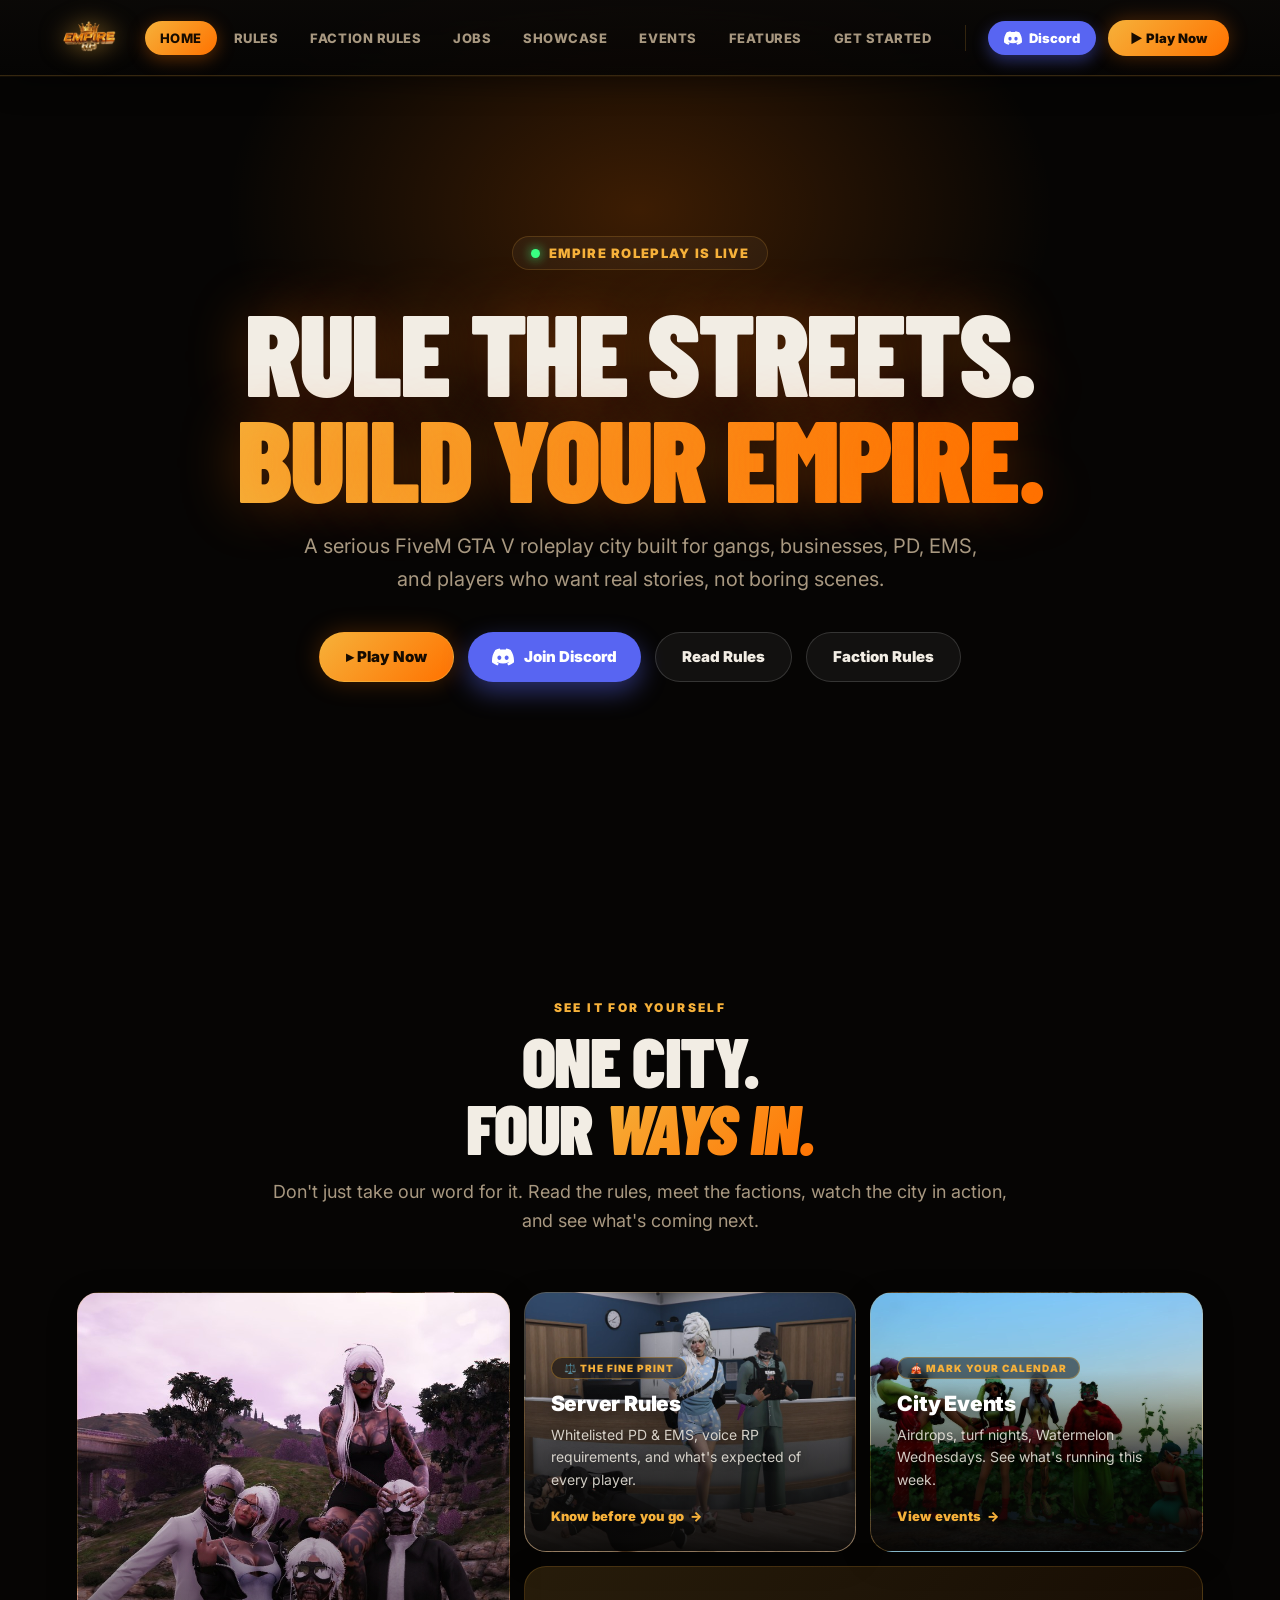
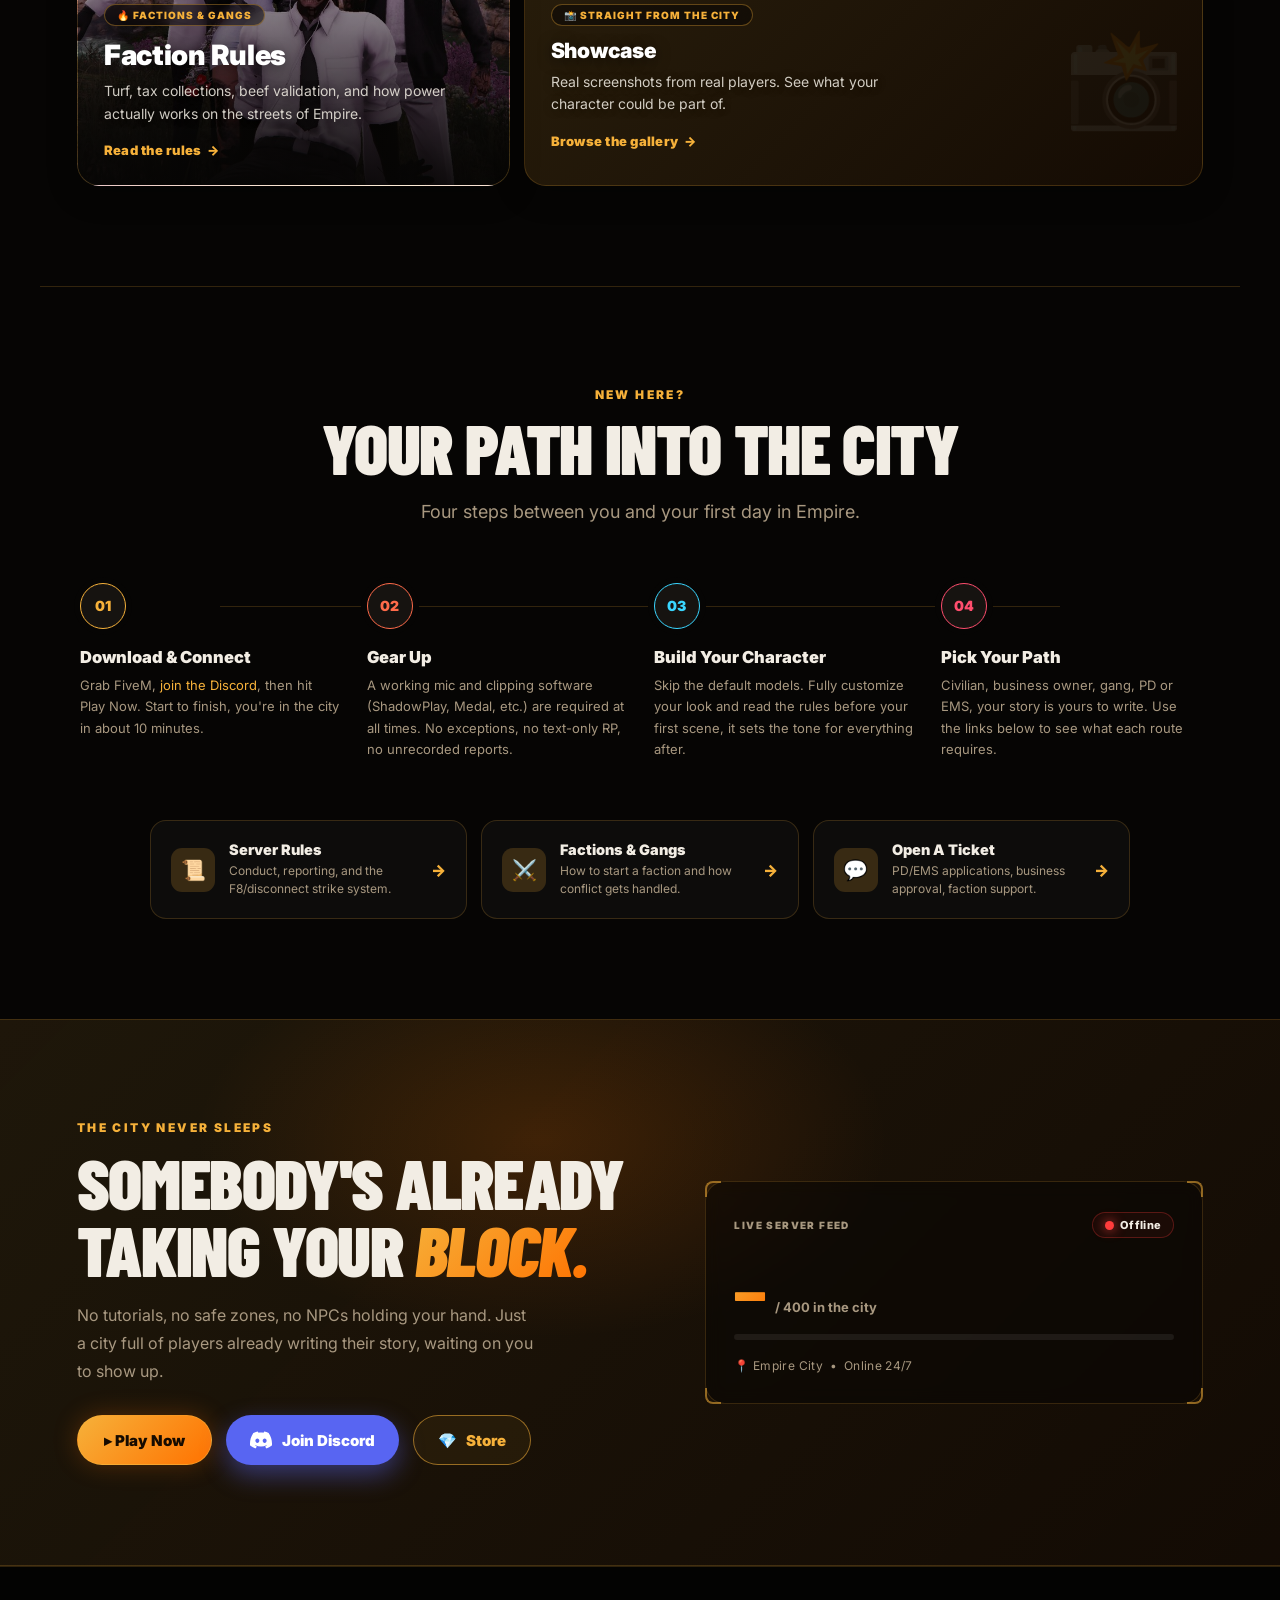
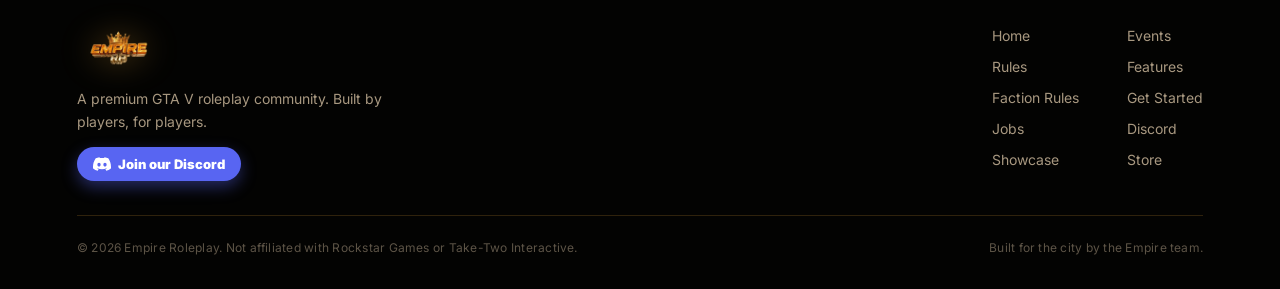
<file: index.html>
<!DOCTYPE html>
<html lang="en">
<head>
  <meta charset="UTF-8" />
  <meta name="viewport" content="width=device-width, initial-scale=1.0" />
  <title>Empire Roleplay</title>
  <link rel="icon" type="image/png" href="empire-logo.png" />
  <link rel="preconnect" href="https://fonts.googleapis.com">
  <link href="https://fonts.googleapis.com/css2?family=Barlow+Condensed:wght@400;700;900&family=Inter:wght@400;600;800;900&display=swap" rel="stylesheet">
  <link rel="stylesheet" href="site.css">
  <style>
    /* ── HERO ── */
    .hero {
      min-height: 100vh;
      display: grid; place-items: center;
      text-align: center;
      padding: 100px 6% 70px;
      position: relative; overflow: hidden;
    }
    .hero-bg {
      position: absolute; inset: 0; z-index: 0;
      background:
        url('https://images.unsplash.com/photo-1519501025264-65ba15a82390?auto=format&fit=crop&w=1800&q=80')
        center/cover no-repeat;
    }
    .hero-bg::after {
      content: ''; position: absolute; inset: 0;
      background: linear-gradient(180deg, rgba(6,5,4,.6) 0%, rgba(6,5,4,.92) 100%);
    }
    .hero-glow {
      position: absolute; top: -10%; left: 50%; transform: translateX(-50%);
      width: 900px; height: 600px;
      background: radial-gradient(ellipse, rgba(255,114,0,.22) 0%, transparent 65%);
      z-index: 1; pointer-events: none;
      animation: glowDrift 9s ease-in-out infinite;
    }
    .particles { position: absolute; inset: 0; z-index: 1; pointer-events: none; overflow: hidden; }
    .particle {
      position: absolute; border-radius: 50%;
      background: rgba(246,177,58,.55);
      animation: rise var(--dur,14s) var(--del,0s) ease-in infinite;
      opacity: 0;
    }
    @keyframes rise {
      0% { opacity: 0; transform: translateY(0) scale(1); }
      15% { opacity: .7; }
      85% { opacity: .3; }
      100% { opacity: 0; transform: translateY(-110vh) scale(.4); }
    }
    .hero-content { position: relative; z-index: 2; }
    .live-badge {
      display: inline-flex; align-items: center; gap: 9px;
      padding: 8px 18px;
      border: 1px solid var(--line);
      border-radius: 999px;
      background: rgba(255,255,255,.04);
      color: var(--gold); font-weight: 900; font-size: 13px;
      letter-spacing: .1em; text-transform: uppercase;
      margin-bottom: 28px;
    }
    .hero h1 {
      font-family: 'Barlow Condensed', sans-serif;
      font-size: clamp(56px, 9vw, 120px);
      font-weight: 900; line-height: .92;
      text-transform: uppercase; letter-spacing: -.02em;
      text-shadow: 0 0 60px rgba(255,114,0,.3);
      margin-bottom: 20px;
    }
    .hero h1 em {
      font-style: normal;
      background: linear-gradient(90deg, var(--gold), var(--gold2));
      -webkit-background-clip: text; -webkit-text-fill-color: transparent;
      background-clip: text;
    }
    .hero-sub {
      max-width: 680px; margin: 0 auto 36px;
      color: var(--muted); font-size: clamp(16px,2vw,20px); line-height: 1.65;
    }
    .hero-actions { display: flex; gap: 14px; justify-content: center; flex-wrap: wrap; margin-bottom: 12px; }

    /* ── SECTIONS ── */
    section { padding: 100px 6%; }
    .section-label { color: var(--gold); font-weight: 900; text-transform: uppercase; letter-spacing: .2em; font-size: 12px; margin-bottom: 12px; }
    h2 {
      font-family: 'Barlow Condensed', sans-serif;
      font-size: clamp(38px, 5.5vw, 72px);
      font-weight: 900; letter-spacing: -.02em;
      line-height: .95; text-transform: uppercase; margin-bottom: 16px;
    }
    .section-head { text-align: center; max-width: 760px; margin: 0 auto 56px; }
    .section-head p { color: var(--muted); font-size: 18px; line-height: 1.65; }

    /* ── EXPLORE GRID ── */
    .explore-grid {
      display: grid;
      grid-template-columns: 1.3fr 1fr 1fr;
      grid-template-rows: 260px 220px;
      gap: 14px;
      max-width: 1200px; margin: 0 auto;
    }
    .explore-tile {
      position: relative; display: flex; flex-direction: column; justify-content: flex-end;
      border-radius: var(--r); overflow: hidden;
      border: 1px solid var(--line);
      background-color: var(--panel2);
      background-size: cover; background-position: center;
      box-shadow: 0 8px 30px rgba(0,0,0,.3);
      transition: transform .3s cubic-bezier(.22,1,.36,1), border-color .25s, box-shadow .3s;
    }
    .explore-tile:hover {
      transform: translateY(-5px);
      border-color: rgba(255,255,255,.7);
      box-shadow: 0 0 6px rgba(255,255,255,.45), 0 0 22px rgba(246,177,58,.4), 0 18px 44px rgba(0,0,0,.45);
    }
    .explore-tile.big { grid-column: 1; grid-row: 1 / 3; }
    .explore-tile.accent {
      grid-column: 2 / 4; grid-row: 2;
      justify-content: center;
      background: linear-gradient(135deg, rgba(246,177,58,.14), rgba(255,114,0,.06));
    }
    .explore-tile.accent::before {
      content: '📸'; position: absolute; right: 18px; top: 50%; transform: translateY(-50%);
      font-size: 96px; opacity: .08; pointer-events: none;
    }
    .explore-overlay {
      position: absolute; inset: 0;
      background: linear-gradient(180deg, rgba(6,5,4,0) 30%, rgba(6,5,4,.92) 100%);
      transition: background .3s;
    }
    .explore-tile:hover .explore-overlay { background: linear-gradient(180deg, rgba(6,5,4,.08) 15%, rgba(6,5,4,.95) 100%); }
    .explore-body { position: relative; z-index: 1; padding: 26px; width: 100%; }
    .explore-tag {
      display: inline-flex; align-items: center; gap: 5px;
      background: rgba(6,5,4,.5); border: 1px solid rgba(246,177,58,.35);
      color: var(--gold); border-radius: 999px; padding: 4px 12px;
      font-size: 10px; font-weight: 900; letter-spacing: .1em;
      text-transform: uppercase; margin-bottom: 12px; width: fit-content;
      backdrop-filter: blur(6px);
    }
    .explore-tile h3 {
      color: #fff; font-size: 21px; font-weight: 900; margin-bottom: 8px;
      letter-spacing: -.01em; text-shadow: 0 2px 14px rgba(0,0,0,.5);
    }
    .explore-tile.big h3 { font-size: 28px; }
    .explore-tile p {
      color: rgba(242,237,228,.85); line-height: 1.6; font-size: 14px;
      max-width: 380px; margin-bottom: 14px; text-shadow: 0 1px 10px rgba(0,0,0,.45);
    }
    .explore-link {
      display: inline-flex; align-items: center; gap: 6px;
      color: var(--gold); font-weight: 900; font-size: 13px; letter-spacing: .02em;
    }
    .explore-link i { font-style: normal; display: inline-block; transition: transform .25s; }
    .explore-tile:hover .explore-link i { transform: translateX(4px); }

    .divider { border: none; border-top: 1px solid var(--line); max-width: 1200px; margin: 0 auto; }

    /* ── GET STARTED (path + quick links) ── */
    .path-track {
      max-width: 1120px; margin: 0 auto 60px;
      display: grid; grid-template-columns: repeat(4, 1fr); gap: 28px;
      position: relative;
    }
    .path-track::before {
      content: ''; position: absolute; top: 23px; left: 12.5%; right: 12.5%;
      height: 1px; background: var(--line); z-index: 0;
    }
    .path-step { position: relative; z-index: 1; }
    .path-num {
      width: 46px; height: 46px; border-radius: 50%;
      background: var(--panel2); border: 1px solid var(--cat); color: var(--cat);
      font-weight: 900; font-size: 14px; letter-spacing: .02em;
      display: flex; align-items: center; justify-content: center;
      margin-bottom: 18px; box-shadow: 0 0 0 6px var(--bg);
    }
    .path-step h3 { font-size: 16.5px; font-weight: 900; margin-bottom: 8px; }
    .path-step p { color: var(--muted); font-size: 13px; line-height: 1.65; }

    .quicklinks { max-width: 980px; margin: 0 auto; display: grid; grid-template-columns: repeat(3, 1fr); gap: 14px; }
    .quicklink-card {
      display: flex; align-items: center; gap: 14px;
      background: rgba(255,255,255,.032); border: 1px solid var(--line);
      border-radius: 16px; padding: 20px;
      transition: border-color .25s, background .25s, transform .25s;
    }
    .quicklink-card:hover { transform: translateY(-3px); background: rgba(255,255,255,.05); border-color: rgba(246,177,58,.4); }
    .quicklink-icon {
      font-size: 20px; width: 44px; height: 44px; flex-shrink: 0; border-radius: 11px;
      background: var(--gold-dim); display: flex; align-items: center; justify-content: center;
    }
    .quicklink-card h4 { font-size: 14.5px; font-weight: 900; margin-bottom: 4px; }
    .quicklink-card p { color: var(--muted); font-size: 12px; line-height: 1.5; }
    .quicklink-arrow { margin-left: auto; color: var(--gold); font-weight: 900; flex-shrink: 0; transition: transform .25s; }
    .quicklink-card:hover .quicklink-arrow { transform: translateX(4px); }

    /* ── CTA ── */
    .cta-section {
      background: linear-gradient(135deg, rgba(246,177,58,.1), rgba(255,114,0,.05));
      border-top: 1px solid var(--line); border-bottom: 1px solid var(--line);
      position: relative; overflow: hidden;
    }
    .cta-section::before {
      content: ''; position: absolute; top: -80px; left: 15%;
      width: 700px; height: 400px;
      background: radial-gradient(ellipse, rgba(255,114,0,.16) 0%, transparent 70%);
      pointer-events: none;
    }
    .cta-grid {
      position: relative; z-index: 1;
      max-width: 1180px; margin: 0 auto;
      display: grid; grid-template-columns: 1.15fr 1fr; gap: 56px; align-items: center;
    }
    .cta-copy .section-label { margin-bottom: 14px; }
    .cta-copy h2 { text-align: left; margin-bottom: 18px; }
    .cta-copy p { color: var(--muted); font-size: 16px; line-height: 1.75; max-width: 460px; margin-bottom: 30px; }
    .cta-actions { display: flex; gap: 14px; flex-wrap: wrap; }

    .cta-panel {
      position: relative;
      background: rgba(8,6,4,.55);
      border: 1px solid var(--line);
      border-radius: 20px;
      padding: 30px 28px;
      backdrop-filter: blur(8px);
      transition: border-color .35s, box-shadow .35s;
    }
    .cta-panel:hover {
      border-color: rgba(246,177,58,.55);
      box-shadow: 0 0 0 1px rgba(246,177,58,.15), 0 0 50px rgba(246,177,58,.3), 0 24px 60px rgba(0,0,0,.45);
    }
    .cta-corner {
      position: absolute; width: 16px; height: 16px;
      border: 2px solid var(--gold); opacity: .55;
      transition: opacity .35s, width .35s, height .35s;
    }
    .cta-corner.tl { top: -1px; left: -1px; border-right: none; border-bottom: none; border-radius: 8px 0 0 0; }
    .cta-corner.tr { top: -1px; right: -1px; border-left: none; border-bottom: none; border-radius: 0 8px 0 0; }
    .cta-corner.bl { bottom: -1px; left: -1px; border-right: none; border-top: none; border-radius: 0 0 0 8px; }
    .cta-corner.br { bottom: -1px; right: -1px; border-left: none; border-top: none; border-radius: 0 0 8px 0; }
    .cta-panel:hover .cta-corner { opacity: 1; width: 24px; height: 24px; }
    .cta-panel-top { display: flex; align-items: center; justify-content: space-between; gap: 12px; margin-bottom: 26px; flex-wrap: wrap; }
    .cta-panel-top .server-status { padding: 5px 12px; font-size: 11px; gap: 6px; }
    .cta-panel-tag { font-size: 10px; font-weight: 900; letter-spacing: .14em; text-transform: uppercase; color: var(--muted); }
    .cta-panel-readout { display: flex; align-items: baseline; gap: 9px; margin-bottom: 16px; }
    .cta-panel-num {
      font-family: 'Barlow Condensed', sans-serif; font-size: 54px; font-weight: 900; line-height: 1;
      background: linear-gradient(135deg, var(--gold), var(--gold2));
      -webkit-background-clip: text; -webkit-text-fill-color: transparent; background-clip: text;
    }
    .cta-panel-of { color: var(--muted); font-weight: 700; font-size: 13px; }
    .cta-panel-bar { height: 6px; border-radius: 999px; background: rgba(255,255,255,.07); overflow: hidden; margin-bottom: 18px; }
    .cta-panel-fill {
      height: 100%; width: 0%; border-radius: 999px;
      background: linear-gradient(90deg, var(--gold), var(--gold2));
      box-shadow: 0 0 14px rgba(246,177,58,.6);
      transition: width 1s cubic-bezier(.22,1,.36,1);
    }
    .cta-panel-foot { color: var(--muted); font-size: 12px; letter-spacing: .03em; }

    /* ── HERO ENTRANCES ── */
    .hero-content > .live-badge   { animation: heroRise .7s .15s both cubic-bezier(.22,1,.36,1); }
    .hero-content > h1            { animation: heroRise .8s .28s both cubic-bezier(.22,1,.36,1); }
    .hero-content > .hero-sub     { animation: heroRise .8s .42s both cubic-bezier(.22,1,.36,1); }
    .hero-content > .hero-actions { animation: heroRise .8s .56s both cubic-bezier(.22,1,.36,1); }

    /* ── PAGE RESPONSIVE ── */
    @media (max-width: 900px) and (min-width: 601px) {
      .explore-grid { grid-template-columns: 1fr 1fr; grid-template-rows: 220px 180px 180px; }
      .explore-tile.big { grid-column: 1 / 3; grid-row: 1; }
      .explore-tile.accent { grid-column: 1 / 3; grid-row: 3; }
      .explore-grid > a:nth-of-type(2) { grid-column: 1; grid-row: 2; }
      .explore-grid > a:nth-of-type(3) { grid-column: 2; grid-row: 2; }
      .cta-grid { grid-template-columns: 1fr; gap: 36px; }
      .cta-copy p { max-width: 100%; }
      .path-track { grid-template-columns: 1fr 1fr; row-gap: 32px; }
      .path-track::before { display: none; }
      .quicklinks { grid-template-columns: 1fr; }
    }
    @media (max-width: 600px) {
      .explore-grid { grid-template-columns: 1fr; grid-template-rows: none; }
      .explore-tile, .explore-tile.big, .explore-tile.accent { grid-column: 1; grid-row: auto; height: 240px; }
      .explore-tile.accent::before { font-size: 70px; }
      .path-track { grid-template-columns: 1fr; gap: 26px; }
      .path-track::before { display: none; }
      .quicklinks { grid-template-columns: 1fr; }
      .cta-grid { grid-template-columns: 1fr; gap: 30px; }
      .cta-copy p { max-width: 100%; }
      .cta-actions { gap: 10px; }
      section { padding: 70px 5%; }
      .hero { padding: 90px 5% 60px; }
    }
  </style>
</head>
<body>

  <!-- Discord logo (reused via <use>) -->
  <svg width="0" height="0" style="position:absolute" aria-hidden="true" focusable="false">
    <symbol id="discord-logo" viewBox="0 0 24 24">
      <path fill="currentColor" d="M20.317 4.3698a19.7913 19.7913 0 0 0-4.8851-1.5152.0741.0741 0 0 0-.0785.0371c-.211.3753-.4447.8648-.6083 1.2495-1.8447-.2762-3.68-.2762-5.4868 0-.1636-.3933-.4058-.8742-.6177-1.2495a.077.077 0 0 0-.0785-.037 19.7363 19.7363 0 0 0-4.8852 1.515.0699.0699 0 0 0-.0321.0277C.5334 9.0458-.319 13.5799.0992 18.0578a.0824.0824 0 0 0 .0312.0561c2.0528 1.5076 4.0413 2.4228 5.9929 3.0294a.0777.0777 0 0 0 .0842-.0276c.4616-.6304.8731-1.2952 1.226-1.9942a.076.076 0 0 0-.0416-.1057c-.6528-.2476-1.2743-.5495-1.8722-.8923a.077.077 0 0 1-.0076-.1277c.1258-.0943.2517-.1923.3718-.2914a.0743.0743 0 0 1 .0776-.0105c3.9278 1.7933 8.18 1.7933 12.0614 0a.0739.0739 0 0 1 .0785.0095c.1202.099.246.1981.3728.2924a.077.077 0 0 1-.0066.1276 12.2986 12.2986 0 0 1-1.873.8914.0766.0766 0 0 0-.0407.1067c.3604.698.7719 1.3628 1.225 1.9932a.076.076 0 0 0 .0842.0286c1.961-.6067 3.9495-1.5219 6.0023-3.0294a.077.077 0 0 0 .0313-.0552c.5004-5.177-.8382-9.6739-3.5485-13.6604a.061.061 0 0 0-.0312-.0286ZM8.02 15.3312c-1.1825 0-2.1569-1.0857-2.1569-2.419 0-1.3332.9555-2.4189 2.157-2.4189 1.2108 0 2.1757 1.0952 2.1568 2.419 0 1.3332-.9555 2.4189-2.1569 2.4189Zm7.9748 0c-1.1825 0-2.1569-1.0857-2.1569-2.419 0-1.3332.9554-2.4189 2.1569-2.4189 1.2108 0 2.1757 1.0952 2.1568 2.419 0 1.3332-.946 2.4189-2.1568 2.4189Z"/>
    </symbol>
  </svg>

    <!-- NAV -->
  <nav class="nav" id="mainNav">
    <a class="brand" href="https://empireroleplay.net/">
      <img src="empire-logo.png" alt="Empire RP Logo">
    </a>
    <div class="nav-links">
      <a href="https://empireroleplay.net/" class="active">Home</a>
      <a href="https://empireroleplay.net/rules">Rules</a>
      <a href="https://empireroleplay.net/faction-rules">Faction Rules</a>
      <a href="https://empireroleplay.net/jobboard">Jobs</a>
      <a href="https://empireroleplay.net/showcase">Showcase</a>
      <a href="https://empireroleplay.net/events">Events</a>
      <a href="https://empireroleplay.net/#features">Features</a>
      <a href="https://empireroleplay.net/#start">Get Started</a>
    </div>
    <div class="nav-divider"></div>
    <div class="nav-actions">
      <a class="btn-discord sm" href="https://discord.gg/empirerp" target="_blank" rel="noopener"><svg aria-hidden="true"><use href="#discord-logo"/></svg> Discord</a>
      <a href="fivem://connect/zjva9ey" class="btn-nav">&#9658; Play Now</a>
    </div>
    <div class="hamburger" id="hamburger" aria-label="Menu">
      <span></span><span></span><span></span>
    </div>
  </nav>
  <div class="mobile-menu" id="mobileMenu">
    <a href="https://empireroleplay.net/" class="active">Home</a>
    <a href="https://empireroleplay.net/rules">Rules</a>
    <a href="https://empireroleplay.net/faction-rules">Faction Rules</a>
      <a href="https://empireroleplay.net/jobboard">Jobs</a>
    <a href="https://empireroleplay.net/showcase">Showcase</a>
    <a href="https://empireroleplay.net/events">Events</a>
    <a href="https://empireroleplay.net/#features">Features</a>
    <a href="https://empireroleplay.net/#start">Get Started</a>
    <a class="btn-discord" href="https://discord.gg/empirerp" target="_blank" rel="noopener" style="justify-content:center;border-bottom:none"><svg aria-hidden="true"><use href="#discord-logo"/></svg> Join Discord</a>
    <a href="fivem://connect/zjva9ey" class="btn" style="text-align:center">&#9658; Play Now</a>
  </div>

  <!-- HERO -->
  <header id="home" class="hero">
    <div class="hero-bg"></div>
    <div class="hero-glow"></div>
    <div class="particles" id="particles"></div>
    <div class="hero-content">
      <div class="live-badge"><span class="dot"></span> <span id="liveBadgeText">Empire Roleplay is Live</span></div>
      <h1>Rule the Streets.<br><em>Build Your Empire.</em></h1>
      <p class="hero-sub">A serious FiveM GTA V roleplay city built for gangs, businesses, PD, EMS, and players who want real stories, not boring scenes.</p>
      <div class="hero-actions">
        <a class="btn" href="fivem://connect/zjva9ey">▸ Play Now</a>
        <a class="btn-discord" href="https://discord.gg/empirerp" target="_blank" rel="noopener"><svg aria-hidden="true"><use href="#discord-logo"/></svg> Join Discord</a>
        <a class="btn ghost" href="https://empireroleplay.net/rules">Read Rules</a>
        <a class="btn ghost" href="https://empireroleplay.net/faction-rules">Faction Rules</a>
      </div>
    </div>
  </header>

  <!-- EXPLORE -->
  <section id="features">
    <div class="section-head reveal">
      <div class="section-label">See It For Yourself</div>
      <h2>One city.<br>Four <em style="font-style:italic;background:linear-gradient(135deg,var(--gold),var(--gold2));-webkit-background-clip:text;-webkit-text-fill-color:transparent;background-clip:text;">ways in.</em></h2>
      <p>Don't just take our word for it. Read the rules, meet the factions, watch the city in action, and see what's coming next.</p>
    </div>
    <div class="explore-grid">

      <a href="https://empireroleplay.net/faction-rules" class="explore-tile big reveal" style="background-image:url('gallery-1.jpg')">
        <div class="explore-overlay"></div>
        <div class="explore-body">
          <div class="explore-tag">🔥 Factions & Gangs</div>
          <h3>Faction Rules</h3>
          <p>Turf, tax collections, beef validation, and how power actually works on the streets of Empire.</p>
          <span class="explore-link">Read the rules <i>&rarr;</i></span>
        </div>
      </a>

      <a href="https://empireroleplay.net/rules" class="explore-tile reveal" style="background-image:url('gallery-ems.jpg')">
        <div class="explore-overlay"></div>
        <div class="explore-body">
          <div class="explore-tag">⚖️ The Fine Print</div>
          <h3>Server Rules</h3>
          <p>Whitelisted PD &amp; EMS, voice RP requirements, and what's expected of every player.</p>
          <span class="explore-link">Know before you go <i>&rarr;</i></span>
        </div>
      </a>

      <a href="https://empireroleplay.net/events" class="explore-tile reveal" style="background-image:url('gallery-watermelon.jpg')">
        <div class="explore-overlay"></div>
        <div class="explore-body">
          <div class="explore-tag">🎪 Mark Your Calendar</div>
          <h3>City Events</h3>
          <p>Airdrops, turf nights, Watermelon Wednesdays. See what's running this week.</p>
          <span class="explore-link">View events <i>&rarr;</i></span>
        </div>
      </a>

      <a href="https://empireroleplay.net/showcase" class="explore-tile accent reveal">
        <div class="explore-body">
          <div class="explore-tag">📸 Straight From The City</div>
          <h3>Showcase</h3>
          <p>Real screenshots from real players. See what your character could be part of.</p>
          <span class="explore-link">Browse the gallery <i>&rarr;</i></span>
        </div>
      </a>

    </div>
  </section>

  <hr class="divider">

  <!-- GET STARTED -->
  <section id="start">
    <div class="section-head reveal">
      <div class="section-label">New Here?</div>
      <h2>Your Path Into The City</h2>
      <p>Four steps between you and your first day in Empire.</p>
    </div>

    <div class="path-track">
      <div class="path-step reveal" style="--cat:#f6b13a">
        <div class="path-num">01</div>
        <h3>Download &amp; Connect</h3>
        <p>Grab FiveM, <a href="https://discord.gg/empirerp" target="_blank" style="color:var(--gold)">join the Discord</a>, then hit Play Now. Start to finish, you're in the city in about 10 minutes.</p>
      </div>
      <div class="path-step reveal" style="--cat:#ff6b4a">
        <div class="path-num">02</div>
        <h3>Gear Up</h3>
        <p>A working mic and clipping software (ShadowPlay, Medal, etc.) are required at all times. No exceptions, no text-only RP, no unrecorded reports.</p>
      </div>
      <div class="path-step reveal" style="--cat:#3ad6ff">
        <div class="path-num">03</div>
        <h3>Build Your Character</h3>
        <p>Skip the default models. Fully customize your look and read the rules before your first scene, it sets the tone for everything after.</p>
      </div>
      <div class="path-step reveal" style="--cat:#ff4d6d">
        <div class="path-num">04</div>
        <h3>Pick Your Path</h3>
        <p>Civilian, business owner, gang, PD or EMS, your story is yours to write. Use the links below to see what each route requires.</p>
      </div>
    </div>

    <div class="quicklinks">
      <a href="https://empireroleplay.net/rules" class="quicklink-card reveal">
        <span class="quicklink-icon">📜</span>
        <div>
          <h4>Server Rules</h4>
          <p>Conduct, reporting, and the F8/disconnect strike system.</p>
        </div>
        <span class="quicklink-arrow">&rarr;</span>
      </a>
      <a href="https://empireroleplay.net/faction-rules" class="quicklink-card reveal">
        <span class="quicklink-icon">⚔️</span>
        <div>
          <h4>Factions &amp; Gangs</h4>
          <p>How to start a faction and how conflict gets handled.</p>
        </div>
        <span class="quicklink-arrow">&rarr;</span>
      </a>
      <a href="https://discord.gg/empirerp" target="_blank" class="quicklink-card reveal">
        <span class="quicklink-icon">💬</span>
        <div>
          <h4>Open A Ticket</h4>
          <p>PD/EMS applications, business approval, faction support.</p>
        </div>
        <span class="quicklink-arrow">&rarr;</span>
      </a>
    </div>

  </section>


  <!-- CTA -->
  <section id="discord" class="cta-section">
    <div class="cta-grid">

      <div class="cta-copy reveal">
        <div class="section-label">The City Never Sleeps</div>
        <h2>Somebody's already<br>taking your <em style="font-style:italic;background:linear-gradient(135deg,var(--gold),var(--gold2));-webkit-background-clip:text;-webkit-text-fill-color:transparent;background-clip:text;">block.</em></h2>
        <p>No tutorials, no safe zones, no NPCs holding your hand. Just a city full of players already writing their story, waiting on you to show up.</p>
        <div class="cta-actions">
          <a class="btn" href="fivem://connect/zjva9ey">▸ Play Now</a>
          <a class="btn-discord" href="https://discord.gg/empirerp" target="_blank" rel="noopener"><svg aria-hidden="true"><use href="#discord-logo"/></svg> Join Discord</a>
          <a id="store" class="btn-store" href="https://empireroleplay.tebex.io" target="_blank" rel="noopener"><span class="gem">💎</span> Store</a>
        </div>
      </div>

      <div class="cta-panel reveal">
        <span class="cta-corner tl"></span><span class="cta-corner tr"></span><span class="cta-corner bl"></span><span class="cta-corner br"></span>
        <div class="cta-panel-top">
          <span class="cta-panel-tag">Live Server Feed</span>
          <span class="server-status" id="ctaStatus"><span class="dot"></span><span id="ctaStatusText">Checking</span></span>
        </div>
        <div class="cta-panel-readout">
          <span class="cta-panel-num" id="ctaPlayerNum">--</span>
          <span class="cta-panel-of">/ <span id="ctaPlayerMax">400</span> in the city</span>
        </div>
        <div class="cta-panel-bar"><div class="cta-panel-fill" id="ctaFill"></div></div>
        <div class="cta-panel-foot">📍 Empire City &nbsp;•&nbsp; Online 24/7</div>
      </div>

    </div>
  </section>

  <!-- FOOTER -->
  <footer>
    <div class="footer-inner">
      <div class="footer-brand reveal">
        <img src="empire-logo.png" alt="Empire RP">
        <p>A premium GTA V roleplay community. Built by players, for players.</p>
        <a class="btn-discord sm" href="https://discord.gg/empirerp" target="_blank" rel="noopener"><svg aria-hidden="true"><use href="#discord-logo"/></svg> Join our Discord</a>
      </div>
      <div class="footer-links reveal">
        <a href="https://empireroleplay.net/#home">Home</a>
        <a href="https://empireroleplay.net/rules">Rules</a>
        <a href="https://empireroleplay.net/faction-rules">Faction Rules</a>
      <a href="https://empireroleplay.net/jobboard">Jobs</a>
        <a href="https://empireroleplay.net/showcase">Showcase</a>
        <a href="https://empireroleplay.net/events">Events</a>
        <a href="https://empireroleplay.net/#features">Features</a>
        <a href="https://empireroleplay.net/#start">Get Started</a>
        <a href="https://discord.gg/empirerp" target="_blank" rel="noopener">Discord</a>
        <a href="https://empireroleplay.tebex.io" target="_blank" rel="noopener">Store</a>
      </div>
    </div>
    <div class="footer-bottom">
      <p class="footer-copy">© 2026 Empire Roleplay. Not affiliated with Rockstar Games or Take-Two Interactive.</p>
      <p class="footer-copy">Built for the city by the Empire team.</p>
    </div>
  </footer>

  <script src="site.js"></script>
</body>
</html>
</file>
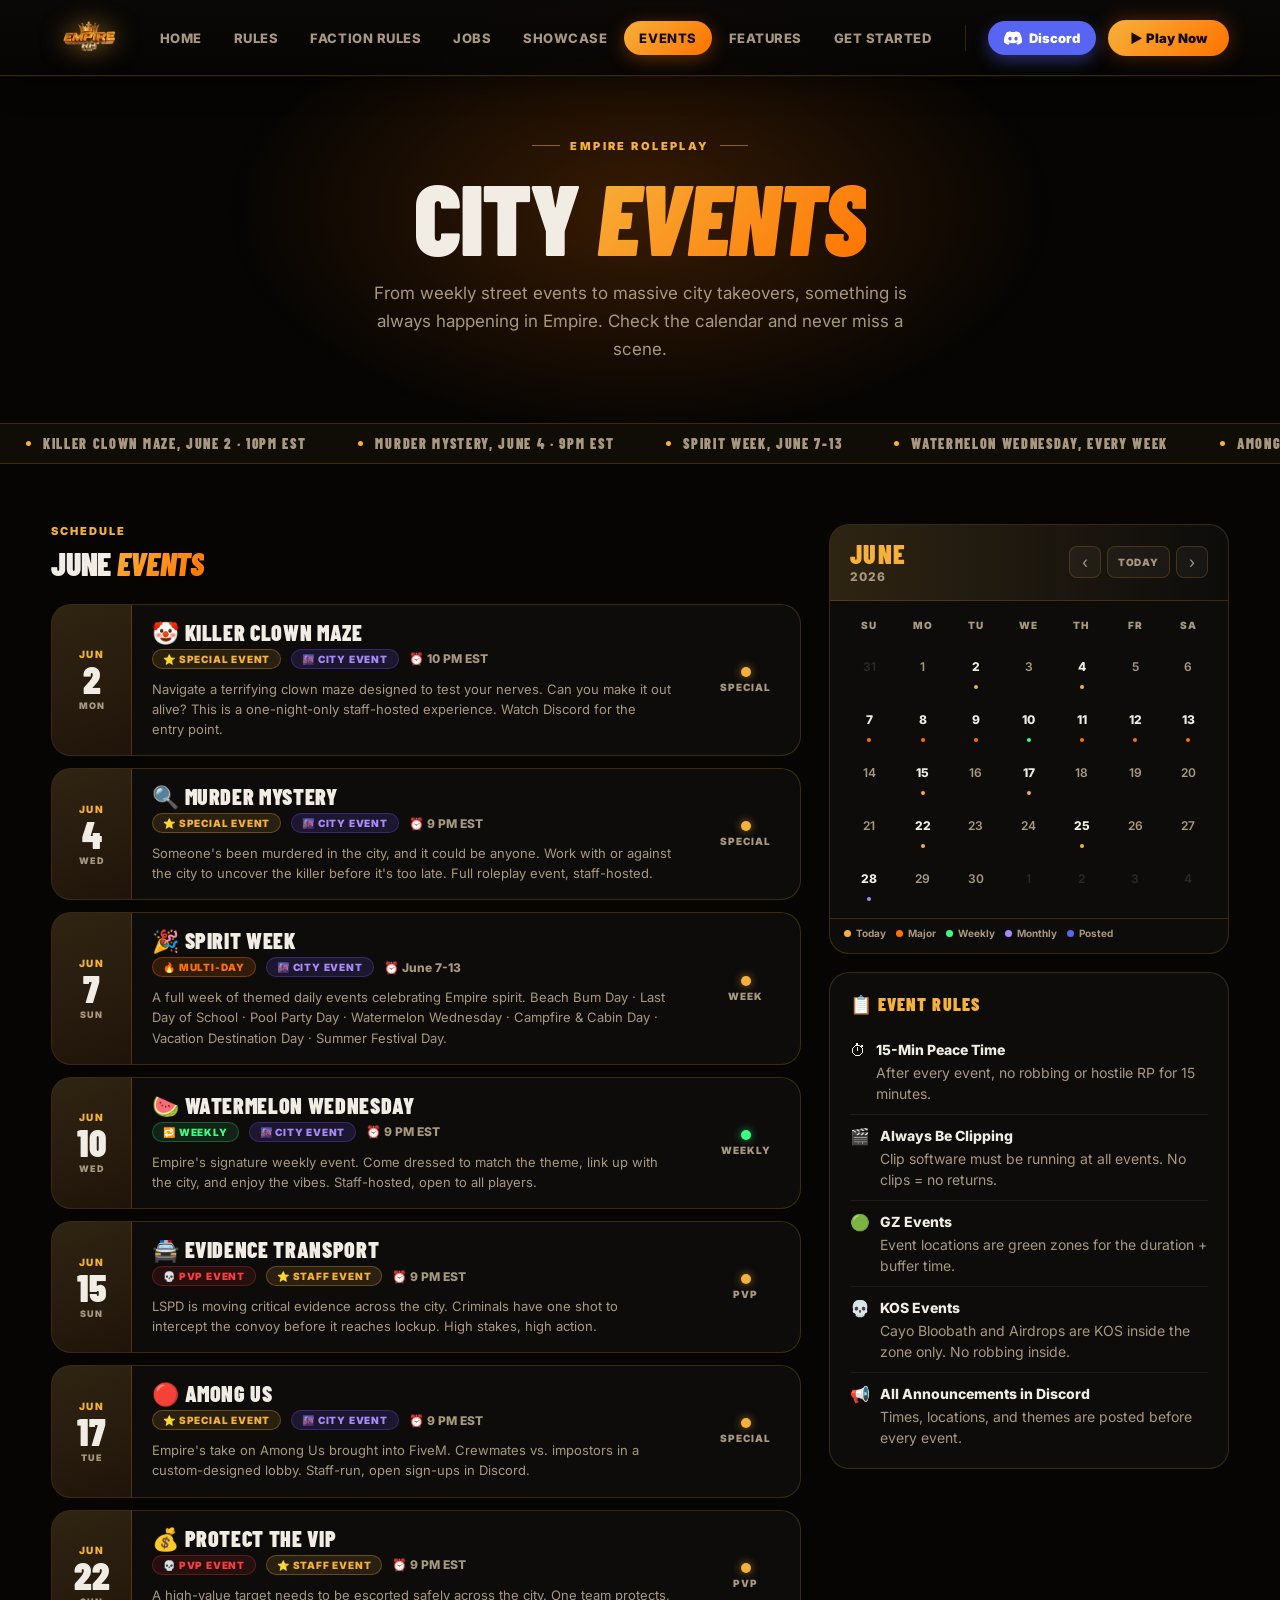
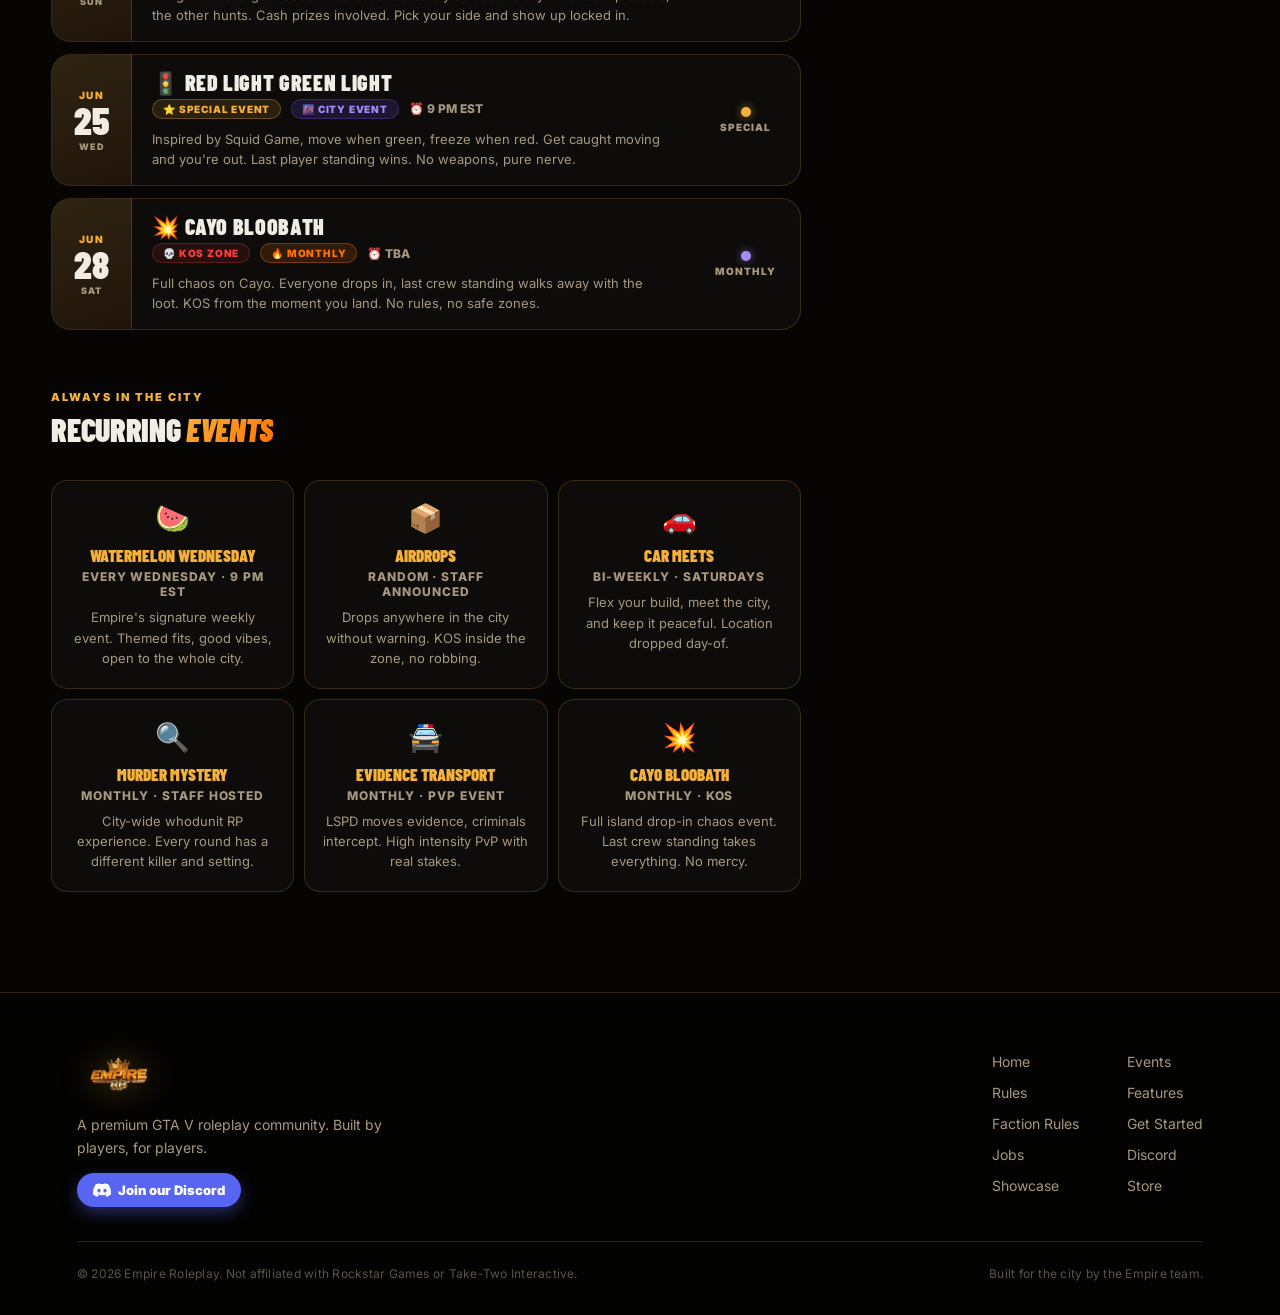
<file: events.html>
<!DOCTYPE html>
<html lang="en">
<head>
  <meta charset="UTF-8" />
  <meta name="viewport" content="width=device-width, initial-scale=1.0" />
  <title>Empire Roleplay, Events</title>
  <link rel="icon" type="image/png" href="empire-logo.png" />
  <link rel="preconnect" href="https://fonts.googleapis.com">
  <link href="https://fonts.googleapis.com/css2?family=Barlow+Condensed:ital,wght@0,400;0,700;0,900;1,900&family=Inter:wght@400;600;800;900&display=swap" rel="stylesheet">
  <link rel="stylesheet" href="site.css">
  <style>
    :root { --r: 20px; }

    /* ── HERO ── */
    .hero {
      min-height: 44vh; display: flex; align-items: center; justify-content: center;
      text-align: center; padding: 130px 6% 60px;
      position: relative; overflow: hidden;
    }
    .hero::before {
      content: ''; position: absolute; inset: 0;
      background:
        linear-gradient(rgba(6,5,4,.45), rgba(6,5,4,.9)),
        url('https://images.unsplash.com/photo-1470229722913-7c0e2dbbafd3?auto=format&fit=crop&w=1800&q=80') center/cover;
    }
    .hero-glow { position: absolute; top: -40px; left: 50%; transform: translateX(-50%); width: 900px; height: 500px; background: radial-gradient(ellipse, rgba(255,114,0,.2) 0%, transparent 65%); z-index: 1; pointer-events: none; }
    .hero-content { position: relative; z-index: 2; max-width: 800px; }
    .eyebrow { display: inline-flex; align-items: center; gap: 10px; color: var(--gold); font-weight: 900; text-transform: uppercase; letter-spacing: .22em; font-size: 11px; margin-bottom: 18px; }
    .eyebrow::before, .eyebrow::after { content: ''; display: block; width: 28px; height: 1px; background: var(--gold); opacity: .5; }
    h1 { font-family: 'Barlow Condensed', sans-serif; font-size: clamp(52px, 8vw, 100px); font-weight: 900; letter-spacing: -.02em; text-transform: uppercase; line-height: .9; margin-bottom: 18px; }
    h1 em { font-style: italic; background: linear-gradient(135deg, var(--gold), var(--gold2)); -webkit-background-clip: text; -webkit-text-fill-color: transparent; background-clip: text; }
    .hero-sub { color: var(--muted); font-size: 17px; line-height: 1.65; max-width: 560px; margin: 0 auto; }

    /* ── TICKER ── */
    .ticker-wrap { overflow: hidden; border-top: 1px solid var(--line); border-bottom: 1px solid var(--line); background: rgba(246,177,58,.04); padding: 11px 0; }
    .ticker { display: flex; animation: ticker 30s linear infinite; white-space: nowrap; }
    .ticker-item { display: inline-flex; align-items: center; gap: 12px; padding: 0 26px; font-family: 'Barlow Condensed', sans-serif; font-weight: 900; font-size: 14px; letter-spacing: .12em; text-transform: uppercase; color: var(--muted); }
    .ticker-dot { width: 5px; height: 5px; border-radius: 50%; background: var(--gold); flex-shrink: 0; }
    @keyframes ticker { 0%{transform:translateX(0)} 100%{transform:translateX(-50%)} }

    /* ── PAGE LAYOUT ── */
    .page-shell { max-width: 1300px; margin: 0 auto; padding: 60px 4% 100px; display: grid; grid-template-columns: 1fr 400px; gap: 28px; align-items: start; }

    /* ── SECTION LABELS ── */
    .sec-label { color: var(--gold); font-weight: 900; text-transform: uppercase; letter-spacing: .18em; font-size: 11px; margin-bottom: 6px; }
    .sec-title { font-family: 'Barlow Condensed', sans-serif; font-size: 32px; font-weight: 900; text-transform: uppercase; letter-spacing: -.01em; margin-bottom: 22px; }
    .sec-title em { font-style: italic; background: linear-gradient(135deg, var(--gold), var(--gold2)); -webkit-background-clip: text; -webkit-text-fill-color: transparent; background-clip: text; }

    /* ── EVENT CARDS ── */
    .events-list { display: flex; flex-direction: column; gap: 12px; }
    .event-card {
      background: rgba(255,255,255,.032);
      border: 1px solid var(--line);
      border-radius: var(--r);
      display: grid; grid-template-columns: 80px 1fr auto;
      gap: 0; overflow: hidden;
      transition: border-color .25s, box-shadow .25s, transform .25s;
    }
    .event-card:hover {
      transform: translateY(-3px);
      border-color: rgba(255,255,255,.75);
      box-shadow: 0 0 6px rgba(255,255,255,.5), 0 0 20px rgba(246,177,58,.45), 0 0 50px rgba(255,114,0,.2);
    }
    .event-card.live-posted { border-color: rgba(88,101,242,.4); }
    .event-card.live-posted:hover {
      border-color: rgba(88,101,242,.8);
      box-shadow: 0 0 6px rgba(88,101,242,.5), 0 0 20px rgba(88,101,242,.45), 0 0 50px rgba(88,101,242,.2);
    }
    .event-date {
      background: linear-gradient(160deg, rgba(246,177,58,.15), rgba(255,114,0,.08));
      border-right: 1px solid var(--line);
      display: flex; flex-direction: column; align-items: center; justify-content: center;
      padding: 16px 10px; text-align: center; flex-shrink: 0;
    }
    .event-date .month { font-size: 10px; font-weight: 900; text-transform: uppercase; letter-spacing: .14em; color: var(--gold); }
    .event-date .day { font-family: 'Barlow Condensed', sans-serif; font-size: 38px; font-weight: 900; line-height: 1; color: var(--text); }
    .event-date .dow { font-size: 9px; font-weight: 900; text-transform: uppercase; letter-spacing: .1em; color: var(--muted); margin-top: 2px; }
    .event-body { padding: 16px 20px; display: flex; flex-direction: column; justify-content: center; gap: 6px; }
    .event-name { font-family: 'Barlow Condensed', sans-serif; font-size: 22px; font-weight: 900; text-transform: uppercase; letter-spacing: .03em; line-height: 1; }
    .event-meta { display: flex; gap: 10px; flex-wrap: wrap; align-items: center; }
    .event-time { font-size: 12px; color: var(--muted); font-weight: 800; display: flex; align-items: center; gap: 5px; }
    .event-desc { font-size: 13px; color: var(--muted); line-height: 1.55; margin-top: 4px; }
    .event-posted-by { display: flex; align-items: center; gap: 8px; margin-top: 8px; padding-top: 8px; border-top: 1px solid rgba(255,255,255,.06); }
    .posted-pfp { width: 22px; height: 22px; border-radius: 50%; object-fit: cover; flex-shrink: 0; }
    .posted-pfp-placeholder { width: 22px; height: 22px; border-radius: 50%; background: linear-gradient(135deg,#5865F2,#4752c4); display: flex; align-items: center; justify-content: center; font-size: 11px; font-weight: 900; color: #fff; flex-shrink: 0; }
    .posted-info { font-size: 11px; color: var(--muted); }
    .posted-info strong { color: #a5b4fc; font-weight: 800; }
    .epill { display: inline-flex; align-items: center; gap: 4px; border-radius: 999px; padding: 3px 10px; font-size: 10px; font-weight: 900; letter-spacing: .08em; text-transform: uppercase; }
    .epill.recurring  { background: rgba(57,255,130,.1); border: 1px solid rgba(57,255,130,.25); color: #39ff82; }
    .epill.special    { background: rgba(246,177,58,.12); border: 1px solid rgba(246,177,58,.3); color: var(--gold); }
    .epill.community  { background: rgba(120,80,255,.15); border: 1px solid rgba(120,80,255,.3); color: #a78bfa; }
    .epill.pvp        { background: rgba(255,60,60,.1); border: 1px solid rgba(255,60,60,.25); color: var(--danger); }
    .epill.new        { background: rgba(255,114,0,.15); border: 1px solid rgba(255,114,0,.35); color: var(--gold2); }
    .epill.management { background: rgba(246,177,58,.15); border: 1px solid rgba(246,177,58,.35); color: var(--gold); }
    .event-status { padding: 16px 18px; display: flex; align-items: center; justify-content: center; }
    .status-badge { display: flex; flex-direction: column; align-items: center; gap: 4px; text-align: center; min-width: 72px; }
    .status-dot { width: 10px; height: 10px; border-radius: 50%; }
    .status-dot.upcoming { background: var(--gold); box-shadow: 0 0 8px rgba(246,177,58,.6); animation: blink 2s ease-in-out infinite; }
    .status-dot.weekly   { background: #39ff82; box-shadow: 0 0 8px rgba(57,255,130,.6); animation: blink 2s ease-in-out infinite; }
    .status-dot.monthly  { background: #a78bfa; box-shadow: 0 0 8px rgba(167,139,250,.6); }
    .status-dot.live     { background: #5865F2; box-shadow: 0 0 8px rgba(88,101,242,.6); animation: blink 2s ease-in-out infinite; }
    .status-text { font-size: 10px; font-weight: 900; letter-spacing: .1em; text-transform: uppercase; color: var(--muted); }
    @keyframes blink { 0%,100%{opacity:1} 50%{opacity:.4} }

    /* ── SIDEBAR ── */
    .sidebar { display: flex; flex-direction: column; gap: 18px; position: sticky; top: 90px; }

    /* ── MONTHLY CALENDAR ── */
    .cal-card { background: rgba(255,255,255,.032); border: 1px solid var(--line); border-radius: var(--r); overflow: hidden; }
    .cal-header {
      background: linear-gradient(90deg, rgba(246,177,58,.14), transparent);
      padding: 16px 20px; border-bottom: 1px solid var(--line);
      display: flex; align-items: center; justify-content: space-between;
    }
    .cal-header-left { display: flex; flex-direction: column; }
    .cal-month-name { font-family: 'Barlow Condensed', sans-serif; font-size: 26px; font-weight: 900; text-transform: uppercase; letter-spacing: .06em; color: var(--gold); line-height: 1; }
    .cal-year { font-size: 12px; color: var(--muted); font-weight: 800; letter-spacing: .1em; margin-top: 2px; }
    .cal-nav { display: flex; gap: 6px; align-items: center; }
    .cal-btn { width: 32px; height: 32px; border-radius: 8px; border: 1px solid var(--line); background: rgba(255,255,255,.04); color: var(--muted); font-size: 16px; cursor: pointer; transition: .2s; display: flex; align-items: center; justify-content: center; font-family: inherit; }
    .cal-btn:hover { border-color: var(--gold); color: var(--gold); background: rgba(246,177,58,.08); }
    .cal-today-btn { font-size: 10px; font-weight: 900; letter-spacing: .08em; text-transform: uppercase; padding: 0 10px; width: auto; }
    .cal-grid-wrap { padding: 14px 14px 10px; }
    .cal-dow-row { display: grid; grid-template-columns: repeat(7,1fr); gap: 2px; margin-bottom: 6px; }
    .cal-dow { text-align: center; font-size: 10px; font-weight: 900; text-transform: uppercase; letter-spacing: .1em; color: var(--muted); padding: 4px 0; }
    .cal-weeks { display: flex; flex-direction: column; gap: 2px; }
    .cal-week { display: grid; grid-template-columns: repeat(7,1fr); gap: 2px; }
    .cal-day {
      aspect-ratio: 1; display: flex; flex-direction: column; align-items: center; justify-content: center;
      border-radius: 8px; font-size: 12px; font-weight: 600;
      cursor: default; transition: background .15s; position: relative;
      color: var(--muted); gap: 1px;
    }
    .cal-day.other-month { opacity: .2; }
    .cal-day.today { background: rgba(246,177,58,.18); color: var(--gold); font-weight: 900; border: 1px solid rgba(246,177,58,.4); }
    .cal-day.has-event { color: var(--text); font-weight: 800; }
    .cal-day.selected:not(.today) { background: rgba(255,255,255,.1); outline: 1px solid rgba(255,255,255,.3); }
    .cal-day:hover:not(.other-month) { background: rgba(255,255,255,.07); }
    .cal-dots { display: flex; gap: 2px; align-items: center; justify-content: center; position: absolute; bottom: 3px; left: 0; right: 0; }
    .cal-dot { width: 4px; height: 4px; border-radius: 50%; flex-shrink: 0; }
    .cal-legend { padding: 8px 14px 14px; display: flex; gap: 10px; flex-wrap: wrap; border-top: 1px solid var(--line); margin-top: 4px; }
    .leg-item { display: flex; align-items: center; gap: 5px; font-size: 10px; color: var(--muted); font-weight: 700; }
    .leg-dot { width: 7px; height: 7px; border-radius: 50%; }
    .cal-selected-info { margin: 0 14px 14px; background: rgba(246,177,58,.07); border: 1px solid rgba(246,177,58,.18); border-radius: 12px; padding: 10px 14px; display: none; }
    .cal-selected-info.visible { display: block; }
    .cal-selected-date { font-family: 'Barlow Condensed', sans-serif; font-size: 15px; font-weight: 900; color: var(--gold); text-transform: uppercase; margin-bottom: 6px; }
    .cal-event-list { display: flex; flex-direction: column; gap: 4px; }
    .cal-event-item { font-size: 12px; color: var(--text); display: flex; align-items: center; gap: 6px; }
    .cal-event-item .cdot { width: 6px; height: 6px; border-radius: 50%; flex-shrink: 0; }

    /* Info card */
    .info-card { background: rgba(255,255,255,.032); border: 1px solid var(--line); border-radius: var(--r); padding: 20px; }
    .info-card h4 { font-family: 'Barlow Condensed', sans-serif; font-size: 18px; font-weight: 900; text-transform: uppercase; color: var(--gold); letter-spacing: .06em; margin-bottom: 14px; }
    .info-row { display: flex; align-items: flex-start; gap: 10px; padding: 10px 0; border-bottom: 1px solid rgba(255,255,255,.06); font-size: 14px; }
    .info-row:last-child { border-bottom: none; padding-bottom: 0; }
    .info-row-icon { font-size: 16px; flex-shrink: 0; margin-top: 1px; }
    .info-row-text { color: var(--muted); line-height: 1.5; }
    .info-row-text strong { color: var(--text); font-weight: 800; display: block; margin-bottom: 2px; }

    /* Discord CTA card */
    .discord-card { background: linear-gradient(135deg, rgba(246,177,58,.12), rgba(255,114,0,.06)); border: 1px solid rgba(246,177,58,.25); border-radius: var(--r); padding: 24px 20px; text-align: center; }
    .discord-card h4 { font-family: 'Barlow Condensed', sans-serif; font-size: 22px; font-weight: 900; text-transform: uppercase; margin-bottom: 8px; }
    .discord-card p { color: var(--muted); font-size: 13px; line-height: 1.6; margin-bottom: 16px; }

    /* ── RECURRING ── */
    .recurring-grid { display: grid; grid-template-columns: repeat(3, 1fr); gap: 10px; margin-top: 32px; }
    .rec-card { background: rgba(255,255,255,.03); border: 1px solid var(--line); border-radius: 16px; padding: 20px 18px; text-align: center; transition: border-color .25s, box-shadow .25s, transform .25s; }
    .rec-card:hover { transform: translateY(-3px); border-color: rgba(255,255,255,.6); box-shadow: 0 0 6px rgba(255,255,255,.4), 0 0 18px rgba(246,177,58,.35), 0 0 40px rgba(255,114,0,.18); }
    .rec-icon { font-size: 28px; margin-bottom: 10px; }
    .rec-name { font-family: 'Barlow Condensed', sans-serif; font-size: 17px; font-weight: 900; text-transform: uppercase; color: var(--gold); margin-bottom: 4px; }
    .rec-when { font-size: 12px; color: var(--muted); font-weight: 800; text-transform: uppercase; letter-spacing: .08em; margin-bottom: 8px; }
    .rec-desc { font-size: 13px; color: var(--muted); line-height: 1.55; }

    /* Toast */
    .toast { position: fixed; bottom: 28px; right: 28px; z-index: 9999; background: rgba(15,13,11,.95); border: 1px solid rgba(57,255,130,.3); border-radius: 14px; padding: 14px 20px; display: flex; align-items: center; gap: 12px; font-size: 14px; font-weight: 700; color: #39ff82; backdrop-filter: blur(20px); transform: translateY(100px); opacity: 0; transition: transform .4s cubic-bezier(.34,1.56,.64,1), opacity .3s; max-width: 320px; }
    .toast.show { transform: translateY(0); opacity: 1; }

    @media (max-width: 1000px) {
      .page-shell { grid-template-columns: 1fr; }
      .sidebar { order: -1; position: static; }
      .recurring-grid { grid-template-columns: 1fr 1fr; }
    }
    @media (max-width: 600px) {
      .event-card { grid-template-columns: 70px 1fr; }
      .event-status { display: none; }
      .recurring-grid { grid-template-columns: 1fr; }
    }
  </style>
</head>
<body>

  <!-- Discord logo (reused via <use>) -->
  <svg width="0" height="0" style="position:absolute" aria-hidden="true" focusable="false">
    <symbol id="discord-logo" viewBox="0 0 24 24">
      <path fill="currentColor" d="M20.317 4.3698a19.7913 19.7913 0 0 0-4.8851-1.5152.0741.0741 0 0 0-.0785.0371c-.211.3753-.4447.8648-.6083 1.2495-1.8447-.2762-3.68-.2762-5.4868 0-.1636-.3933-.4058-.8742-.6177-1.2495a.077.077 0 0 0-.0785-.037 19.7363 19.7363 0 0 0-4.8852 1.515.0699.0699 0 0 0-.0321.0277C.5334 9.0458-.319 13.5799.0992 18.0578a.0824.0824 0 0 0 .0312.0561c2.0528 1.5076 4.0413 2.4228 5.9929 3.0294a.0777.0777 0 0 0 .0842-.0276c.4616-.6304.8731-1.2952 1.226-1.9942a.076.076 0 0 0-.0416-.1057c-.6528-.2476-1.2743-.5495-1.8722-.8923a.077.077 0 0 1-.0076-.1277c.1258-.0943.2517-.1923.3718-.2914a.0743.0743 0 0 1 .0776-.0105c3.9278 1.7933 8.18 1.7933 12.0614 0a.0739.0739 0 0 1 .0785.0095c.1202.099.246.1981.3728.2924a.077.077 0 0 1-.0066.1276 12.2986 12.2986 0 0 1-1.873.8914.0766.0766 0 0 0-.0407.1067c.3604.698.7719 1.3628 1.225 1.9932a.076.076 0 0 0 .0842.0286c1.961-.6067 3.9495-1.5219 6.0023-3.0294a.077.077 0 0 0 .0313-.0552c.5004-5.177-.8382-9.6739-3.5485-13.6604a.061.061 0 0 0-.0312-.0286ZM8.02 15.3312c-1.1825 0-2.1569-1.0857-2.1569-2.419 0-1.3332.9555-2.4189 2.157-2.4189 1.2108 0 2.1757 1.0952 2.1568 2.419 0 1.3332-.9555 2.4189-2.1569 2.4189Zm7.9748 0c-1.1825 0-2.1569-1.0857-2.1569-2.419 0-1.3332.9554-2.4189 2.1569-2.4189 1.2108 0 2.1757 1.0952 2.1568 2.419 0 1.3332-.946 2.4189-2.1568 2.4189Z"/>
    </symbol>
  </svg>

  <!-- TOAST -->
  <div class="toast" id="toast"></div>

  <!-- NAV -->
  <nav class="nav" id="mainNav">
    <a class="brand" href="https://empireroleplay.net/">
      <img src="empire-logo.png" alt="Empire RP Logo">
    </a>
    <div class="nav-links">
      <a href="https://empireroleplay.net/">Home</a>
      <a href="https://empireroleplay.net/rules">Rules</a>
      <a href="https://empireroleplay.net/faction-rules">Faction Rules</a>
      <a href="https://empireroleplay.net/jobboard">Jobs</a>
      <a href="https://empireroleplay.net/showcase">Showcase</a>
      <a href="https://empireroleplay.net/events" class="active">Events</a>
      <a href="https://empireroleplay.net/#features">Features</a>
      <a href="https://empireroleplay.net/#start">Get Started</a>
    </div>
    <div class="nav-divider"></div>
    <div class="nav-actions">
      <a class="btn-discord sm" href="https://discord.gg/empirerp" target="_blank" rel="noopener"><svg aria-hidden="true"><use href="#discord-logo"/></svg> Discord</a>
      <a href="fivem://connect/zjva9ey" class="btn-nav">&#9658; Play Now</a>
    </div>
    <div class="hamburger" id="hamburger" aria-label="Menu">
      <span></span><span></span><span></span>
    </div>
  </nav>
  <div class="mobile-menu" id="mobileMenu">
    <a href="https://empireroleplay.net/">Home</a>
    <a href="https://empireroleplay.net/rules">Rules</a>
    <a href="https://empireroleplay.net/faction-rules">Faction Rules</a>
      <a href="https://empireroleplay.net/jobboard">Jobs</a>
    <a href="https://empireroleplay.net/showcase">Showcase</a>
    <a href="https://empireroleplay.net/events" class="active">Events</a>
    <a href="https://empireroleplay.net/#features">Features</a>
    <a href="https://empireroleplay.net/#start">Get Started</a>
    <a class="btn-discord" href="https://discord.gg/empirerp" target="_blank" rel="noopener" style="justify-content:center;border-bottom:none"><svg aria-hidden="true"><use href="#discord-logo"/></svg> Join Discord</a>
    <a href="fivem://connect/zjva9ey" class="btn" style="text-align:center">&#9658; Play Now</a>
  </div>

  <!-- HERO -->
  <section class="hero">
    <div class="hero-glow"></div>
    <div class="hero-content">
      <div class="eyebrow">Empire Roleplay</div>
      <h1>City <em>Events</em></h1>
      <p class="hero-sub">From weekly street events to massive city takeovers, something is always happening in Empire. Check the calendar and never miss a scene.</p>
    </div>
  </section>

  <!-- TICKER -->
  <div class="ticker-wrap">
    <div class="ticker" id="tickerInner">
      <span class="ticker-item"><span class="ticker-dot"></span> Killer Clown Maze, June 2 · 10PM EST</span>
      <span class="ticker-item"><span class="ticker-dot"></span> Murder Mystery, June 4 · 9PM EST</span>
      <span class="ticker-item"><span class="ticker-dot"></span> Spirit Week, June 7-13</span>
      <span class="ticker-item"><span class="ticker-dot"></span> Watermelon Wednesday, Every Week</span>
      <span class="ticker-item"><span class="ticker-dot"></span> Among Us, June 17 · 9PM EST</span>
      <span class="ticker-item"><span class="ticker-dot"></span> Evidence Transport, June 15 · 9PM EST</span>
      <span class="ticker-item"><span class="ticker-dot"></span> Red Light Green Light, June 25 · 9PM EST</span>
      <span class="ticker-item"><span class="ticker-dot"></span> Cayo Bloobath, June 28</span>
      <span class="ticker-item"><span class="ticker-dot"></span> Killer Clown Maze, June 2 · 10PM EST</span>
      <span class="ticker-item"><span class="ticker-dot"></span> Murder Mystery, June 4 · 9PM EST</span>
      <span class="ticker-item"><span class="ticker-dot"></span> Spirit Week, June 7-13</span>
      <span class="ticker-item"><span class="ticker-dot"></span> Watermelon Wednesday, Every Week</span>
      <span class="ticker-item"><span class="ticker-dot"></span> Among Us, June 17 · 9PM EST</span>
      <span class="ticker-item"><span class="ticker-dot"></span> Evidence Transport, June 15 · 9PM EST</span>
      <span class="ticker-item"><span class="ticker-dot"></span> Red Light Green Light, June 25 · 9PM EST</span>
      <span class="ticker-item"><span class="ticker-dot"></span> Cayo Bloobath, June 28</span>
    </div>
  </div>

  <!-- MAIN LAYOUT -->
  <div class="page-shell">

    <!-- LEFT: Event List -->
    <div>
      <div class="sec-label">Schedule</div>
      <div class="sec-title">June <em>Events</em></div>
      <div class="events-list" id="eventsList">

        <div class="event-card">
          <div class="event-date"><div class="month">JUN</div><div class="day">2</div><div class="dow">Mon</div></div>
          <div class="event-body">
            <div class="event-name">🤡 Killer Clown Maze</div>
            <div class="event-meta"><span class="epill special">⭐ Special Event</span><span class="epill community">🌆 City Event</span><span class="event-time">⏰ 10 PM EST</span></div>
            <div class="event-desc">Navigate a terrifying clown maze designed to test your nerves. Can you make it out alive? This is a one-night-only staff-hosted experience. Watch Discord for the entry point.</div>
          </div>
          <div class="event-status"><div class="status-badge"><div class="status-dot upcoming"></div><div class="status-text">Special</div></div></div>
        </div>

        <div class="event-card">
          <div class="event-date"><div class="month">JUN</div><div class="day">4</div><div class="dow">Wed</div></div>
          <div class="event-body">
            <div class="event-name">🔍 Murder Mystery</div>
            <div class="event-meta"><span class="epill special">⭐ Special Event</span><span class="epill community">🌆 City Event</span><span class="event-time">⏰ 9 PM EST</span></div>
            <div class="event-desc">Someone's been murdered in the city, and it could be anyone. Work with or against the city to uncover the killer before it's too late. Full roleplay event, staff-hosted.</div>
          </div>
          <div class="event-status"><div class="status-badge"><div class="status-dot upcoming"></div><div class="status-text">Special</div></div></div>
        </div>

        <div class="event-card">
          <div class="event-date"><div class="month">JUN</div><div class="day">7</div><div class="dow">Sun</div></div>
          <div class="event-body">
            <div class="event-name">🎉 Spirit Week</div>
            <div class="event-meta"><span class="epill new">🔥 Multi-Day</span><span class="epill community">🌆 City Event</span><span class="event-time">⏰ June 7-13</span></div>
            <div class="event-desc">A full week of themed daily events celebrating Empire spirit. Beach Bum Day · Last Day of School · Pool Party Day · Watermelon Wednesday · Campfire & Cabin Day · Vacation Destination Day · Summer Festival Day.</div>
          </div>
          <div class="event-status"><div class="status-badge"><div class="status-dot upcoming"></div><div class="status-text">Week</div></div></div>
        </div>

        <div class="event-card">
          <div class="event-date"><div class="month">JUN</div><div class="day">10</div><div class="dow">Wed</div></div>
          <div class="event-body">
            <div class="event-name">🍉 Watermelon Wednesday</div>
            <div class="event-meta"><span class="epill recurring">🔁 Weekly</span><span class="epill community">🌆 City Event</span><span class="event-time">⏰ 9 PM EST</span></div>
            <div class="event-desc">Empire's signature weekly event. Come dressed to match the theme, link up with the city, and enjoy the vibes. Staff-hosted, open to all players.</div>
          </div>
          <div class="event-status"><div class="status-badge"><div class="status-dot weekly"></div><div class="status-text">Weekly</div></div></div>
        </div>

        <div class="event-card">
          <div class="event-date"><div class="month">JUN</div><div class="day">15</div><div class="dow">Sun</div></div>
          <div class="event-body">
            <div class="event-name">🚔 Evidence Transport</div>
            <div class="event-meta"><span class="epill pvp">💀 PvP Event</span><span class="epill special">⭐ Staff Event</span><span class="event-time">⏰ 9 PM EST</span></div>
            <div class="event-desc">LSPD is moving critical evidence across the city. Criminals have one shot to intercept the convoy before it reaches lockup. High stakes, high action.</div>
          </div>
          <div class="event-status"><div class="status-badge"><div class="status-dot upcoming"></div><div class="status-text">PvP</div></div></div>
        </div>

        <div class="event-card">
          <div class="event-date"><div class="month">JUN</div><div class="day">17</div><div class="dow">Tue</div></div>
          <div class="event-body">
            <div class="event-name">🔴 Among Us</div>
            <div class="event-meta"><span class="epill special">⭐ Special Event</span><span class="epill community">🌆 City Event</span><span class="event-time">⏰ 9 PM EST</span></div>
            <div class="event-desc">Empire's take on Among Us brought into FiveM. Crewmates vs. impostors in a custom-designed lobby. Staff-run, open sign-ups in Discord.</div>
          </div>
          <div class="event-status"><div class="status-badge"><div class="status-dot upcoming"></div><div class="status-text">Special</div></div></div>
        </div>

        <div class="event-card">
          <div class="event-date"><div class="month">JUN</div><div class="day">22</div><div class="dow">Sun</div></div>
          <div class="event-body">
            <div class="event-name">💰 Protect the VIP</div>
            <div class="event-meta"><span class="epill pvp">💀 PvP Event</span><span class="epill special">⭐ Staff Event</span><span class="event-time">⏰ 9 PM EST</span></div>
            <div class="event-desc">A high-value target needs to be escorted safely across the city. One team protects, the other hunts. Cash prizes involved. Pick your side and show up locked in.</div>
          </div>
          <div class="event-status"><div class="status-badge"><div class="status-dot upcoming"></div><div class="status-text">PvP</div></div></div>
        </div>

        <div class="event-card">
          <div class="event-date"><div class="month">JUN</div><div class="day">25</div><div class="dow">Wed</div></div>
          <div class="event-body">
            <div class="event-name">🚦 Red Light Green Light</div>
            <div class="event-meta"><span class="epill special">⭐ Special Event</span><span class="epill community">🌆 City Event</span><span class="event-time">⏰ 9 PM EST</span></div>
            <div class="event-desc">Inspired by Squid Game, move when green, freeze when red. Get caught moving and you're out. Last player standing wins. No weapons, pure nerve.</div>
          </div>
          <div class="event-status"><div class="status-badge"><div class="status-dot upcoming"></div><div class="status-text">Special</div></div></div>
        </div>

        <div class="event-card">
          <div class="event-date"><div class="month">JUN</div><div class="day">28</div><div class="dow">Sat</div></div>
          <div class="event-body">
            <div class="event-name">💥 Cayo Bloobath</div>
            <div class="event-meta"><span class="epill pvp">💀 KOS Zone</span><span class="epill new">🔥 Monthly</span><span class="event-time">⏰ TBA</span></div>
            <div class="event-desc">Full chaos on Cayo. Everyone drops in, last crew standing walks away with the loot. KOS from the moment you land. No rules, no safe zones.</div>
          </div>
          <div class="event-status"><div class="status-badge"><div class="status-dot monthly"></div><div class="status-text">Monthly</div></div></div>
        </div>

      </div>

      <!-- Live-posted events appear here -->
      <div id="liveEventsList" style="margin-top: 12px; display: flex; flex-direction: column; gap: 12px;"></div>

      <!-- RECURRING -->
      <div style="margin-top: 48px;">
        <div class="sec-label">Always in the City</div>
        <div class="sec-title">Recurring <em>Events</em></div>
        <div class="recurring-grid">
          <div class="rec-card"><div class="rec-icon">🍉</div><div class="rec-name">Watermelon Wednesday</div><div class="rec-when">Every Wednesday · 9 PM EST</div><div class="rec-desc">Empire's signature weekly event. Themed fits, good vibes, open to the whole city.</div></div>
          <div class="rec-card"><div class="rec-icon">📦</div><div class="rec-name">Airdrops</div><div class="rec-when">Random · Staff Announced</div><div class="rec-desc">Drops anywhere in the city without warning. KOS inside the zone, no robbing.</div></div>
          <div class="rec-card"><div class="rec-icon">🚗</div><div class="rec-name">Car Meets</div><div class="rec-when">Bi-Weekly · Saturdays</div><div class="rec-desc">Flex your build, meet the city, and keep it peaceful. Location dropped day-of.</div></div>
          <div class="rec-card"><div class="rec-icon">🔍</div><div class="rec-name">Murder Mystery</div><div class="rec-when">Monthly · Staff Hosted</div><div class="rec-desc">City-wide whodunit RP experience. Every round has a different killer and setting.</div></div>
          <div class="rec-card"><div class="rec-icon">🚔</div><div class="rec-name">Evidence Transport</div><div class="rec-when">Monthly · PvP Event</div><div class="rec-desc">LSPD moves evidence, criminals intercept. High intensity PvP with real stakes.</div></div>
          <div class="rec-card"><div class="rec-icon">💥</div><div class="rec-name">Cayo Bloobath</div><div class="rec-when">Monthly · KOS</div><div class="rec-desc">Full island drop-in chaos event. Last crew standing takes everything. No mercy.</div></div>
        </div>
      </div>
    </div>

    <!-- RIGHT: Sidebar -->
    <div class="sidebar">

      <!-- ── MONTHLY CALENDAR ── -->
      <div class="cal-card">
        <div class="cal-header">
          <div class="cal-header-left">
            <div class="cal-month-name" id="calMonthName">June</div>
            <div class="cal-year" id="calYear">2026</div>
          </div>
          <div class="cal-nav">
            <button class="cal-btn" id="calPrev" title="Previous month">‹</button>
            <button class="cal-btn cal-today-btn" id="calTodayBtn" title="Go to today">Today</button>
            <button class="cal-btn" id="calNext" title="Next month">›</button>
          </div>
        </div>
        <div class="cal-grid-wrap">
          <div class="cal-dow-row">
            <div class="cal-dow">Su</div><div class="cal-dow">Mo</div><div class="cal-dow">Tu</div>
            <div class="cal-dow">We</div><div class="cal-dow">Th</div><div class="cal-dow">Fr</div><div class="cal-dow">Sa</div>
          </div>
          <div class="cal-weeks" id="calWeeks"></div>
        </div>
        <div class="cal-selected-info" id="calSelectedInfo">
          <div class="cal-selected-date" id="calSelectedDate"></div>
          <div class="cal-event-list" id="calSelectedEvents"></div>
        </div>
        <div class="cal-legend">
          <div class="leg-item"><div class="leg-dot" style="background:var(--gold)"></div> Today</div>
          <div class="leg-item"><div class="leg-dot" style="background:var(--gold2)"></div> Major</div>
          <div class="leg-item"><div class="leg-dot" style="background:#39ff82"></div> Weekly</div>
          <div class="leg-item"><div class="leg-dot" style="background:#a78bfa"></div> Monthly</div>
          <div class="leg-item"><div class="leg-dot" style="background:#5865F2"></div> Posted</div>
        </div>
      </div>

      <!-- Event Rules -->
      <div class="info-card">
        <h4>📋 Event Rules</h4>
        <div class="info-row"><div class="info-row-icon">⏱</div><div class="info-row-text"><strong>15-Min Peace Time</strong>After every event, no robbing or hostile RP for 15 minutes.</div></div>
        <div class="info-row"><div class="info-row-icon">🎬</div><div class="info-row-text"><strong>Always Be Clipping</strong>Clip software must be running at all events. No clips = no returns.</div></div>
        <div class="info-row"><div class="info-row-icon">🟢</div><div class="info-row-text"><strong>GZ Events</strong>Event locations are green zones for the duration + buffer time.</div></div>
        <div class="info-row"><div class="info-row-icon">💀</div><div class="info-row-text"><strong>KOS Events</strong>Cayo Bloobath and Airdrops are KOS inside the zone only. No robbing inside.</div></div>
        <div class="info-row"><div class="info-row-icon">📢</div><div class="info-row-text"><strong>All Announcements in Discord</strong>Times, locations, and themes are posted before every event.</div></div>
      </div>

    </div>
  </div>

  <!-- FOOTER -->
  <footer>
    <div class="footer-inner">
      <div class="footer-brand reveal">
        <img src="empire-logo.png" alt="Empire RP">
        <p>A premium GTA V roleplay community. Built by players, for players.</p>
        <a class="btn-discord sm" href="https://discord.gg/empirerp" target="_blank" rel="noopener"><svg aria-hidden="true"><use href="#discord-logo"/></svg> Join our Discord</a>
      </div>
      <div class="footer-links reveal">
        <a href="https://empireroleplay.net/#home">Home</a>
        <a href="https://empireroleplay.net/rules">Rules</a>
        <a href="https://empireroleplay.net/faction-rules">Faction Rules</a>
      <a href="https://empireroleplay.net/jobboard">Jobs</a>
        <a href="https://empireroleplay.net/showcase">Showcase</a>
        <a href="https://empireroleplay.net/events">Events</a>
        <a href="https://empireroleplay.net/#features">Features</a>
        <a href="https://empireroleplay.net/#start">Get Started</a>
        <a href="https://discord.gg/empirerp" target="_blank" rel="noopener">Discord</a>
        <a href="https://empireroleplay.tebex.io" target="_blank" rel="noopener">Store</a>
      </div>
    </div>
    <div class="footer-bottom">
      <p class="footer-copy">© 2026 Empire Roleplay. Not affiliated with Rockstar Games or Take-Two Interactive.</p>
      <p class="footer-copy">Built for the city by the Empire team.</p>
    </div>
  </footer>

<script src="site.js"></script>
<script>
// ── CALENDAR ──
const STATIC_EVENTS = {
  '2026-5': {
    2:  [{ label: 'Killer Clown Maze',    color: '#f6b13a' }],
    4:  [{ label: 'Murder Mystery',       color: '#f6b13a' }],
    7:  [{ label: 'Spirit Week Start',    color: '#ff7200' }],
    8:  [{ label: 'Spirit Week',          color: '#ff7200' }],
    9:  [{ label: 'Spirit Week',          color: '#ff7200' }],
    10: [{ label: 'Watermelon Wednesday', color: '#39ff82' }],
    11: [{ label: 'Spirit Week',          color: '#ff7200' }],
    12: [{ label: 'Spirit Week',          color: '#ff7200' }],
    13: [{ label: 'Spirit Week End',      color: '#ff7200' }],
    15: [{ label: 'Evidence Transport',   color: '#f6b13a' }],
    17: [{ label: 'Among Us',             color: '#f6b13a' }],
    22: [{ label: 'Protect the VIP',      color: '#f6b13a' }],
    25: [{ label: 'Red Light Green Light',color: '#f6b13a' }],
    28: [{ label: 'Cayo Bloobath',        color: '#a78bfa' }],
  }
};

const MONTH_NAMES = ['January','February','March','April','May','June','July','August','September','October','November','December'];
let calDate = new Date(2026, 5, 1);
let selectedDay = null;

function esc(s) {
  return String(s||'').replace(/&/g,'&amp;').replace(/</g,'&lt;').replace(/>/g,'&gt;').replace(/"/g,'&quot;');
}

function getEventsForDay(year, month, day) {
  const key = `${year}-${month}`;
  const results = [];
  const dayMap = STATIC_EVENTS[key];
  if (dayMap && dayMap[day]) results.push(...dayMap[day]);
  return results;
}

function buildCalendar(d) {
  const year  = d.getFullYear();
  const month = d.getMonth();
  const today = new Date();

  document.getElementById('calMonthName').textContent = MONTH_NAMES[month];
  document.getElementById('calYear').textContent = year;

  const firstDow    = new Date(year, month, 1).getDay();
  const daysInMonth = new Date(year, month+1, 0).getDate();
  const daysInPrev  = new Date(year, month, 0).getDate();

  const weeksEl = document.getElementById('calWeeks');
  weeksEl.innerHTML = '';

  let dayNum = 1, nextNum = 1;
  let prevNum = daysInPrev - firstDow + 1;
  const totalCells = Math.ceil((firstDow + daysInMonth) / 7) * 7;

  for (let cell = 0; cell < totalCells; cell++) {
    if (cell % 7 === 0) {
      const week = document.createElement('div');
      week.className = 'cal-week';
      weeksEl.appendChild(week);
    }
    const week = weeksEl.lastChild;
    const el = document.createElement('div');
    el.className = 'cal-day';

    let cellDay, inMonth;
    if (cell < firstDow) {
      cellDay = prevNum++; inMonth = false; el.className += ' other-month';
    } else if (dayNum > daysInMonth) {
      cellDay = nextNum++; inMonth = false; el.className += ' other-month';
    } else {
      cellDay = dayNum++; inMonth = true;
    }

    const numSpan = document.createElement('span');
    numSpan.textContent = cellDay;
    el.appendChild(numSpan);

    if (inMonth) {
      const evs = getEventsForDay(year, month, cellDay);
      const isToday = year===today.getFullYear() && month===today.getMonth() && cellDay===today.getDate();
      const isSel = selectedDay && selectedDay.y===year && selectedDay.m===month && selectedDay.day===cellDay;
      if (isToday) el.classList.add('today');
      if (isSel && !isToday) el.classList.add('selected');
      if (evs.length > 0) {
        el.classList.add('has-event');
        const dotsRow = document.createElement('div');
        dotsRow.className = 'cal-dots';
        evs.slice(0,3).forEach(ev => {
          const dot = document.createElement('div');
          dot.className = 'cal-dot';
          dot.style.background = ev.color;
          dotsRow.appendChild(dot);
        });
        el.appendChild(dotsRow);
      }
      el.style.cursor = 'pointer';
      el.addEventListener('click', () => {
        selectedDay = { y: year, m: month, day: cellDay };
        buildCalendar(calDate);
        showDayInfo(year, month, cellDay, getEventsForDay(year, month, cellDay));
      });
    }

    week.appendChild(el);
  }
}

function showDayInfo(year, month, day, evs) {
  const infoEl   = document.getElementById('calSelectedInfo');
  const dateEl   = document.getElementById('calSelectedDate');
  const listEl   = document.getElementById('calSelectedEvents');
  const dayNames = ['Sunday','Monday','Tuesday','Wednesday','Thursday','Friday','Saturday'];
  const dow      = new Date(year, month, day).getDay();
  dateEl.textContent = `${dayNames[dow]}, ${MONTH_NAMES[month]} ${day}`;
  listEl.innerHTML = '';
  if (evs.length === 0) {
    listEl.innerHTML = '<div style="font-size:12px;color:var(--muted);">No events scheduled.</div>';
  } else {
    evs.forEach(ev => {
      const item = document.createElement('div');
      item.className = 'cal-event-item';
      item.innerHTML = `<div class="cdot" style="background:${ev.color}"></div><span>${esc(ev.label)}</span>`;
      listEl.appendChild(item);
    });
  }
  infoEl.classList.add('visible');
}

document.getElementById('calPrev').addEventListener('click', () => {
  calDate.setMonth(calDate.getMonth()-1); selectedDay=null;
  document.getElementById('calSelectedInfo').classList.remove('visible');
  buildCalendar(calDate);
});
document.getElementById('calNext').addEventListener('click', () => {
  calDate.setMonth(calDate.getMonth()+1); selectedDay=null;
  document.getElementById('calSelectedInfo').classList.remove('visible');
  buildCalendar(calDate);
});
document.getElementById('calTodayBtn').addEventListener('click', () => {
  const t = new Date();
  calDate = new Date(t.getFullYear(), t.getMonth(), 1);
  selectedDay = null;
  document.getElementById('calSelectedInfo').classList.remove('visible');
  buildCalendar(calDate);
});

// ── INIT ──
buildCalendar(calDate);
  </script>

</body>
</html>
</file>
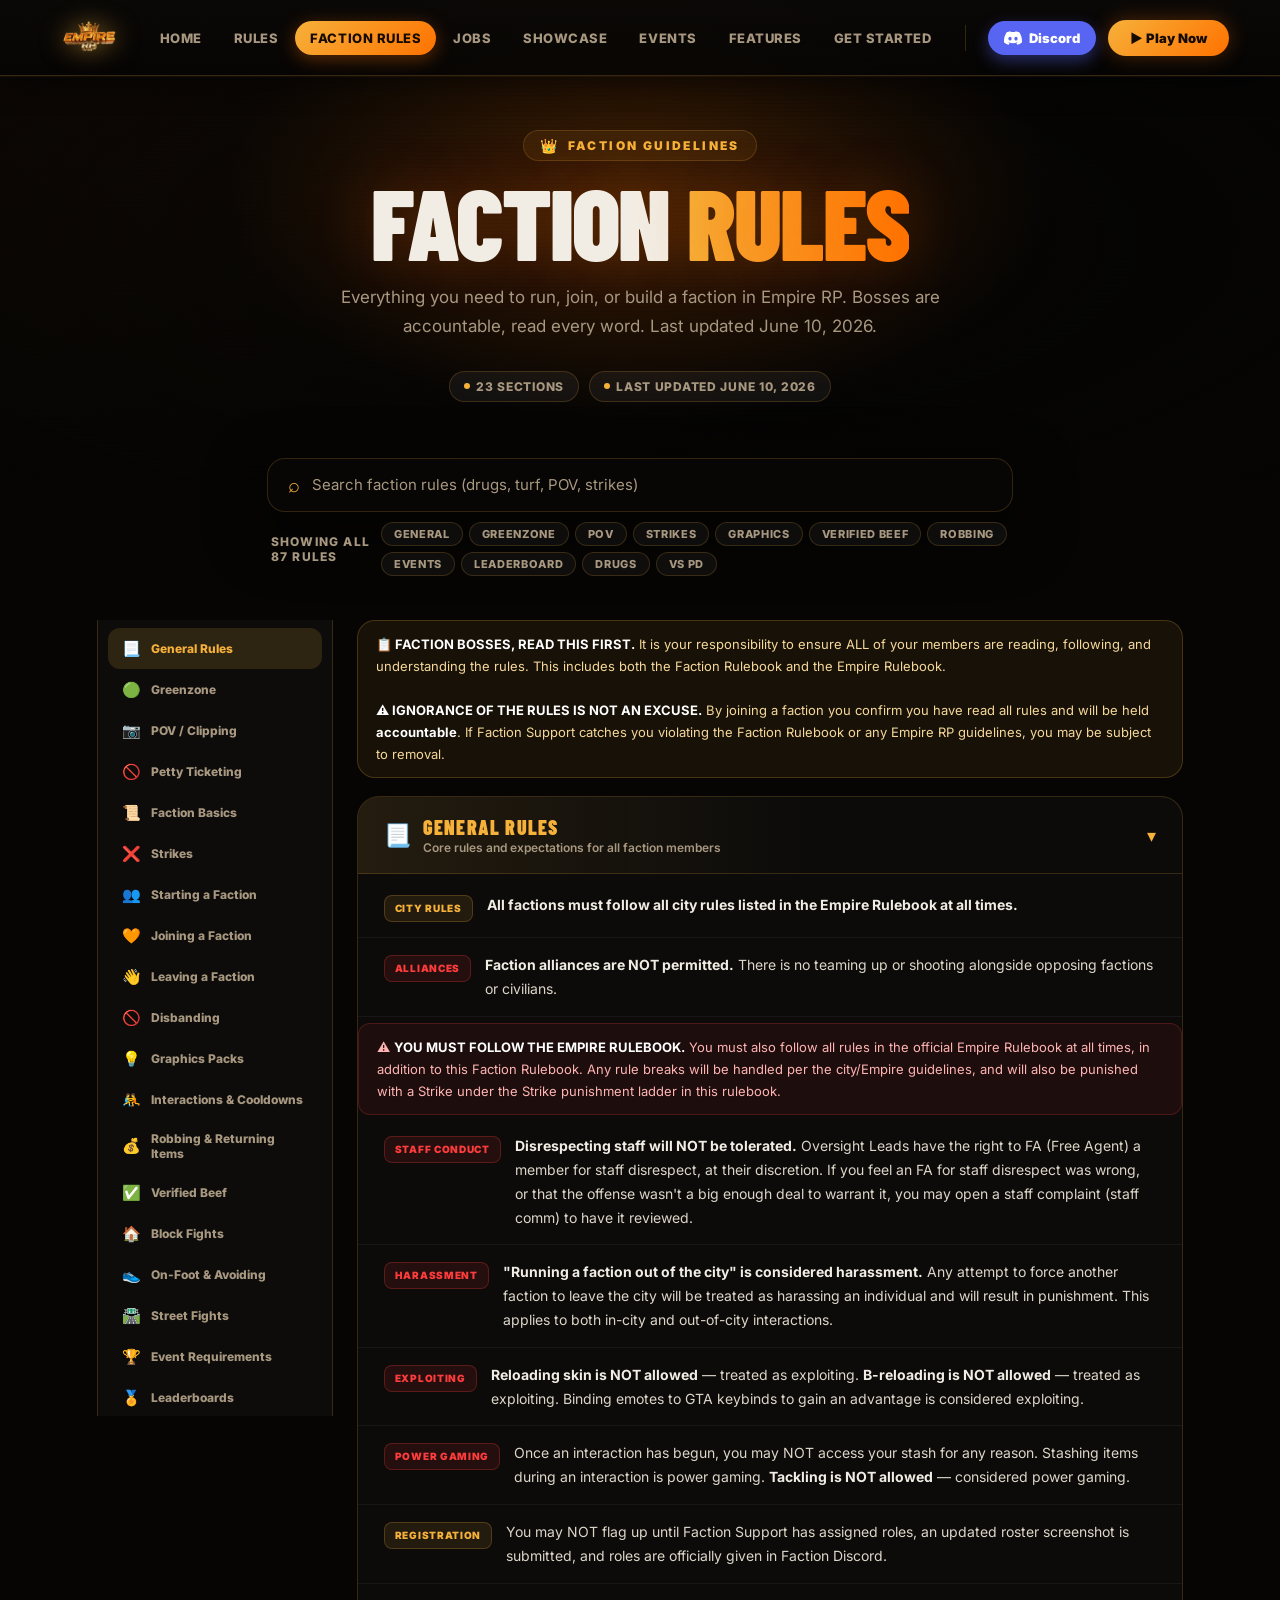
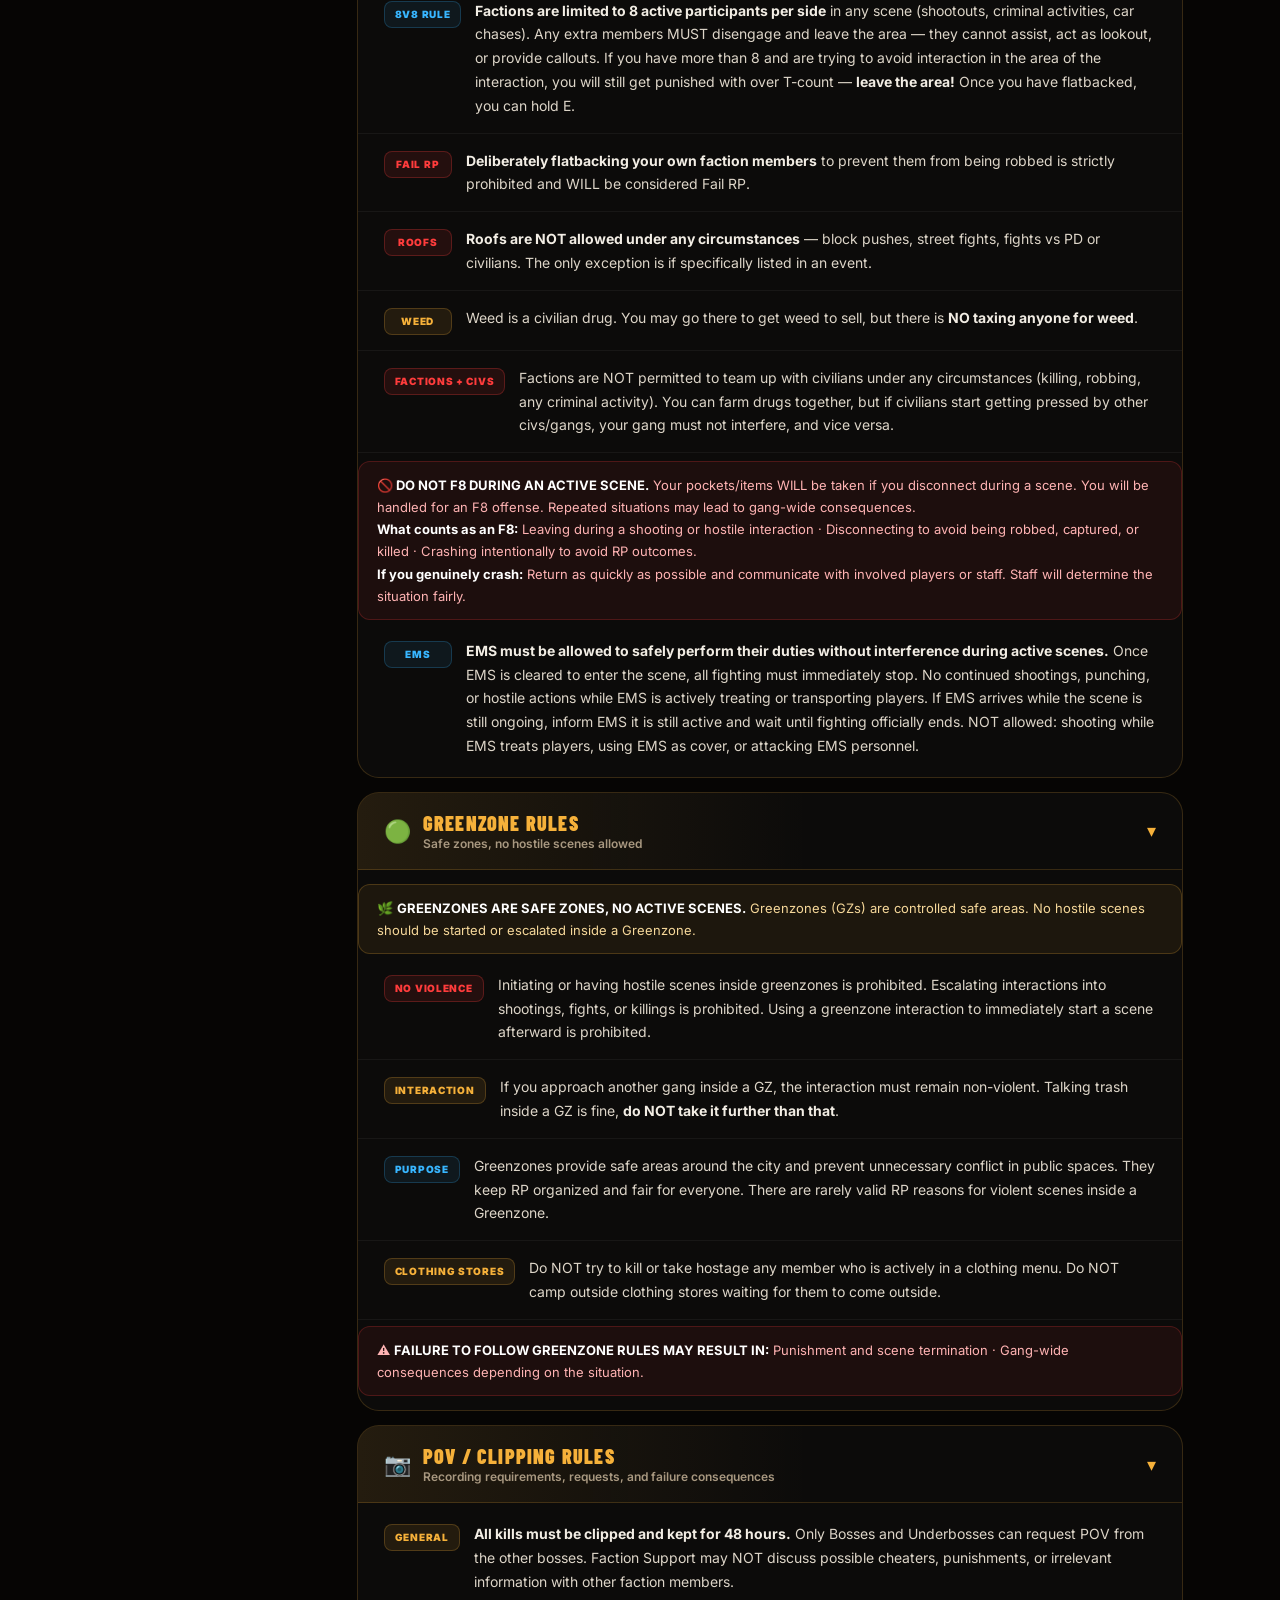
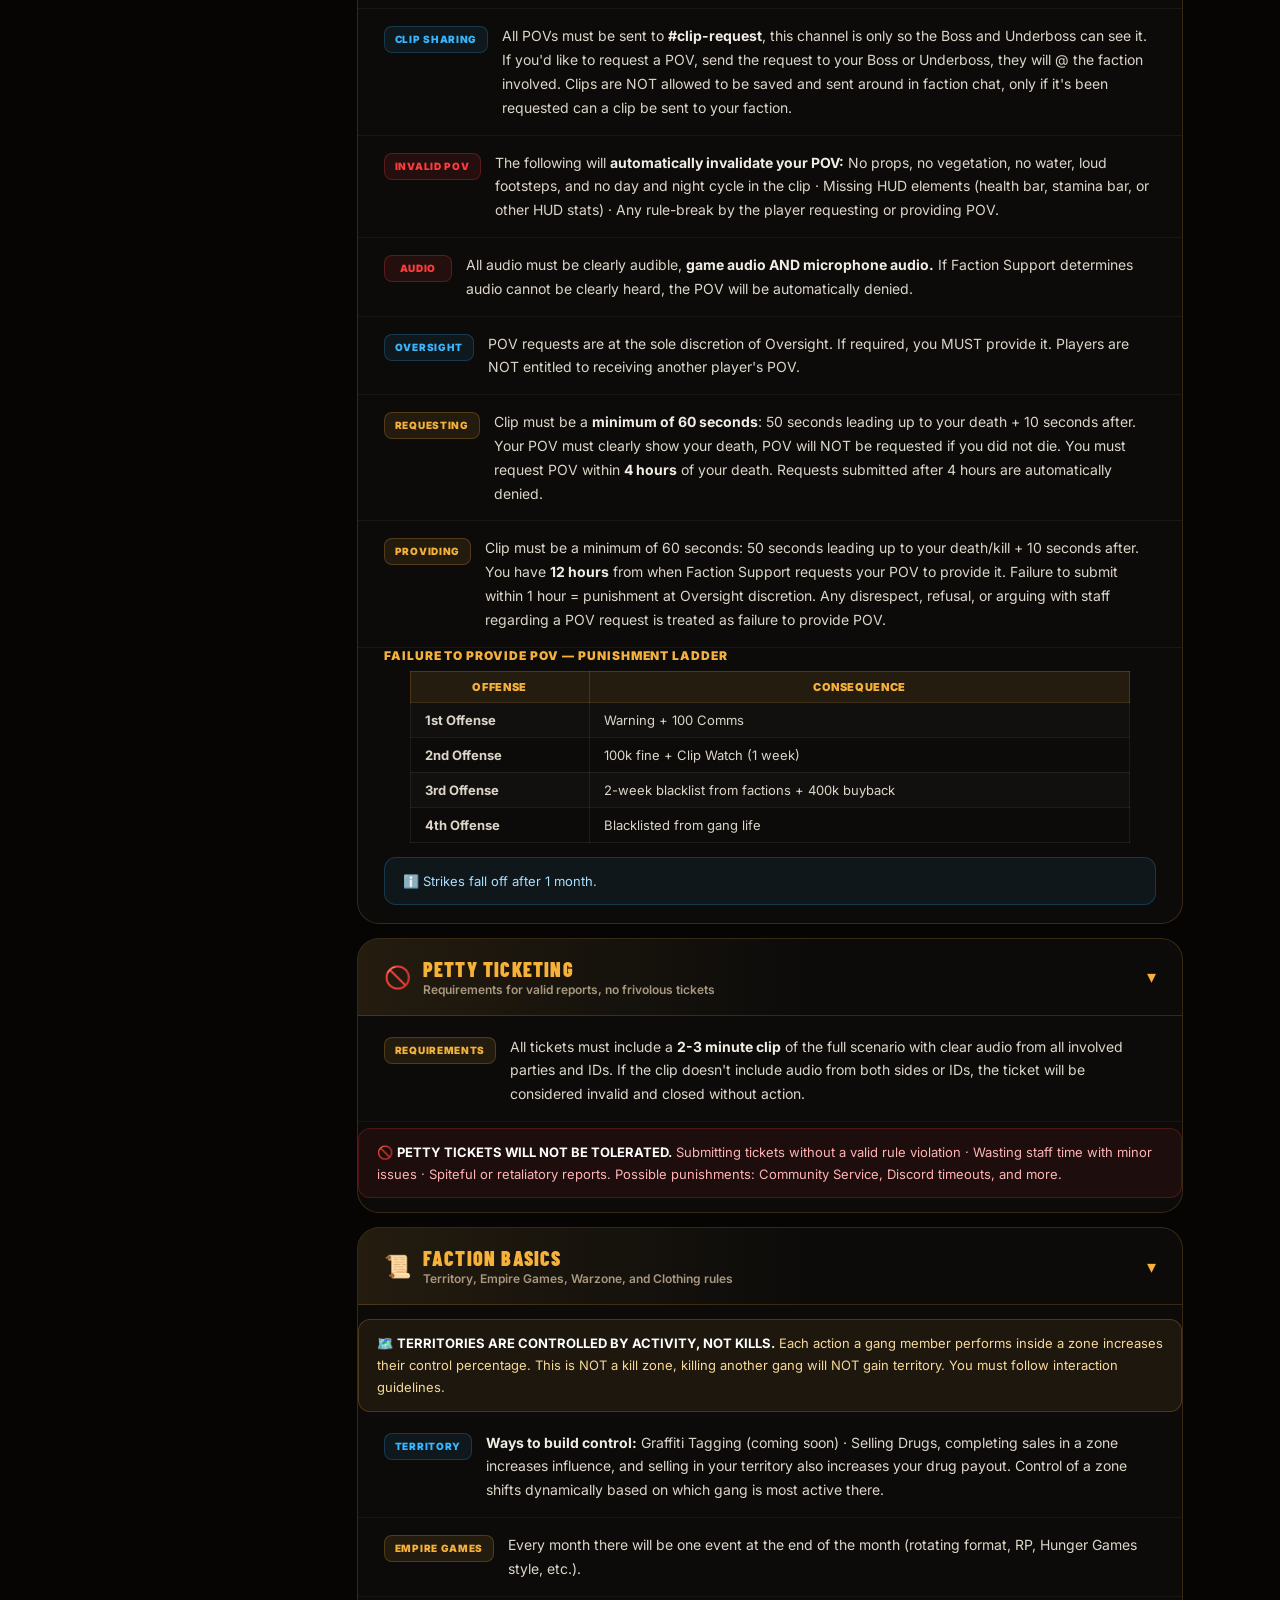
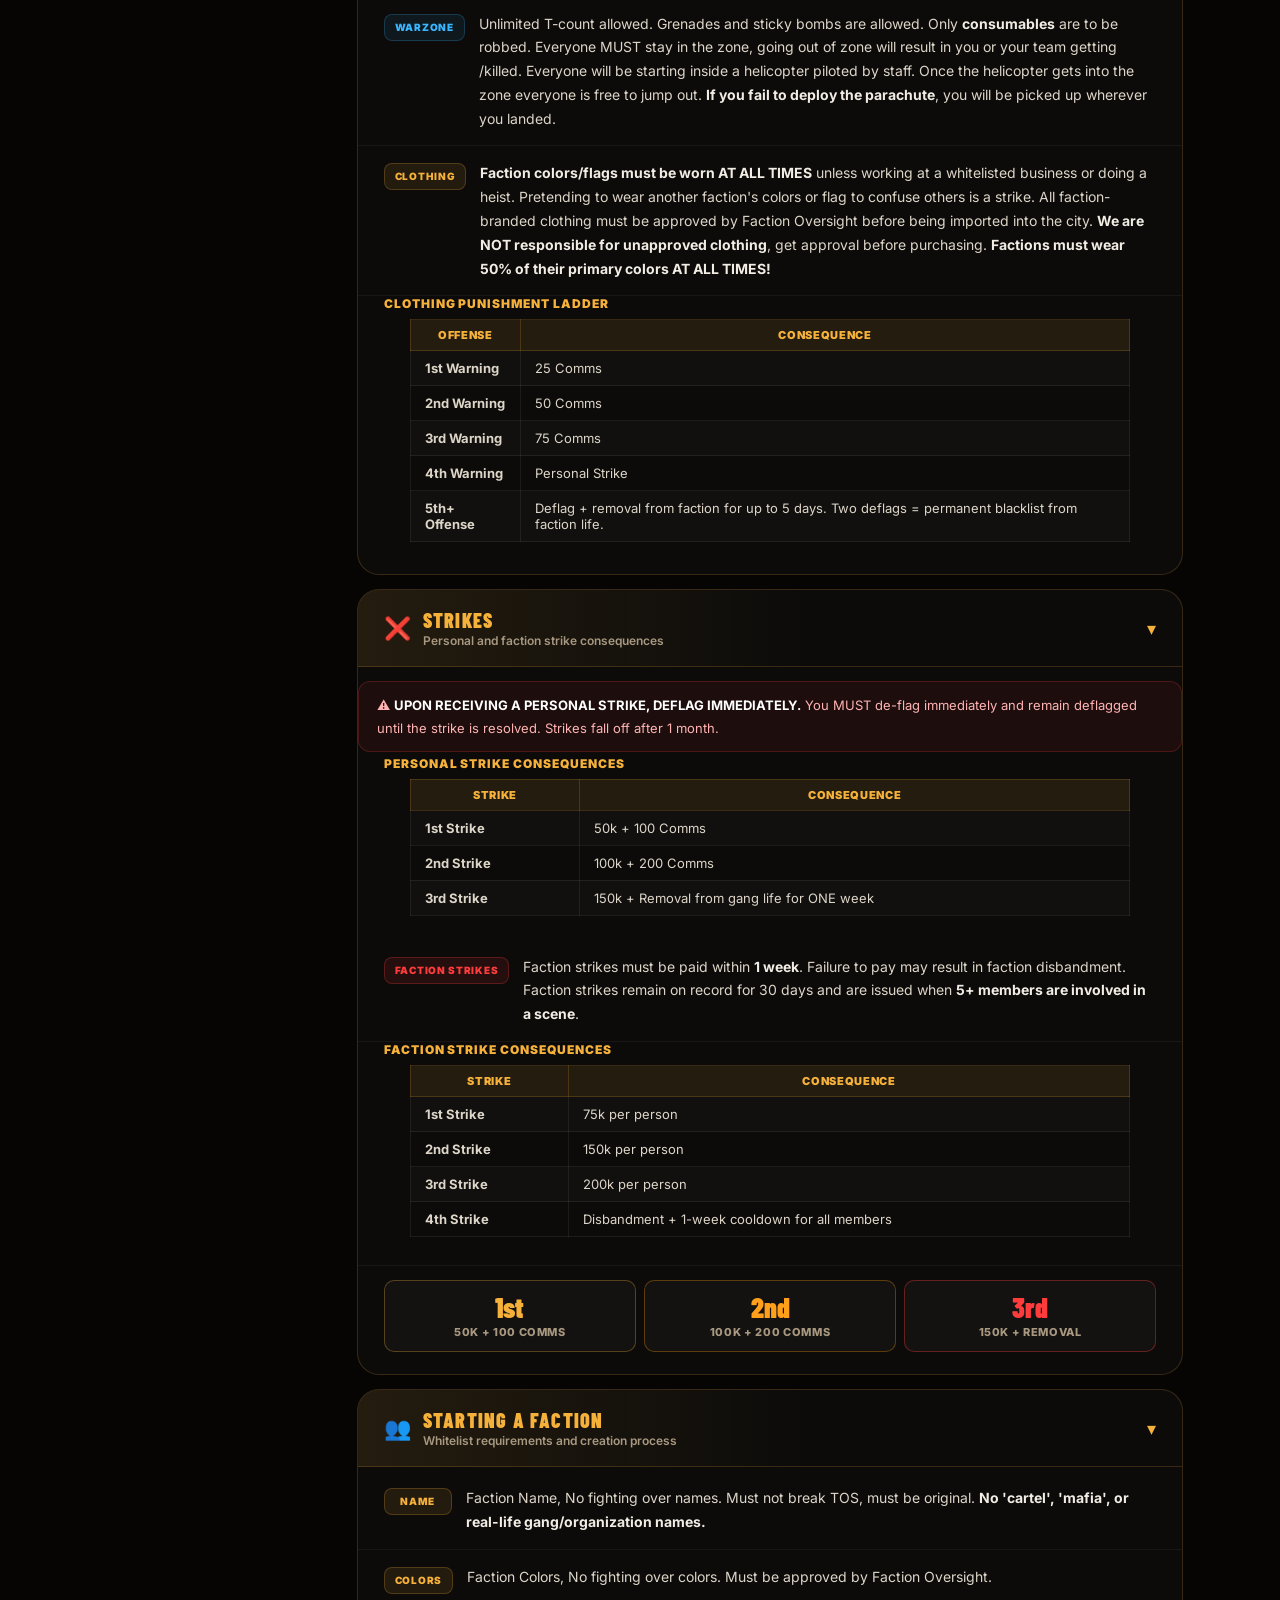
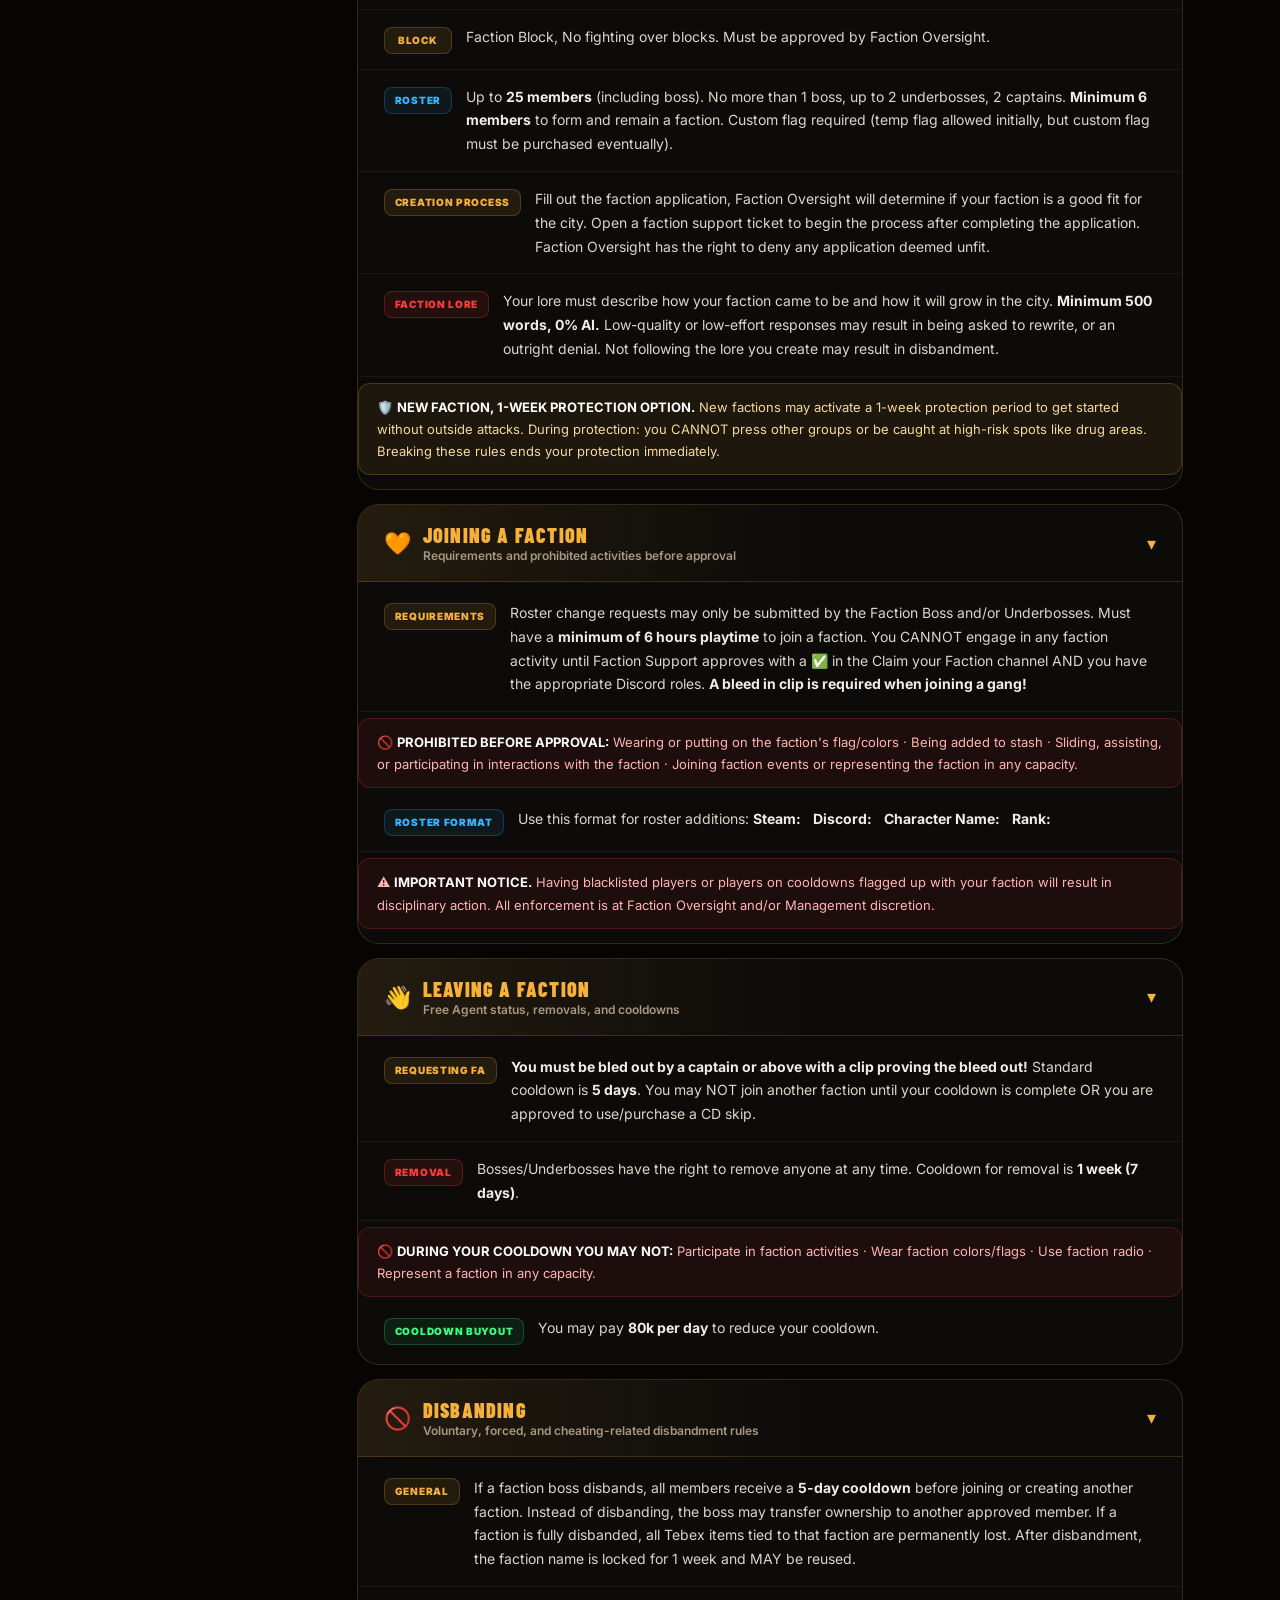
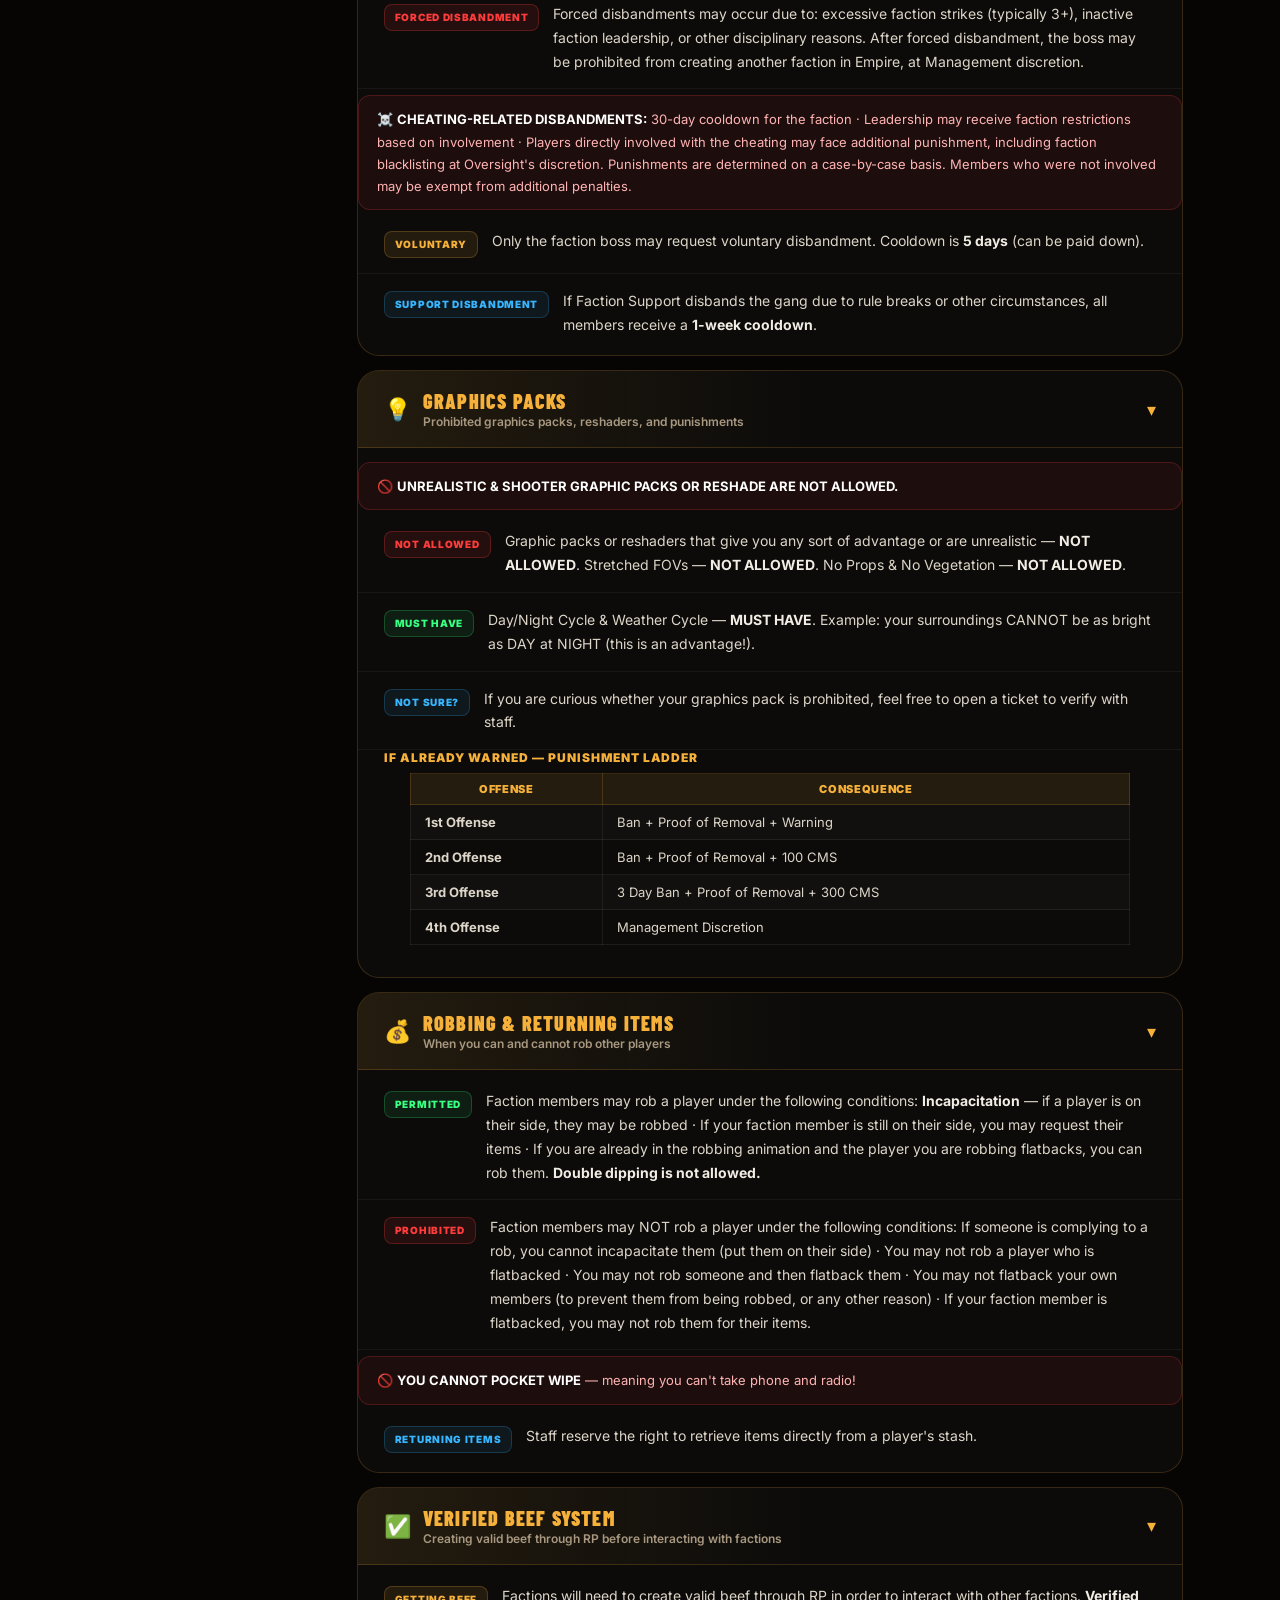
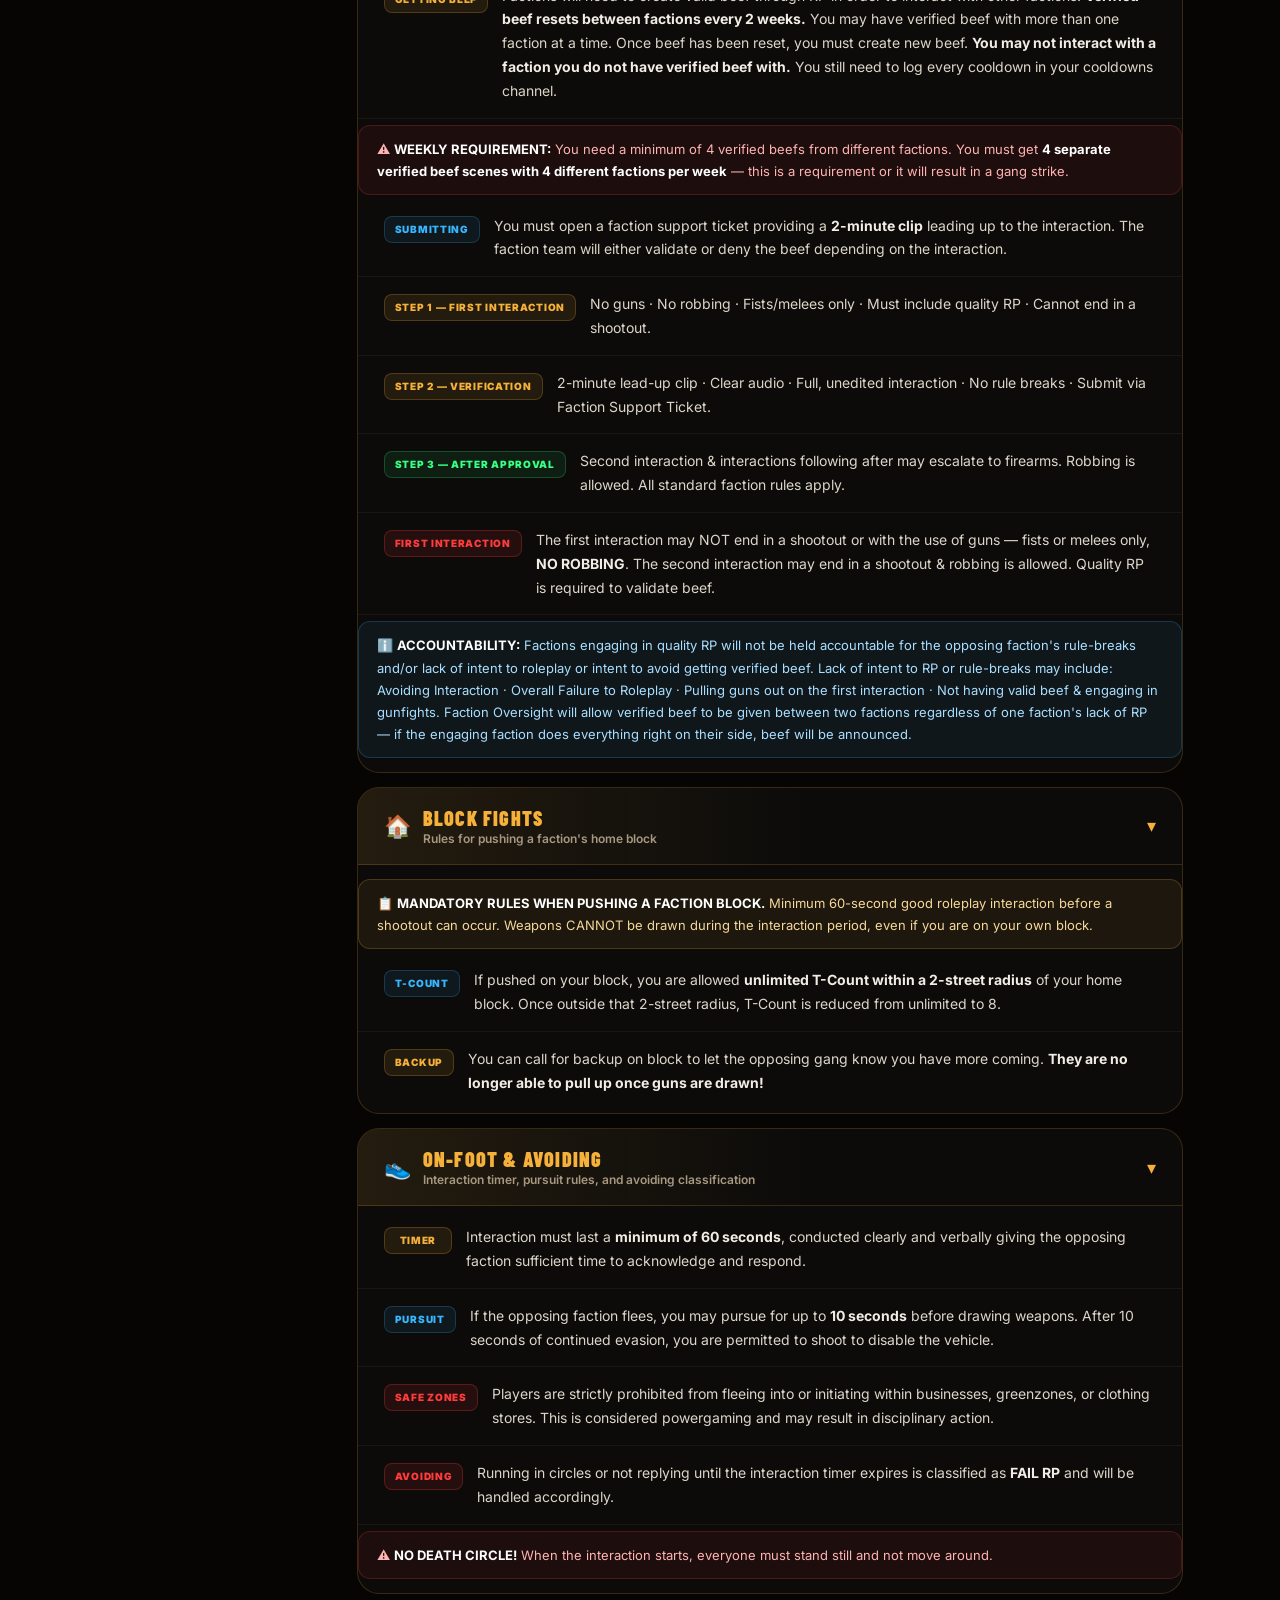
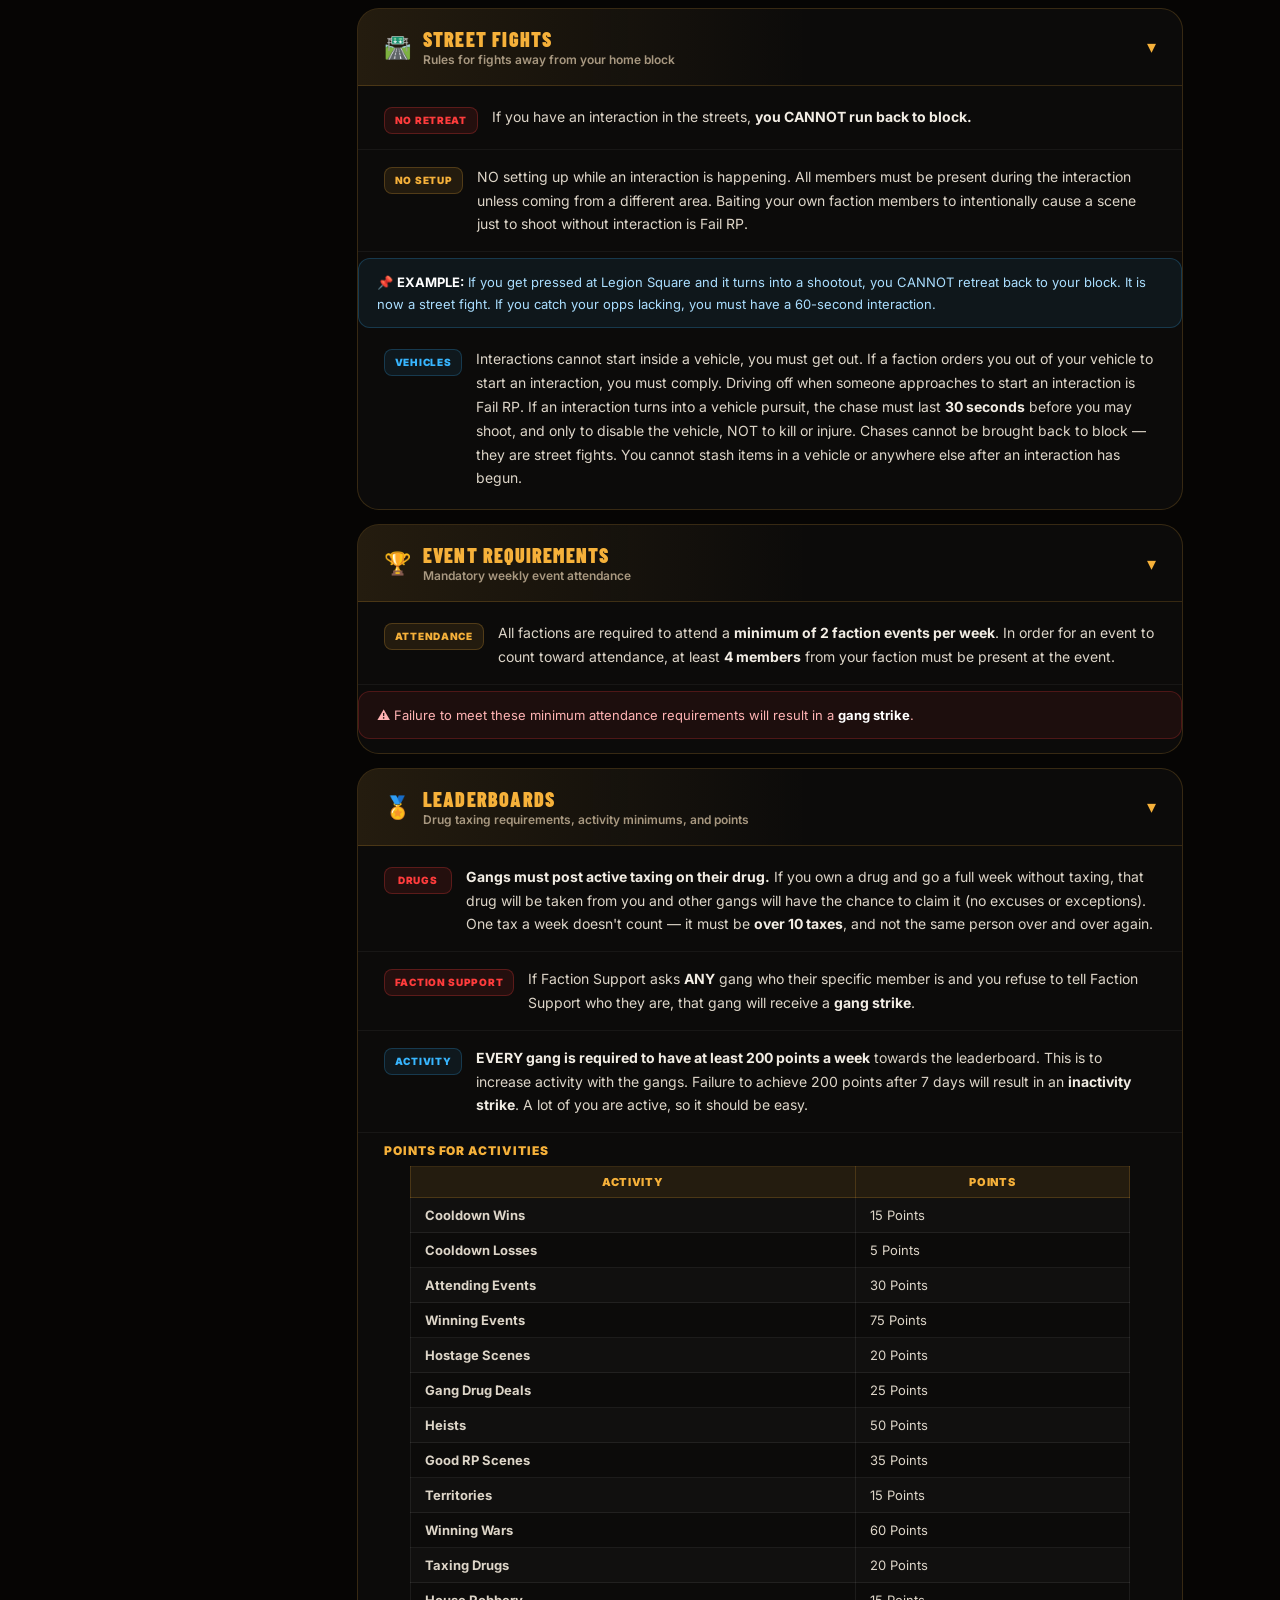
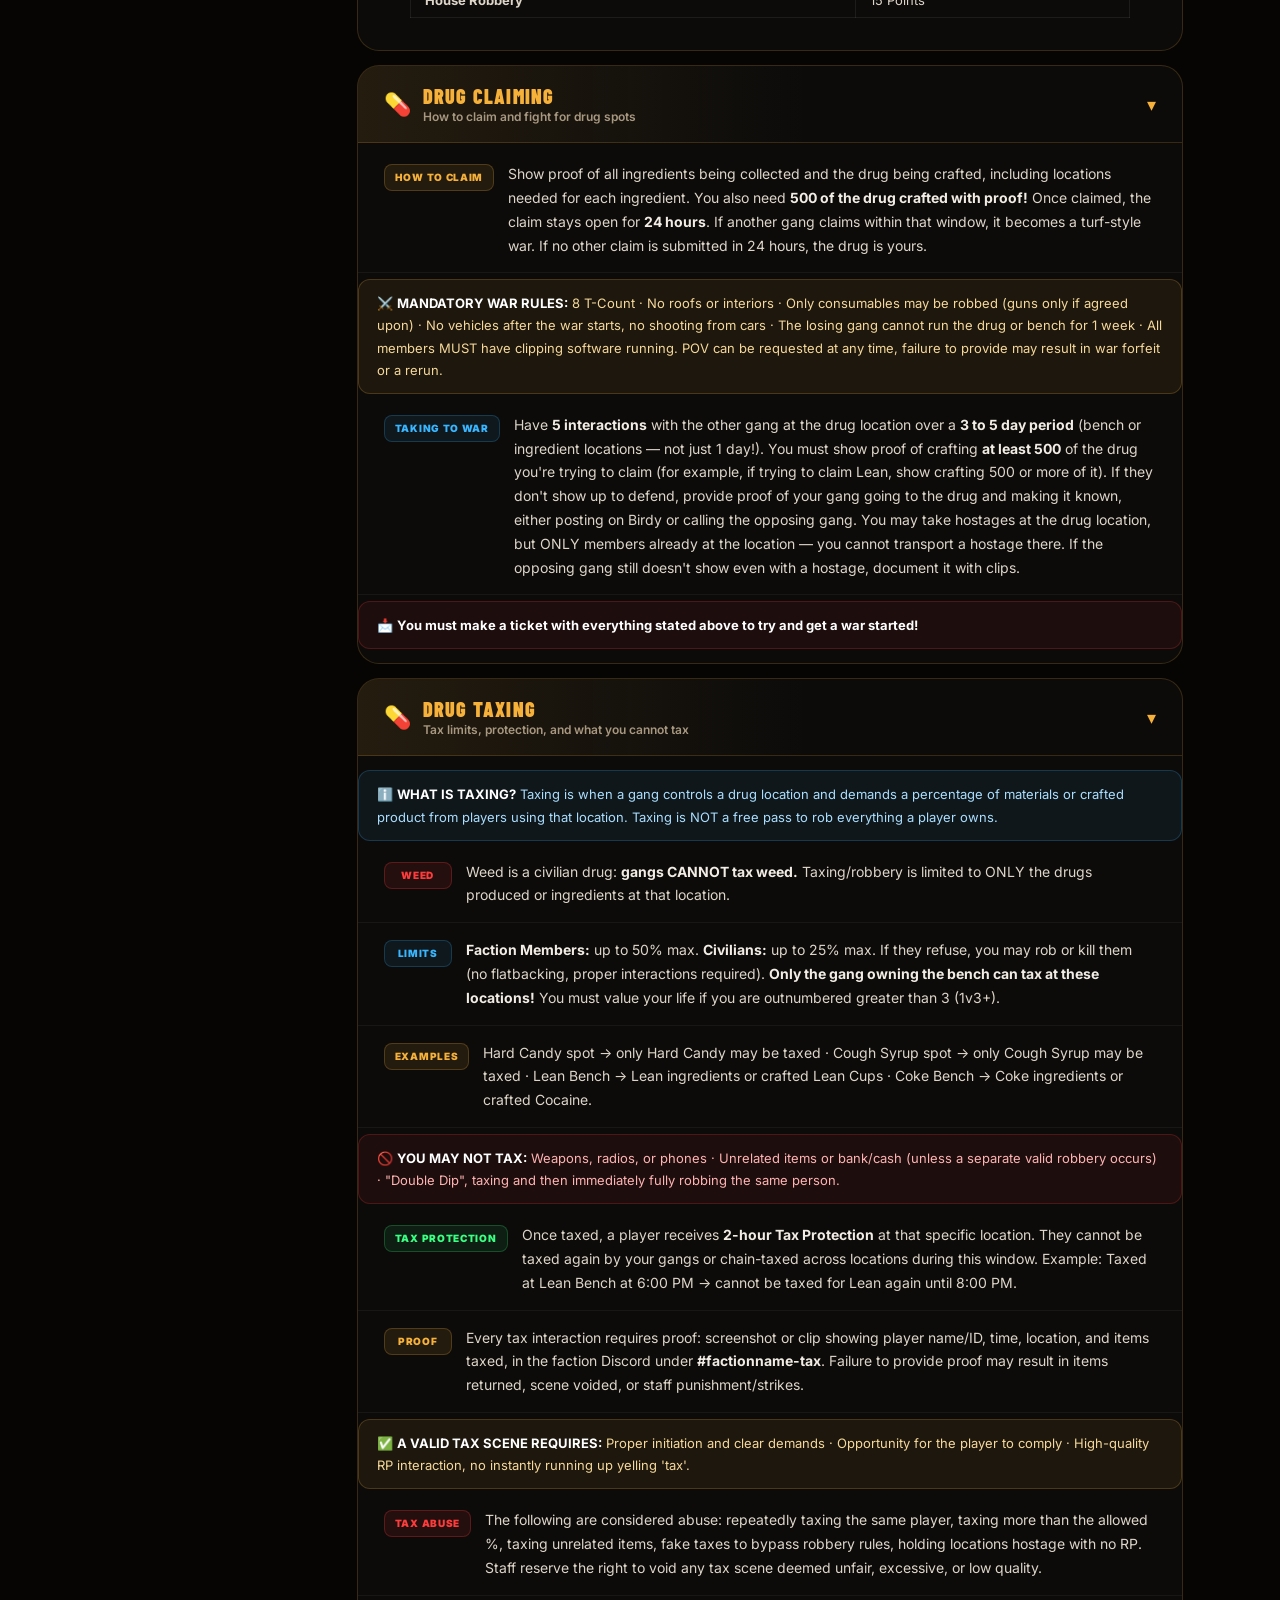
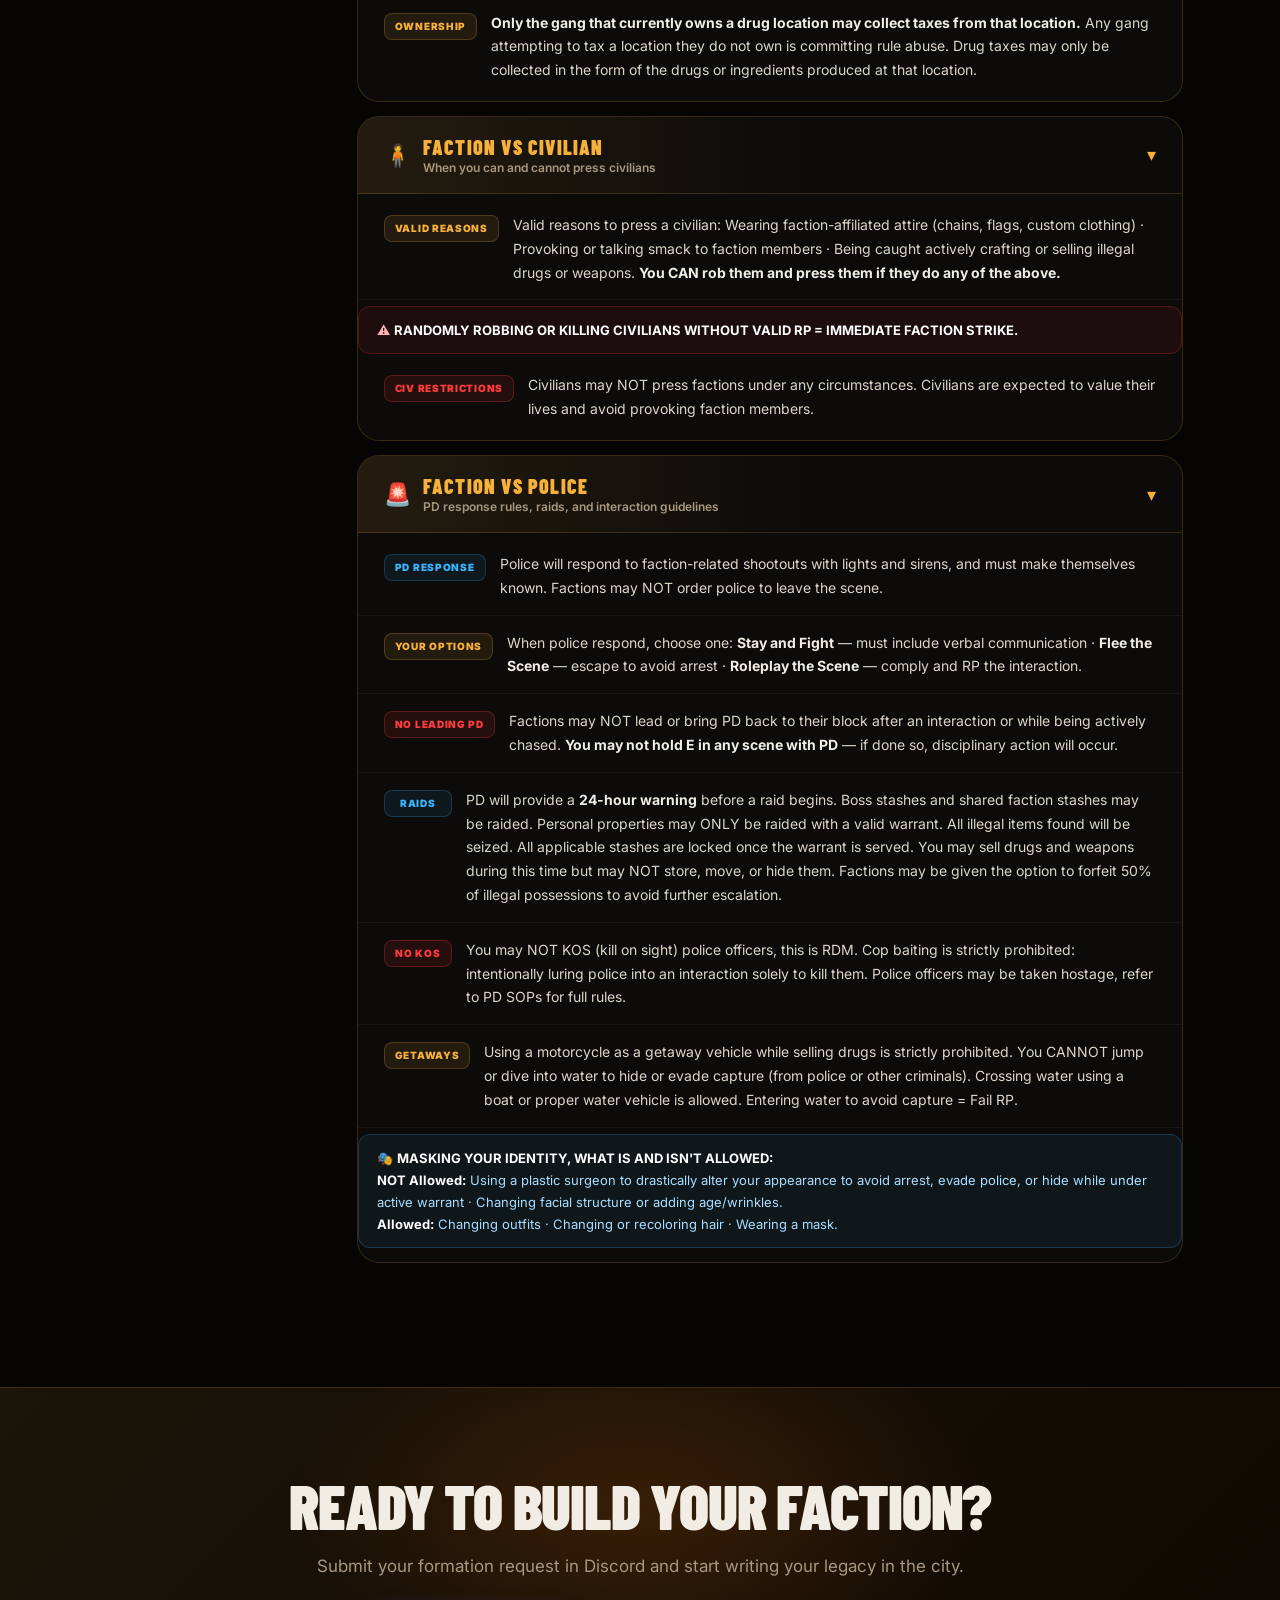
<file: faction-rules.html>
<!DOCTYPE html>
<html lang="en">
<head>
  <meta charset="UTF-8" />
  <meta name="viewport" content="width=device-width, initial-scale=1.0" />
  <title>Empire Roleplay</title>
  <link rel="icon" type="image/png" href="empire-logo.png" />
  <link rel="preconnect" href="https://fonts.googleapis.com">
  <link href="https://fonts.googleapis.com/css2?family=Barlow+Condensed:wght@400;700;900&family=Inter:wght@400;600;800;900&display=swap" rel="stylesheet">
  <link rel="stylesheet" href="site.css">
  <style>
    :root { --blue: #38b6ff; }

    /* ── SMOOTH / EASY SCROLLING ── */
    html { scroll-behavior: smooth; scroll-padding-top: 100px; }
    .rule-section[id] { scroll-margin-top: 100px; }

    /* Back-to-top button */
    .back-to-top {
      position: fixed; right: 22px; bottom: 22px; z-index: 60;
      width: 46px; height: 46px; border-radius: 50%;
      display: grid; place-items: center;
      background: linear-gradient(135deg, var(--gold), var(--gold2));
      color: #160b00; font-size: 20px; font-weight: 900;
      box-shadow: 0 10px 30px rgba(0,0,0,.5), 0 0 20px rgba(255,114,0,.3);
      opacity: 0; pointer-events: none; transform: translateY(12px);
      transition: opacity .25s, transform .25s; cursor: pointer; border: none;
    }
    .back-to-top.show { opacity: 1; pointer-events: auto; transform: translateY(0); }
    .back-to-top:hover { transform: translateY(-3px); }

    /* ── HERO ── */
    .hero {
      min-height: 52vh; display: grid; place-items: center;
      text-align: center; padding: 130px 6% 70px;
      position: relative; overflow: hidden;
    }
    .hero-bg { position: absolute; inset: 0; z-index: 0; overflow: hidden; }
    .hero-bg video {
      position: absolute; inset: 0;
      width: 100%; height: 100%;
      object-fit: cover; object-position: center 30%;
      opacity: .68; pointer-events: none;
    }
    .hero-bg video.loaded { animation: vidFadeIn .6s ease forwards; }
    @keyframes vidFadeIn { from { opacity: 0; } to { opacity: .68; } }
    .hero-bg::after {
      content: ''; position: absolute; inset: 0; z-index: 1;
      background:
        linear-gradient(180deg, rgba(6,5,4,.3) 0%, rgba(6,5,4,.6) 55%, rgba(6,5,4,.97) 100%),
        linear-gradient(90deg, rgba(255,114,0,.07) 0%, transparent 60%);
    }
    .hero-glow { position: absolute; top: -60px; left: 50%; transform: translateX(-50%); width: 900px; height: 500px; background: radial-gradient(ellipse, rgba(255,114,0,.22) 0%, transparent 65%); z-index: 1; pointer-events: none; }
    .hero-scan {
      position: absolute; inset: 0; z-index: 2; pointer-events: none;
      background: repeating-linear-gradient(to bottom, transparent 0px, transparent 3px, rgba(0,0,0,.06) 3px, rgba(0,0,0,.06) 4px);
    }
    @keyframes vignette-pulse { 0%, 100% { opacity: .55; } 50% { opacity: .75; } }
    .hero-vignette {
      position: absolute; inset: 0; z-index: 2; pointer-events: none;
      background: radial-gradient(ellipse at center, transparent 35%, rgba(6,5,4,.65) 100%);
      animation: vignette-pulse 4s ease-in-out infinite;
    }
    .hero-content { position: relative; z-index: 2; }
    .hero-logo { width: min(280px, 65vw); margin-bottom: 20px; filter: drop-shadow(0 16px 32px rgba(255,114,0,.35)); animation: float 3.2s ease-in-out infinite; }
    .eyebrow { display: inline-flex; align-items: center; gap: 8px; color: var(--gold); font-weight: 900; text-transform: uppercase; letter-spacing: .2em; font-size: 12px; margin-bottom: 14px; background: rgba(246,177,58,.08); border: 1px solid var(--line); border-radius: 999px; padding: 6px 16px; }
    .eyebrow-icon { font-size: 14px; }
    h1 { font-family: 'Barlow Condensed', sans-serif; font-size: clamp(52px, 8vw, 100px); font-weight: 900; letter-spacing: -.02em; text-transform: uppercase; line-height: .92; margin-bottom: 16px; text-shadow: 0 0 60px rgba(255,114,0,.25); }
    h1 em { font-style: normal; background: linear-gradient(90deg, var(--gold), var(--gold2)); -webkit-background-clip: text; -webkit-text-fill-color: transparent; background-clip: text; }
    .hero-sub { color: var(--muted); font-size: 17px; line-height: 1.7; max-width: 600px; margin: 0 auto 30px; }
    .hero-pills { display: flex; gap: 10px; justify-content: center; flex-wrap: wrap; margin-bottom: 10px; }
    .pill { display: inline-flex; align-items: center; gap: 6px; background: rgba(255,255,255,.05); border: 1px solid var(--line); border-radius: 999px; padding: 7px 14px; font-size: 12px; font-weight: 800; color: var(--muted); text-transform: uppercase; letter-spacing: .06em; }
    .pill-dot { width: 6px; height: 6px; border-radius: 50%; background: var(--gold); }

    /* ── SEARCH ── */
    .search-shell { max-width: 900px; margin: -24px auto 44px; padding: 0 6%; position: relative; z-index: 10; }
    .search-box { background: rgba(8,7,5,.96); border: 1px solid var(--line); border-radius: 18px; padding: 14px 20px; display: flex; align-items: center; gap: 12px; box-shadow: 0 20px 60px rgba(0,0,0,.6); transition: border-color .2s; }
    .search-box:focus-within { border-color: var(--gold); box-shadow: 0 20px 60px rgba(0,0,0,.6), 0 0 0 3px rgba(246,177,58,.1); }
    .search-icon { font-size: 20px; color: var(--gold); flex-shrink: 0; }
    .search-box input { flex: 1; background: none; border: none; outline: none; color: var(--text); font-size: 15px; font-family: inherit; }
    .search-box input::placeholder { color: var(--muted); }
    .search-clear { display: none; cursor: pointer; color: var(--muted); font-size: 18px; padding: 0 4px; transition: color .2s; }
    .search-clear:hover { color: var(--gold); }
    .result-bar { display: flex; align-items: center; justify-content: space-between; margin-top: 10px; padding: 0 4px; }
    .result-count { color: var(--muted); font-weight: 800; font-size: 12px; text-transform: uppercase; letter-spacing: .1em; }
    .section-pills { display: flex; gap: 6px; flex-wrap: wrap; }
    .spill { background: rgba(255,255,255,.04); border: 1px solid var(--line); border-radius: 999px; padding: 4px 12px; font-size: 11px; font-weight: 800; color: var(--muted); text-transform: uppercase; letter-spacing: .06em; cursor: pointer; transition: .2s; text-decoration: none; }
    .spill:hover { border-color: var(--gold); color: var(--gold); background: rgba(246,177,58,.08); }

    /* ── LAYOUT ── */
    .page-shell { max-width: 1240px; margin: 0 auto; padding: 0 6% 110px; }
    .page-wrap { display: grid; grid-template-columns: 240px 1fr; gap: 20px; align-items: start; }

    /* ── SIDEBAR ── */
    .sidebar { position: sticky; top: 88px; max-height: calc(100vh - 104px); overflow-y: auto; scrollbar-width: thin; scrollbar-color: rgba(246,177,58,.35) transparent; padding-right: 4px; }
    .sidebar::-webkit-scrollbar { width: 5px; }
    .sidebar::-webkit-scrollbar-thumb { background: rgba(246,177,58,.3); border-radius: 99px; }
    .sidebar::-webkit-scrollbar-track { background: transparent; }
    .sidebar-card { background: rgba(255,255,255,.032); border: 1px solid var(--line); border-radius: 20px; padding: 10px; margin-bottom: 14px; overflow: hidden; }
    .sidebar-label { color: var(--muted); font-size: 10px; font-weight: 900; text-transform: uppercase; letter-spacing: .16em; padding: 8px 12px 10px; }
    .sidebar-link { display: flex; align-items: center; gap: 10px; padding: 11px 14px; border-radius: 12px; color: var(--muted); font-weight: 800; font-size: 12px; transition: .2s; cursor: pointer; }
    .sidebar-link:hover { background: rgba(246,177,58,.1); color: var(--gold); }
    .sidebar-link.active { background: rgba(246,177,58,.14); color: var(--gold); }
    .sidebar-link .s-icon { font-size: 15px; flex-shrink: 0; }
    .sidebar-link .s-count { margin-left: auto; background: rgba(246,177,58,.12); border-radius: 999px; padding: 2px 8px; font-size: 10px; font-weight: 900; color: var(--gold); }
    .sidebar-cta { text-align: center; }
    .sidebar-cta a { display: block; background: linear-gradient(135deg, var(--gold), var(--gold2)); color: #160b00; font-weight: 900; font-size: 13px; border-radius: 14px; padding: 13px 16px; margin-bottom: 8px; transition: .2s; }
    .sidebar-cta a:hover { transform: translateY(-2px); box-shadow: 0 8px 28px rgba(255,114,0,.35); }
    .sidebar-cta a.ghost { background: rgba(255,255,255,.05); color: var(--muted); border: 1px solid var(--line); }
    .sidebar-cta a.ghost:hover { border-color: var(--gold); color: var(--gold); }

    /* ── SECTIONS ── */
    .rule-section { background: rgba(255,255,255,.028); border: 1px solid var(--line); border-radius: 22px; margin-bottom: 14px; overflow: hidden; transition: border-color .25s, box-shadow .25s; }
    .rule-section:hover { border-color: rgba(255,255,255,.9); box-shadow: 0 0 6px rgba(255,255,255,.7), 0 0 18px rgba(246,177,58,.55), 0 0 40px rgba(255,114,0,.3), 0 0 80px rgba(246,177,58,.15), inset 0 0 40px rgba(246,177,58,.06); }
    .rule-section.highlighted { border-color: rgba(246,177,58,.5); box-shadow: 0 0 0 1px rgba(246,177,58,.1); }
    .section-header { padding: 18px 26px; background: linear-gradient(90deg, rgba(246,177,58,.1) 0%, transparent 55%); display: flex; align-items: center; gap: 12px; border-bottom: 1px solid var(--line); cursor: pointer; }
    .sh-icon { font-size: 22px; flex-shrink: 0; }
    .sh-title { font-family: 'Barlow Condensed', sans-serif; font-size: 20px; font-weight: 900; color: var(--gold); text-transform: uppercase; letter-spacing: .06em; }
    .sh-desc { color: var(--muted); font-size: 12px; margin-top: 1px; font-weight: 600; }
    .sh-right { margin-left: auto; display: flex; align-items: center; gap: 10px; }
    .sh-count { background: rgba(246,177,58,.12); border: 1px solid var(--line); border-radius: 999px; padding: 3px 10px; font-size: 11px; font-weight: 900; color: var(--gold); letter-spacing: .06em; white-space: nowrap; }
    .sh-toggle { color: var(--gold); font-size: 18px; transition: transform .3s; flex-shrink: 0; }
    .rule-section.collapsed .sh-toggle { transform: rotate(-90deg); }
    .rule-list { padding: 4px 0; }
    .rule-section.collapsed .rule-list { display: none; }

    /* ── RULES ── */
    .rule { display: flex; align-items: flex-start; gap: 14px; padding: 15px 26px; border-bottom: 1px solid rgba(255,255,255,.05); line-height: 1.7; color: #ddd5c8; font-size: 14px; transition: background .2s, box-shadow .2s; position: relative; }
    .rule:last-child { border-bottom: none; }
    .rule:hover { background: rgba(246,177,58,.09); box-shadow: inset 4px 0 0 rgba(246,177,58,.9), inset 0 0 30px rgba(246,177,58,.06); }
    .rule.no-match { display: none; }
    .rule b { color: var(--text); }
    .rule-text { flex: 1; }
    .tag { display: inline-flex; align-items: center; flex-shrink: 0; border-radius: 8px; padding: 4px 10px; font-size: 10px; font-weight: 900; letter-spacing: .07em; text-transform: uppercase; min-width: 68px; justify-content: center; margin-top: 2px; }
    .tag.default { background: rgba(246,177,58,.1); border: 1px solid rgba(246,177,58,.22); color: var(--gold); }
    .tag.danger  { background: rgba(255,60,60,.1);  border: 1px solid rgba(255,60,60,.25);  color: var(--danger); }
    .tag.green   { background: rgba(57,255,130,.08); border: 1px solid rgba(57,255,130,.22); color: var(--green); }
    .tag.blue    { background: rgba(56,182,255,.08); border: 1px solid rgba(56,182,255,.22); color: var(--blue); }

    /* notice blocks */
    .notice { margin: 10px 26px 6px; border-radius: 12px; padding: 12px 18px; font-size: 13px; line-height: 1.7; }
    .notice.warn { background: rgba(255,60,60,.07); border: 1px solid rgba(255,60,60,.22); color: #ffb3b3; }
    .notice.info { background: rgba(56,182,255,.07); border: 1px solid rgba(56,182,255,.22); color: #aadeff; }
    .notice.gold { background: rgba(246,177,58,.07); border: 1px solid rgba(246,177,58,.22); color: #f6d89a; }
    .notice b { color: #fff; }

    /* table inside rule-list */
    .rule-table { width: calc(100% - 52px); margin: 6px 26px 14px; border-collapse: collapse; font-size: 13px; }
    .rule-table th { background: rgba(246,177,58,.1); color: var(--gold); font-weight: 900; text-transform: uppercase; letter-spacing: .06em; padding: 8px 14px; border: 1px solid var(--line); font-size: 11px; }
    .rule-table td { padding: 9px 14px; border: 1px solid rgba(255,255,255,.07); color: #ddd5c8; vertical-align: top; }
    .rule-table tr:nth-child(even) td { background: rgba(255,255,255,.018); }

    /* search highlight */
    mark { background: rgba(246,177,58,.3); color: #fff; border-radius: 3px; padding: 0 2px; }
    .rule-section.no-match { display: none; }
    .no-results { display: none; text-align: center; padding: 70px 20px; color: var(--muted); }
    .no-results.show { display: block; }
    .no-results h3 { color: var(--text); font-size: 24px; margin-bottom: 10px; }

    /* ── STRIKE METER ── */
    .strike-visual { display: flex; gap: 8px; padding: 14px 26px 18px; border-top: 1px solid rgba(255,255,255,.05); }
    .strike-step { flex: 1; border-radius: 10px; padding: 12px 10px; text-align: center; border: 1px solid var(--line); background: rgba(255,255,255,.03); }
    .strike-step .s-num { font-family: 'Barlow Condensed', sans-serif; font-size: 28px; font-weight: 900; line-height: 1; margin-bottom: 4px; }
    .strike-step .s-label { font-size: 11px; font-weight: 800; text-transform: uppercase; letter-spacing: .06em; color: var(--muted); }
    .strike-step.s1 { border-color: rgba(246,177,58,.3); } .strike-step.s1 .s-num { color: var(--gold); }
    .strike-step.s2 { border-color: rgba(255,160,0,.3); } .strike-step.s2 .s-num { color: #ff9f1a; }
    .strike-step.s3 { border-color: rgba(255,60,60,.35); } .strike-step.s3 .s-num { color: var(--danger); }

    /* ── CTA SECTION ── */
    .page-cta { text-align: center; padding: 80px 6%; background: linear-gradient(135deg, rgba(246,177,58,.09), rgba(255,114,0,.04)); border-top: 1px solid var(--line); position: relative; overflow: hidden; }
    .page-cta::before { content: ''; position: absolute; top: -80px; left: 50%; transform: translateX(-50%); width: 700px; height: 400px; background: radial-gradient(ellipse, rgba(255,114,0,.15) 0%, transparent 70%); pointer-events: none; }
    .page-cta h2 { font-family: 'Barlow Condensed', sans-serif; font-size: clamp(34px, 5vw, 62px); font-weight: 900; text-transform: uppercase; margin-bottom: 14px; letter-spacing: -.02em; position: relative; }
    .page-cta p { color: var(--muted); font-size: 17px; margin-bottom: 30px; position: relative; }
    .cta-btns { display: flex; gap: 12px; justify-content: center; flex-wrap: wrap; position: relative; }

    @media (max-width: 960px) {
      .page-wrap { grid-template-columns: 1fr; }
      .sidebar { position: relative; top: 0; }
      .section-pills { display: none; }
    }
    @media (max-width: 600px) {
      .page-shell { padding: 0 5% 80px; }
      .hero { padding: 110px 5% 55px; }
      .strike-visual { flex-direction: column; }
      .rule-table { width: 100%; margin: 6px 0 14px; }
    }
  </style>
</head>
<body>

  <!-- Discord logo (reused via <use>) -->
  <svg width="0" height="0" style="position:absolute" aria-hidden="true" focusable="false">
    <symbol id="discord-logo" viewBox="0 0 24 24">
      <path fill="currentColor" d="M20.317 4.3698a19.7913 19.7913 0 0 0-4.8851-1.5152.0741.0741 0 0 0-.0785.0371c-.211.3753-.4447.8648-.6083 1.2495-1.8447-.2762-3.68-.2762-5.4868 0-.1636-.3933-.4058-.8742-.6177-1.2495a.077.077 0 0 0-.0785-.037 19.7363 19.7363 0 0 0-4.8852 1.515.0699.0699 0 0 0-.0321.0277C.5334 9.0458-.319 13.5799.0992 18.0578a.0824.0824 0 0 0 .0312.0561c2.0528 1.5076 4.0413 2.4228 5.9929 3.0294a.0777.0777 0 0 0 .0842-.0276c.4616-.6304.8731-1.2952 1.226-1.9942a.076.076 0 0 0-.0416-.1057c-.6528-.2476-1.2743-.5495-1.8722-.8923a.077.077 0 0 1-.0076-.1277c.1258-.0943.2517-.1923.3718-.2914a.0743.0743 0 0 1 .0776-.0105c3.9278 1.7933 8.18 1.7933 12.0614 0a.0739.0739 0 0 1 .0785.0095c.1202.099.246.1981.3728.2924a.077.077 0 0 1-.0066.1276 12.2986 12.2986 0 0 1-1.873.8914.0766.0766 0 0 0-.0407.1067c.3604.698.7719 1.3628 1.225 1.9932a.076.076 0 0 0 .0842.0286c1.961-.6067 3.9495-1.5219 6.0023-3.0294a.077.077 0 0 0 .0313-.0552c.5004-5.177-.8382-9.6739-3.5485-13.6604a.061.061 0 0 0-.0312-.0286ZM8.02 15.3312c-1.1825 0-2.1569-1.0857-2.1569-2.419 0-1.3332.9555-2.4189 2.157-2.4189 1.2108 0 2.1757 1.0952 2.1568 2.419 0 1.3332-.9555 2.4189-2.1569 2.4189Zm7.9748 0c-1.1825 0-2.1569-1.0857-2.1569-2.419 0-1.3332.9554-2.4189 2.1569-2.4189 1.2108 0 2.1757 1.0952 2.1568 2.419 0 1.3332-.946 2.4189-2.1568 2.4189Z"/>
    </symbol>
  </svg>

    <!-- NAV -->
  <nav class="nav" id="mainNav">
    <a class="brand" href="https://empireroleplay.net/">
      <img src="empire-logo.png" alt="Empire RP Logo">
    </a>
    <div class="nav-links">
      <a href="https://empireroleplay.net/">Home</a>
      <a href="https://empireroleplay.net/rules">Rules</a>
      <a href="https://empireroleplay.net/faction-rules" class="active">Faction Rules</a>
      <a href="https://empireroleplay.net/jobboard">Jobs</a>
      <a href="https://empireroleplay.net/showcase">Showcase</a>
      <a href="https://empireroleplay.net/events">Events</a>
      <a href="https://empireroleplay.net/#features">Features</a>
      <a href="https://empireroleplay.net/#start">Get Started</a>
    </div>
    <div class="nav-divider"></div>
    <div class="nav-actions">
      <a class="btn-discord sm" href="https://discord.gg/empirerp" target="_blank" rel="noopener"><svg aria-hidden="true"><use href="#discord-logo"/></svg> Discord</a>
      <a href="fivem://connect/zjva9ey" class="btn-nav">&#9658; Play Now</a>
    </div>
    <div class="hamburger" id="hamburger" aria-label="Menu">
      <span></span><span></span><span></span>
    </div>
  </nav>
  <div class="mobile-menu" id="mobileMenu">
    <a href="https://empireroleplay.net/">Home</a>
    <a href="https://empireroleplay.net/rules">Rules</a>
    <a href="https://empireroleplay.net/faction-rules" class="active">Faction Rules</a>
      <a href="https://empireroleplay.net/jobboard">Jobs</a>
    <a href="https://empireroleplay.net/showcase">Showcase</a>
    <a href="https://empireroleplay.net/events">Events</a>
    <a href="https://empireroleplay.net/#features">Features</a>
    <a href="https://empireroleplay.net/#start">Get Started</a>
    <a class="btn-discord" href="https://discord.gg/empirerp" target="_blank" rel="noopener" style="justify-content:center;border-bottom:none"><svg aria-hidden="true"><use href="#discord-logo"/></svg> Join Discord</a>
    <a href="fivem://connect/zjva9ey" class="btn" style="text-align:center">&#9658; Play Now</a>
  </div>

  <!-- HERO -->
  <header class="hero">
    <div class="hero-bg">
      <!--
        Multiple free-use night city / GTA-vibe MP4 sources.
        The browser picks the first one it can load.
        All are royalty-free and direct-serve, no buffering delay.
      -->
      <video
        id="heroBgVideo"
        autoplay muted loop playsinline
        preload="auto"
        poster="https://images.unsplash.com/photo-1519501025264-65ba15a82390?auto=format&fit=crop&w=1800&q=80">
        <!-- Pixabay: Night city aerial timelapse, instant load, GTA vibe -->
        <source src="https://cdn.pixabay.com/video/2020/07/30/46269-448587562_large.mp4" type="video/mp4">
        <!-- Pixabay: Car driving through lit city streets at night -->
        <source src="https://cdn.pixabay.com/video/2022/10/20/135517-763921684_large.mp4" type="video/mp4">
        <!-- Fallback: Mixkit night city loop -->
        <source src="https://assets.mixkit.co/videos/preview/mixkit-aerial-view-of-a-city-at-night-11-large.mp4" type="video/mp4">
      </video>
    </div>
    <div class="hero-scan"></div>
    <div class="hero-vignette"></div>
    <div class="hero-glow"></div>
    <div class="hero-content">

      <div class="eyebrow"><span class="eyebrow-icon">👑</span> Faction Guidelines</div>
      <h1>Faction <em>Rules</em></h1>
      <p class="hero-sub">Everything you need to run, join, or build a faction in Empire RP. Bosses are accountable, read every word. Last updated June 10, 2026.</p>
      <div class="hero-pills">
        <span class="pill"><span class="pill-dot"></span> 23 Sections</span>
        <span class="pill"><span class="pill-dot"></span> Last Updated June 10, 2026</span>
      </div>
    </div>
  </header>

  <!-- SEARCH -->
  <div class="search-shell">
    <div class="search-box">
      <span class="search-icon">⌕</span>
      <input id="ruleSearch" type="search" placeholder="Search faction rules (drugs, turf, POV, strikes)" autocomplete="off">
      <span class="search-clear" id="searchClear">✕</span>
    </div>
    <div class="result-bar">
      <span id="ruleCount" class="result-count">Showing all rules</span>
      <div class="section-pills">
        <a class="spill" href="#general">General</a>
        <a class="spill" href="#greenzone">Greenzone</a>
        <a class="spill" href="#pov">POV</a>
        <a class="spill" href="#strikes">Strikes</a>
        <a class="spill" href="#graphics">Graphics</a>
        <a class="spill" href="#verifiedbeef">Verified Beef</a>
        <a class="spill" href="#robbing">Robbing</a>
        <a class="spill" href="#events">Events</a>
        <a class="spill" href="#leaderboard">Leaderboard</a>
        <a class="spill" href="#drugtaxing">Drugs</a>
        <a class="spill" href="#pd">vs PD</a>
      </div>
    </div>
  </div>

  <!-- BODY -->
  <div class="page-shell">
    <div class="page-wrap">

      <!-- SIDEBAR -->
      <aside class="sidebar">
        <div class="sidebar-card">
          <div class="sidebar-label">Jump to Section</div>
          <a class="sidebar-link" href="#general"><span class="s-icon">📃</span> General Rules</a>
          <a class="sidebar-link" href="#greenzone"><span class="s-icon">🟢</span> Greenzone</a>
          <a class="sidebar-link" href="#pov"><span class="s-icon">📷</span> POV / Clipping</a>
          <a class="sidebar-link" href="#ticketing"><span class="s-icon">🚫</span> Petty Ticketing</a>
          <a class="sidebar-link" href="#basics"><span class="s-icon">📜</span> Faction Basics</a>
          <a class="sidebar-link" href="#strikes"><span class="s-icon">❌</span> Strikes</a>
          <a class="sidebar-link" href="#starting"><span class="s-icon">👥</span> Starting a Faction</a>
          <a class="sidebar-link" href="#joining"><span class="s-icon">🧡</span> Joining a Faction</a>
          <a class="sidebar-link" href="#leaving"><span class="s-icon">👋</span> Leaving a Faction</a>
          <a class="sidebar-link" href="#disbanding"><span class="s-icon">🚫</span> Disbanding</a>
          <a class="sidebar-link" href="#graphics"><span class="s-icon">💡</span> Graphics Packs</a>
          <a class="sidebar-link" href="#interactions"><span class="s-icon">🤼</span> Interactions &amp; Cooldowns</a>
          <a class="sidebar-link" href="#robbing"><span class="s-icon">💰</span> Robbing &amp; Returning Items</a>
          <a class="sidebar-link" href="#verifiedbeef"><span class="s-icon">✅</span> Verified Beef</a>
          <a class="sidebar-link" href="#blockfights"><span class="s-icon">🏠</span> Block Fights</a>
          <a class="sidebar-link" href="#onfoot"><span class="s-icon">👟</span> On-Foot &amp; Avoiding</a>
          <a class="sidebar-link" href="#streetfights"><span class="s-icon">🛣️</span> Street Fights</a>
          <a class="sidebar-link" href="#events"><span class="s-icon">🏆</span> Event Requirements</a>
          <a class="sidebar-link" href="#leaderboard"><span class="s-icon">🏅</span> Leaderboards</a>
          <a class="sidebar-link" href="#drugclaiming"><span class="s-icon">💊</span> Drug Claiming</a>
          <a class="sidebar-link" href="#drugtaxing"><span class="s-icon">💊</span> Drug Taxing</a>
          <a class="sidebar-link" href="#factionvciv"><span class="s-icon">🧍</span> Faction vs Civ</a>
          <a class="sidebar-link" href="#pd"><span class="s-icon">🚨</span> Faction vs PD</a>
        </div>
        <div class="sidebar-card sidebar-cta">
          <div class="sidebar-label">Quick Actions</div>
          <a href="https://discord.gg/empirerp" target="_blank" rel="noopener">▸ Apply for Faction</a>
          <a href="https://empireroleplay.net/rules" class="ghost">📋 General Rules</a>
          <a href="https://discord.gg/empirerp" target="_blank" rel="noopener" class="ghost">💬 Discord</a>
        </div>
      </aside>

      <!-- MAIN -->
      <main id="rulesList">
        <div id="noResults" class="no-results">
          <h3>No rules found</h3>
          <p>Try a different keyword or <a href="#" id="clearSearch" style="color:var(--gold)">clear the search</a>.</p>
        </div>

        <!-- NOTICES -->
        <div class="notice gold" style="margin:0 0 18px;border-radius:18px;">
          <b>📋 FACTION BOSSES, READ THIS FIRST.</b> It is your responsibility to ensure ALL of your members are reading, following, and understanding the rules. This includes both the Faction Rulebook and the Empire Rulebook.<br><br>
          <b>⚠️ IGNORANCE OF THE RULES IS NOT AN EXCUSE.</b> By joining a faction you confirm you have read all rules and will be held <b>accountable</b>. If Faction Support catches you violating the Faction Rulebook or any Empire RP guidelines, you may be subject to removal.
        </div>

        <!-- GENERAL RULES -->
        <div id="general" class="rule-section">
          <div class="section-header">
            <span class="sh-icon">📃</span>
            <div>
              <div class="sh-title">General Rules</div>
              <div class="sh-desc">Core rules and expectations for all faction members</div>
            </div>
            <div class="sh-right"><span class="sh-toggle">▾</span></div>
          </div>
          <div class="rule-list">
            <div class="rule"><span class="tag default">City Rules</span><span class="rule-text"><b>All factions must follow all city rules listed in the Empire Rulebook at all times.</b></span></div>
            <div class="rule"><span class="tag danger">Alliances</span><span class="rule-text"><b>Faction alliances are NOT permitted.</b> There is no teaming up or shooting alongside opposing factions or civilians.</span></div>
            <div class="notice warn" style="margin:6px 0 4px;">⚠️ <b>YOU MUST FOLLOW THE EMPIRE RULEBOOK.</b> You must also follow all rules in the official Empire Rulebook at all times, in addition to this Faction Rulebook. Any rule breaks will be handled per the city/Empire guidelines, and will also be punished with a Strike under the Strike punishment ladder in this rulebook.</div>
            <div class="rule"><span class="tag danger">Staff Conduct</span><span class="rule-text"><b>Disrespecting staff will NOT be tolerated.</b> Oversight Leads have the right to FA (Free Agent) a member for staff disrespect, at their discretion. If you feel an FA for staff disrespect was wrong, or that the offense wasn't a big enough deal to warrant it, you may open a staff complaint (staff comm) to have it reviewed.</span></div>
            <div class="rule"><span class="tag danger">Harassment</span><span class="rule-text"><b>"Running a faction out of the city" is considered harassment.</b> Any attempt to force another faction to leave the city will be treated as harassing an individual and will result in punishment. This applies to both in-city and out-of-city interactions.</span></div>
            <div class="rule"><span class="tag danger">Exploiting</span><span class="rule-text"><b>Reloading skin is NOT allowed</b> — treated as exploiting. <b>B-reloading is NOT allowed</b> — treated as exploiting. Binding emotes to GTA keybinds to gain an advantage is considered exploiting.</span></div>
            <div class="rule"><span class="tag danger">Power Gaming</span><span class="rule-text">Once an interaction has begun, you may NOT access your stash for any reason. Stashing items during an interaction is power gaming. <b>Tackling is NOT allowed</b> — considered power gaming.</span></div>
            <div class="rule"><span class="tag default">Registration</span><span class="rule-text">You may NOT flag up until Faction Support has assigned roles, an updated roster screenshot is submitted, and roles are officially given in Faction Discord.</span></div>
            <div class="rule"><span class="tag blue">8v8 Rule</span><span class="rule-text"><b>Factions are limited to 8 active participants per side</b> in any scene (shootouts, criminal activities, car chases). Any extra members MUST disengage and leave the area — they cannot assist, act as lookout, or provide callouts. If you have more than 8 and are trying to avoid interaction in the area of the interaction, you will still get punished with over T-count — <b>leave the area!</b> Once you have flatbacked, you can hold E.</span></div>
            <div class="rule"><span class="tag danger">Fail RP</span><span class="rule-text"><b>Deliberately flatbacking your own faction members</b> to prevent them from being robbed is strictly prohibited and WILL be considered Fail RP.</span></div>
            <div class="rule"><span class="tag danger">Roofs</span><span class="rule-text"><b>Roofs are NOT allowed under any circumstances</b> — block pushes, street fights, fights vs PD or civilians. The only exception is if specifically listed in an event.</span></div>
            <div class="rule"><span class="tag default">Weed</span><span class="rule-text">Weed is a civilian drug. You may go there to get weed to sell, but there is <b>NO taxing anyone for weed</b>.</span></div>
            <div class="rule"><span class="tag danger">Factions + Civs</span><span class="rule-text">Factions are NOT permitted to team up with civilians under any circumstances (killing, robbing, any criminal activity). You can farm drugs together, but if civilians start getting pressed by other civs/gangs, your gang must not interfere, and vice versa.</span></div>
            <div class="notice warn" style="margin:8px 0 4px;">
              <b>🚫 DO NOT F8 DURING AN ACTIVE SCENE.</b> Your pockets/items WILL be taken if you disconnect during a scene. You will be handled for an F8 offense. Repeated situations may lead to gang-wide consequences.<br>
              <b>What counts as an F8:</b> Leaving during a shooting or hostile interaction · Disconnecting to avoid being robbed, captured, or killed · Crashing intentionally to avoid RP outcomes.<br>
              <b>If you genuinely crash:</b> Return as quickly as possible and communicate with involved players or staff. Staff will determine the situation fairly.
            </div>
            <div class="rule"><span class="tag blue">EMS</span><span class="rule-text"><b>EMS must be allowed to safely perform their duties without interference during active scenes.</b> Once EMS is cleared to enter the scene, all fighting must immediately stop. No continued shootings, punching, or hostile actions while EMS is actively treating or transporting players. If EMS arrives while the scene is still ongoing, inform EMS it is still active and wait until fighting officially ends. NOT allowed: shooting while EMS treats players, using EMS as cover, or attacking EMS personnel.</span></div>
          </div>
        </div>

        <!-- GREENZONE -->
        <div id="greenzone" class="rule-section">
          <div class="section-header">
            <span class="sh-icon">🟢</span>
            <div>
              <div class="sh-title">Greenzone Rules</div>
              <div class="sh-desc">Safe zones, no hostile scenes allowed</div>
            </div>
            <div class="sh-right"><span class="sh-toggle">▾</span></div>
          </div>
          <div class="rule-list">
            <div class="notice gold" style="margin:10px 0 4px;">🌿 <b>GREENZONES ARE SAFE ZONES, NO ACTIVE SCENES.</b> Greenzones (GZs) are controlled safe areas. No hostile scenes should be started or escalated inside a Greenzone.</div>
            <div class="rule"><span class="tag danger">No Violence</span><span class="rule-text">Initiating or having hostile scenes inside greenzones is prohibited. Escalating interactions into shootings, fights, or killings is prohibited. Using a greenzone interaction to immediately start a scene afterward is prohibited.</span></div>
            <div class="rule"><span class="tag default">Interaction</span><span class="rule-text">If you approach another gang inside a GZ, the interaction must remain non-violent. Talking trash inside a GZ is fine, <b>do NOT take it further than that</b>.</span></div>
            <div class="rule"><span class="tag blue">Purpose</span><span class="rule-text">Greenzones provide safe areas around the city and prevent unnecessary conflict in public spaces. They keep RP organized and fair for everyone. There are rarely valid RP reasons for violent scenes inside a Greenzone.</span></div>
            <div class="rule"><span class="tag default">Clothing Stores</span><span class="rule-text">Do NOT try to kill or take hostage any member who is actively in a clothing menu. Do NOT camp outside clothing stores waiting for them to come outside.</span></div>
            <div class="notice warn" style="margin:6px 0 10px;">⚠️ <b>FAILURE TO FOLLOW GREENZONE RULES MAY RESULT IN:</b> Punishment and scene termination · Gang-wide consequences depending on the situation.</div>
          </div>
        </div>

        <!-- POV -->
        <div id="pov" class="rule-section">
          <div class="section-header">
            <span class="sh-icon">📷</span>
            <div>
              <div class="sh-title">POV / Clipping Rules</div>
              <div class="sh-desc">Recording requirements, requests, and failure consequences</div>
            </div>
            <div class="sh-right"><span class="sh-toggle">▾</span></div>
          </div>
          <div class="rule-list">
            <div class="rule"><span class="tag default">General</span><span class="rule-text"><b>All kills must be clipped and kept for 48 hours.</b> Only Bosses and Underbosses can request POV from the other bosses. Faction Support may NOT discuss possible cheaters, punishments, or irrelevant information with other faction members.</span></div>
            <div class="rule"><span class="tag blue">Clip Sharing</span><span class="rule-text">All POVs must be sent to <b>#clip-request</b>, this channel is only so the Boss and Underboss can see it. If you'd like to request a POV, send the request to your Boss or Underboss, they will @ the faction involved. Clips are NOT allowed to be saved and sent around in faction chat, only if it's been requested can a clip be sent to your faction.</span></div>
            <div class="rule"><span class="tag danger">Invalid POV</span><span class="rule-text">The following will <b>automatically invalidate your POV:</b> No props, no vegetation, no water, loud footsteps, and no day and night cycle in the clip · Missing HUD elements (health bar, stamina bar, or other HUD stats) · Any rule-break by the player requesting or providing POV.</span></div>
            <div class="rule"><span class="tag danger">Audio</span><span class="rule-text">All audio must be clearly audible, <b>game audio AND microphone audio.</b> If Faction Support determines audio cannot be clearly heard, the POV will be automatically denied.</span></div>
            <div class="rule"><span class="tag blue">Oversight</span><span class="rule-text">POV requests are at the sole discretion of Oversight. If required, you MUST provide it. Players are NOT entitled to receiving another player's POV.</span></div>
            <div class="rule"><span class="tag default">Requesting</span><span class="rule-text">Clip must be a <b>minimum of 60 seconds</b>: 50 seconds leading up to your death + 10 seconds after. Your POV must clearly show your death, POV will NOT be requested if you did not die. You must request POV within <b>4 hours</b> of your death. Requests submitted after 4 hours are automatically denied.</span></div>
            <div class="rule"><span class="tag default">Providing</span><span class="rule-text">Clip must be a minimum of 60 seconds: 50 seconds leading up to your death/kill + 10 seconds after. You have <b>12 hours</b> from when Faction Support requests your POV to provide it. Failure to submit within 1 hour = punishment at Oversight discretion. Any disrespect, refusal, or arguing with staff regarding a POV request is treated as failure to provide POV.</span></div>
            <div style="padding: 0 26px 14px;">
              <div style="color:var(--gold);font-weight:900;font-size:12px;text-transform:uppercase;letter-spacing:.08em;margin-bottom:8px;">Failure to Provide POV — Punishment Ladder</div>
              <table class="rule-table">
                <tr><th>Offense</th><th>Consequence</th></tr>
                <tr><td><b>1st Offense</b></td><td>Warning + 100 Comms</td></tr>
                <tr><td><b>2nd Offense</b></td><td>100k fine + Clip Watch (1 week)</td></tr>
                <tr><td><b>3rd Offense</b></td><td>2-week blacklist from factions + 400k buyback</td></tr>
                <tr><td><b>4th Offense</b></td><td>Blacklisted from gang life</td></tr>
              </table>
              <div class="notice info" style="margin:4px 0 0;">ℹ️ Strikes fall off after 1 month.</div>
            </div>
          </div>
        </div>

        <!-- PETTY TICKETING -->
        <div id="ticketing" class="rule-section">
          <div class="section-header">
            <span class="sh-icon">🚫</span>
            <div>
              <div class="sh-title">Petty Ticketing</div>
              <div class="sh-desc">Requirements for valid reports, no frivolous tickets</div>
            </div>
            <div class="sh-right"><span class="sh-toggle">▾</span></div>
          </div>
          <div class="rule-list">
            <div class="rule"><span class="tag default">Requirements</span><span class="rule-text">All tickets must include a <b>2-3 minute clip</b> of the full scenario with clear audio from all involved parties and IDs. If the clip doesn't include audio from both sides or IDs, the ticket will be considered invalid and closed without action.</span></div>
            <div class="notice warn" style="margin:6px 0 10px;">🚫 <b>PETTY TICKETS WILL NOT BE TOLERATED.</b> Submitting tickets without a valid rule violation · Wasting staff time with minor issues · Spiteful or retaliatory reports. Possible punishments: Community Service, Discord timeouts, and more.</div>
          </div>
        </div>

        <!-- FACTION BASICS -->
        <div id="basics" class="rule-section">
          <div class="section-header">
            <span class="sh-icon">📜</span>
            <div>
              <div class="sh-title">Faction Basics</div>
              <div class="sh-desc">Territory, Empire Games, Warzone, and Clothing rules</div>
            </div>
            <div class="sh-right"><span class="sh-toggle">▾</span></div>
          </div>
          <div class="rule-list">
            <div class="notice gold" style="margin:10px 0 4px;">🗺️ <b>TERRITORIES ARE CONTROLLED BY ACTIVITY, NOT KILLS.</b> Each action a gang member performs inside a zone increases their control percentage. This is NOT a kill zone, killing another gang will NOT gain territory. You must follow interaction guidelines.</div>
            <div class="rule"><span class="tag blue">Territory</span><span class="rule-text"><b>Ways to build control:</b> Graffiti Tagging (coming soon) · Selling Drugs, completing sales in a zone increases influence, and selling in your territory also increases your drug payout. Control of a zone shifts dynamically based on which gang is most active there.</span></div>
            <div class="rule"><span class="tag default">Empire Games</span><span class="rule-text">Every month there will be one event at the end of the month (rotating format, RP, Hunger Games style, etc.).</span></div>
            <div class="rule"><span class="tag blue">Warzone</span><span class="rule-text">Unlimited T-count allowed. Grenades and sticky bombs are allowed. Only <b>consumables</b> are to be robbed. Everyone MUST stay in the zone, going out of zone will result in you or your team getting /killed. Everyone will be starting inside a helicopter piloted by staff. Once the helicopter gets into the zone everyone is free to jump out. <b>If you fail to deploy the parachute</b>, you will be picked up wherever you landed.</span></div>
            <div class="rule"><span class="tag default">Clothing</span><span class="rule-text"><b>Faction colors/flags must be worn AT ALL TIMES</b> unless working at a whitelisted business or doing a heist. Pretending to wear another faction's colors or flag to confuse others is a strike. All faction-branded clothing must be approved by Faction Oversight before being imported into the city. <b>We are NOT responsible for unapproved clothing</b>, get approval before purchasing. <b>Factions must wear 50% of their primary colors AT ALL TIMES!</b></span></div>
            <div style="padding: 0 26px 14px;">
              <div style="color:var(--gold);font-weight:900;font-size:12px;text-transform:uppercase;letter-spacing:.08em;margin-bottom:8px;">Clothing Punishment Ladder</div>
              <table class="rule-table">
                <tr><th>Offense</th><th>Consequence</th></tr>
                <tr><td><b>1st Warning</b></td><td>25 Comms</td></tr>
                <tr><td><b>2nd Warning</b></td><td>50 Comms</td></tr>
                <tr><td><b>3rd Warning</b></td><td>75 Comms</td></tr>
                <tr><td><b>4th Warning</b></td><td>Personal Strike</td></tr>
                <tr><td><b>5th+ Offense</b></td><td>Deflag + removal from faction for up to 5 days. Two deflags = permanent blacklist from faction life.</td></tr>
              </table>
            </div>
          </div>
        </div>

        <!-- STRIKES -->
        <div id="strikes" class="rule-section">
          <div class="section-header">
            <span class="sh-icon">❌</span>
            <div>
              <div class="sh-title">Strikes</div>
              <div class="sh-desc">Personal and faction strike consequences</div>
            </div>
            <div class="sh-right"><span class="sh-toggle">▾</span></div>
          </div>
          <div class="rule-list">
            <div class="notice warn" style="margin:10px 0 4px;">⚠️ <b>UPON RECEIVING A PERSONAL STRIKE, DEFLAG IMMEDIATELY.</b> You MUST de-flag immediately and remain deflagged until the strike is resolved. Strikes fall off after 1 month.</div>
            <div style="padding: 0 26px 10px;">
              <div style="color:var(--gold);font-weight:900;font-size:12px;text-transform:uppercase;letter-spacing:.08em;margin-bottom:8px;">Personal Strike Consequences</div>
              <table class="rule-table">
                <tr><th>Strike</th><th>Consequence</th></tr>
                <tr><td><b>1st Strike</b></td><td>50k + 100 Comms</td></tr>
                <tr><td><b>2nd Strike</b></td><td>100k + 200 Comms</td></tr>
                <tr><td><b>3rd Strike</b></td><td>150k + Removal from gang life for ONE week</td></tr>
              </table>
            </div>
            <div class="rule"><span class="tag danger">Faction Strikes</span><span class="rule-text">Faction strikes must be paid within <b>1 week</b>. Failure to pay may result in faction disbandment. Faction strikes remain on record for 30 days and are issued when <b>5+ members are involved in a scene</b>.</span></div>
            <div style="padding: 0 26px 14px;">
              <div style="color:var(--gold);font-weight:900;font-size:12px;text-transform:uppercase;letter-spacing:.08em;margin-bottom:8px;">Faction Strike Consequences</div>
              <table class="rule-table">
                <tr><th>Strike</th><th>Consequence</th></tr>
                <tr><td><b>1st Strike</b></td><td>75k per person</td></tr>
                <tr><td><b>2nd Strike</b></td><td>150k per person</td></tr>
                <tr><td><b>3rd Strike</b></td><td>200k per person</td></tr>
                <tr><td><b>4th Strike</b></td><td>Disbandment + 1-week cooldown for all members</td></tr>
              </table>
            </div>
            <div class="strike-visual">
              <div class="strike-step s1"><div class="s-num">1st</div><div class="s-label">50k + 100 Comms</div></div>
              <div class="strike-step s2"><div class="s-num">2nd</div><div class="s-label">100k + 200 Comms</div></div>
              <div class="strike-step s3"><div class="s-num">3rd</div><div class="s-label">150k + Removal</div></div>
            </div>
          </div>
        </div>

        <!-- STARTING A FACTION -->
        <div id="starting" class="rule-section">
          <div class="section-header">
            <span class="sh-icon">👥</span>
            <div>
              <div class="sh-title">Starting a Faction</div>
              <div class="sh-desc">Whitelist requirements and creation process</div>
            </div>
            <div class="sh-right"><span class="sh-toggle">▾</span></div>
          </div>
          <div class="rule-list">
            <div class="rule"><span class="tag default">Name</span><span class="rule-text">Faction Name, No fighting over names. Must not break TOS, must be original. <b>No 'cartel', 'mafia', or real-life gang/organization names.</b></span></div>
            <div class="rule"><span class="tag default">Colors</span><span class="rule-text">Faction Colors, No fighting over colors. Must be approved by Faction Oversight.</span></div>
            <div class="rule"><span class="tag default">Block</span><span class="rule-text">Faction Block, No fighting over blocks. Must be approved by Faction Oversight.</span></div>
            <div class="rule"><span class="tag blue">Roster</span><span class="rule-text">Up to <b>25 members</b> (including boss). No more than 1 boss, up to 2 underbosses, 2 captains. <b>Minimum 6 members</b> to form and remain a faction. Custom flag required (temp flag allowed initially, but custom flag must be purchased eventually).</span></div>
            <div class="rule"><span class="tag default">Creation Process</span><span class="rule-text">Fill out the faction application, Faction Oversight will determine if your faction is a good fit for the city. Open a faction support ticket to begin the process after completing the application. Faction Oversight has the right to deny any application deemed unfit.</span></div>
            <div class="rule"><span class="tag danger">Faction Lore</span><span class="rule-text">Your lore must describe how your faction came to be and how it will grow in the city. <b>Minimum 500 words, 0% AI.</b> Low-quality or low-effort responses may result in being asked to rewrite, or an outright denial. Not following the lore you create may result in disbandment.</span></div>
            <div class="notice gold" style="margin:6px 0 10px;">🛡️ <b>NEW FACTION, 1-WEEK PROTECTION OPTION.</b> New factions may activate a 1-week protection period to get started without outside attacks. During protection: you CANNOT press other groups or be caught at high-risk spots like drug areas. Breaking these rules ends your protection immediately.</div>
          </div>
        </div>

        <!-- JOINING A FACTION -->
        <div id="joining" class="rule-section">
          <div class="section-header">
            <span class="sh-icon">🧡</span>
            <div>
              <div class="sh-title">Joining a Faction</div>
              <div class="sh-desc">Requirements and prohibited activities before approval</div>
            </div>
            <div class="sh-right"><span class="sh-toggle">▾</span></div>
          </div>
          <div class="rule-list">
            <div class="rule"><span class="tag default">Requirements</span><span class="rule-text">Roster change requests may only be submitted by the Faction Boss and/or Underbosses. Must have a <b>minimum of 6 hours playtime</b> to join a faction. You CANNOT engage in any faction activity until Faction Support approves with a ✅ in the Claim your Faction channel AND you have the appropriate Discord roles. <b>A bleed in clip is required when joining a gang!</b></span></div>
            <div class="notice warn" style="margin:6px 0 4px;">🚫 <b>PROHIBITED BEFORE APPROVAL:</b> Wearing or putting on the faction's flag/colors · Being added to stash · Sliding, assisting, or participating in interactions with the faction · Joining faction events or representing the faction in any capacity.</div>
            <div class="rule"><span class="tag blue">Roster Format</span><span class="rule-text">Use this format for roster additions: <b>Steam:</b> &nbsp; <b>Discord:</b> &nbsp; <b>Character Name:</b> &nbsp; <b>Rank:</b></span></div>
            <div class="notice warn" style="margin:6px 0 10px;">⚠️ <b>IMPORTANT NOTICE.</b> Having blacklisted players or players on cooldowns flagged up with your faction will result in disciplinary action. All enforcement is at Faction Oversight and/or Management discretion.</div>
          </div>
        </div>

        <!-- LEAVING A FACTION -->
        <div id="leaving" class="rule-section">
          <div class="section-header">
            <span class="sh-icon">👋</span>
            <div>
              <div class="sh-title">Leaving a Faction</div>
              <div class="sh-desc">Free Agent status, removals, and cooldowns</div>
            </div>
            <div class="sh-right"><span class="sh-toggle">▾</span></div>
          </div>
          <div class="rule-list">
            <div class="rule"><span class="tag default">Requesting FA</span><span class="rule-text"><b>You must be bled out by a captain or above with a clip proving the bleed out!</b> Standard cooldown is <b>5 days</b>. You may NOT join another faction until your cooldown is complete OR you are approved to use/purchase a CD skip.</span></div>
            <div class="rule"><span class="tag danger">Removal</span><span class="rule-text">Bosses/Underbosses have the right to remove anyone at any time. Cooldown for removal is <b>1 week (7 days)</b>.</span></div>
            <div class="notice warn" style="margin:6px 0 4px;">🚫 <b>DURING YOUR COOLDOWN YOU MAY NOT:</b> Participate in faction activities · Wear faction colors/flags · Use faction radio · Represent a faction in any capacity.</div>
            <div class="rule"><span class="tag green">Cooldown Buyout</span><span class="rule-text">You may pay <b>80k per day</b> to reduce your cooldown.</span></div>
          </div>
        </div>

        <!-- DISBANDING -->
        <div id="disbanding" class="rule-section">
          <div class="section-header">
            <span class="sh-icon">🚫</span>
            <div>
              <div class="sh-title">Disbanding</div>
              <div class="sh-desc">Voluntary, forced, and cheating-related disbandment rules</div>
            </div>
            <div class="sh-right"><span class="sh-toggle">▾</span></div>
          </div>
          <div class="rule-list">
            <div class="rule"><span class="tag default">General</span><span class="rule-text">If a faction boss disbands, all members receive a <b>5-day cooldown</b> before joining or creating another faction. Instead of disbanding, the boss may transfer ownership to another approved member. If a faction is fully disbanded, all Tebex items tied to that faction are permanently lost. After disbandment, the faction name is locked for 1 week and MAY be reused.</span></div>
            <div class="rule"><span class="tag danger">Forced Disbandment</span><span class="rule-text">Forced disbandments may occur due to: excessive faction strikes (typically 3+), inactive faction leadership, or other disciplinary reasons. After forced disbandment, the boss may be prohibited from creating another faction in Empire, at Management discretion.</span></div>
            <div class="notice warn" style="margin:6px 0 4px;">☠️ <b>CHEATING-RELATED DISBANDMENTS:</b> 30-day cooldown for the faction · Leadership may receive faction restrictions based on involvement · Players directly involved with the cheating may face additional punishment, including faction blacklisting at Oversight's discretion. Punishments are determined on a case-by-case basis. Members who were not involved may be exempt from additional penalties.</div>
            <div class="rule"><span class="tag default">Voluntary</span><span class="rule-text">Only the faction boss may request voluntary disbandment. Cooldown is <b>5 days</b> (can be paid down).</span></div>
            <div class="rule"><span class="tag blue">Support Disbandment</span><span class="rule-text">If Faction Support disbands the gang due to rule breaks or other circumstances, all members receive a <b>1-week cooldown</b>.</span></div>
          </div>
        </div>

        <!-- GRAPHICS PACKS -->
        <div id="graphics" class="rule-section">
          <div class="section-header">
            <span class="sh-icon">💡</span>
            <div>
              <div class="sh-title">Graphics Packs</div>
              <div class="sh-desc">Prohibited graphics packs, reshaders, and punishments</div>
            </div>
            <div class="sh-right"><span class="sh-toggle">▾</span></div>
          </div>
          <div class="rule-list">
            <div class="notice warn" style="margin:10px 0 4px;">🚫 <b>UNREALISTIC &amp; SHOOTER GRAPHIC PACKS OR RESHADE ARE NOT ALLOWED.</b></div>
            <div class="rule"><span class="tag danger">Not Allowed</span><span class="rule-text">Graphic packs or reshaders that give you any sort of advantage or are unrealistic — <b>NOT ALLOWED</b>. Stretched FOVs — <b>NOT ALLOWED</b>. No Props &amp; No Vegetation — <b>NOT ALLOWED</b>.</span></div>
            <div class="rule"><span class="tag green">Must Have</span><span class="rule-text">Day/Night Cycle &amp; Weather Cycle — <b>MUST HAVE</b>. Example: your surroundings CANNOT be as bright as DAY at NIGHT (this is an advantage!).</span></div>
            <div class="rule"><span class="tag blue">Not Sure?</span><span class="rule-text">If you are curious whether your graphics pack is prohibited, feel free to open a ticket to verify with staff.</span></div>
            <div style="padding: 0 26px 14px;">
              <div style="color:var(--gold);font-weight:900;font-size:12px;text-transform:uppercase;letter-spacing:.08em;margin-bottom:8px;">If Already Warned — Punishment Ladder</div>
              <table class="rule-table">
                <tr><th>Offense</th><th>Consequence</th></tr>
                <tr><td><b>1st Offense</b></td><td>Ban + Proof of Removal + Warning</td></tr>
                <tr><td><b>2nd Offense</b></td><td>Ban + Proof of Removal + 100 CMS</td></tr>
                <tr><td><b>3rd Offense</b></td><td>3 Day Ban + Proof of Removal + 300 CMS</td></tr>
                <tr><td><b>4th Offense</b></td><td>Management Discretion</td></tr>
              </table>
            </div>
          </div>
        </div>

        <!-- INTERACTIONS & COOLDOWNS -->
        <div id="interactions" class="rule-section">
          <div class="section-header">
            <span class="sh-icon">🤼</span>
            <div>
              <div class="sh-title">Interactions &amp; Cooldowns</div>
              <div class="sh-desc">Interaction timers and the post-fight cooldown</div>
            </div>
            <div class="sh-right"><span class="sh-toggle">▾</span></div>
          </div>
          <div class="rule-list">
            <div style="padding: 14px 26px 4px;">
              <table class="rule-table">
                <tr><th>Scenario</th><th>Timer &amp; Rules</th></tr>
                <tr><td><b>Gang vs Gang</b></td><td>60 seconds before any weapons can be drawn. No guns during interaction.</td></tr>
                <tr><td><b>Gang vs Civilian</b></td><td>60 seconds before any weapons can be drawn.</td></tr>
                <tr><td><b>Gang vs Police</b></td><td>60 seconds before any weapons can be drawn.</td></tr>
                <tr><td><b>Hot Spots</b></td><td>30 seconds before any weapons can be drawn.</td></tr>
              </table>
            </div>
            <div class="notice warn" style="margin:6px 0 10px;">⏱️ <b>AFTER ANY FIGHT, A 48-MINUTE COOLDOWN IS REQUIRED.</b> Post any interaction into your designated cooldown channel. After fighting another gang, wait 48 minutes before sliding on them again or engaging in another hostile scene.</div>
          </div>
        </div>

        <!-- ROBBING & RETURNING ITEMS -->
        <div id="robbing" class="rule-section">
          <div class="section-header">
            <span class="sh-icon">💰</span>
            <div>
              <div class="sh-title">Robbing &amp; Returning Items</div>
              <div class="sh-desc">When you can and cannot rob other players</div>
            </div>
            <div class="sh-right"><span class="sh-toggle">▾</span></div>
          </div>
          <div class="rule-list">
            <div class="rule"><span class="tag green">Permitted</span><span class="rule-text">Faction members may rob a player under the following conditions: <b>Incapacitation</b> — if a player is on their side, they may be robbed · If your faction member is still on their side, you may request their items · If you are already in the robbing animation and the player you are robbing flatbacks, you can rob them. <b>Double dipping is not allowed.</b></span></div>
            <div class="rule"><span class="tag danger">Prohibited</span><span class="rule-text">Faction members may NOT rob a player under the following conditions: If someone is complying to a rob, you cannot incapacitate them (put them on their side) · You may not rob a player who is flatbacked · You may not rob someone and then flatback them · You may not flatback your own members (to prevent them from being robbed, or any other reason) · If your faction member is flatbacked, you may not rob them for their items.</span></div>
            <div class="notice warn" style="margin:6px 0 4px;">🚫 <b>YOU CANNOT POCKET WIPE</b> — meaning you can't take phone and radio!</div>
            <div class="rule"><span class="tag blue">Returning Items</span><span class="rule-text">Staff reserve the right to retrieve items directly from a player's stash.</span></div>
          </div>
        </div>

        <!-- VERIFIED BEEF -->
        <div id="verifiedbeef" class="rule-section">
          <div class="section-header">
            <span class="sh-icon">✅</span>
            <div>
              <div class="sh-title">Verified Beef System</div>
              <div class="sh-desc">Creating valid beef through RP before interacting with factions</div>
            </div>
            <div class="sh-right"><span class="sh-toggle">▾</span></div>
          </div>
          <div class="rule-list">
            <div class="rule"><span class="tag default">Getting Beef</span><span class="rule-text">Factions will need to create valid beef through RP in order to interact with other factions. <b>Verified beef resets between factions every 2 weeks.</b> You may have verified beef with more than one faction at a time. Once beef has been reset, you must create new beef. <b>You may not interact with a faction you do not have verified beef with.</b> You still need to log every cooldown in your cooldowns channel.</span></div>
            <div class="notice warn" style="margin:6px 0 4px;">⚠️ <b>WEEKLY REQUIREMENT:</b> You need a minimum of 4 verified beefs from different factions. You must get <b>4 separate verified beef scenes with 4 different factions per week</b> — this is a requirement or it will result in a gang strike.</div>
            <div class="rule"><span class="tag blue">Submitting</span><span class="rule-text">You must open a faction support ticket providing a <b>2-minute clip</b> leading up to the interaction. The faction team will either validate or deny the beef depending on the interaction.</span></div>
            <div class="rule"><span class="tag default">Step 1 — First Interaction</span><span class="rule-text">No guns · No robbing · Fists/melees only · Must include quality RP · Cannot end in a shootout.</span></div>
            <div class="rule"><span class="tag default">Step 2 — Verification</span><span class="rule-text">2-minute lead-up clip · Clear audio · Full, unedited interaction · No rule breaks · Submit via Faction Support Ticket.</span></div>
            <div class="rule"><span class="tag green">Step 3 — After Approval</span><span class="rule-text">Second interaction &amp; interactions following after may escalate to firearms. Robbing is allowed. All standard faction rules apply.</span></div>
            <div class="rule"><span class="tag danger">First Interaction</span><span class="rule-text">The first interaction may NOT end in a shootout or with the use of guns — fists or melees only, <b>NO ROBBING</b>. The second interaction may end in a shootout &amp; robbing is allowed. Quality RP is required to validate beef.</span></div>
            <div class="notice info" style="margin:6px 0 10px;">ℹ️ <b>ACCOUNTABILITY:</b> Factions engaging in quality RP will not be held accountable for the opposing faction's rule-breaks and/or lack of intent to roleplay or intent to avoid getting verified beef. Lack of intent to RP or rule-breaks may include: Avoiding Interaction · Overall Failure to Roleplay · Pulling guns out on the first interaction · Not having valid beef &amp; engaging in gunfights. Faction Oversight will allow verified beef to be given between two factions regardless of one faction's lack of RP — if the engaging faction does everything right on their side, beef will be announced.</div>
          </div>
        </div>

        <!-- BLOCK FIGHTS -->
        <div id="blockfights" class="rule-section">
          <div class="section-header">
            <span class="sh-icon">🏠</span>
            <div>
              <div class="sh-title">Block Fights</div>
              <div class="sh-desc">Rules for pushing a faction's home block</div>
            </div>
            <div class="sh-right"><span class="sh-toggle">▾</span></div>
          </div>
          <div class="rule-list">
            <div class="notice gold" style="margin:10px 0 4px;">📋 <b>MANDATORY RULES WHEN PUSHING A FACTION BLOCK.</b> Minimum 60-second good roleplay interaction before a shootout can occur. Weapons CANNOT be drawn during the interaction period, even if you are on your own block.</div>
            <div class="rule"><span class="tag blue">T-Count</span><span class="rule-text">If pushed on your block, you are allowed <b>unlimited T-Count within a 2-street radius</b> of your home block. Once outside that 2-street radius, T-Count is reduced from unlimited to 8.</span></div>
            <div class="rule"><span class="tag default">Backup</span><span class="rule-text">You can call for backup on block to let the opposing gang know you have more coming. <b>They are no longer able to pull up once guns are drawn!</b></span></div>
          </div>
        </div>

        <!-- ON-FOOT & AVOIDING -->
        <div id="onfoot" class="rule-section">
          <div class="section-header">
            <span class="sh-icon">👟</span>
            <div>
              <div class="sh-title">On-Foot &amp; Avoiding</div>
              <div class="sh-desc">Interaction timer, pursuit rules, and avoiding classification</div>
            </div>
            <div class="sh-right"><span class="sh-toggle">▾</span></div>
          </div>
          <div class="rule-list">
            <div class="rule"><span class="tag default">Timer</span><span class="rule-text">Interaction must last a <b>minimum of 60 seconds</b>, conducted clearly and verbally giving the opposing faction sufficient time to acknowledge and respond.</span></div>
            <div class="rule"><span class="tag blue">Pursuit</span><span class="rule-text">If the opposing faction flees, you may pursue for up to <b>10 seconds</b> before drawing weapons. After 10 seconds of continued evasion, you are permitted to shoot to disable the vehicle.</span></div>
            <div class="rule"><span class="tag danger">Safe Zones</span><span class="rule-text">Players are strictly prohibited from fleeing into or initiating within businesses, greenzones, or clothing stores. This is considered powergaming and may result in disciplinary action.</span></div>
            <div class="rule"><span class="tag danger">Avoiding</span><span class="rule-text">Running in circles or not replying until the interaction timer expires is classified as <b>FAIL RP</b> and will be handled accordingly.</span></div>
            <div class="notice warn" style="margin:6px 0 10px;">⚠️ <b>NO DEATH CIRCLE!</b> When the interaction starts, everyone must stand still and not move around.</div>
          </div>
        </div>

        <!-- STREET FIGHTS -->
        <div id="streetfights" class="rule-section">
          <div class="section-header">
            <span class="sh-icon">🛣️</span>
            <div>
              <div class="sh-title">Street Fights</div>
              <div class="sh-desc">Rules for fights away from your home block</div>
            </div>
            <div class="sh-right"><span class="sh-toggle">▾</span></div>
          </div>
          <div class="rule-list">
            <div class="rule"><span class="tag danger">No Retreat</span><span class="rule-text">If you have an interaction in the streets, <b>you CANNOT run back to block.</b></span></div>
            <div class="rule"><span class="tag default">No Setup</span><span class="rule-text">NO setting up while an interaction is happening. All members must be present during the interaction unless coming from a different area. Baiting your own faction members to intentionally cause a scene just to shoot without interaction is Fail RP.</span></div>
            <div class="notice info" style="margin:6px 0 4px;">📌 <b>EXAMPLE:</b> If you get pressed at Legion Square and it turns into a shootout, you CANNOT retreat back to your block. It is now a street fight. If you catch your opps lacking, you must have a 60-second interaction.</div>
            <div class="rule"><span class="tag blue">Vehicles</span><span class="rule-text">Interactions cannot start inside a vehicle, you must get out. If a faction orders you out of your vehicle to start an interaction, you must comply. Driving off when someone approaches to start an interaction is Fail RP. If an interaction turns into a vehicle pursuit, the chase must last <b>30 seconds</b> before you may shoot, and only to disable the vehicle, NOT to kill or injure. Chases cannot be brought back to block — they are street fights. You cannot stash items in a vehicle or anywhere else after an interaction has begun.</span></div>
          </div>
        </div>

        <!-- EVENT REQUIREMENTS -->
        <div id="events" class="rule-section">
          <div class="section-header">
            <span class="sh-icon">🏆</span>
            <div>
              <div class="sh-title">Event Requirements</div>
              <div class="sh-desc">Mandatory weekly event attendance</div>
            </div>
            <div class="sh-right"><span class="sh-toggle">▾</span></div>
          </div>
          <div class="rule-list">
            <div class="rule"><span class="tag default">Attendance</span><span class="rule-text">All factions are required to attend a <b>minimum of 2 faction events per week</b>. In order for an event to count toward attendance, at least <b>4 members</b> from your faction must be present at the event.</span></div>
            <div class="notice warn" style="margin:6px 0 10px;">⚠️ Failure to meet these minimum attendance requirements will result in a <b>gang strike</b>.</div>
          </div>
        </div>

        <!-- LEADERBOARDS -->
        <div id="leaderboard" class="rule-section">
          <div class="section-header">
            <span class="sh-icon">🏅</span>
            <div>
              <div class="sh-title">Leaderboards</div>
              <div class="sh-desc">Drug taxing requirements, activity minimums, and points</div>
            </div>
            <div class="sh-right"><span class="sh-toggle">▾</span></div>
          </div>
          <div class="rule-list">
            <div class="rule"><span class="tag danger">Drugs</span><span class="rule-text"><b>Gangs must post active taxing on their drug.</b> If you own a drug and go a full week without taxing, that drug will be taken from you and other gangs will have the chance to claim it (no excuses or exceptions). One tax a week doesn't count — it must be <b>over 10 taxes</b>, and not the same person over and over again.</span></div>
            <div class="rule"><span class="tag danger">Faction Support</span><span class="rule-text">If Faction Support asks <b>ANY</b> gang who their specific member is and you refuse to tell Faction Support who they are, that gang will receive a <b>gang strike</b>.</span></div>
            <div class="rule"><span class="tag blue">Activity</span><span class="rule-text"><b>EVERY gang is required to have at least 200 points a week</b> towards the leaderboard. This is to increase activity with the gangs. Failure to achieve 200 points after 7 days will result in an <b>inactivity strike</b>. A lot of you are active, so it should be easy.</span></div>
            <div style="padding: 10px 26px 14px;">
              <div style="color:var(--gold);font-weight:900;font-size:12px;text-transform:uppercase;letter-spacing:.08em;margin-bottom:8px;">Points For Activities</div>
              <table class="rule-table">
                <tr><th>Activity</th><th>Points</th></tr>
                <tr><td><b>Cooldown Wins</b></td><td>15 Points</td></tr>
                <tr><td><b>Cooldown Losses</b></td><td>5 Points</td></tr>
                <tr><td><b>Attending Events</b></td><td>30 Points</td></tr>
                <tr><td><b>Winning Events</b></td><td>75 Points</td></tr>
                <tr><td><b>Hostage Scenes</b></td><td>20 Points</td></tr>
                <tr><td><b>Gang Drug Deals</b></td><td>25 Points</td></tr>
                <tr><td><b>Heists</b></td><td>50 Points</td></tr>
                <tr><td><b>Good RP Scenes</b></td><td>35 Points</td></tr>
                <tr><td><b>Territories</b></td><td>15 Points</td></tr>
                <tr><td><b>Winning Wars</b></td><td>60 Points</td></tr>
                <tr><td><b>Taxing Drugs</b></td><td>20 Points</td></tr>
                <tr><td><b>House Robbery</b></td><td>15 Points</td></tr>
              </table>
            </div>
          </div>
        </div>

        <!-- DRUG CLAIMING -->
        <div id="drugclaiming" class="rule-section">
          <div class="section-header">
            <span class="sh-icon">💊</span>
            <div>
              <div class="sh-title">Drug Claiming</div>
              <div class="sh-desc">How to claim and fight for drug spots</div>
            </div>
            <div class="sh-right"><span class="sh-toggle">▾</span></div>
          </div>
          <div class="rule-list">
            <div class="rule"><span class="tag default">How to Claim</span><span class="rule-text">Show proof of all ingredients being collected and the drug being crafted, including locations needed for each ingredient. You also need <b>500 of the drug crafted with proof!</b> Once claimed, the claim stays open for <b>24 hours</b>. If another gang claims within that window, it becomes a turf-style war. If no other claim is submitted in 24 hours, the drug is yours.</span></div>
            <div class="notice gold" style="margin:6px 0 4px;">⚔️ <b>MANDATORY WAR RULES:</b> 8 T-Count · No roofs or interiors · Only consumables may be robbed (guns only if agreed upon) · No vehicles after the war starts, no shooting from cars · The losing gang cannot run the drug or bench for 1 week · All members MUST have clipping software running. POV can be requested at any time, failure to provide may result in war forfeit or a rerun.</div>
            <div class="rule"><span class="tag blue">Taking to War</span><span class="rule-text">Have <b>5 interactions</b> with the other gang at the drug location over a <b>3 to 5 day period</b> (bench or ingredient locations — not just 1 day!). You must show proof of crafting <b>at least 500</b> of the drug you're trying to claim (for example, if trying to claim Lean, show crafting 500 or more of it). If they don't show up to defend, provide proof of your gang going to the drug and making it known, either posting on Birdy or calling the opposing gang. You may take hostages at the drug location, but ONLY members already at the location — you cannot transport a hostage there. If the opposing gang still doesn't show even with a hostage, document it with clips.</span></div>
            <div class="notice warn" style="margin:6px 0 10px;">📩 <b>You must make a ticket with everything stated above to try and get a war started!</b></div>
          </div>
        </div>

        <!-- DRUG TAXING -->
        <div id="drugtaxing" class="rule-section">
          <div class="section-header">
            <span class="sh-icon">💊</span>
            <div>
              <div class="sh-title">Drug Taxing</div>
              <div class="sh-desc">Tax limits, protection, and what you cannot tax</div>
            </div>
            <div class="sh-right"><span class="sh-toggle">▾</span></div>
          </div>
          <div class="rule-list">
            <div class="notice info" style="margin:10px 0 4px;">ℹ️ <b>WHAT IS TAXING?</b> Taxing is when a gang controls a drug location and demands a percentage of materials or crafted product from players using that location. Taxing is NOT a free pass to rob everything a player owns.</div>
            <div class="rule"><span class="tag danger">Weed</span><span class="rule-text">Weed is a civilian drug: <b>gangs CANNOT tax weed.</b> Taxing/robbery is limited to ONLY the drugs produced or ingredients at that location.</span></div>
            <div class="rule"><span class="tag blue">Limits</span><span class="rule-text"><b>Faction Members:</b> up to 50% max. <b>Civilians:</b> up to 25% max. If they refuse, you may rob or kill them (no flatbacking, proper interactions required). <b>Only the gang owning the bench can tax at these locations!</b> You must value your life if you are outnumbered greater than 3 (1v3+).</span></div>
            <div class="rule"><span class="tag default">Examples</span><span class="rule-text">Hard Candy spot → only Hard Candy may be taxed · Cough Syrup spot → only Cough Syrup may be taxed · Lean Bench → Lean ingredients or crafted Lean Cups · Coke Bench → Coke ingredients or crafted Cocaine.</span></div>
            <div class="notice warn" style="margin:6px 0 4px;">🚫 <b>YOU MAY NOT TAX:</b> Weapons, radios, or phones · Unrelated items or bank/cash (unless a separate valid robbery occurs) · "Double Dip", taxing and then immediately fully robbing the same person.</div>
            <div class="rule"><span class="tag green">Tax Protection</span><span class="rule-text">Once taxed, a player receives <b>2-hour Tax Protection</b> at that specific location. They cannot be taxed again by your gangs or chain-taxed across locations during this window. Example: Taxed at Lean Bench at 6:00 PM → cannot be taxed for Lean again until 8:00 PM.</span></div>
            <div class="rule"><span class="tag default">Proof</span><span class="rule-text">Every tax interaction requires proof: screenshot or clip showing player name/ID, time, location, and items taxed, in the faction Discord under <b>#factionname-tax</b>. Failure to provide proof may result in items returned, scene voided, or staff punishment/strikes.</span></div>
            <div class="notice gold" style="margin:6px 0 4px;">✅ <b>A VALID TAX SCENE REQUIRES:</b> Proper initiation and clear demands · Opportunity for the player to comply · High-quality RP interaction, no instantly running up yelling 'tax'.</div>
            <div class="rule"><span class="tag danger">Tax Abuse</span><span class="rule-text">The following are considered abuse: repeatedly taxing the same player, taxing more than the allowed %, taxing unrelated items, fake taxes to bypass robbery rules, holding locations hostage with no RP. Staff reserve the right to void any tax scene deemed unfair, excessive, or low quality.</span></div>
            <div class="rule"><span class="tag default">Ownership</span><span class="rule-text"><b>Only the gang that currently owns a drug location may collect taxes from that location.</b> Any gang attempting to tax a location they do not own is committing rule abuse. Drug taxes may only be collected in the form of the drugs or ingredients produced at that location.</span></div>
          </div>
        </div>

        <!-- FACTION VS CIV -->
        <div id="factionvciv" class="rule-section">
          <div class="section-header">
            <span class="sh-icon">🧍</span>
            <div>
              <div class="sh-title">Faction vs Civilian</div>
              <div class="sh-desc">When you can and cannot press civilians</div>
            </div>
            <div class="sh-right"><span class="sh-toggle">▾</span></div>
          </div>
          <div class="rule-list">
            <div class="rule"><span class="tag default">Valid Reasons</span><span class="rule-text">Valid reasons to press a civilian: Wearing faction-affiliated attire (chains, flags, custom clothing) · Provoking or talking smack to faction members · Being caught actively crafting or selling illegal drugs or weapons. <b>You CAN rob them and press them if they do any of the above.</b></span></div>
            <div class="notice warn" style="margin:6px 0 4px;">⚠️ <b>RANDOMLY ROBBING OR KILLING CIVILIANS WITHOUT VALID RP = IMMEDIATE FACTION STRIKE.</b></div>
            <div class="rule"><span class="tag danger">Civ Restrictions</span><span class="rule-text">Civilians may NOT press factions under any circumstances. Civilians are expected to value their lives and avoid provoking faction members.</span></div>
          </div>
        </div>

        <!-- FACTION VS PD -->
        <div id="pd" class="rule-section">
          <div class="section-header">
            <span class="sh-icon">🚨</span>
            <div>
              <div class="sh-title">Faction vs Police</div>
              <div class="sh-desc">PD response rules, raids, and interaction guidelines</div>
            </div>
            <div class="sh-right"><span class="sh-toggle">▾</span></div>
          </div>
          <div class="rule-list">
            <div class="rule"><span class="tag blue">PD Response</span><span class="rule-text">Police will respond to faction-related shootouts with lights and sirens, and must make themselves known. Factions may NOT order police to leave the scene.</span></div>
            <div class="rule"><span class="tag default">Your Options</span><span class="rule-text">When police respond, choose one: <b>Stay and Fight</b> — must include verbal communication · <b>Flee the Scene</b> — escape to avoid arrest · <b>Roleplay the Scene</b> — comply and RP the interaction.</span></div>
            <div class="rule"><span class="tag danger">No Leading PD</span><span class="rule-text">Factions may NOT lead or bring PD back to their block after an interaction or while being actively chased. <b>You may not hold E in any scene with PD</b> — if done so, disciplinary action will occur.</span></div>
            <div class="rule"><span class="tag blue">Raids</span><span class="rule-text">PD will provide a <b>24-hour warning</b> before a raid begins. Boss stashes and shared faction stashes may be raided. Personal properties may ONLY be raided with a valid warrant. All illegal items found will be seized. All applicable stashes are locked once the warrant is served. You may sell drugs and weapons during this time but may NOT store, move, or hide them. Factions may be given the option to forfeit 50% of illegal possessions to avoid further escalation.</span></div>
            <div class="rule"><span class="tag danger">No KOS</span><span class="rule-text">You may NOT KOS (kill on sight) police officers, this is RDM. Cop baiting is strictly prohibited: intentionally luring police into an interaction solely to kill them. Police officers may be taken hostage, refer to PD SOPs for full rules.</span></div>
            <div class="rule"><span class="tag default">Getaways</span><span class="rule-text">Using a motorcycle as a getaway vehicle while selling drugs is strictly prohibited. You CANNOT jump or dive into water to hide or evade capture (from police or other criminals). Crossing water using a boat or proper water vehicle is allowed. Entering water to avoid capture = Fail RP.</span></div>
            <div class="notice info" style="margin:6px 0 10px;">🎭 <b>MASKING YOUR IDENTITY, WHAT IS AND ISN'T ALLOWED:</b><br>
              <b>NOT Allowed:</b> Using a plastic surgeon to drastically alter your appearance to avoid arrest, evade police, or hide while under active warrant · Changing facial structure or adding age/wrinkles.<br>
              <b>Allowed:</b> Changing outfits · Changing or recoloring hair · Wearing a mask.
            </div>
          </div>
        </div>

      </main>
    </div>
  </div>

  <!-- CTA -->
  <div class="page-cta">
    <h2>Ready to build your faction?</h2>
    <p>Submit your formation request in Discord and start writing your legacy in the city.</p>
    <div class="cta-btns">
      <a class="btn-discord" href="https://discord.gg/empirerp" target="_blank" rel="noopener"><svg aria-hidden="true"><use href="#discord-logo"/></svg> Apply in Discord</a>
      <a class="btn ghost" href="https://empireroleplay.net/rules">📋 General Rules</a>
      <a class="btn ghost" href="https://empireroleplay.net/">Back Home</a>
    </div>
  </div>

  <footer>
    <div class="footer-inner">
      <div class="footer-brand reveal">
        <img src="empire-logo.png" alt="Empire RP">
        <p>A premium GTA V roleplay community. Built by players, for players.</p>
        <a class="btn-discord sm" href="https://discord.gg/empirerp" target="_blank" rel="noopener"><svg aria-hidden="true"><use href="#discord-logo"/></svg> Join our Discord</a>
      </div>
      <div class="footer-links reveal">
        <a href="https://empireroleplay.net/#home">Home</a>
        <a href="https://empireroleplay.net/rules">Rules</a>
        <a href="https://empireroleplay.net/faction-rules">Faction Rules</a>
      <a href="https://empireroleplay.net/jobboard">Jobs</a>
        <a href="https://empireroleplay.net/showcase">Showcase</a>
        <a href="https://empireroleplay.net/events">Events</a>
        <a href="https://empireroleplay.net/#features">Features</a>
        <a href="https://empireroleplay.net/#start">Get Started</a>
        <a href="https://discord.gg/empirerp" target="_blank" rel="noopener">Discord</a>
        <a href="https://empireroleplay.tebex.io" target="_blank" rel="noopener">Store</a>
      </div>
    </div>
    <div class="footer-bottom">
      <p class="footer-copy">© 2026 Empire Roleplay. Not affiliated with Rockstar Games or Take-Two Interactive.</p>
      <p class="footer-copy">Built for the city by the Empire team.</p>
    </div>
  </footer>

  <button class="back-to-top" id="backToTop" aria-label="Back to top" title="Back to top">▲</button>

  <script src="site.js"></script>
  <script>
    // Video background, force play immediately, fade in on first frame
    (function () {
      var v = document.getElementById('heroBgVideo');
      if (!v) return;
      var tryPlay = function () { v.play().catch(function () {}); };
      tryPlay();
      v.addEventListener('canplay', tryPlay, { once: true });
      v.addEventListener('playing', function () { v.classList.add('loaded'); }, { once: true });
      document.addEventListener('visibilitychange', function () {
        if (!document.hidden) v.play().catch(function () {});
      });
    })();

    // Collapsible sections
    document.querySelectorAll('.section-header').forEach(function (header) {
      header.addEventListener('click', function (e) {
        if (e.target.closest('a')) return;
        header.closest('.rule-section').classList.toggle('collapsed');
      });
    });

    // Search
    var input = document.getElementById('ruleSearch');
    var countEl = document.getElementById('ruleCount');
    var clearBtn = document.getElementById('searchClear');
    var noResults = document.getElementById('noResults');
    var allRules = Array.from(document.querySelectorAll('.rule'));
    var allSections = Array.from(document.querySelectorAll('.rule-section'));
    var originals = new Map(allRules.map(function (r) { return [r, r.querySelector('.rule-text').innerHTML]; }));
    var TOTAL = allRules.length;

    function escRe(s) { return s.replace(/[.*+?^${}()|[\]\\]/g, '\\$&'); }

    function filterRules() {
      var q = input.value.trim();
      var ql = q.toLowerCase();
      var visible = 0;
      allRules.forEach(function (rule) {
        var rt = rule.querySelector('.rule-text');
        rt.innerHTML = originals.get(rule);
        var tagText = rule.querySelector('.tag').textContent;
        var text = (tagText + ' ' + rt.textContent).toLowerCase();
        var match = !ql || text.includes(ql);
        rule.classList.toggle('no-match', !match);
        if (match) {
          visible++;
          if (ql) {
            var re = new RegExp('(' + escRe(q) + ')', 'gi');
            rt.innerHTML = rt.innerHTML.replace(re, '<mark>$1</mark>');
          }
        }
      });
      var sectVisible = 0;
      allSections.forEach(function (sec) {
        var has = Array.from(sec.querySelectorAll('.rule')).some(function (r) { return !r.classList.contains('no-match'); });
        sec.classList.toggle('no-match', !has);
        if (has) {
          sectVisible++;
          if (ql) sec.classList.remove('collapsed');
        }
      });
      noResults.classList.toggle('show', sectVisible === 0 && ql.length > 0);
      clearBtn.style.display = ql ? 'block' : 'none';
      countEl.textContent = ql
        ? visible + ' rule' + (visible === 1 ? '' : 's') + ' matching "' + q + '"'
        : 'Showing all ' + TOTAL + ' rules';
    }

    input.addEventListener('input', filterRules);
    clearBtn.addEventListener('click', function () { input.value = ''; filterRules(); input.focus(); });
    var clearLink = document.getElementById('clearSearch');
    if (clearLink) clearLink.addEventListener('click', function (e) { e.preventDefault(); input.value = ''; filterRules(); });

    // Sidebar active on scroll
    // Tracks scroll position directly so the highlighted sidebar link always
    // matches the section actually under the reading line (just below the
    // fixed nav), instead of relying on IntersectionObserver enter/exit
    // events, which can desync on short sections or fast scrolling.
    var sideLinks = Array.from(document.querySelectorAll('.sidebar-link[href^="#"]'));
    var sectionEls = Array.from(document.querySelectorAll('.rule-section[id]'));
    var READ_LINE = 110; // px from top of viewport; just under the fixed nav

    function setActiveLink(id) {
      sideLinks.forEach(function (a) {
        a.classList.toggle('active', a.getAttribute('href') === '#' + id);
      });
    }

    function updateActiveSection() {
      if (!sectionEls.length) return;
      var current = sectionEls[0];
      for (var i = 0; i < sectionEls.length; i++) {
        var rect = sectionEls[i].getBoundingClientRect();
        if (rect.top - READ_LINE <= 0) {
          current = sectionEls[i];
        } else {
          break;
        }
      }
      // Near the bottom of the page, always lock to the last visible section.
      var atBottom = window.innerHeight + window.scrollY >= document.documentElement.scrollHeight - 4;
      if (atBottom) current = sectionEls[sectionEls.length - 1];
      setActiveLink(current.id);
    }

    var scrollTicking = false;
    window.addEventListener('scroll', function () {
      if (scrollTicking) return;
      scrollTicking = true;
      requestAnimationFrame(function () { updateActiveSection(); scrollTicking = false; });
    }, { passive: true });
    window.addEventListener('resize', updateActiveSection);
    updateActiveSection();

    // Keep the active sidebar link visible inside the scrollable sidebar.
    // Only runs when the active section changes, and only moves the
    // sidebar's own scrollTop, never the page (scrollIntoView can scroll
    // ancestor containers, which hijacks page scrolling).
    var sidebarEl = document.querySelector('.sidebar');
    var lastActiveId = null;
    var _origSetActiveLink = setActiveLink;
    setActiveLink = function (id) {
      _origSetActiveLink(id);
      if (id === lastActiveId || !sidebarEl) return;
      lastActiveId = id;
      var active = document.querySelector('.sidebar-link.active');
      if (!active) return;
      var top = active.offsetTop;
      var bottom = top + active.offsetHeight;
      if (top < sidebarEl.scrollTop) {
        sidebarEl.scrollTop = top - 8;
      } else if (bottom > sidebarEl.scrollTop + sidebarEl.clientHeight) {
        sidebarEl.scrollTop = bottom - sidebarEl.clientHeight + 8;
      }
    };

    // Auto-expand a collapsed section when navigating to it (sidebar, pills, or URL hash)
    function expandTarget(hash) {
      if (!hash) return;
      var target = document.querySelector(hash + '.rule-section');
      if (target) target.classList.remove('collapsed');
    }
    document.querySelectorAll('a[href^="#"]').forEach(function (a) {
      a.addEventListener('click', function () { expandTarget(a.getAttribute('href')); });
    });
    window.addEventListener('hashchange', function () { expandTarget(location.hash); });
    expandTarget(location.hash);

    // Back-to-top button
    var topBtn = document.getElementById('backToTop');
    window.addEventListener('scroll', function () {
      topBtn.classList.toggle('show', window.scrollY > 600);
    }, { passive: true });
    topBtn.addEventListener('click', function () {
      window.scrollTo({ top: 0, behavior: 'smooth' });
    });

    filterRules();
  </script>
</body>
</html>
</file>
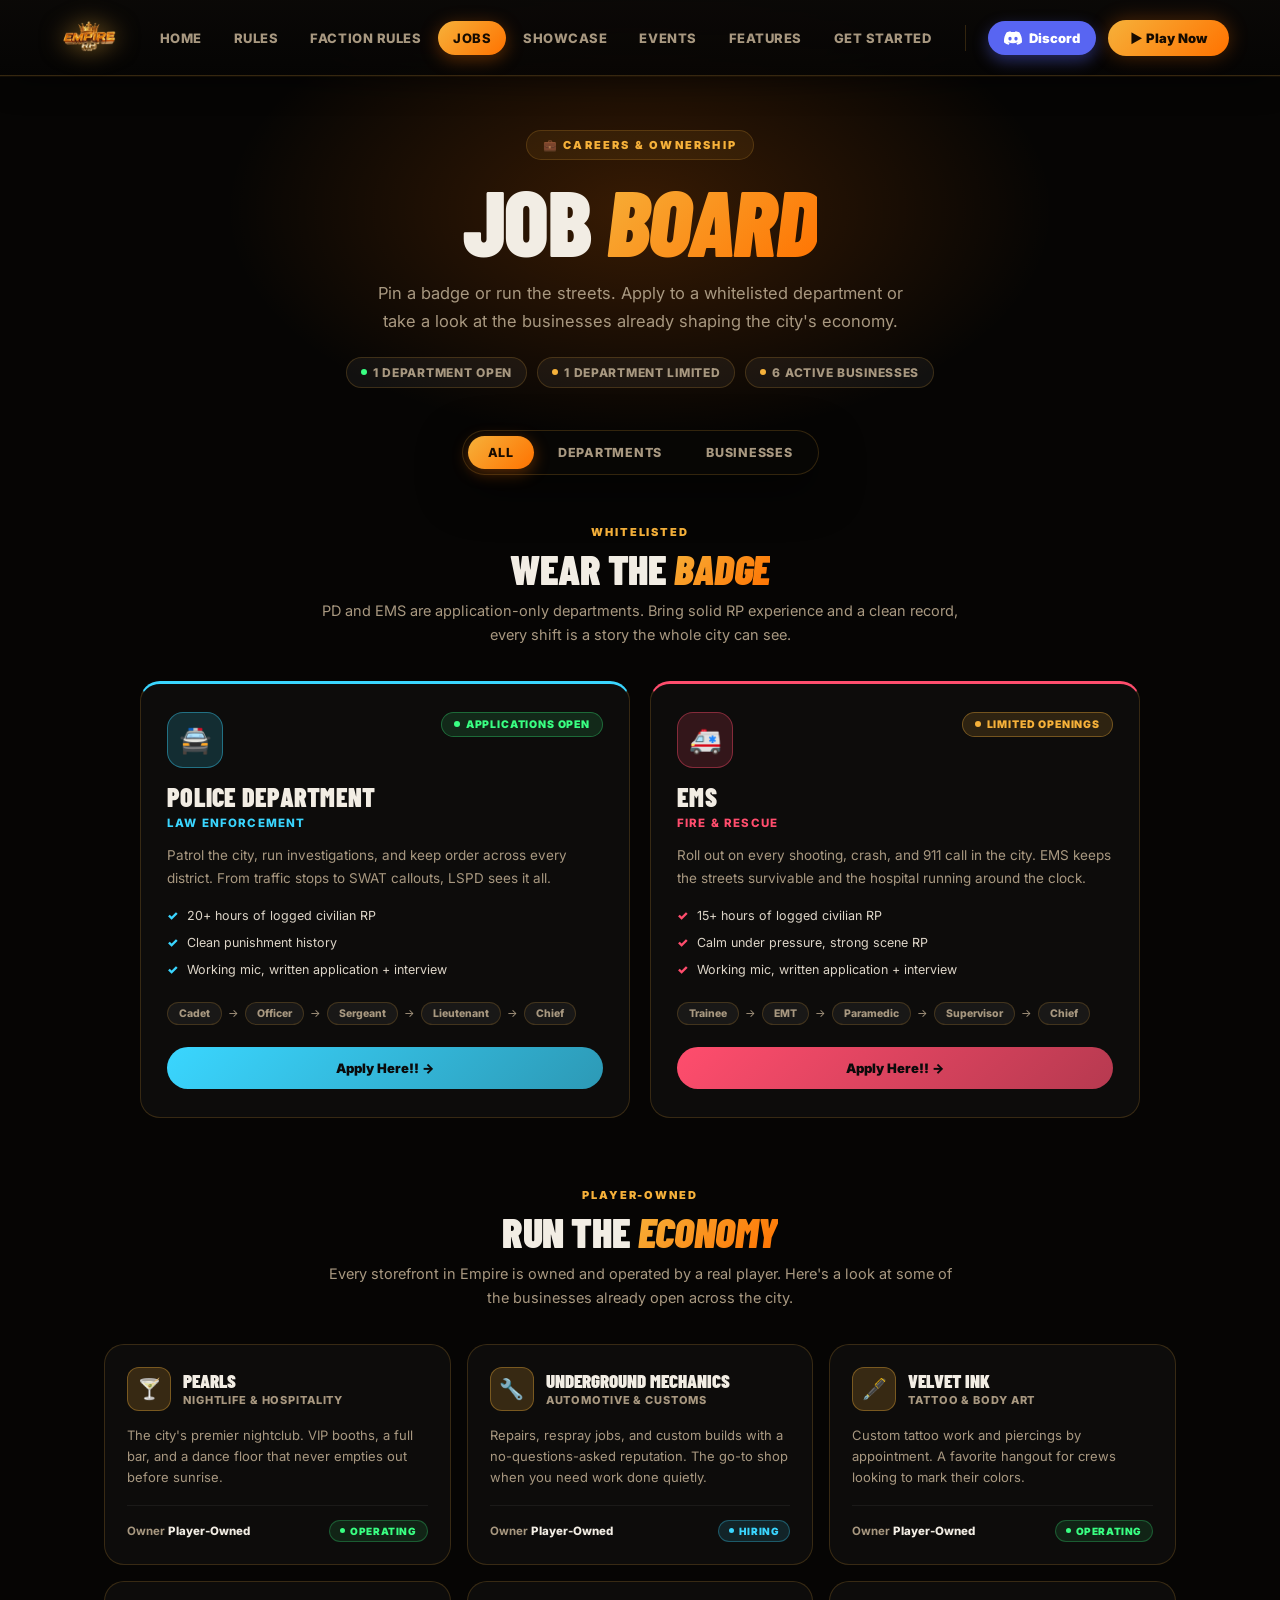
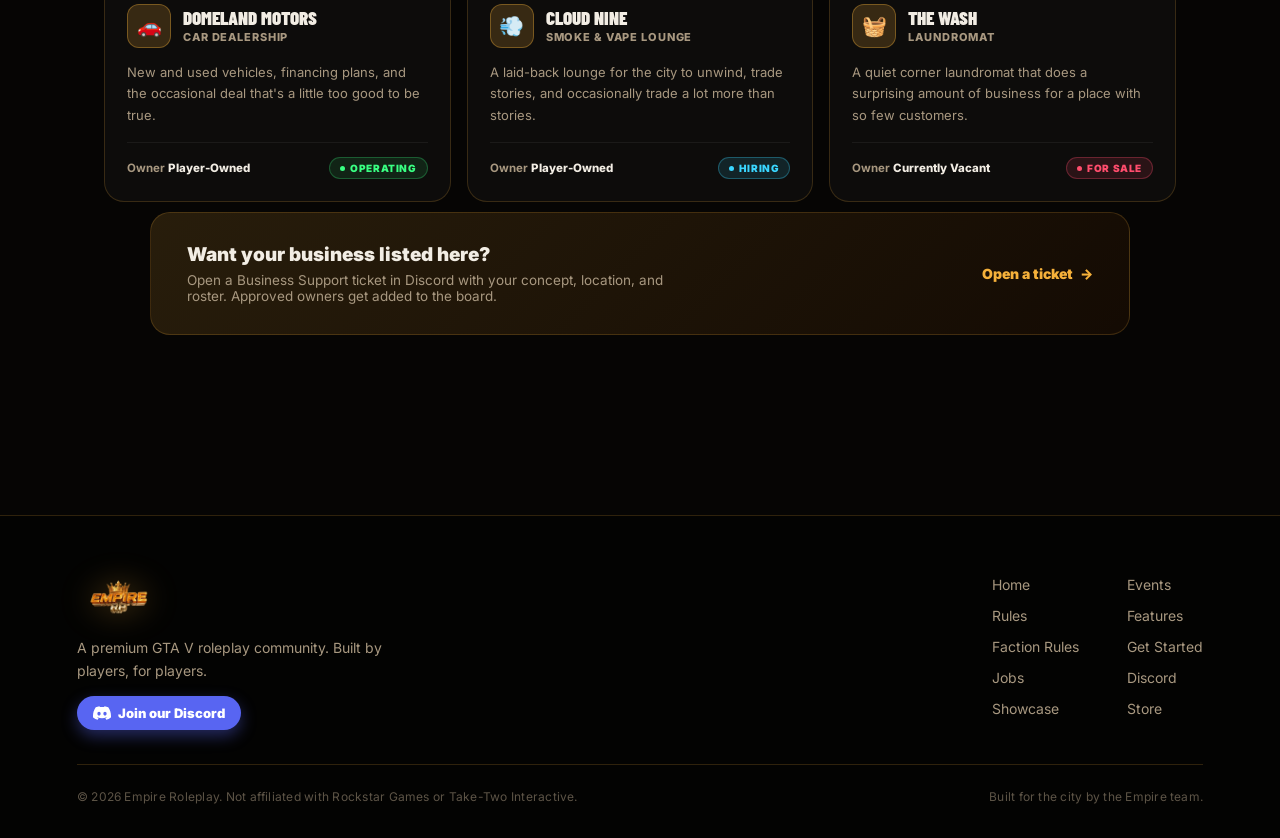
<file: jobboard.html>
<!DOCTYPE html>
<html lang="en">
<head>
  <meta charset="UTF-8" />
  <meta name="viewport" content="width=device-width, initial-scale=1.0" />
  <title>Empire Roleplay, Job Board</title>
  <link rel="icon" type="image/png" href="empire-logo.png" />
  <link rel="preconnect" href="https://fonts.googleapis.com">
  <link href="https://fonts.googleapis.com/css2?family=Barlow+Condensed:wght@400;700;900&family=Inter:wght@400;600;800;900&display=swap" rel="stylesheet">
  <link rel="stylesheet" href="site.css">
  <style>
    :root { --r: 20px; }

    /* ── HERO ── */
    .hero {
      min-height: 46vh; display: flex; align-items: center; justify-content: center;
      text-align: center; padding: 130px 6% 60px;
      position: relative; overflow: hidden;
    }
    .hero::before {
      content: ''; position: absolute; inset: 0;
      background:
        linear-gradient(rgba(6,5,4,.5), rgba(6,5,4,.94)),
        url('https://images.unsplash.com/photo-1514924013411-cbf25faa35bb?auto=format&fit=crop&w=1800&q=80') center 30%/cover;
    }
    .hero-glow { position: absolute; top: -40px; left: 50%; transform: translateX(-50%); width: 900px; height: 500px; background: radial-gradient(ellipse, rgba(255,114,0,.2) 0%, transparent 65%); z-index: 1; pointer-events: none; }
    .hero-content { position: relative; z-index: 2; max-width: 760px; }
    .eyebrow { display: inline-flex; align-items: center; gap: 10px; color: var(--gold); font-weight: 900; text-transform: uppercase; letter-spacing: .2em; font-size: 11px; margin-bottom: 18px; background: rgba(246,177,58,.08); border: 1px solid var(--line); border-radius: 999px; padding: 7px 16px; }
    h1 { font-family: 'Barlow Condensed', sans-serif; font-size: clamp(48px, 7.5vw, 92px); font-weight: 900; letter-spacing: -.02em; text-transform: uppercase; line-height: .92; margin-bottom: 16px; }
    h1 em { font-style: italic; background: linear-gradient(135deg, var(--gold), var(--gold2)); -webkit-background-clip: text; -webkit-text-fill-color: transparent; background-clip: text; }
    .hero-sub { color: var(--muted); font-size: 16.5px; line-height: 1.7; max-width: 560px; margin: 0 auto 22px; }
    .hero-pills { display: flex; gap: 10px; justify-content: center; flex-wrap: wrap; }
    .pill { display: inline-flex; align-items: center; gap: 6px; background: rgba(255,255,255,.05); border: 1px solid var(--line); border-radius: 999px; padding: 7px 14px; font-size: 12px; font-weight: 800; color: var(--muted); text-transform: uppercase; letter-spacing: .06em; }
    .pill-dot { width: 6px; height: 6px; border-radius: 50%; background: var(--gold); }
    .pill-dot.green { background: #39ff82; }

    /* ── FILTER TABS ── */
    .filter-shell { max-width: 760px; margin: -18px auto 50px; padding: 0 6%; position: relative; z-index: 10; display: flex; justify-content: center; }
    .filter-tabs { display: inline-flex; gap: 4px; background: rgba(8,7,5,.96); border: 1px solid var(--line); border-radius: 999px; padding: 5px; box-shadow: 0 16px 44px rgba(0,0,0,.55); }
    .filter-tab { border: none; background: none; cursor: pointer; font-family: inherit; color: var(--muted); font-weight: 800; font-size: 12.5px; text-transform: uppercase; letter-spacing: .06em; padding: 9px 20px; border-radius: 999px; transition: .2s; }
    .filter-tab:hover { color: var(--text); }
    .filter-tab.active { color: #160b00; background: linear-gradient(135deg, var(--gold), var(--gold2)); box-shadow: 0 4px 16px rgba(255,114,0,.35); }

    /* ── PAGE LAYOUT ── */
    .page-shell { max-width: 1200px; margin: 0 auto; padding: 0 5% 110px; }
    .board-section { margin-bottom: 70px; }
    .board-section.hidden { display: none; }
    .section-head { max-width: 640px; margin: 0 auto 34px; text-align: center; }
    .sec-label { color: var(--gold); font-weight: 900; text-transform: uppercase; letter-spacing: .18em; font-size: 11px; margin-bottom: 8px; }
    .sec-title { font-family: 'Barlow Condensed', sans-serif; font-size: clamp(30px, 4vw, 42px); font-weight: 900; text-transform: uppercase; letter-spacing: -.01em; margin-bottom: 10px; line-height: 1; }
    .sec-title em { font-style: italic; background: linear-gradient(135deg, var(--gold), var(--gold2)); -webkit-background-clip: text; -webkit-text-fill-color: transparent; background-clip: text; }
    .sec-desc { color: var(--muted); font-size: 14.5px; line-height: 1.65; }

    /* ── DEPARTMENT CARDS ── */
    .dept-grid { display: grid; grid-template-columns: 1fr 1fr; gap: 20px; max-width: 1000px; margin: 0 auto; }
    .dept-card {
      position: relative; overflow: hidden;
      background: rgba(255,255,255,.032); border: 1px solid var(--line);
      border-top: 3px solid var(--dc); border-radius: var(--r);
      padding: 28px 26px; transition: border-color .25s, transform .25s, box-shadow .25s;
    }
    .dept-card:hover { transform: translateY(-4px); box-shadow: 0 16px 40px rgba(0,0,0,.4), 0 0 30px color-mix(in srgb, var(--dc) 22%, transparent); }
    .dept-top { display: flex; align-items: flex-start; justify-content: space-between; gap: 14px; margin-bottom: 16px; }
    .dept-icon { width: 56px; height: 56px; border-radius: 16px; font-size: 26px; display: flex; align-items: center; justify-content: center; background: color-mix(in srgb, var(--dc) 16%, transparent); border: 1px solid color-mix(in srgb, var(--dc) 40%, transparent); flex-shrink: 0; }
    .dept-status { display: inline-flex; align-items: center; gap: 6px; border-radius: 999px; padding: 5px 12px; font-size: 10.5px; font-weight: 900; text-transform: uppercase; letter-spacing: .08em; white-space: nowrap; }
    .dept-status.open { background: rgba(57,255,130,.12); border: 1px solid rgba(57,255,130,.3); color: #39ff82; }
    .dept-status.limited { background: rgba(246,177,58,.14); border: 1px solid rgba(246,177,58,.35); color: var(--gold); }
    .dept-status-dot { width: 6px; height: 6px; border-radius: 50%; background: currentColor; }
    .dept-name { font-family: 'Barlow Condensed', sans-serif; font-size: 26px; font-weight: 900; text-transform: uppercase; letter-spacing: .01em; line-height: 1; margin-bottom: 6px; }
    .dept-tag { color: var(--dc); font-weight: 800; font-size: 11.5px; text-transform: uppercase; letter-spacing: .1em; margin-bottom: 14px; }
    .dept-desc { color: var(--muted); font-size: 13.5px; line-height: 1.7; margin-bottom: 18px; }
    .dept-reqs { list-style: none; display: flex; flex-direction: column; gap: 8px; margin-bottom: 22px; }
    .dept-reqs li { display: flex; align-items: flex-start; gap: 9px; font-size: 12.5px; color: #ddd5c8; line-height: 1.5; }
    .dept-reqs li::before { content: '✓'; color: var(--dc); font-weight: 900; flex-shrink: 0; }
    .dept-ranks { display: flex; align-items: center; gap: 6px; flex-wrap: wrap; margin-bottom: 22px; }
    .rank-chip { background: rgba(255,255,255,.05); border: 1px solid var(--line); border-radius: 999px; padding: 4px 11px; font-size: 10.5px; font-weight: 800; color: var(--muted); }
    .rank-arrow { color: var(--muted); font-size: 11px; }
    .dept-apply { display: inline-flex; align-items: center; gap: 7px; width: 100%; justify-content: center; background: linear-gradient(135deg, var(--dc), color-mix(in srgb, var(--dc) 70%, #fff 0%)); color: #0a0a0a; font-weight: 900; font-size: 13px; border-radius: 999px; padding: 13px 18px; transition: transform .25s, box-shadow .25s; }
    .dept-apply:hover { transform: translateY(-2px); box-shadow: 0 10px 28px color-mix(in srgb, var(--dc) 45%, transparent); }

    /* ── BUSINESS CARDS ── */
    .biz-grid { display: grid; grid-template-columns: repeat(3, 1fr); gap: 16px; }
    .biz-card {
      background: rgba(255,255,255,.032); border: 1px solid var(--line);
      border-radius: var(--r); padding: 22px; transition: border-color .25s, transform .25s, box-shadow .25s;
    }
    .biz-card:hover { transform: translateY(-3px); border-color: rgba(255,255,255,.7); box-shadow: 0 0 6px rgba(255,255,255,.5), 0 0 20px rgba(246,177,58,.4), 0 0 46px rgba(255,114,0,.18); }
    .biz-top { display: flex; align-items: center; gap: 12px; margin-bottom: 14px; }
    .biz-icon { width: 44px; height: 44px; border-radius: 12px; font-size: 20px; display: flex; align-items: center; justify-content: center; background: var(--gold-dim); border: 1px solid rgba(246,177,58,.35); flex-shrink: 0; }
    .biz-name { font-family: 'Barlow Condensed', sans-serif; font-size: 19px; font-weight: 900; text-transform: uppercase; line-height: 1.05; }
    .biz-cat { color: var(--muted); font-size: 11px; font-weight: 800; text-transform: uppercase; letter-spacing: .08em; margin-top: 2px; }
    .biz-desc { color: var(--muted); font-size: 13px; line-height: 1.65; margin-bottom: 16px; }
    .biz-foot { display: flex; align-items: center; justify-content: space-between; gap: 10px; padding-top: 14px; border-top: 1px solid rgba(255,255,255,.06); }
    .biz-owner { font-size: 11.5px; color: var(--muted); font-weight: 700; }
    .biz-owner strong { color: var(--text); font-weight: 800; }
    .biz-badge { display: inline-flex; align-items: center; gap: 5px; border-radius: 999px; padding: 4px 10px; font-size: 10px; font-weight: 900; text-transform: uppercase; letter-spacing: .06em; white-space: nowrap; }
    .biz-badge.operating { background: rgba(57,255,130,.1); border: 1px solid rgba(57,255,130,.25); color: #39ff82; }
    .biz-badge.hiring { background: rgba(58,214,255,.12); border: 1px solid rgba(58,214,255,.3); color: #3ad6ff; }
    .biz-badge.forsale { background: rgba(255,77,109,.12); border: 1px solid rgba(255,77,109,.3); color: #ff4d6d; }
    .biz-badge-dot { width: 5px; height: 5px; border-radius: 50%; background: currentColor; }

    /* ── CTA ── */
    .board-cta {
      display: flex; align-items: center; justify-content: space-between; gap: 24px; flex-wrap: wrap;
      max-width: 980px; margin: 10px auto 0; padding: 30px 36px;
      border-radius: var(--r);
      background: linear-gradient(135deg, rgba(246,177,58,.14), rgba(255,114,0,.06));
      border: 1px solid var(--line);
      transition: border-color .25s, transform .25s, box-shadow .25s;
    }
    .board-cta:hover { transform: translateY(-3px); border-color: rgba(246,177,58,.5); box-shadow: 0 14px 40px rgba(0,0,0,.35); }
    .board-cta h3 { font-size: 19px; font-weight: 900; margin-bottom: 6px; }
    .board-cta p { color: var(--muted); font-size: 13.5px; max-width: 480px; }
    .board-cta-btn { display: inline-flex; align-items: center; gap: 7px; color: var(--gold); font-weight: 900; font-size: 14px; white-space: nowrap; }
    .board-cta-btn i { font-style: normal; display: inline-block; transition: transform .25s; }
    .board-cta:hover .board-cta-btn i { transform: translateX(4px); }

    @media (max-width: 900px) {
      .dept-grid { grid-template-columns: 1fr; }
      .biz-grid { grid-template-columns: 1fr 1fr; }
    }
    @media (max-width: 600px) {
      .biz-grid { grid-template-columns: 1fr; }
      .board-cta { flex-direction: column; align-items: flex-start; padding: 26px; }
      section, .page-shell { padding-left: 5%; padding-right: 5%; }
    }
  </style>
</head>
<body>

  <!-- Discord logo (reused via <use>) -->
  <svg width="0" height="0" style="position:absolute" aria-hidden="true" focusable="false">
    <symbol id="discord-logo" viewBox="0 0 24 24">
      <path fill="currentColor" d="M20.317 4.3698a19.7913 19.7913 0 0 0-4.8851-1.5152.0741.0741 0 0 0-.0785.0371c-.211.3753-.4447.8648-.6083 1.2495-1.8447-.2762-3.68-.2762-5.4868 0-.1636-.3933-.4058-.8742-.6177-1.2495a.077.077 0 0 0-.0785-.037 19.7363 19.7363 0 0 0-4.8852 1.515.0699.0699 0 0 0-.0321.0277C.5334 9.0458-.319 13.5799.0992 18.0578a.0824.0824 0 0 0 .0312.0561c2.0528 1.5076 4.0413 2.4228 5.9929 3.0294a.0777.0777 0 0 0 .0842-.0276c.4616-.6304.8731-1.2952 1.226-1.9942a.076.076 0 0 0-.0416-.1057c-.6528-.2476-1.2743-.5495-1.8722-.8923a.077.077 0 0 1-.0076-.1277c.1258-.0943.2517-.1923.3718-.2914a.0743.0743 0 0 1 .0776-.0105c3.9278 1.7933 8.18 1.7933 12.0614 0a.0739.0739 0 0 1 .0785.0095c.1202.099.246.1981.3728.2924a.077.077 0 0 1-.0066.1276 12.2986 12.2986 0 0 1-1.873.8914.0766.0766 0 0 0-.0407.1067c.3604.698.7719 1.3628 1.225 1.9932a.076.076 0 0 0 .0842.0286c1.961-.6067 3.9495-1.5219 6.0023-3.0294a.077.077 0 0 0 .0313-.0552c.5004-5.177-.8382-9.6739-3.5485-13.6604a.061.061 0 0 0-.0312-.0286ZM8.02 15.3312c-1.1825 0-2.1569-1.0857-2.1569-2.419 0-1.3332.9555-2.4189 2.157-2.4189 1.2108 0 2.1757 1.0952 2.1568 2.419 0 1.3332-.9555 2.4189-2.1569 2.4189Zm7.9748 0c-1.1825 0-2.1569-1.0857-2.1569-2.419 0-1.3332.9554-2.4189 2.1569-2.4189 1.2108 0 2.1757 1.0952 2.1568 2.419 0 1.3332-.946 2.4189-2.1568 2.4189Z"/>
    </symbol>
  </svg>

    <!-- NAV -->
  <nav class="nav" id="mainNav">
    <a class="brand" href="https://empireroleplay.net/">
      <img src="empire-logo.png" alt="Empire RP Logo">
    </a>
    <div class="nav-links">
      <a href="https://empireroleplay.net/">Home</a>
      <a href="https://empireroleplay.net/rules">Rules</a>
      <a href="https://empireroleplay.net/faction-rules">Faction Rules</a>
      <a href="https://empireroleplay.net/jobboard" class="active">Jobs</a>
      <a href="https://empireroleplay.net/showcase">Showcase</a>
      <a href="https://empireroleplay.net/events">Events</a>
      <a href="https://empireroleplay.net/#features">Features</a>
      <a href="https://empireroleplay.net/#start">Get Started</a>
    </div>
    <div class="nav-divider"></div>
    <div class="nav-actions">
      <a class="btn-discord sm" href="https://discord.gg/empirerp" target="_blank" rel="noopener"><svg aria-hidden="true"><use href="#discord-logo"/></svg> Discord</a>
      <a href="fivem://connect/zjva9ey" class="btn-nav">&#9658; Play Now</a>
    </div>
    <div class="hamburger" id="hamburger" aria-label="Menu">
      <span></span><span></span><span></span>
    </div>
  </nav>
  <div class="mobile-menu" id="mobileMenu">
    <a href="https://empireroleplay.net/">Home</a>
    <a href="https://empireroleplay.net/rules">Rules</a>
    <a href="https://empireroleplay.net/faction-rules">Faction Rules</a>
    <a href="https://empireroleplay.net/jobboard" class="active">Jobs</a>
    <a href="https://empireroleplay.net/showcase">Showcase</a>
    <a href="https://empireroleplay.net/events">Events</a>
    <a href="https://empireroleplay.net/#features">Features</a>
    <a href="https://empireroleplay.net/#start">Get Started</a>
    <a class="btn-discord" href="https://discord.gg/empirerp" target="_blank" rel="noopener" style="justify-content:center;border-bottom:none"><svg aria-hidden="true"><use href="#discord-logo"/></svg> Join Discord</a>
    <a href="fivem://connect/zjva9ey" class="btn" style="text-align:center">&#9658; Play Now</a>
  </div>

  <!-- HERO -->
  <header class="hero">
    <div class="hero-glow"></div>
    <div class="hero-content">
      <div class="eyebrow">💼 Careers &amp; Ownership</div>
      <h1>Job <em>Board</em></h1>
      <p class="hero-sub">Pin a badge or run the streets. Apply to a whitelisted department or take a look at the businesses already shaping the city's economy.</p>
      <div class="hero-pills">
        <span class="pill"><span class="pill-dot green"></span> 1 Department Open</span>
        <span class="pill"><span class="pill-dot"></span> 1 Department Limited</span>
        <span class="pill"><span class="pill-dot"></span> 6 Active Businesses</span>
      </div>
    </div>
  </header>

  <!-- FILTER TABS -->
  <div class="filter-shell">
    <div class="filter-tabs">
      <button class="filter-tab active" data-filter="all">All</button>
      <button class="filter-tab" data-filter="departments">Departments</button>
      <button class="filter-tab" data-filter="businesses">Businesses</button>
    </div>
  </div>

  <div class="page-shell">

    <!-- WHITELISTED DEPARTMENTS -->
    <section class="board-section" data-section="departments">
      <div class="section-head reveal">
        <div class="sec-label">Whitelisted</div>
        <h2 class="sec-title">Wear The <em>Badge</em></h2>
        <p class="sec-desc">PD and EMS are application-only departments. Bring solid RP experience and a clean record, every shift is a story the whole city can see.</p>
      </div>

      <div class="dept-grid">

        <div class="dept-card reveal" style="--dc:#3ad6ff">
          <div class="dept-top">
            <div class="dept-icon">🚔</div>
            <span class="dept-status open"><span class="dept-status-dot"></span> Applications Open</span>
          </div>
          <div class="dept-name">Police Department</div>
          <div class="dept-tag">Law Enforcement</div>
          <p class="dept-desc">Patrol the city, run investigations, and keep order across every district. From traffic stops to SWAT callouts, LSPD sees it all.</p>
          <ul class="dept-reqs">
            <li>20+ hours of logged civilian RP</li>
            <li>Clean punishment history</li>
            <li>Working mic, written application + interview</li>
          </ul>
          <div class="dept-ranks">
            <span class="rank-chip">Cadet</span><span class="rank-arrow">→</span>
            <span class="rank-chip">Officer</span><span class="rank-arrow">→</span>
            <span class="rank-chip">Sergeant</span><span class="rank-arrow">→</span>
            <span class="rank-chip">Lieutenant</span><span class="rank-arrow">→</span>
            <span class="rank-chip">Chief</span>
          </div>
          <a href="https://forms.gle/CcwBniSEZ9tCajE1A" target="_blank" class="dept-apply">Apply Here!! &rarr;</a>
        </div>

        <div class="dept-card reveal" style="--dc:#ff4d6d">
          <div class="dept-top">
            <div class="dept-icon">🚑</div>
            <span class="dept-status limited"><span class="dept-status-dot"></span> Limited Openings</span>
          </div>
          <div class="dept-name">EMS</div>
          <div class="dept-tag">Fire &amp; Rescue</div>
          <p class="dept-desc">Roll out on every shooting, crash, and 911 call in the city. EMS keeps the streets survivable and the hospital running around the clock.</p>
          <ul class="dept-reqs">
            <li>15+ hours of logged civilian RP</li>
            <li>Calm under pressure, strong scene RP</li>
            <li>Working mic, written application + interview</li>
          </ul>
          <div class="dept-ranks">
            <span class="rank-chip">Trainee</span><span class="rank-arrow">→</span>
            <span class="rank-chip">EMT</span><span class="rank-arrow">→</span>
            <span class="rank-chip">Paramedic</span><span class="rank-arrow">→</span>
            <span class="rank-chip">Supervisor</span><span class="rank-arrow">→</span>
            <span class="rank-chip">Chief</span>
          </div>
          <a href="https://forms.gle/bdCz6VSP6VAa9jB37" target="_blank" class="dept-apply">Apply Here!! &rarr;</a>
        </div>

      </div>
    </section>

    <!-- PLAYER-OWNED BUSINESSES -->
    <section class="board-section" data-section="businesses">
      <div class="section-head reveal">
        <div class="sec-label">Player-Owned</div>
        <h2 class="sec-title">Run The <em>Economy</em></h2>
        <p class="sec-desc">Every storefront in Empire is owned and operated by a real player. Here's a look at some of the businesses already open across the city.</p>
      </div>

      <div class="biz-grid">

        <div class="biz-card reveal">
          <div class="biz-top">
            <div class="biz-icon">🍸</div>
            <div>
              <div class="biz-name">Pearls</div>
              <div class="biz-cat">Nightlife &amp; Hospitality</div>
            </div>
          </div>
          <p class="biz-desc">The city's premier nightclub. VIP booths, a full bar, and a dance floor that never empties out before sunrise.</p>
          <div class="biz-foot">
            <span class="biz-owner">Owner <strong>Player-Owned</strong></span>
            <span class="biz-badge operating"><span class="biz-badge-dot"></span> Operating</span>
          </div>
        </div>

        <div class="biz-card reveal">
          <div class="biz-top">
            <div class="biz-icon">🔧</div>
            <div>
              <div class="biz-name">Underground Mechanics</div>
              <div class="biz-cat">Automotive &amp; Customs</div>
            </div>
          </div>
          <p class="biz-desc">Repairs, respray jobs, and custom builds with a no-questions-asked reputation. The go-to shop when you need work done quietly.</p>
          <div class="biz-foot">
            <span class="biz-owner">Owner <strong>Player-Owned</strong></span>
            <span class="biz-badge hiring"><span class="biz-badge-dot"></span> Hiring</span>
          </div>
        </div>

        <div class="biz-card reveal">
          <div class="biz-top">
            <div class="biz-icon">🖋️</div>
            <div>
              <div class="biz-name">Velvet Ink</div>
              <div class="biz-cat">Tattoo &amp; Body Art</div>
            </div>
          </div>
          <p class="biz-desc">Custom tattoo work and piercings by appointment. A favorite hangout for crews looking to mark their colors.</p>
          <div class="biz-foot">
            <span class="biz-owner">Owner <strong>Player-Owned</strong></span>
            <span class="biz-badge operating"><span class="biz-badge-dot"></span> Operating</span>
          </div>
        </div>

        <div class="biz-card reveal">
          <div class="biz-top">
            <div class="biz-icon">🚗</div>
            <div>
              <div class="biz-name">Domeland Motors</div>
              <div class="biz-cat">Car Dealership</div>
            </div>
          </div>
          <p class="biz-desc">New and used vehicles, financing plans, and the occasional deal that's a little too good to be true.</p>
          <div class="biz-foot">
            <span class="biz-owner">Owner <strong>Player-Owned</strong></span>
            <span class="biz-badge operating"><span class="biz-badge-dot"></span> Operating</span>
          </div>
        </div>

        <div class="biz-card reveal">
          <div class="biz-top">
            <div class="biz-icon">💨</div>
            <div>
              <div class="biz-name">Cloud Nine</div>
              <div class="biz-cat">Smoke &amp; Vape Lounge</div>
            </div>
          </div>
          <p class="biz-desc">A laid-back lounge for the city to unwind, trade stories, and occasionally trade a lot more than stories.</p>
          <div class="biz-foot">
            <span class="biz-owner">Owner <strong>Player-Owned</strong></span>
            <span class="biz-badge hiring"><span class="biz-badge-dot"></span> Hiring</span>
          </div>
        </div>

        <div class="biz-card reveal">
          <div class="biz-top">
            <div class="biz-icon">🧺</div>
            <div>
              <div class="biz-name">The Wash</div>
              <div class="biz-cat">Laundromat</div>
            </div>
          </div>
          <p class="biz-desc">A quiet corner laundromat that does a surprising amount of business for a place with so few customers.</p>
          <div class="biz-foot">
            <span class="biz-owner">Owner <strong>Currently Vacant</strong></span>
            <span class="biz-badge forsale"><span class="biz-badge-dot"></span> For Sale</span>
          </div>
        </div>

      </div>

      <a href="https://discord.gg/empirerp" target="_blank" class="board-cta reveal">
        <div>
          <h3>Want your business listed here?</h3>
          <p>Open a Business Support ticket in Discord with your concept, location, and roster. Approved owners get added to the board.</p>
        </div>
        <span class="board-cta-btn">Open a ticket <i>&rarr;</i></span>
      </a>
    </section>

  </div>

  <!-- FOOTER -->
  <footer>
    <div class="footer-inner">
      <div class="footer-brand reveal">
        <img src="empire-logo.png" alt="Empire RP">
        <p>A premium GTA V roleplay community. Built by players, for players.</p>
        <a class="btn-discord sm" href="https://discord.gg/empirerp" target="_blank" rel="noopener"><svg aria-hidden="true"><use href="#discord-logo"/></svg> Join our Discord</a>
      </div>
      <div class="footer-links reveal">
        <a href="https://empireroleplay.net/#home">Home</a>
        <a href="https://empireroleplay.net/rules">Rules</a>
        <a href="https://empireroleplay.net/faction-rules">Faction Rules</a>
        <a href="https://empireroleplay.net/jobboard">Jobs</a>
        <a href="https://empireroleplay.net/showcase">Showcase</a>
        <a href="https://empireroleplay.net/events">Events</a>
        <a href="https://empireroleplay.net/#features">Features</a>
        <a href="https://empireroleplay.net/#start">Get Started</a>
        <a href="https://discord.gg/empirerp" target="_blank" rel="noopener">Discord</a>
        <a href="https://empireroleplay.tebex.io" target="_blank" rel="noopener">Store</a>
      </div>
    </div>
    <div class="footer-bottom">
      <p class="footer-copy">© 2026 Empire Roleplay. Not affiliated with Rockstar Games or Take-Two Interactive.</p>
      <p class="footer-copy">Built for the city by the Empire team.</p>
    </div>
  </footer>

  <script src="site.js"></script>
  <script>
    // Filter tabs
    var tabs = document.querySelectorAll('.filter-tab');
    var sections = document.querySelectorAll('.board-section');
    tabs.forEach(function (tab) {
      tab.addEventListener('click', function () {
        tabs.forEach(function (t) { t.classList.remove('active'); });
        tab.classList.add('active');
        var filter = tab.getAttribute('data-filter');
        sections.forEach(function (sec) {
          var match = filter === 'all' || sec.getAttribute('data-section') === filter;
          sec.classList.toggle('hidden', !match);
        });
      });
    });
  </script>
</body>
</html>
</file>
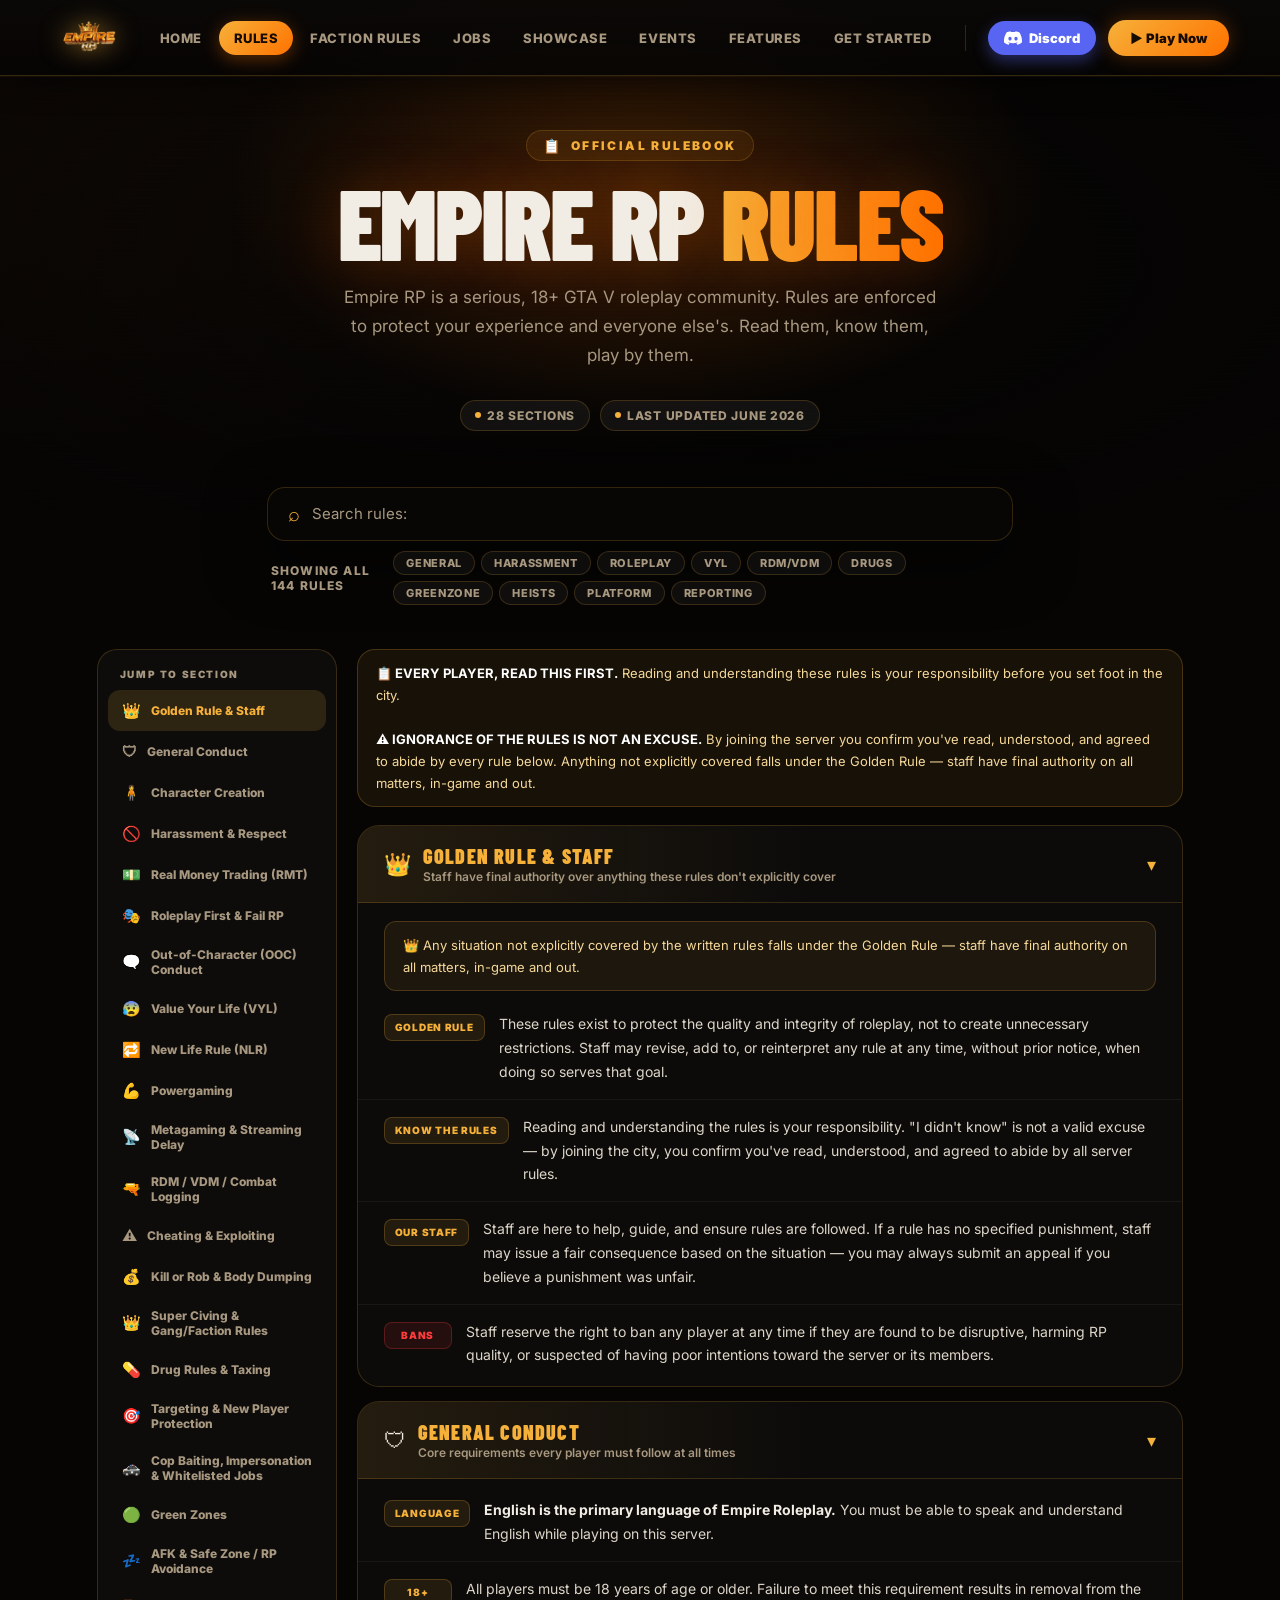
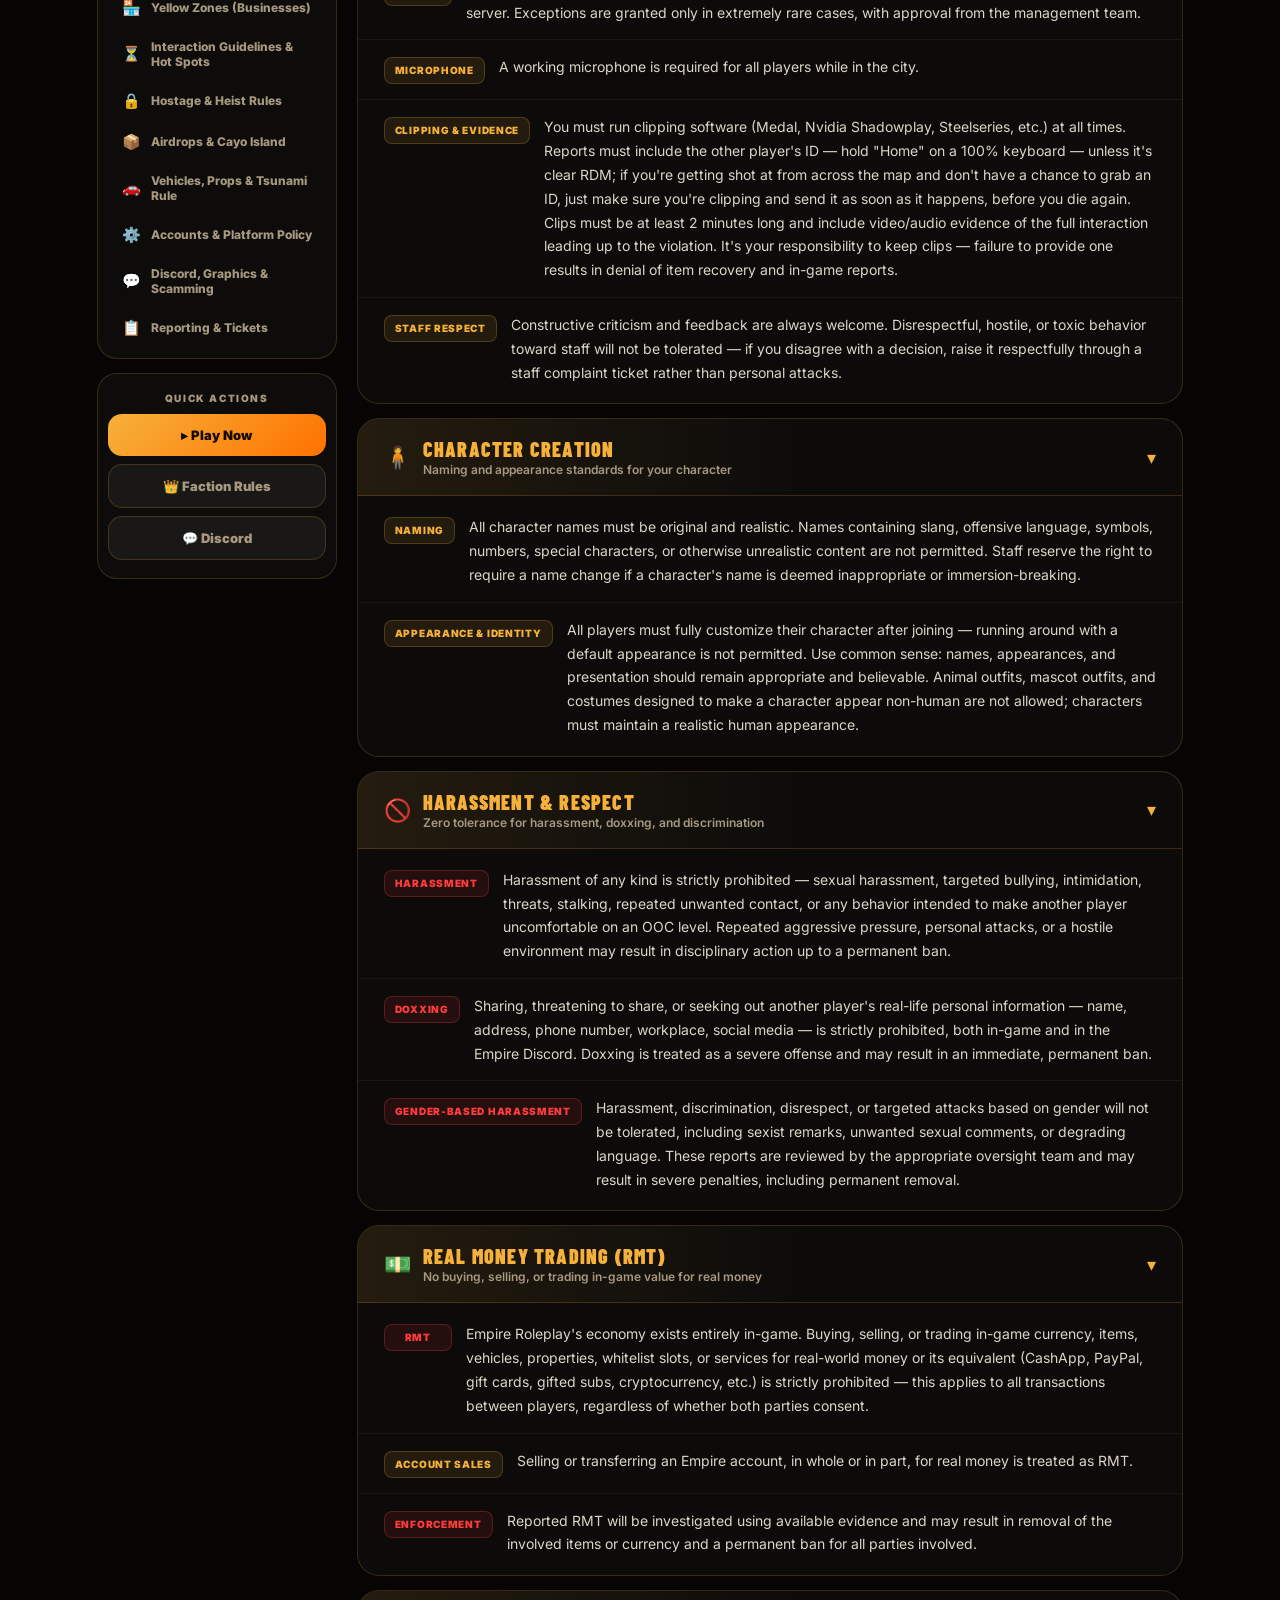
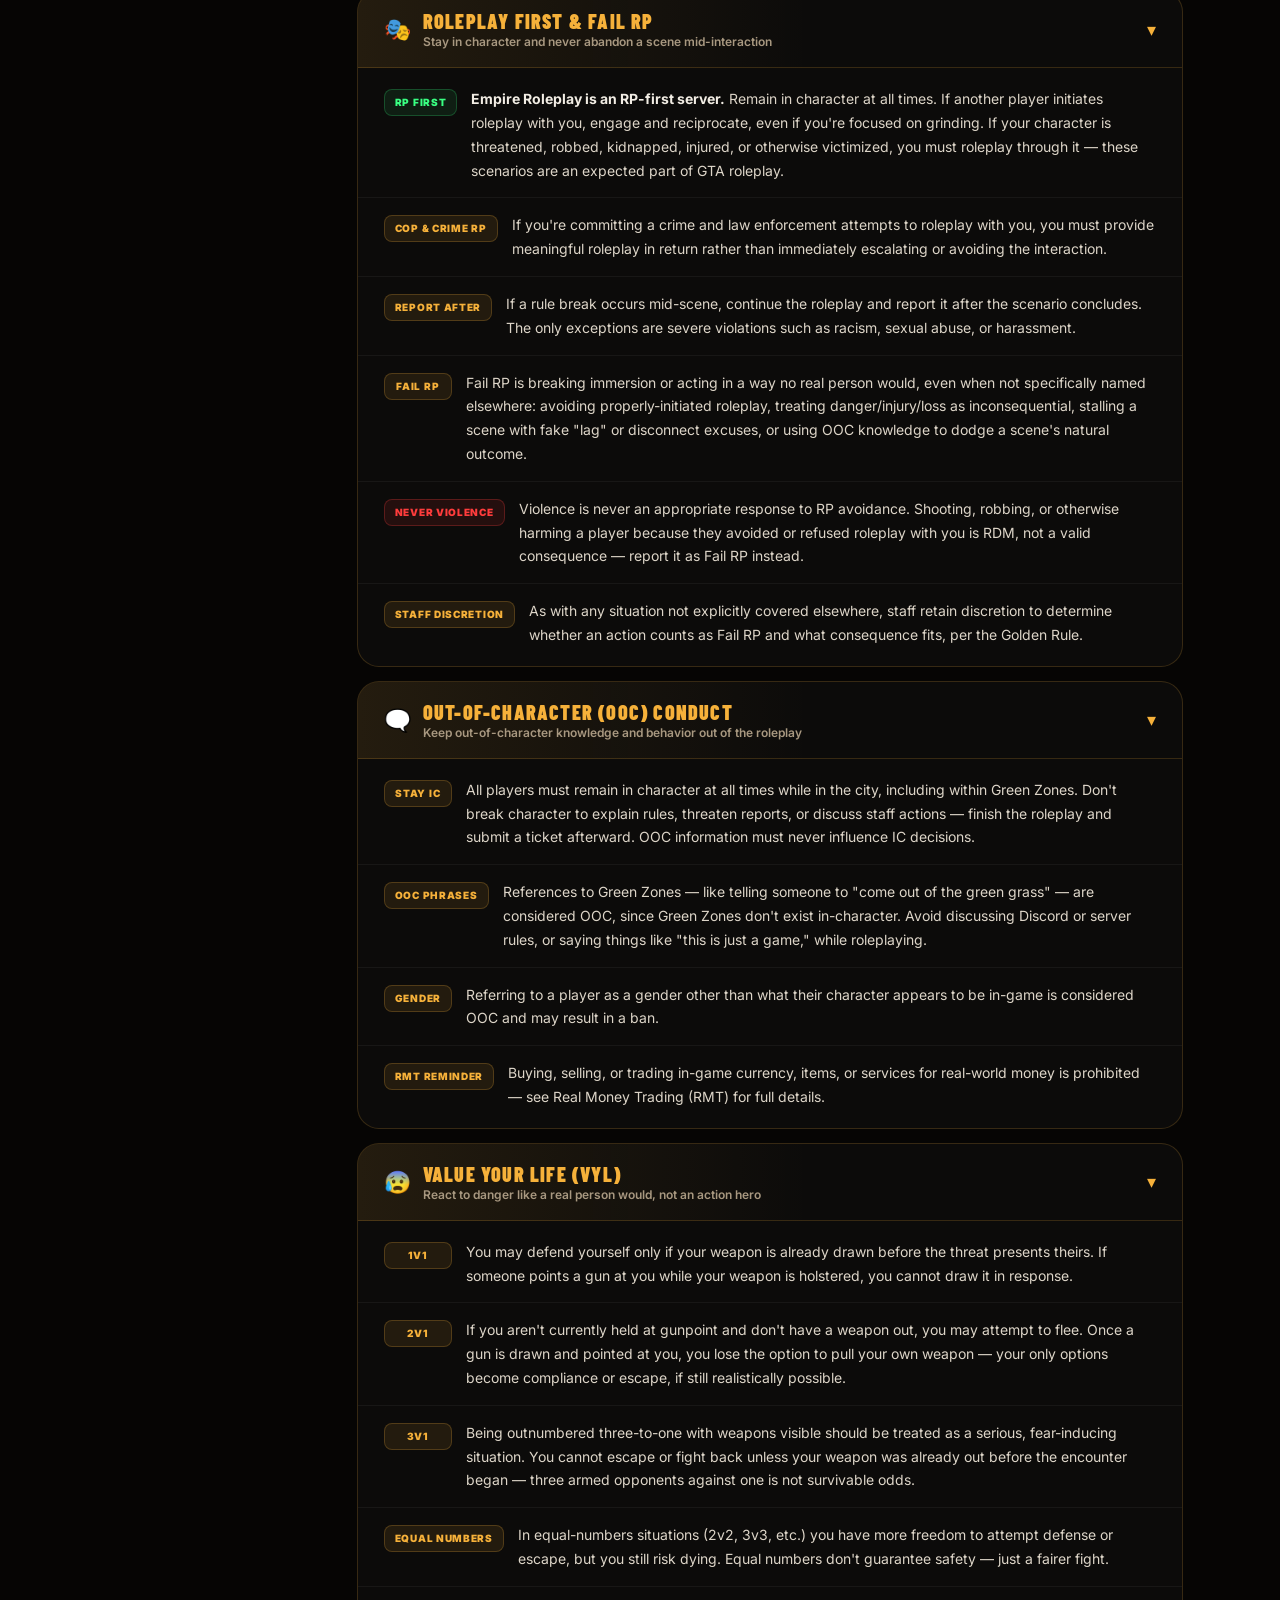
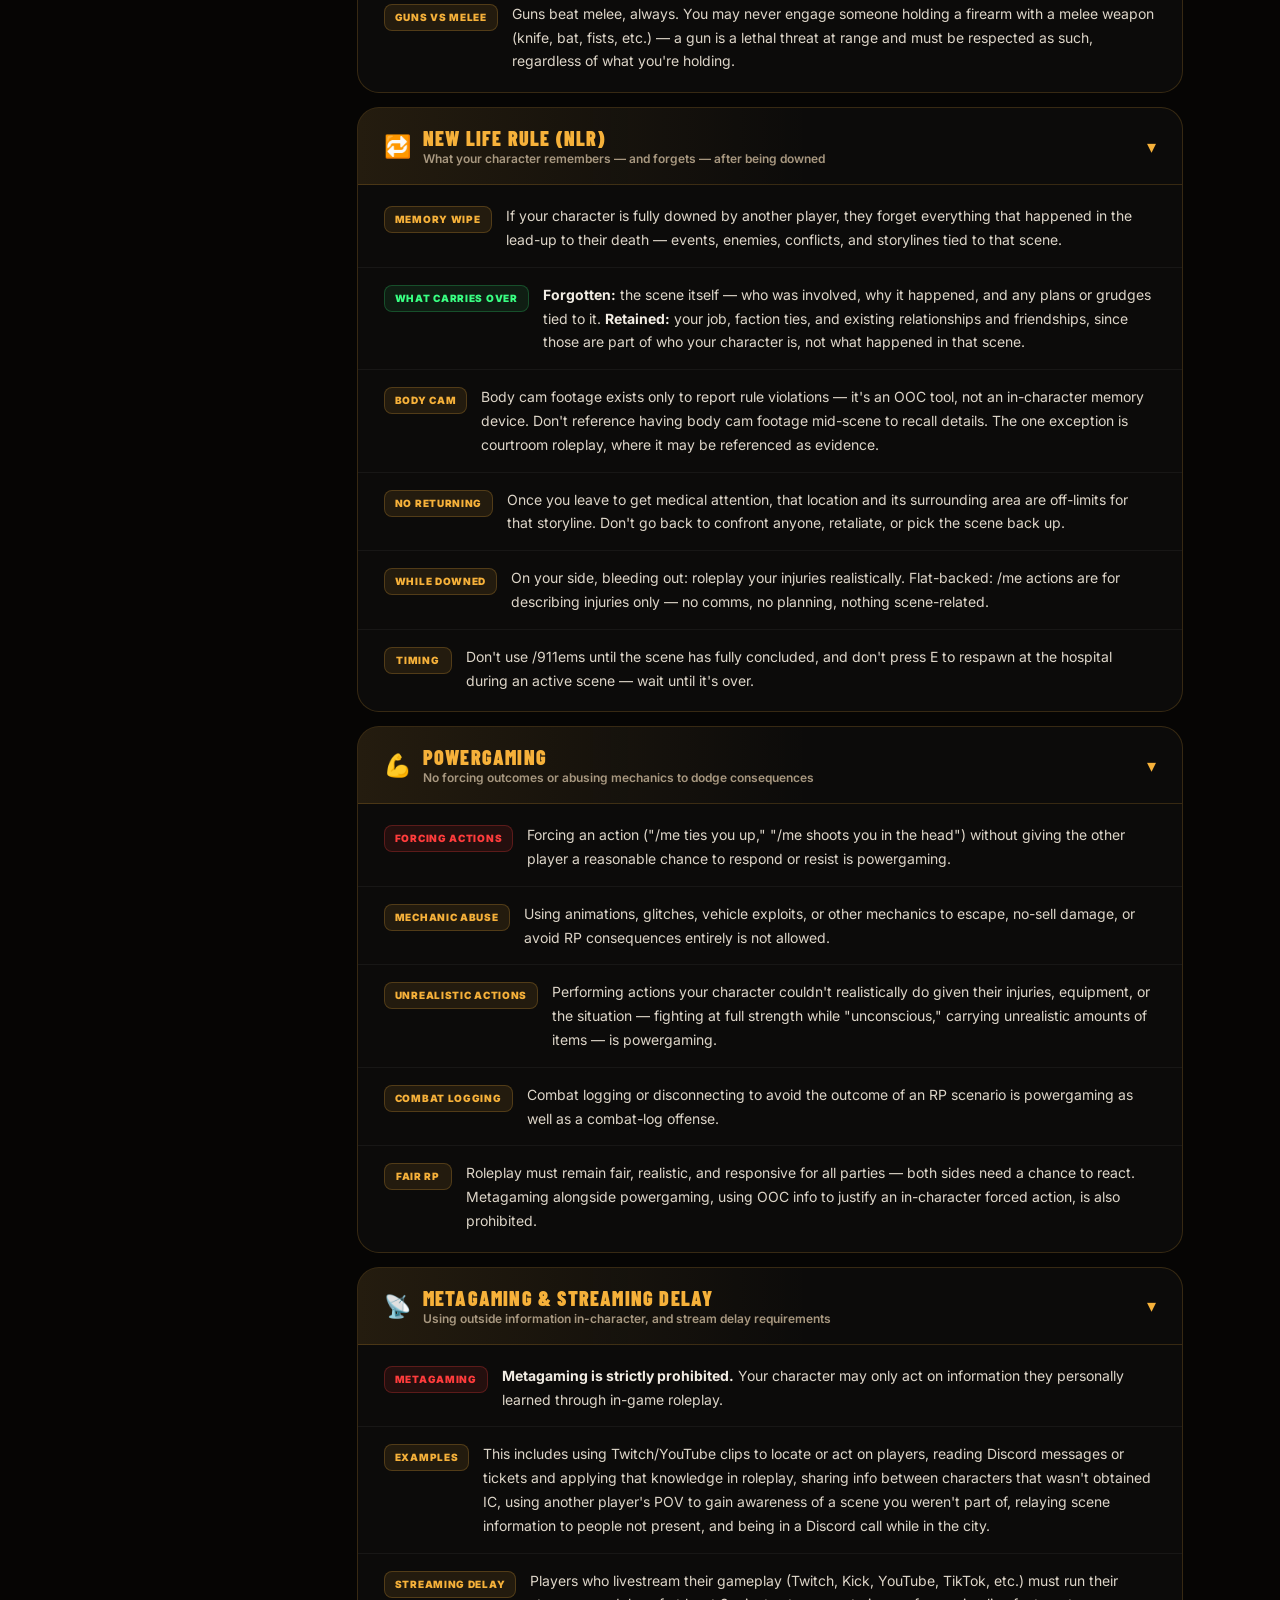
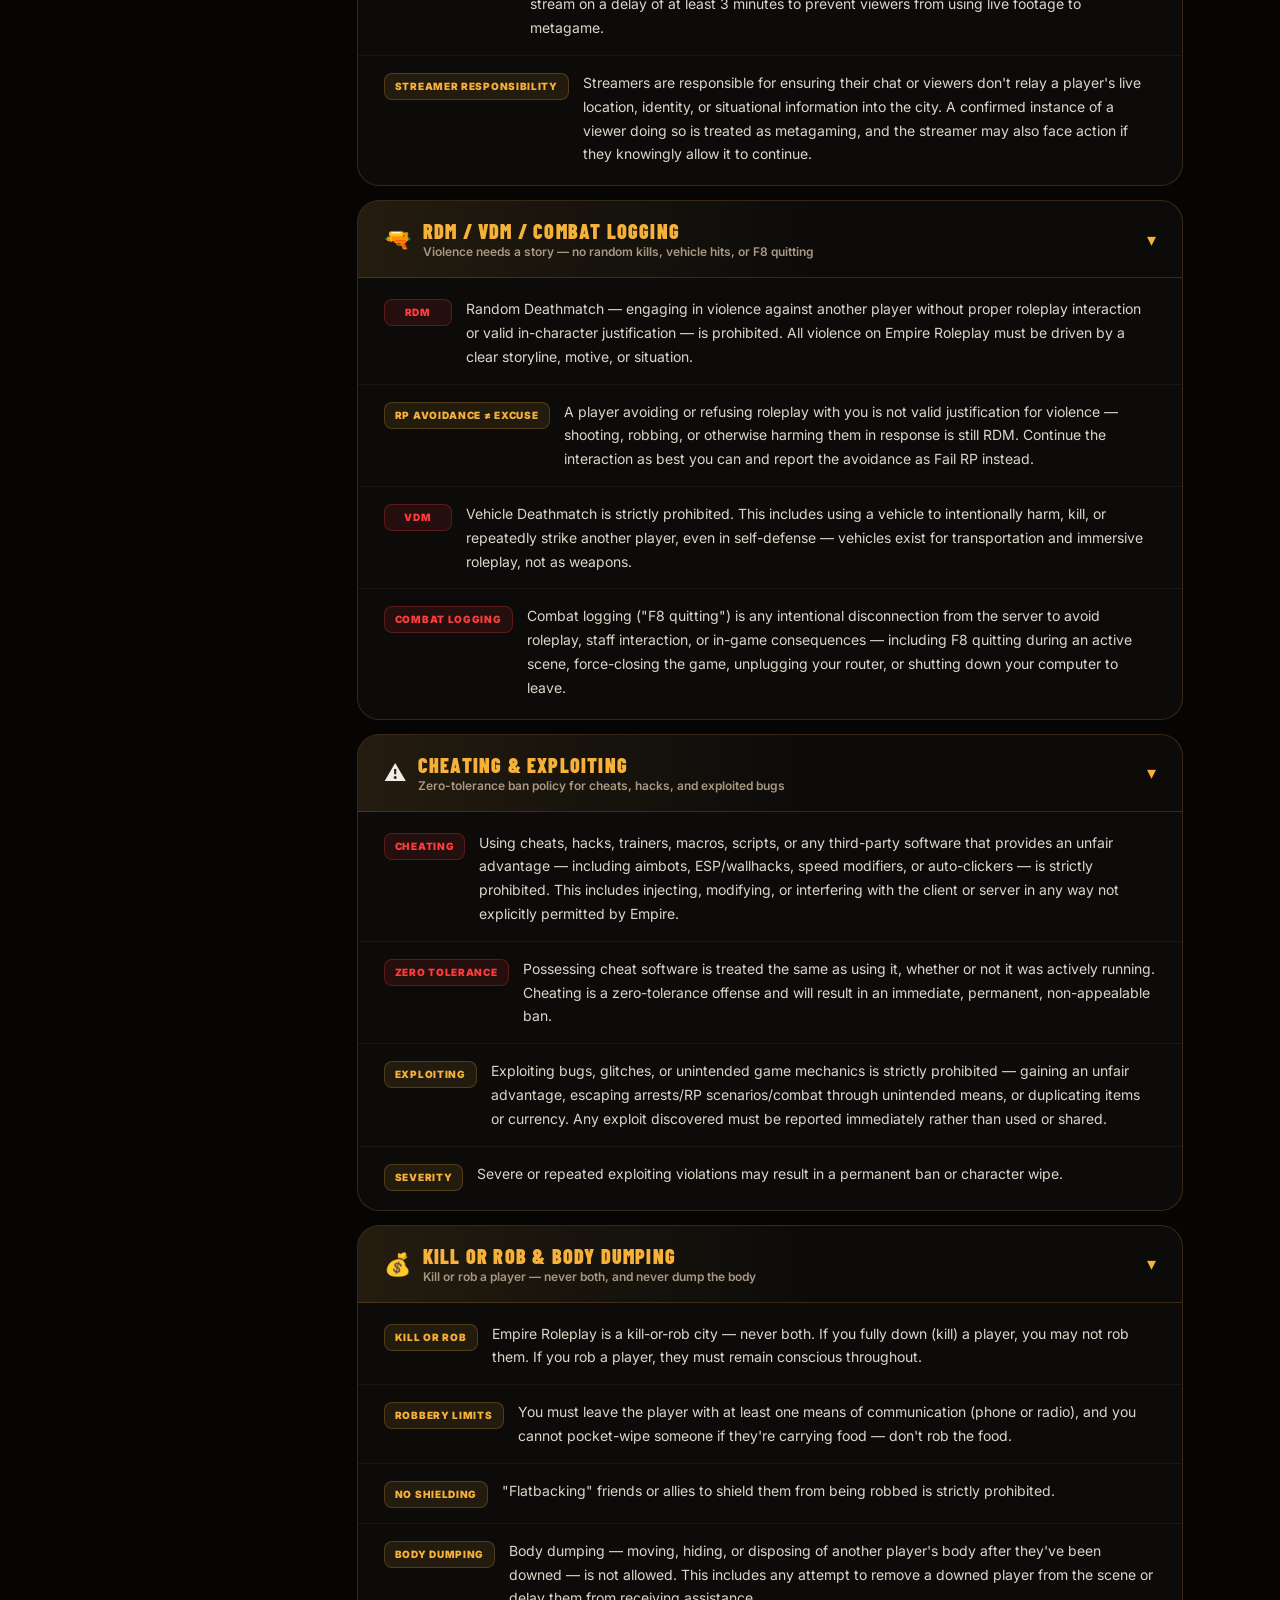
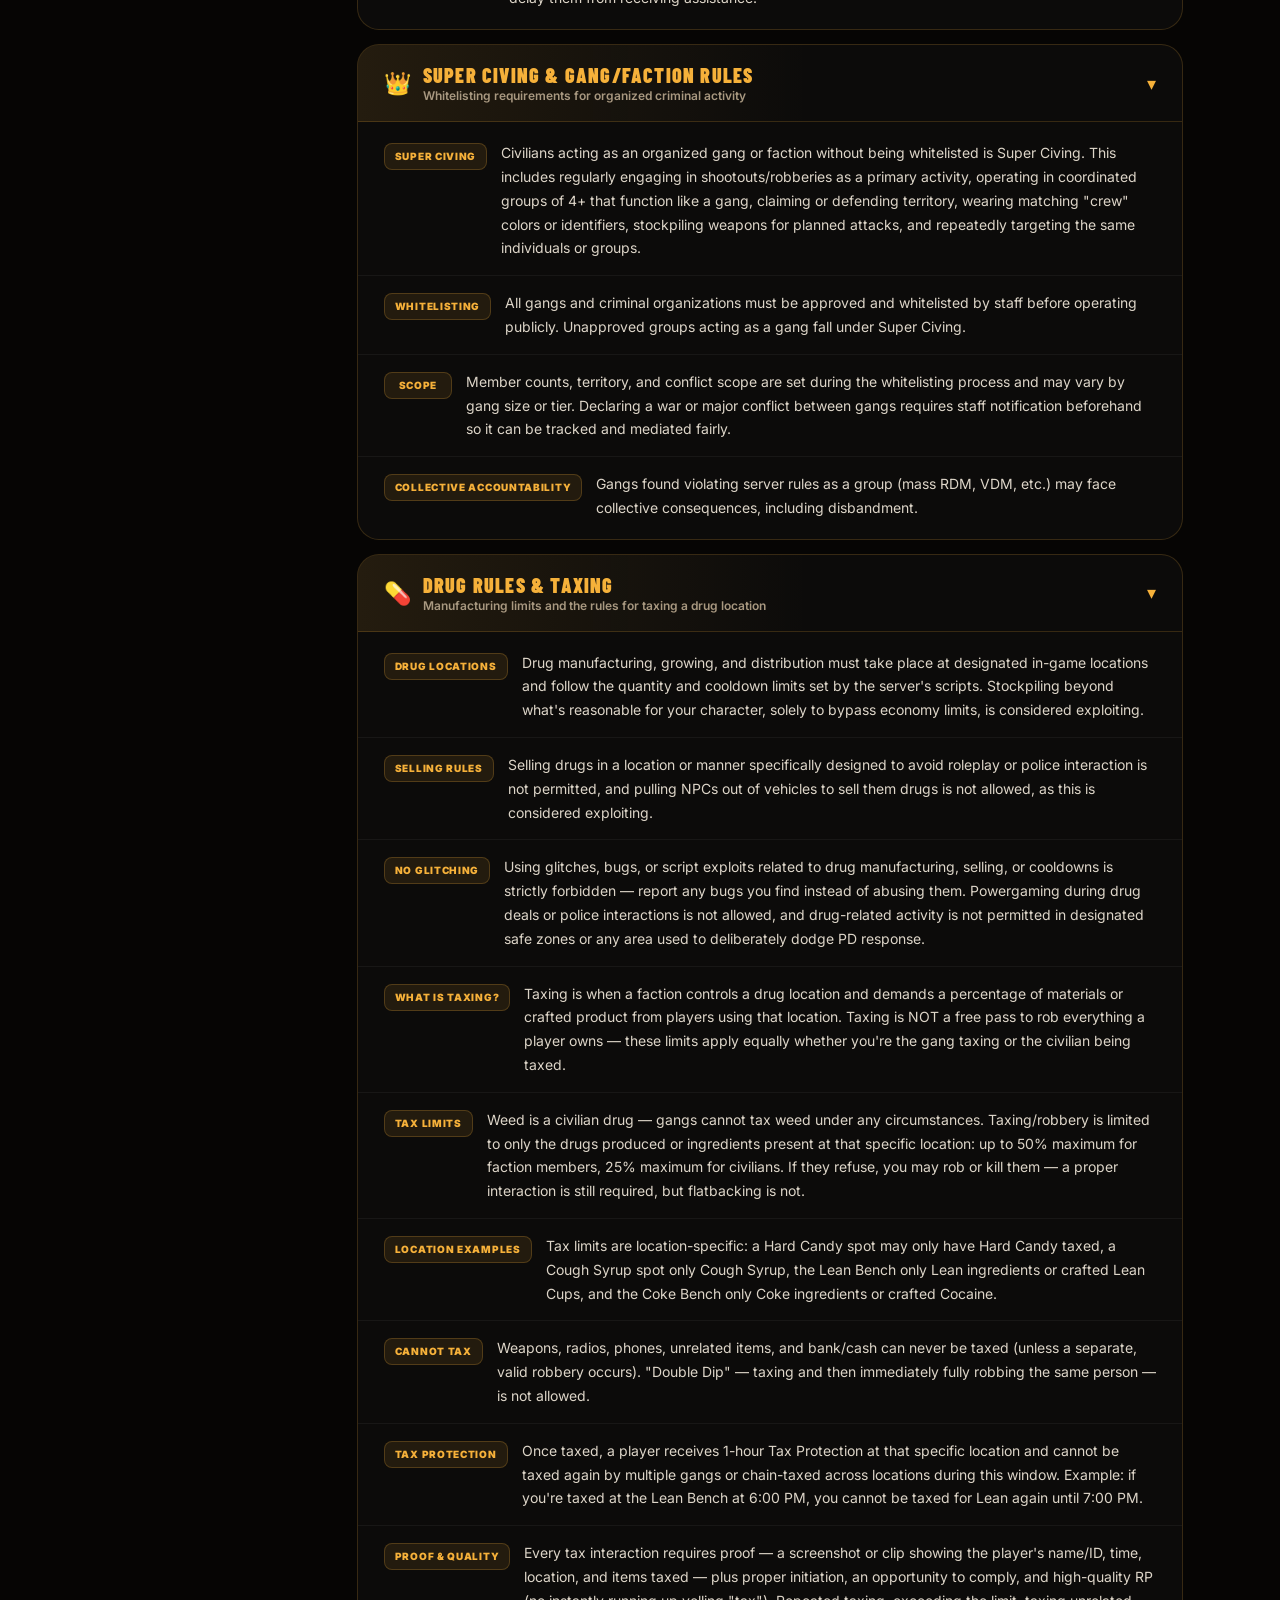
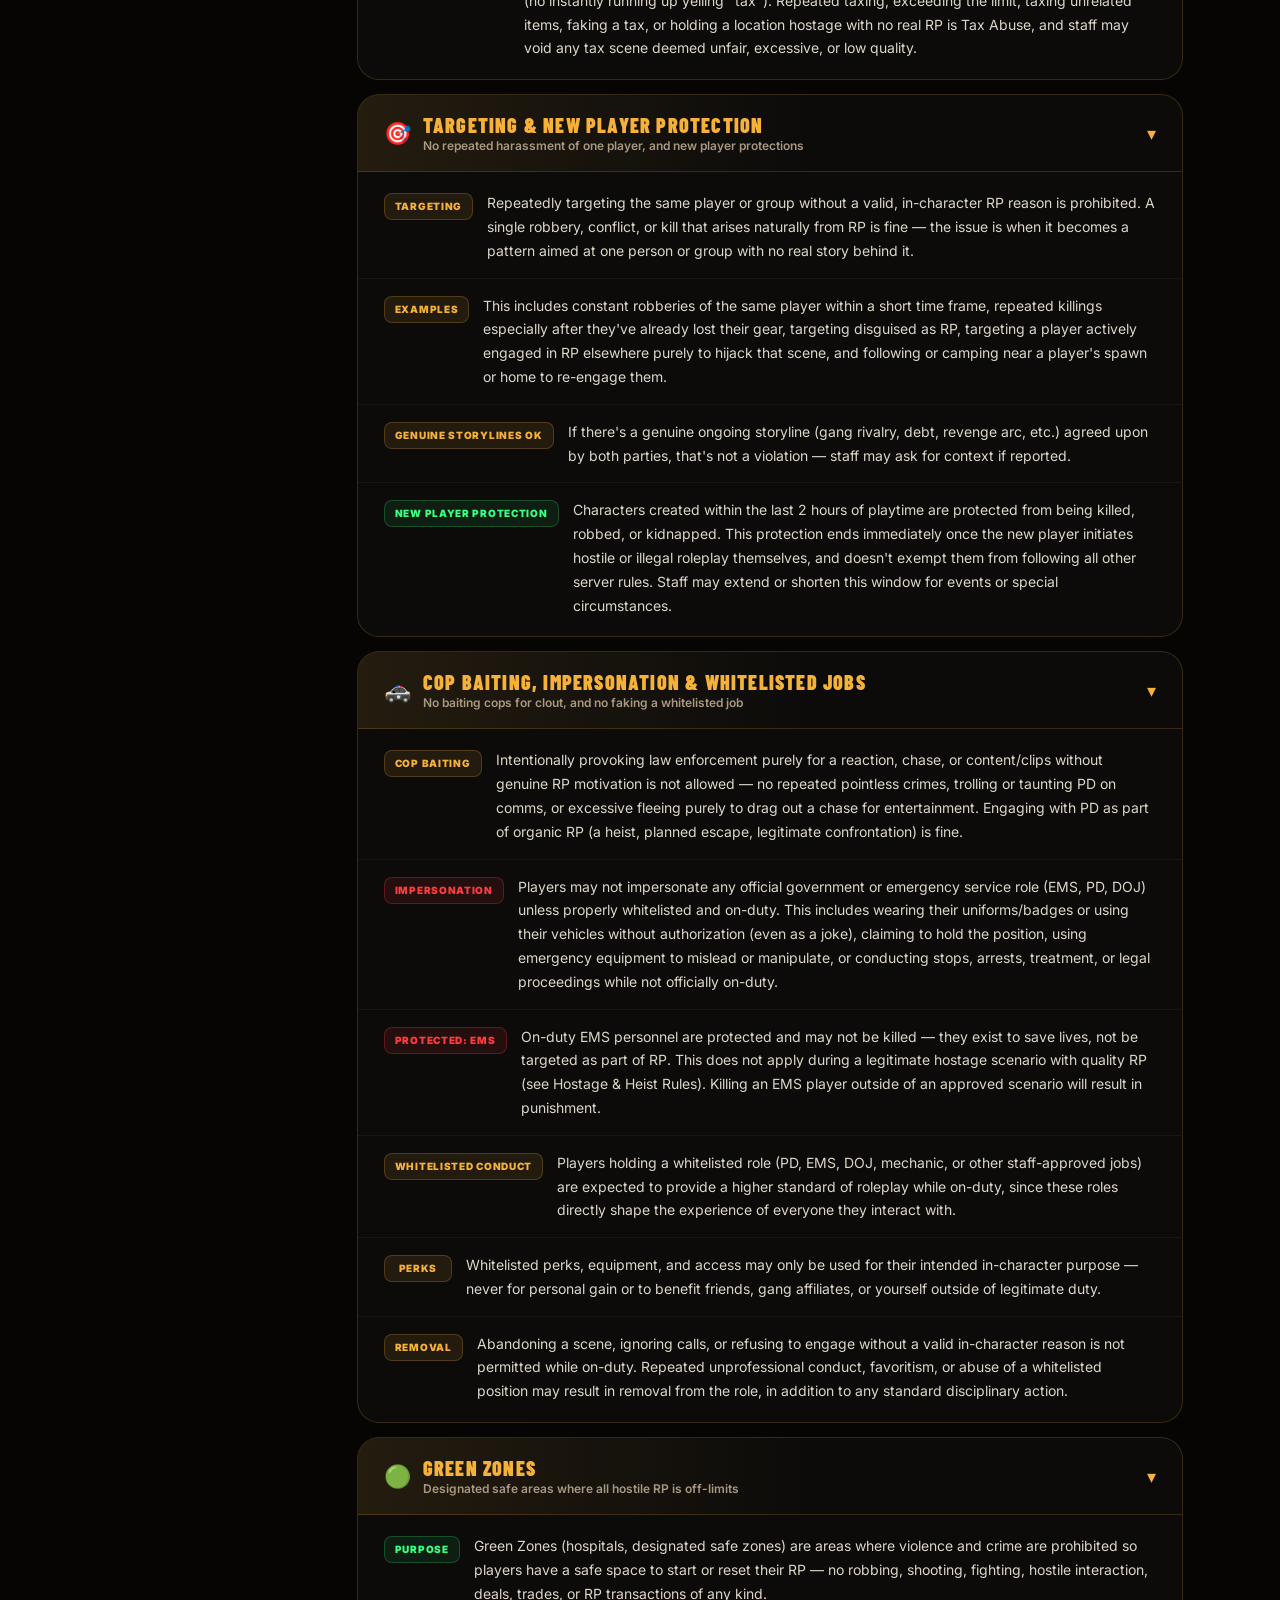
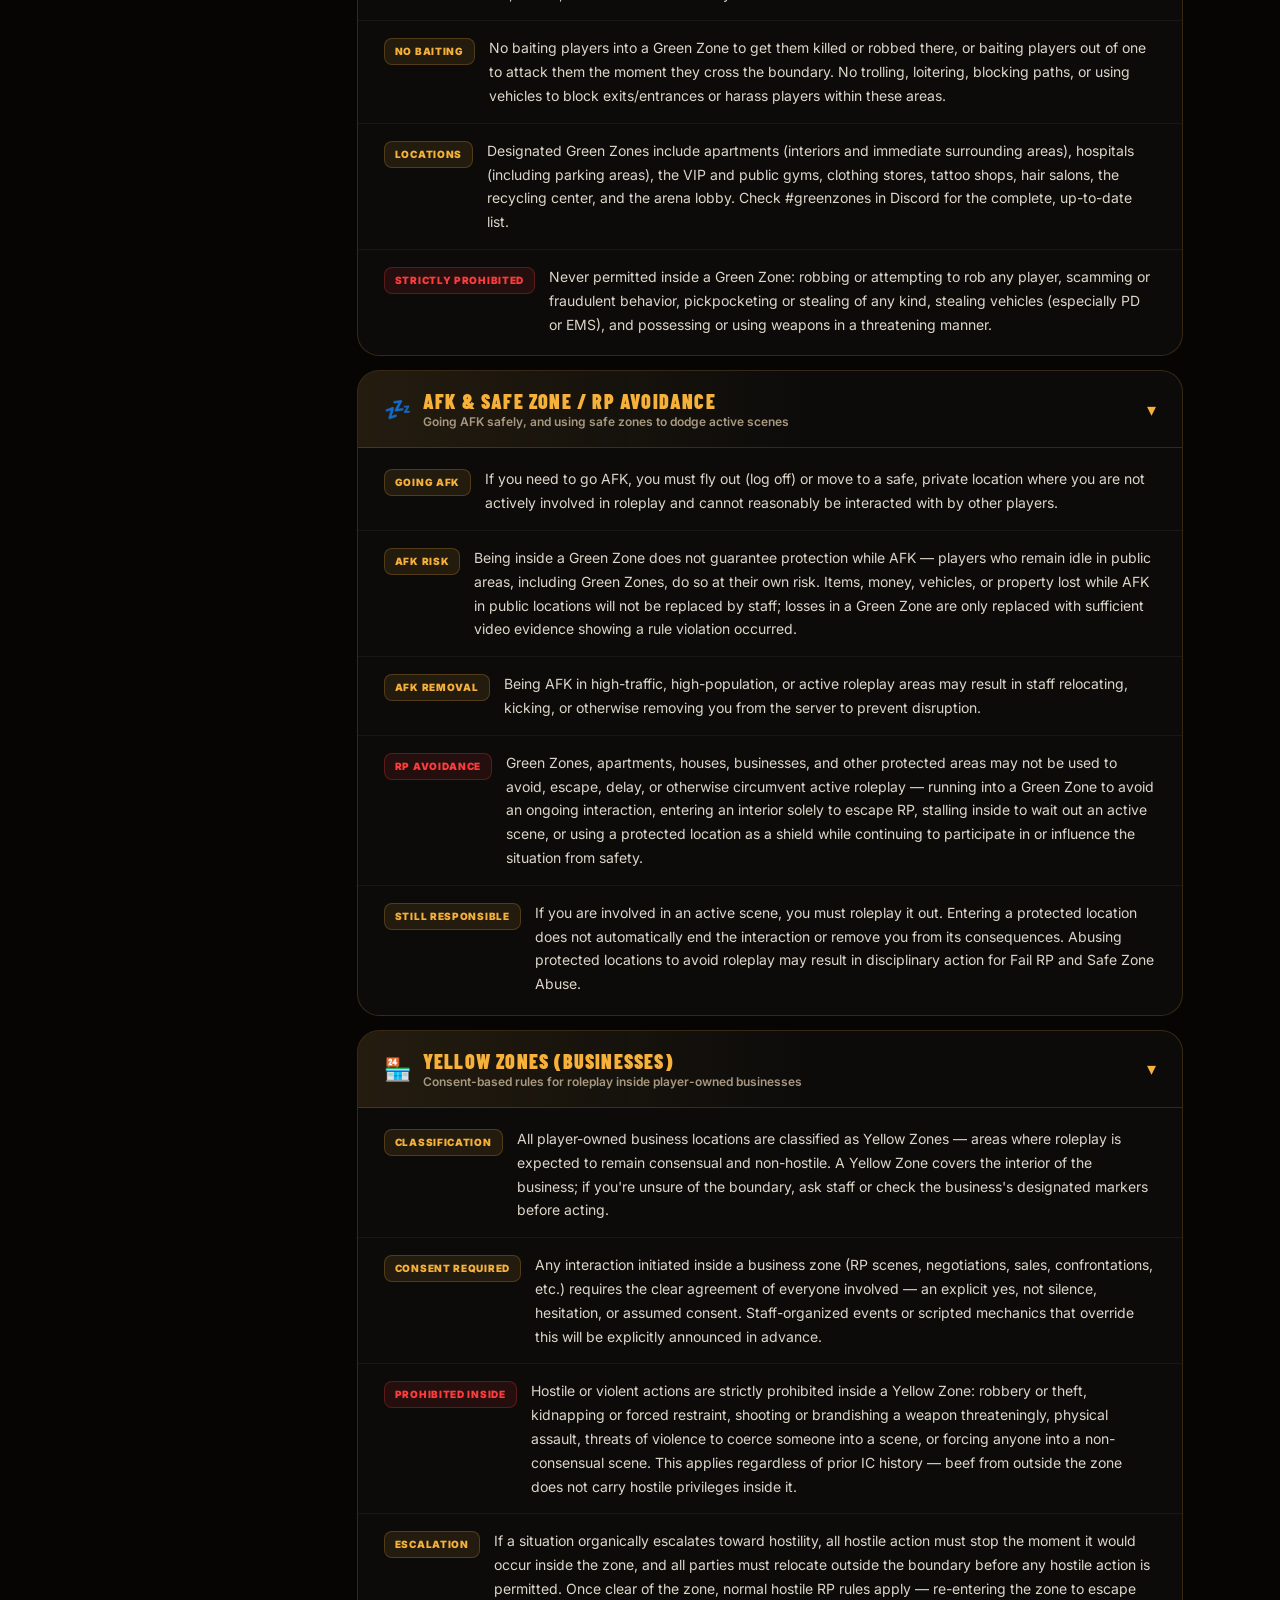
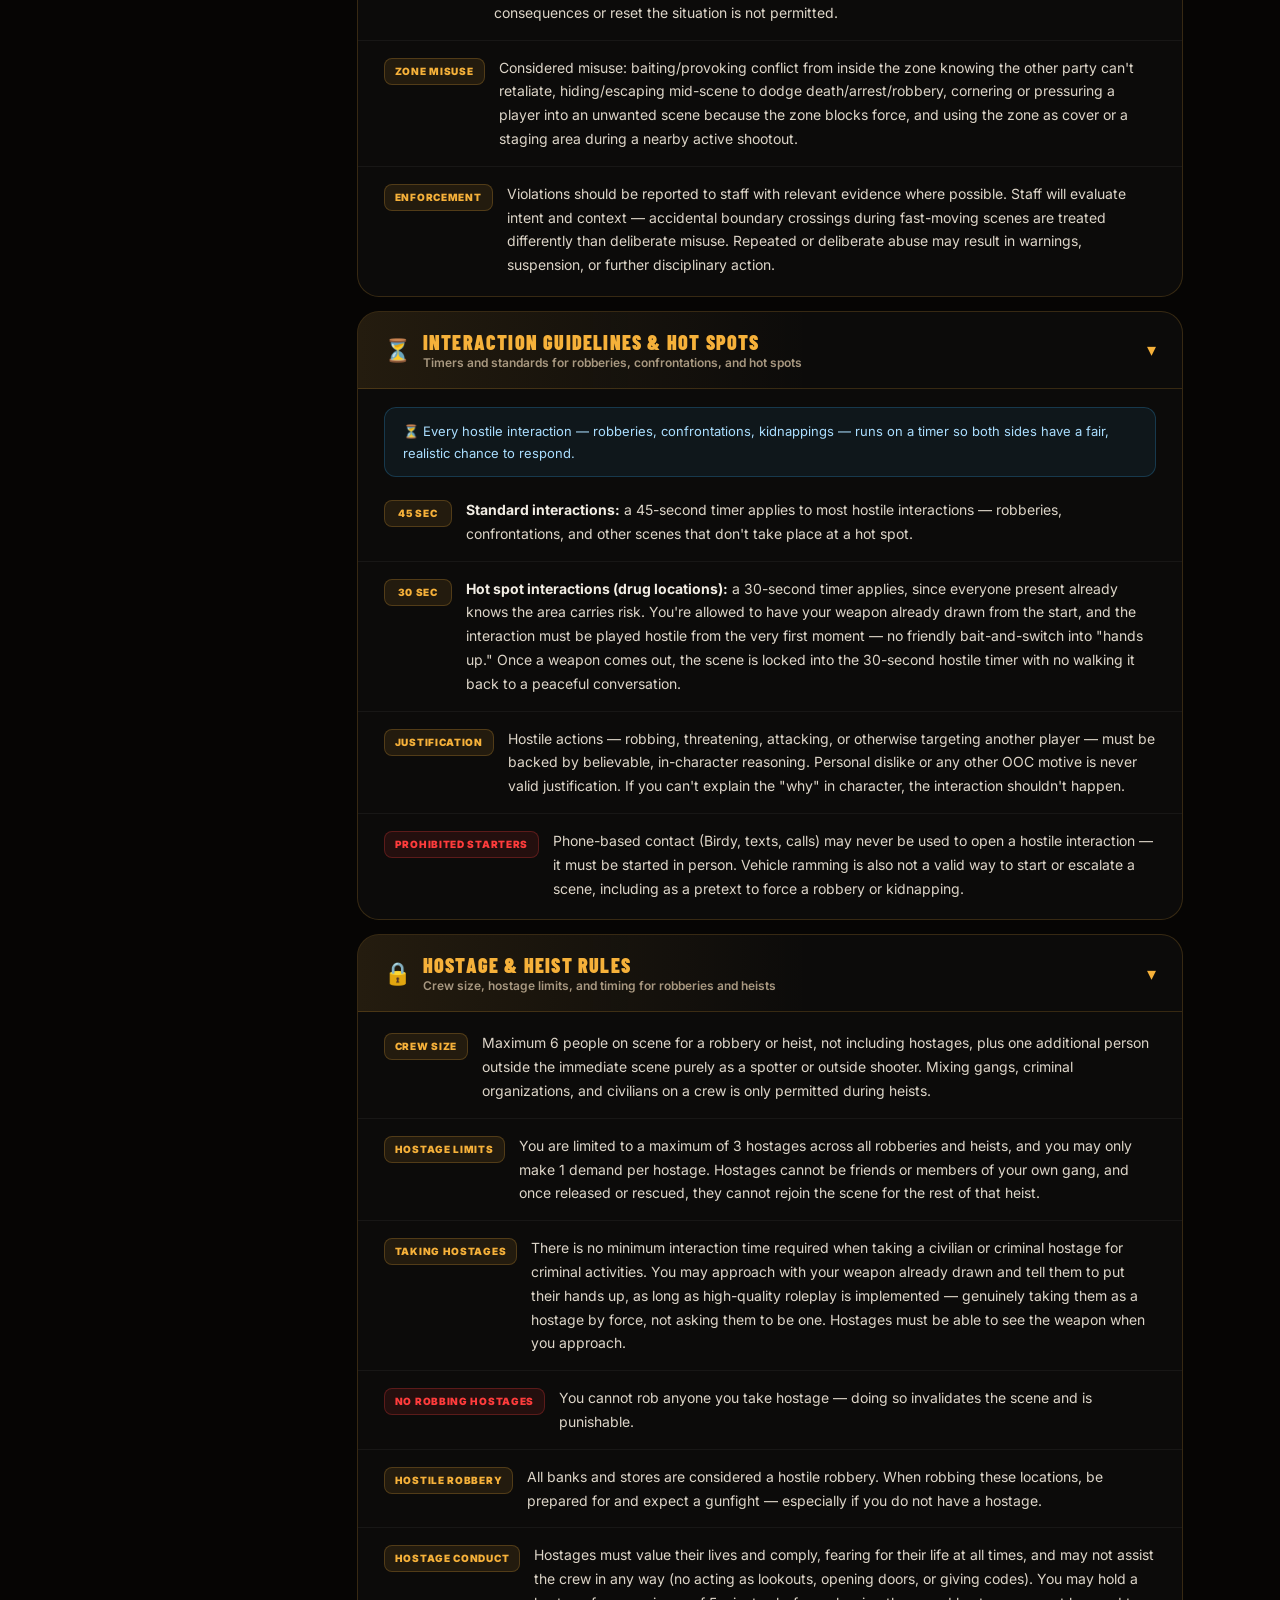
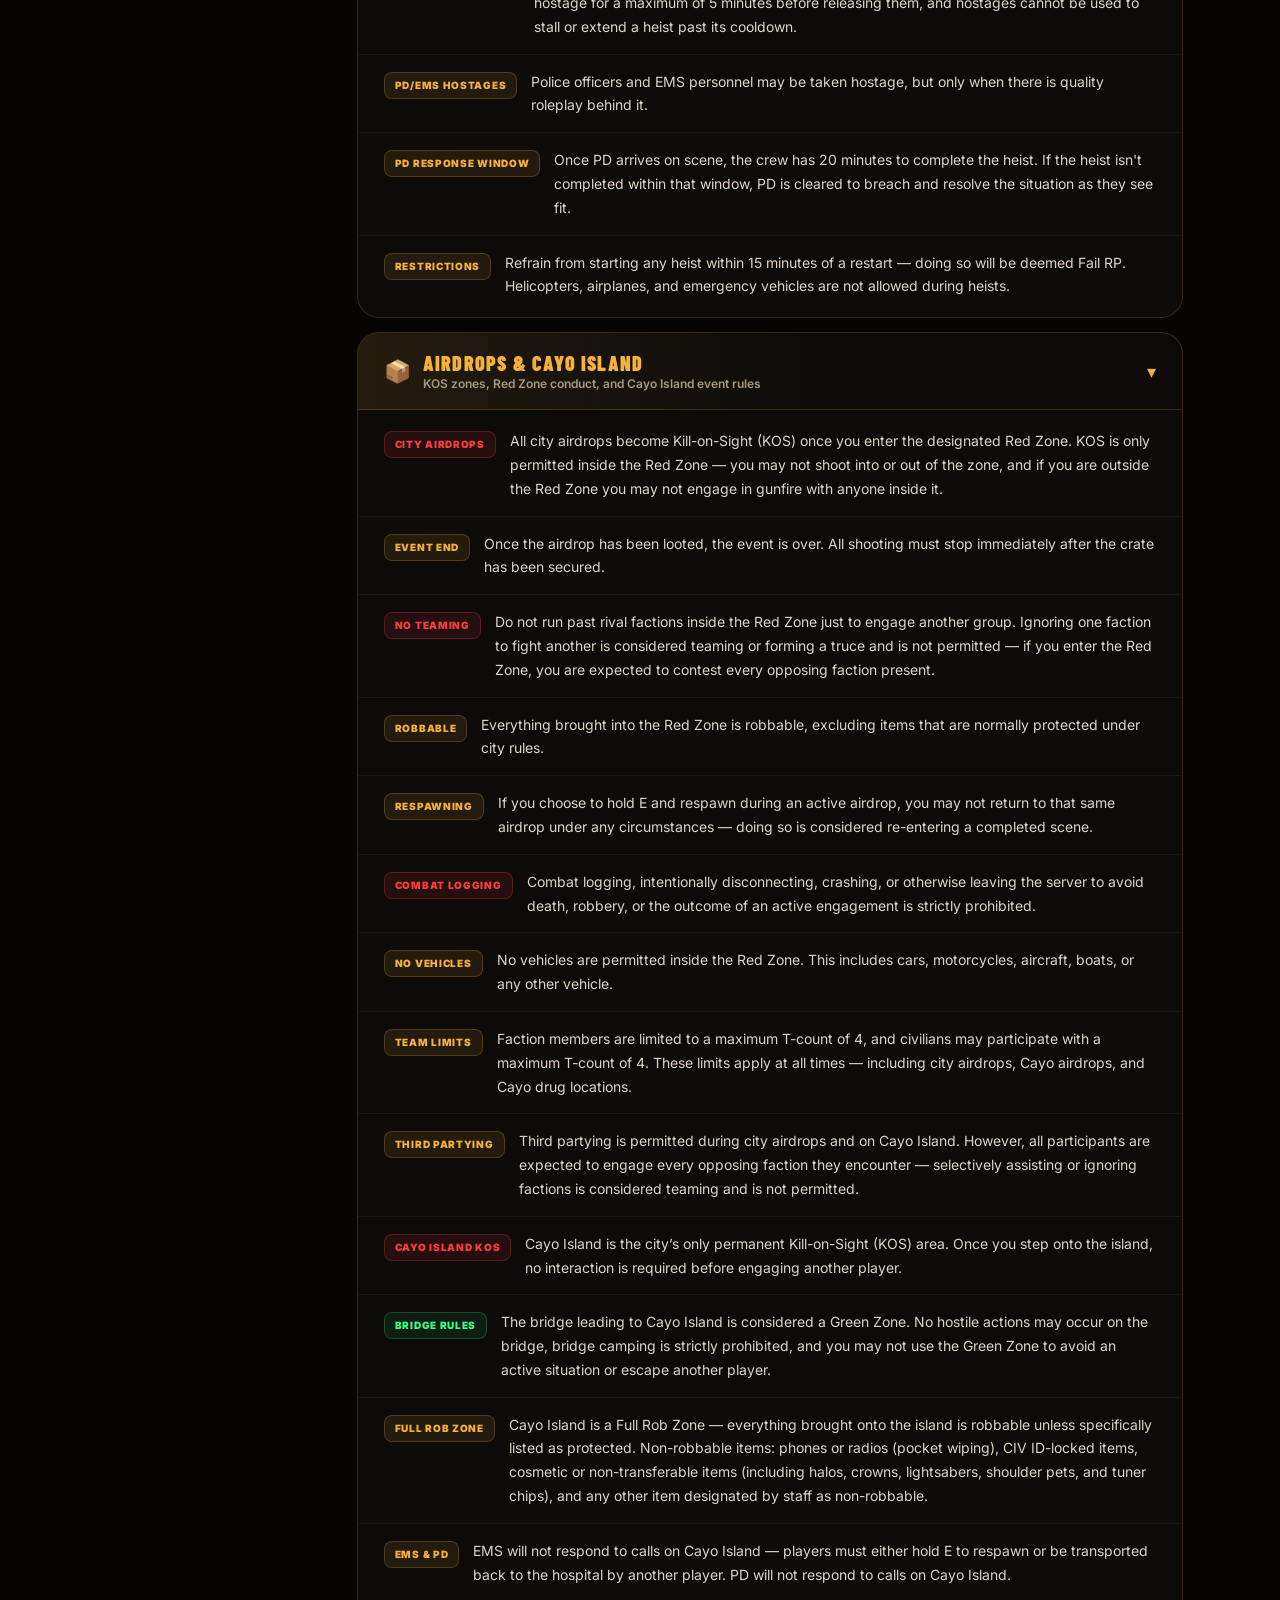
<file: rules.html>
<!DOCTYPE html>
<html lang="en">
<head>
  <meta charset="UTF-8" />
  <meta name="viewport" content="width=device-width, initial-scale=1.0" />
  <title>Empire Roleplay, Rules</title>
  <link rel="icon" type="image/png" href="empire-logo.png" />
  <link rel="preconnect" href="https://fonts.googleapis.com">
  <link href="https://fonts.googleapis.com/css2?family=Barlow+Condensed:wght@400;700;900&family=Inter:wght@400;600;800;900&display=swap" rel="stylesheet">
  <link rel="stylesheet" href="site.css">
<style>
    :root { --blue: #38b6ff; }

    /* ── HERO ── */
    .hero {
      min-height: 52vh; display: grid; place-items: center;
      text-align: center; padding: 130px 6% 70px;
      position: relative; overflow: hidden;
    }
    .hero-bg { position: absolute; inset: 0; z-index: 0; overflow: hidden; }
    .hero-bg video {
      position: absolute; inset: 0;
      width: 100%; height: 100%;
      object-fit: cover; object-position: center 30%;
      opacity: .68; pointer-events: none;
    }
    .hero-bg video.loaded { animation: vidFadeIn .6s ease forwards; }
    @keyframes vidFadeIn { from { opacity: 0; } to { opacity: .68; } }
    .hero-bg::after {
      content: ''; position: absolute; inset: 0; z-index: 1;
      background:
        linear-gradient(180deg, rgba(6,5,4,.3) 0%, rgba(6,5,4,.6) 55%, rgba(6,5,4,.97) 100%),
        linear-gradient(90deg, rgba(255,114,0,.07) 0%, transparent 60%);
    }
    .hero-glow { position: absolute; top: -60px; left: 50%; transform: translateX(-50%); width: 900px; height: 500px; background: radial-gradient(ellipse, rgba(255,114,0,.22) 0%, transparent 65%); z-index: 1; pointer-events: none; }
    .hero-scan {
      position: absolute; inset: 0; z-index: 2; pointer-events: none;
      background: repeating-linear-gradient(to bottom, transparent 0px, transparent 3px, rgba(0,0,0,.06) 3px, rgba(0,0,0,.06) 4px);
    }
    @keyframes vignette-pulse { 0%, 100% { opacity: .55; } 50% { opacity: .75; } }
    .hero-vignette {
      position: absolute; inset: 0; z-index: 2; pointer-events: none;
      background: radial-gradient(ellipse at center, transparent 35%, rgba(6,5,4,.65) 100%);
      animation: vignette-pulse 4s ease-in-out infinite;
    }
    .hero-content { position: relative; z-index: 2; }
    .hero-logo { width: min(280px, 65vw); margin-bottom: 20px; filter: drop-shadow(0 16px 32px rgba(255,114,0,.35)); animation: float 3.2s ease-in-out infinite; }
    .eyebrow { display: inline-flex; align-items: center; gap: 8px; color: var(--gold); font-weight: 900; text-transform: uppercase; letter-spacing: .2em; font-size: 12px; margin-bottom: 14px; background: rgba(246,177,58,.08); border: 1px solid var(--line); border-radius: 999px; padding: 6px 16px; }
    .eyebrow-icon { font-size: 14px; }
    h1 { font-family: 'Barlow Condensed', sans-serif; font-size: clamp(52px, 8vw, 100px); font-weight: 900; letter-spacing: -.02em; text-transform: uppercase; line-height: .92; margin-bottom: 16px; text-shadow: 0 0 60px rgba(255,114,0,.25); }
    h1 em { font-style: normal; background: linear-gradient(90deg, var(--gold), var(--gold2)); -webkit-background-clip: text; -webkit-text-fill-color: transparent; background-clip: text; }
    .hero-sub { color: var(--muted); font-size: 17px; line-height: 1.7; max-width: 600px; margin: 0 auto 30px; }
    .hero-pills { display: flex; gap: 10px; justify-content: center; flex-wrap: wrap; margin-bottom: 10px; }
    .pill { display: inline-flex; align-items: center; gap: 6px; background: rgba(255,255,255,.05); border: 1px solid var(--line); border-radius: 999px; padding: 7px 14px; font-size: 12px; font-weight: 800; color: var(--muted); text-transform: uppercase; letter-spacing: .06em; }
    .pill-dot { width: 6px; height: 6px; border-radius: 50%; background: var(--gold); }

    /* ── SEARCH ── */
    .search-shell { max-width: 900px; margin: -24px auto 44px; padding: 0 6%; position: relative; z-index: 10; }
    .search-box { background: rgba(8,7,5,.96); border: 1px solid var(--line); border-radius: 18px; padding: 14px 20px; display: flex; align-items: center; gap: 12px; box-shadow: 0 20px 60px rgba(0,0,0,.6); transition: border-color .2s; }
    .search-box:focus-within { border-color: var(--gold); box-shadow: 0 20px 60px rgba(0,0,0,.6), 0 0 0 3px rgba(246,177,58,.1); }
    .search-icon { font-size: 20px; color: var(--gold); flex-shrink: 0; }
    .search-box input { flex: 1; background: none; border: none; outline: none; color: var(--text); font-size: 15px; font-family: inherit; }
    .search-box input::placeholder { color: var(--muted); }
    .search-clear { display: none; cursor: pointer; color: var(--muted); font-size: 18px; padding: 0 4px; transition: color .2s; }
    .search-clear:hover { color: var(--gold); }
    .result-bar { display: flex; align-items: center; justify-content: space-between; margin-top: 10px; padding: 0 4px; }
    .result-count { color: var(--muted); font-weight: 800; font-size: 12px; text-transform: uppercase; letter-spacing: .1em; }
    .section-pills { display: flex; gap: 6px; flex-wrap: wrap; }
    .spill { background: rgba(255,255,255,.04); border: 1px solid var(--line); border-radius: 999px; padding: 4px 12px; font-size: 11px; font-weight: 800; color: var(--muted); text-transform: uppercase; letter-spacing: .06em; cursor: pointer; transition: .2s; text-decoration: none; }
    .spill:hover { border-color: var(--gold); color: var(--gold); background: rgba(246,177,58,.08); }

    /* ── LAYOUT ── */
    .page-shell { max-width: 1240px; margin: 0 auto; padding: 0 6% 110px; }
    .page-wrap { display: grid; grid-template-columns: 240px 1fr; gap: 20px; align-items: start; }

    /* ── SIDEBAR ── */
    .sidebar { position: sticky; top: 88px; }
    .sidebar-card { background: rgba(255,255,255,.032); border: 1px solid var(--line); border-radius: 20px; padding: 10px; margin-bottom: 14px; overflow: hidden; }
    .sidebar-label { color: var(--muted); font-size: 10px; font-weight: 900; text-transform: uppercase; letter-spacing: .16em; padding: 8px 12px 10px; }
    .sidebar-link { display: flex; align-items: center; gap: 10px; padding: 11px 14px; border-radius: 12px; color: var(--muted); font-weight: 800; font-size: 12px; transition: .2s; cursor: pointer; }
    .sidebar-link:hover { background: rgba(246,177,58,.1); color: var(--gold); }
    .sidebar-link.active { background: rgba(246,177,58,.14); color: var(--gold); }
    .sidebar-link .s-icon { font-size: 15px; flex-shrink: 0; }
    .sidebar-link .s-count { margin-left: auto; background: rgba(246,177,58,.12); border-radius: 999px; padding: 2px 8px; font-size: 10px; font-weight: 900; color: var(--gold); }
    .sidebar-cta { text-align: center; }
    .sidebar-cta a { display: block; background: linear-gradient(135deg, var(--gold), var(--gold2)); color: #160b00; font-weight: 900; font-size: 13px; border-radius: 14px; padding: 13px 16px; margin-bottom: 8px; transition: .2s; }
    .sidebar-cta a:hover { transform: translateY(-2px); box-shadow: 0 8px 28px rgba(255,114,0,.35); }
    .sidebar-cta a.ghost { background: rgba(255,255,255,.05); color: var(--muted); border: 1px solid var(--line); }
    .sidebar-cta a.ghost:hover { border-color: var(--gold); color: var(--gold); }

    /* ── SECTIONS ── */
    .rule-section { background: rgba(255,255,255,.028); border: 1px solid var(--line); border-radius: 22px; margin-bottom: 14px; overflow: hidden; transition: border-color .25s, box-shadow .25s; }
    .rule-section:hover { border-color: rgba(255,255,255,.9); box-shadow: 0 0 6px rgba(255,255,255,.7), 0 0 18px rgba(246,177,58,.55), 0 0 40px rgba(255,114,0,.3), 0 0 80px rgba(246,177,58,.15), inset 0 0 40px rgba(246,177,58,.06); }
    .rule-section.highlighted { border-color: rgba(246,177,58,.5); box-shadow: 0 0 0 1px rgba(246,177,58,.1); }
    .section-header { padding: 18px 26px; background: linear-gradient(90deg, rgba(246,177,58,.1) 0%, transparent 55%); display: flex; align-items: center; gap: 12px; border-bottom: 1px solid var(--line); cursor: pointer; }
    .sh-icon { font-size: 22px; flex-shrink: 0; }
    .sh-title { font-family: 'Barlow Condensed', sans-serif; font-size: 20px; font-weight: 900; color: var(--gold); text-transform: uppercase; letter-spacing: .06em; }
    .sh-desc { color: var(--muted); font-size: 12px; margin-top: 1px; font-weight: 600; }
    .sh-right { margin-left: auto; display: flex; align-items: center; gap: 10px; }
    .sh-count { background: rgba(246,177,58,.12); border: 1px solid var(--line); border-radius: 999px; padding: 3px 10px; font-size: 11px; font-weight: 900; color: var(--gold); letter-spacing: .06em; white-space: nowrap; }
    .sh-toggle { color: var(--gold); font-size: 18px; transition: transform .3s; flex-shrink: 0; }
    .rule-section.collapsed .sh-toggle { transform: rotate(-90deg); }
    .rule-list { padding: 4px 0; }
    .rule-section.collapsed .rule-list { display: none; }

    /* ── RULES ── */
    .rule { display: flex; align-items: flex-start; gap: 14px; padding: 15px 26px; border-bottom: 1px solid rgba(255,255,255,.05); line-height: 1.7; color: #ddd5c8; font-size: 14px; transition: background .2s, box-shadow .2s; position: relative; }
    .rule:last-child { border-bottom: none; }
    .rule:hover { background: rgba(246,177,58,.09); box-shadow: inset 4px 0 0 rgba(246,177,58,.9), inset 0 0 30px rgba(246,177,58,.06); }
    .rule.no-match { display: none; }
    .rule b { color: var(--text); }
    .rule-text { flex: 1; }
    .tag { display: inline-flex; align-items: center; flex-shrink: 0; border-radius: 8px; padding: 4px 10px; font-size: 10px; font-weight: 900; letter-spacing: .07em; text-transform: uppercase; min-width: 68px; justify-content: center; margin-top: 2px; }
    .tag.default { background: rgba(246,177,58,.1); border: 1px solid rgba(246,177,58,.22); color: var(--gold); }
    .tag.danger  { background: rgba(255,60,60,.1);  border: 1px solid rgba(255,60,60,.25);  color: var(--danger); }
    .tag.green   { background: rgba(57,255,130,.08); border: 1px solid rgba(57,255,130,.22); color: var(--green); }
    .tag.blue    { background: rgba(56,182,255,.08); border: 1px solid rgba(56,182,255,.22); color: var(--blue); }

    /* notice blocks */
    .notice { margin: 10px 26px 6px; border-radius: 12px; padding: 12px 18px; font-size: 13px; line-height: 1.7; }
    .notice.warn { background: rgba(255,60,60,.07); border: 1px solid rgba(255,60,60,.22); color: #ffb3b3; }
    .notice.info { background: rgba(56,182,255,.07); border: 1px solid rgba(56,182,255,.22); color: #aadeff; }
    .notice.gold { background: rgba(246,177,58,.07); border: 1px solid rgba(246,177,58,.22); color: #f6d89a; }
    .notice b { color: #fff; }

    /* table inside rule-list */
    .rule-table { width: calc(100% - 52px); margin: 6px 26px 14px; border-collapse: collapse; font-size: 13px; }
    .rule-table th { background: rgba(246,177,58,.1); color: var(--gold); font-weight: 900; text-transform: uppercase; letter-spacing: .06em; padding: 8px 14px; border: 1px solid var(--line); font-size: 11px; }
    .rule-table td { padding: 9px 14px; border: 1px solid rgba(255,255,255,.07); color: #ddd5c8; vertical-align: top; }
    .rule-table tr:nth-child(even) td { background: rgba(255,255,255,.018); }

    /* search highlight */
    mark { background: rgba(246,177,58,.3); color: #fff; border-radius: 3px; padding: 0 2px; }
    .rule-section.no-match { display: none; }
    .no-results { display: none; text-align: center; padding: 70px 20px; color: var(--muted); }
    .no-results.show { display: block; }
    .no-results h3 { color: var(--text); font-size: 24px; margin-bottom: 10px; }

    /* ── STRIKE METER ── */
    .strike-visual { display: flex; gap: 8px; padding: 14px 26px 18px; border-top: 1px solid rgba(255,255,255,.05); }
    .strike-step { flex: 1; border-radius: 10px; padding: 12px 10px; text-align: center; border: 1px solid var(--line); background: rgba(255,255,255,.03); }
    .strike-step .s-num { font-family: 'Barlow Condensed', sans-serif; font-size: 28px; font-weight: 900; line-height: 1; margin-bottom: 4px; }
    .strike-step .s-label { font-size: 11px; font-weight: 800; text-transform: uppercase; letter-spacing: .06em; color: var(--muted); }
    .strike-step.s1 { border-color: rgba(246,177,58,.3); } .strike-step.s1 .s-num { color: var(--gold); }
    .strike-step.s2 { border-color: rgba(255,160,0,.3); } .strike-step.s2 .s-num { color: #ff9f1a; }
    .strike-step.s3 { border-color: rgba(255,60,60,.35); } .strike-step.s3 .s-num { color: var(--danger); }

    /* ── CTA SECTION ── */
    .page-cta { text-align: center; padding: 80px 6%; background: linear-gradient(135deg, rgba(246,177,58,.09), rgba(255,114,0,.04)); border-top: 1px solid var(--line); position: relative; overflow: hidden; }
    .page-cta::before { content: ''; position: absolute; top: -80px; left: 50%; transform: translateX(-50%); width: 700px; height: 400px; background: radial-gradient(ellipse, rgba(255,114,0,.15) 0%, transparent 70%); pointer-events: none; }
    .page-cta h2 { font-family: 'Barlow Condensed', sans-serif; font-size: clamp(34px, 5vw, 62px); font-weight: 900; text-transform: uppercase; margin-bottom: 14px; letter-spacing: -.02em; position: relative; }
    .page-cta p { color: var(--muted); font-size: 17px; margin-bottom: 30px; position: relative; }
    .cta-btns { display: flex; gap: 12px; justify-content: center; flex-wrap: wrap; position: relative; }

    @media (max-width: 960px) {
      .page-wrap { grid-template-columns: 1fr; }
      .sidebar { position: relative; top: 0; }
      .section-pills { display: none; }
    }
    @media (max-width: 600px) {
      .page-shell { padding: 0 5% 80px; }
      .hero { padding: 110px 5% 55px; }
      .strike-visual { flex-direction: column; }
      .rule-table { width: 100%; margin: 6px 0 14px; }
    }
  </style>
</head>
<body>

  <!-- Discord logo (reused via <use>) -->
  <svg width="0" height="0" style="position:absolute" aria-hidden="true" focusable="false">
    <symbol id="discord-logo" viewBox="0 0 24 24">
      <path fill="currentColor" d="M20.317 4.3698a19.7913 19.7913 0 0 0-4.8851-1.5152.0741.0741 0 0 0-.0785.0371c-.211.3753-.4447.8648-.6083 1.2495-1.8447-.2762-3.68-.2762-5.4868 0-.1636-.3933-.4058-.8742-.6177-1.2495a.077.077 0 0 0-.0785-.037 19.7363 19.7363 0 0 0-4.8852 1.515.0699.0699 0 0 0-.0321.0277C.5334 9.0458-.319 13.5799.0992 18.0578a.0824.0824 0 0 0 .0312.0561c2.0528 1.5076 4.0413 2.4228 5.9929 3.0294a.0777.0777 0 0 0 .0842-.0276c.4616-.6304.8731-1.2952 1.226-1.9942a.076.076 0 0 0-.0416-.1057c-.6528-.2476-1.2743-.5495-1.8722-.8923a.077.077 0 0 1-.0076-.1277c.1258-.0943.2517-.1923.3718-.2914a.0743.0743 0 0 1 .0776-.0105c3.9278 1.7933 8.18 1.7933 12.0614 0a.0739.0739 0 0 1 .0785.0095c.1202.099.246.1981.3728.2924a.077.077 0 0 1-.0066.1276 12.2986 12.2986 0 0 1-1.873.8914.0766.0766 0 0 0-.0407.1067c.3604.698.7719 1.3628 1.225 1.9932a.076.076 0 0 0 .0842.0286c1.961-.6067 3.9495-1.5219 6.0023-3.0294a.077.077 0 0 0 .0313-.0552c.5004-5.177-.8382-9.6739-3.5485-13.6604a.061.061 0 0 0-.0312-.0286ZM8.02 15.3312c-1.1825 0-2.1569-1.0857-2.1569-2.419 0-1.3332.9555-2.4189 2.157-2.4189 1.2108 0 2.1757 1.0952 2.1568 2.419 0 1.3332-.9555 2.4189-2.1569 2.4189Zm7.9748 0c-1.1825 0-2.1569-1.0857-2.1569-2.419 0-1.3332.9554-2.4189 2.1569-2.4189 1.2108 0 2.1757 1.0952 2.1568 2.419 0 1.3332-.946 2.4189-2.1568 2.4189Z"/>
    </symbol>
  </svg>

    <!-- NAV -->
  <nav class="nav" id="mainNav">
    <a class="brand" href="https://empireroleplay.net/">
      <img src="empire-logo.png" alt="Empire RP Logo">
    </a>
    <div class="nav-links">
      <a href="https://empireroleplay.net/">Home</a>
      <a href="https://empireroleplay.net/rules" class="active">Rules</a>
      <a href="https://empireroleplay.net/faction-rules">Faction Rules</a>
      <a href="https://empireroleplay.net/jobboard">Jobs</a>
      <a href="https://empireroleplay.net/showcase">Showcase</a>
      <a href="https://empireroleplay.net/events">Events</a>
      <a href="https://empireroleplay.net/#features">Features</a>
      <a href="https://empireroleplay.net/#start">Get Started</a>
    </div>
    <div class="nav-divider"></div>
    <div class="nav-actions">
      <a class="btn-discord sm" href="https://discord.gg/empirerp" target="_blank" rel="noopener"><svg aria-hidden="true"><use href="#discord-logo"/></svg> Discord</a>
      <a href="fivem://connect/zjva9ey" class="btn-nav">&#9658; Play Now</a>
    </div>
    <div class="hamburger" id="hamburger" aria-label="Menu">
      <span></span><span></span><span></span>
    </div>
  </nav>
  <div class="mobile-menu" id="mobileMenu">
    <a href="https://empireroleplay.net/">Home</a>
    <a href="https://empireroleplay.net/rules" class="active">Rules</a>
    <a href="https://empireroleplay.net/faction-rules">Faction Rules</a>
      <a href="https://empireroleplay.net/jobboard">Jobs</a>
    <a href="https://empireroleplay.net/showcase">Showcase</a>
    <a href="https://empireroleplay.net/events">Events</a>
    <a href="https://empireroleplay.net/#features">Features</a>
    <a href="https://empireroleplay.net/#start">Get Started</a>
    <a class="btn-discord" href="https://discord.gg/empirerp" target="_blank" rel="noopener" style="justify-content:center;border-bottom:none"><svg aria-hidden="true"><use href="#discord-logo"/></svg> Join Discord</a>
    <a href="fivem://connect/zjva9ey" class="btn" style="text-align:center">&#9658; Play Now</a>
  </div>

  <!-- HERO -->
  <header class="hero">
    <div class="hero-bg">
      <video
        id="heroBgVideo"
        autoplay muted loop playsinline
        preload="auto"
        poster="https://images.unsplash.com/photo-1519501025264-65ba15a82390?auto=format&fit=crop&w=1800&q=80">
        <source src="https://cdn.pixabay.com/video/2020/07/30/46269-448587562_large.mp4" type="video/mp4">
        <source src="https://cdn.pixabay.com/video/2022/10/20/135517-763921684_large.mp4" type="video/mp4">
        <source src="https://assets.mixkit.co/videos/preview/mixkit-aerial-view-of-a-city-at-night-11-large.mp4" type="video/mp4">
      </video>
    </div>
    <div class="hero-scan"></div>
    <div class="hero-vignette"></div>
    <div class="hero-glow"></div>
    <div class="hero-content">
      <div class="eyebrow"><span class="eyebrow-icon">📋</span> Official Rulebook</div>
      <h1>Empire RP <em>Rules</em></h1>
      <p class="hero-sub">Empire RP is a serious, 18+ GTA V roleplay community. Rules are enforced to protect your experience and everyone else's. Read them, know them, play by them.</p>
      <div class="hero-pills">
        <span class="pill"><span class="pill-dot"></span> 28 Sections</span>
        <span class="pill"><span class="pill-dot"></span> Last Updated June 2026</span>
      </div>
    </div>
  </header>

  <!-- SEARCH -->
  <div class="search-shell">
    <div class="search-box">
      <span class="search-icon">⌕</span>
      <input id="ruleSearch" type="search" placeholder="Search rules" autocomplete="off">
      <span class="search-clear" id="searchClear">✕</span>
    </div>
    <div class="result-bar">
      <span id="ruleCount" class="result-count">Showing all rules</span>
      <div class="section-pills">
        <a class="spill" href="#general">General</a>
        <a class="spill" href="#harassment">Harassment</a>
        <a class="spill" href="#roleplay">Roleplay</a>
        <a class="spill" href="#vyl">VYL</a>
        <a class="spill" href="#rdmvdm">RDM/VDM</a>
        <a class="spill" href="#drugs">Drugs</a>
        <a class="spill" href="#greenzones">Greenzone</a>
        <a class="spill" href="#heist">Heists</a>
        <a class="spill" href="#platform">Platform</a>
        <a class="spill" href="#reporting">Reporting</a>
      </div>
    </div>
  </div>

  <!-- BODY -->
  <div class="page-shell">
    <div class="page-wrap">

      <!-- SIDEBAR -->
      <aside class="sidebar">
        <div class="sidebar-card">
          <div class="sidebar-label">Jump to Section</div>
          <a class="sidebar-link" href="#golden-rule"><span class="s-icon">👑</span> Golden Rule & Staff</a>
          <a class="sidebar-link" href="#general"><span class="s-icon">🛡</span> General Conduct</a>
          <a class="sidebar-link" href="#character"><span class="s-icon">🧍</span> Character Creation</a>
          <a class="sidebar-link" href="#harassment"><span class="s-icon">🚫</span> Harassment & Respect</a>
          <a class="sidebar-link" href="#rmt"><span class="s-icon">💵</span> Real Money Trading (RMT)</a>
          <a class="sidebar-link" href="#roleplay"><span class="s-icon">🎭</span> Roleplay First & Fail RP</a>
          <a class="sidebar-link" href="#ooc"><span class="s-icon">🗨️</span> Out-of-Character (OOC) Conduct</a>
          <a class="sidebar-link" href="#vyl"><span class="s-icon">😰</span> Value Your Life (VYL)</a>
          <a class="sidebar-link" href="#nlr"><span class="s-icon">🔁</span> New Life Rule (NLR)</a>
          <a class="sidebar-link" href="#powergaming"><span class="s-icon">💪</span> Powergaming</a>
          <a class="sidebar-link" href="#metagaming"><span class="s-icon">📡</span> Metagaming & Streaming Delay</a>
          <a class="sidebar-link" href="#rdmvdm"><span class="s-icon">🔫</span> RDM / VDM / Combat Logging</a>
          <a class="sidebar-link" href="#cheating"><span class="s-icon">⚠️</span> Cheating & Exploiting</a>
          <a class="sidebar-link" href="#killorrob"><span class="s-icon">💰</span> Kill or Rob & Body Dumping</a>
          <a class="sidebar-link" href="#gangs"><span class="s-icon">👑</span> Super Civing & Gang/Faction Rules</a>
          <a class="sidebar-link" href="#drugs"><span class="s-icon">💊</span> Drug Rules & Taxing</a>
          <a class="sidebar-link" href="#targeting"><span class="s-icon">🎯</span> Targeting & New Player Protection</a>
          <a class="sidebar-link" href="#impersonation"><span class="s-icon">🚓</span> Cop Baiting, Impersonation & Whitelisted Jobs</a>
          <a class="sidebar-link" href="#greenzones"><span class="s-icon">🟢</span> Green Zones</a>
          <a class="sidebar-link" href="#afk"><span class="s-icon">💤</span> AFK & Safe Zone / RP Avoidance</a>
          <a class="sidebar-link" href="#yellowzones"><span class="s-icon">🏪</span> Yellow Zones (Businesses)</a>
          <a class="sidebar-link" href="#interactions"><span class="s-icon">⏳</span> Interaction Guidelines & Hot Spots</a>
          <a class="sidebar-link" href="#heist"><span class="s-icon">🔒</span> Hostage & Heist Rules</a>
          <a class="sidebar-link" href="#airdrops"><span class="s-icon">📦</span> Airdrops & Cayo Island</a>
          <a class="sidebar-link" href="#vehicles"><span class="s-icon">🚗</span> Vehicles, Props & Tsunami Rule</a>
          <a class="sidebar-link" href="#platform"><span class="s-icon">⚙️</span> Accounts & Platform Policy</a>
          <a class="sidebar-link" href="#discord"><span class="s-icon">💬</span> Discord, Graphics & Scamming</a>
          <a class="sidebar-link" href="#reporting"><span class="s-icon">📋</span> Reporting & Tickets</a>
        </div>
        <div class="sidebar-card sidebar-cta">
          <div class="sidebar-label">Quick Actions</div>
          <a href="fivem://connect/zjva9ey">▸ Play Now</a>
          <a href="https://empireroleplay.net/faction-rules" class="ghost">👑 Faction Rules</a>
          <a href="https://discord.gg/empirerp" target="_blank" rel="noopener" class="ghost">💬 Discord</a>
        </div>
      </aside>

      <!-- MAIN -->
      <main id="rulesList">
        <div id="noResults" class="no-results">
          <h3>No rules found</h3>
          <p>Try a different keyword or <a href="#" id="clearSearch" style="color:var(--gold)">clear the search</a>.</p>
        </div>

        <!-- NOTICE -->
        <div class="notice gold" style="margin:0 0 18px;border-radius:18px;">
          <b>📋 EVERY PLAYER, READ THIS FIRST.</b> Reading and understanding these rules is your responsibility before you set foot in the city.<br><br>
          <b>⚠️ IGNORANCE OF THE RULES IS NOT AN EXCUSE.</b> By joining the server you confirm you've read, understood, and agreed to abide by every rule below. Anything not explicitly covered falls under the Golden Rule — staff have final authority on all matters, in-game and out.
        </div>

        <div id="golden-rule" class="rule-section">
          <div class="section-header">
            <span class="sh-icon">👑</span>
            <div>
              <div class="sh-title">Golden Rule &amp; Staff</div>
              <div class="sh-desc">Staff have final authority over anything these rules don't explicitly cover</div>
            </div>
            <div class="sh-right"><span class="sh-toggle">▾</span></div>
          </div>
          <div class="rule-list">
            <div class="notice gold" style="margin:14px 26px 6px;">👑 Any situation not explicitly covered by the written rules falls under the Golden Rule — staff have final authority on all matters, in-game and out.</div>
            <div class="rule"><span class="tag default">Golden Rule</span><span class="rule-text">These rules exist to protect the quality and integrity of roleplay, not to create unnecessary restrictions. Staff may revise, add to, or reinterpret any rule at any time, without prior notice, when doing so serves that goal.</span></div>
            <div class="rule"><span class="tag default">Know the Rules</span><span class="rule-text">Reading and understanding the rules is your responsibility. "I didn't know" is not a valid excuse — by joining the city, you confirm you've read, understood, and agreed to abide by all server rules.</span></div>
            <div class="rule"><span class="tag default">Our Staff</span><span class="rule-text">Staff are here to help, guide, and ensure rules are followed. If a rule has no specified punishment, staff may issue a fair consequence based on the situation — you may always submit an appeal if you believe a punishment was unfair.</span></div>
            <div class="rule"><span class="tag danger">Bans</span><span class="rule-text">Staff reserve the right to ban any player at any time if they are found to be disruptive, harming RP quality, or suspected of having poor intentions toward the server or its members.</span></div>
          </div>
        </div>

        <div id="general" class="rule-section">
          <div class="section-header">
            <span class="sh-icon">🛡</span>
            <div>
              <div class="sh-title">General Conduct</div>
              <div class="sh-desc">Core requirements every player must follow at all times</div>
            </div>
            <div class="sh-right"><span class="sh-toggle">▾</span></div>
          </div>
          <div class="rule-list">
            <div class="rule"><span class="tag default">Language</span><span class="rule-text"><b>English is the primary language of Empire Roleplay.</b> You must be able to speak and understand English while playing on this server.</span></div>
            <div class="rule"><span class="tag default">18+</span><span class="rule-text">All players must be 18 years of age or older. Failure to meet this requirement results in removal from the server. Exceptions are granted only in extremely rare cases, with approval from the management team.</span></div>
            <div class="rule"><span class="tag default">Microphone</span><span class="rule-text">A working microphone is required for all players while in the city.</span></div>
            <div class="rule"><span class="tag default">Clipping &amp; Evidence</span><span class="rule-text">You must run clipping software (Medal, Nvidia Shadowplay, Steelseries, etc.) at all times. Reports must include the other player's ID — hold "Home" on a 100% keyboard — unless it's clear RDM; if you're getting shot at from across the map and don't have a chance to grab an ID, just make sure you're clipping and send it as soon as it happens, before you die again. Clips must be at least 2 minutes long and include video/audio evidence of the full interaction leading up to the violation. It's your responsibility to keep clips — failure to provide one results in denial of item recovery and in-game reports.</span></div>
            <div class="rule"><span class="tag default">Staff Respect</span><span class="rule-text">Constructive criticism and feedback are always welcome. Disrespectful, hostile, or toxic behavior toward staff will not be tolerated — if you disagree with a decision, raise it respectfully through a staff complaint ticket rather than personal attacks.</span></div>
          </div>
        </div>

        <div id="character" class="rule-section">
          <div class="section-header">
            <span class="sh-icon">🧍</span>
            <div>
              <div class="sh-title">Character Creation</div>
              <div class="sh-desc">Naming and appearance standards for your character</div>
            </div>
            <div class="sh-right"><span class="sh-toggle">▾</span></div>
          </div>
          <div class="rule-list">
            <div class="rule"><span class="tag default">Naming</span><span class="rule-text">All character names must be original and realistic. Names containing slang, offensive language, symbols, numbers, special characters, or otherwise unrealistic content are not permitted. Staff reserve the right to require a name change if a character's name is deemed inappropriate or immersion-breaking.</span></div>
            <div class="rule"><span class="tag default">Appearance &amp; Identity</span><span class="rule-text">All players must fully customize their character after joining — running around with a default appearance is not permitted. Use common sense: names, appearances, and presentation should remain appropriate and believable. Animal outfits, mascot outfits, and costumes designed to make a character appear non-human are not allowed; characters must maintain a realistic human appearance.</span></div>
          </div>
        </div>

        <div id="harassment" class="rule-section">
          <div class="section-header">
            <span class="sh-icon">🚫</span>
            <div>
              <div class="sh-title">Harassment &amp; Respect</div>
              <div class="sh-desc">Zero tolerance for harassment, doxxing, and discrimination</div>
            </div>
            <div class="sh-right"><span class="sh-toggle">▾</span></div>
          </div>
          <div class="rule-list">
            <div class="rule"><span class="tag danger">Harassment</span><span class="rule-text">Harassment of any kind is strictly prohibited — sexual harassment, targeted bullying, intimidation, threats, stalking, repeated unwanted contact, or any behavior intended to make another player uncomfortable on an OOC level. Repeated aggressive pressure, personal attacks, or a hostile environment may result in disciplinary action up to a permanent ban.</span></div>
            <div class="rule"><span class="tag danger">Doxxing</span><span class="rule-text">Sharing, threatening to share, or seeking out another player's real-life personal information — name, address, phone number, workplace, social media — is strictly prohibited, both in-game and in the Empire Discord. Doxxing is treated as a severe offense and may result in an immediate, permanent ban.</span></div>
            <div class="rule"><span class="tag danger">Gender-Based Harassment</span><span class="rule-text">Harassment, discrimination, disrespect, or targeted attacks based on gender will not be tolerated, including sexist remarks, unwanted sexual comments, or degrading language. These reports are reviewed by the appropriate oversight team and may result in severe penalties, including permanent removal.</span></div>
          </div>
        </div>

        <div id="rmt" class="rule-section">
          <div class="section-header">
            <span class="sh-icon">💵</span>
            <div>
              <div class="sh-title">Real Money Trading (RMT)</div>
              <div class="sh-desc">No buying, selling, or trading in-game value for real money</div>
            </div>
            <div class="sh-right"><span class="sh-toggle">▾</span></div>
          </div>
          <div class="rule-list">
            <div class="rule"><span class="tag danger">RMT</span><span class="rule-text">Empire Roleplay's economy exists entirely in-game. Buying, selling, or trading in-game currency, items, vehicles, properties, whitelist slots, or services for real-world money or its equivalent (CashApp, PayPal, gift cards, gifted subs, cryptocurrency, etc.) is strictly prohibited — this applies to all transactions between players, regardless of whether both parties consent.</span></div>
            <div class="rule"><span class="tag default">Account Sales</span><span class="rule-text">Selling or transferring an Empire account, in whole or in part, for real money is treated as RMT.</span></div>
            <div class="rule"><span class="tag danger">Enforcement</span><span class="rule-text">Reported RMT will be investigated using available evidence and may result in removal of the involved items or currency and a permanent ban for all parties involved.</span></div>
          </div>
        </div>

        <div id="roleplay" class="rule-section">
          <div class="section-header">
            <span class="sh-icon">🎭</span>
            <div>
              <div class="sh-title">Roleplay First &amp; Fail RP</div>
              <div class="sh-desc">Stay in character and never abandon a scene mid-interaction</div>
            </div>
            <div class="sh-right"><span class="sh-toggle">▾</span></div>
          </div>
          <div class="rule-list">
            <div class="rule"><span class="tag green">RP First</span><span class="rule-text"><b>Empire Roleplay is an RP-first server.</b> Remain in character at all times. If another player initiates roleplay with you, engage and reciprocate, even if you're focused on grinding. If your character is threatened, robbed, kidnapped, injured, or otherwise victimized, you must roleplay through it — these scenarios are an expected part of GTA roleplay.</span></div>
            <div class="rule"><span class="tag default">Cop &amp; Crime RP</span><span class="rule-text">If you're committing a crime and law enforcement attempts to roleplay with you, you must provide meaningful roleplay in return rather than immediately escalating or avoiding the interaction.</span></div>
            <div class="rule"><span class="tag default">Report After</span><span class="rule-text">If a rule break occurs mid-scene, continue the roleplay and report it after the scenario concludes. The only exceptions are severe violations such as racism, sexual abuse, or harassment.</span></div>
            <div class="rule"><span class="tag default">Fail RP</span><span class="rule-text">Fail RP is breaking immersion or acting in a way no real person would, even when not specifically named elsewhere: avoiding properly-initiated roleplay, treating danger/injury/loss as inconsequential, stalling a scene with fake "lag" or disconnect excuses, or using OOC knowledge to dodge a scene's natural outcome.</span></div>
            <div class="rule"><span class="tag danger">Never Violence</span><span class="rule-text">Violence is never an appropriate response to RP avoidance. Shooting, robbing, or otherwise harming a player because they avoided or refused roleplay with you is RDM, not a valid consequence — report it as Fail RP instead.</span></div>
            <div class="rule"><span class="tag default">Staff Discretion</span><span class="rule-text">As with any situation not explicitly covered elsewhere, staff retain discretion to determine whether an action counts as Fail RP and what consequence fits, per the Golden Rule.</span></div>
          </div>
        </div>

        <div id="ooc" class="rule-section">
          <div class="section-header">
            <span class="sh-icon">🗨️</span>
            <div>
              <div class="sh-title">Out-of-Character (OOC) Conduct</div>
              <div class="sh-desc">Keep out-of-character knowledge and behavior out of the roleplay</div>
            </div>
            <div class="sh-right"><span class="sh-toggle">▾</span></div>
          </div>
          <div class="rule-list">
            <div class="rule"><span class="tag default">Stay IC</span><span class="rule-text">All players must remain in character at all times while in the city, including within Green Zones. Don't break character to explain rules, threaten reports, or discuss staff actions — finish the roleplay and submit a ticket afterward. OOC information must never influence IC decisions.</span></div>
            <div class="rule"><span class="tag default">OOC Phrases</span><span class="rule-text">References to Green Zones — like telling someone to "come out of the green grass" — are considered OOC, since Green Zones don't exist in-character. Avoid discussing Discord or server rules, or saying things like "this is just a game," while roleplaying.</span></div>
            <div class="rule"><span class="tag default">Gender</span><span class="rule-text">Referring to a player as a gender other than what their character appears to be in-game is considered OOC and may result in a ban.</span></div>
            <div class="rule"><span class="tag default">RMT Reminder</span><span class="rule-text">Buying, selling, or trading in-game currency, items, or services for real-world money is prohibited — see Real Money Trading (RMT) for full details.</span></div>
          </div>
        </div>

        <div id="vyl" class="rule-section">
          <div class="section-header">
            <span class="sh-icon">😰</span>
            <div>
              <div class="sh-title">Value Your Life (VYL)</div>
              <div class="sh-desc">React to danger like a real person would, not an action hero</div>
            </div>
            <div class="sh-right"><span class="sh-toggle">▾</span></div>
          </div>
          <div class="rule-list">
            <div class="rule"><span class="tag default">1v1</span><span class="rule-text">You may defend yourself only if your weapon is already drawn before the threat presents theirs. If someone points a gun at you while your weapon is holstered, you cannot draw it in response.</span></div>
            <div class="rule"><span class="tag default">2v1</span><span class="rule-text">If you aren't currently held at gunpoint and don't have a weapon out, you may attempt to flee. Once a gun is drawn and pointed at you, you lose the option to pull your own weapon — your only options become compliance or escape, if still realistically possible.</span></div>
            <div class="rule"><span class="tag default">3v1</span><span class="rule-text">Being outnumbered three-to-one with weapons visible should be treated as a serious, fear-inducing situation. You cannot escape or fight back unless your weapon was already out before the encounter began — three armed opponents against one is not survivable odds.</span></div>
            <div class="rule"><span class="tag default">Equal Numbers</span><span class="rule-text">In equal-numbers situations (2v2, 3v3, etc.) you have more freedom to attempt defense or escape, but you still risk dying. Equal numbers don't guarantee safety — just a fairer fight.</span></div>
            <div class="rule"><span class="tag default">Guns vs Melee</span><span class="rule-text">Guns beat melee, always. You may never engage someone holding a firearm with a melee weapon (knife, bat, fists, etc.) — a gun is a lethal threat at range and must be respected as such, regardless of what you're holding.</span></div>
          </div>
        </div>

        <div id="nlr" class="rule-section">
          <div class="section-header">
            <span class="sh-icon">🔁</span>
            <div>
              <div class="sh-title">New Life Rule (NLR)</div>
              <div class="sh-desc">What your character remembers — and forgets — after being downed</div>
            </div>
            <div class="sh-right"><span class="sh-toggle">▾</span></div>
          </div>
          <div class="rule-list">
            <div class="rule"><span class="tag default">Memory Wipe</span><span class="rule-text">If your character is fully downed by another player, they forget everything that happened in the lead-up to their death — events, enemies, conflicts, and storylines tied to that scene.</span></div>
            <div class="rule"><span class="tag green">What Carries Over</span><span class="rule-text"><b>Forgotten:</b> the scene itself — who was involved, why it happened, and any plans or grudges tied to it. <b>Retained:</b> your job, faction ties, and existing relationships and friendships, since those are part of who your character is, not what happened in that scene.</span></div>
            <div class="rule"><span class="tag default">Body Cam</span><span class="rule-text">Body cam footage exists only to report rule violations — it's an OOC tool, not an in-character memory device. Don't reference having body cam footage mid-scene to recall details. The one exception is courtroom roleplay, where it may be referenced as evidence.</span></div>
            <div class="rule"><span class="tag default">No Returning</span><span class="rule-text">Once you leave to get medical attention, that location and its surrounding area are off-limits for that storyline. Don't go back to confront anyone, retaliate, or pick the scene back up.</span></div>
            <div class="rule"><span class="tag default">While Downed</span><span class="rule-text">On your side, bleeding out: roleplay your injuries realistically. Flat-backed: /me actions are for describing injuries only — no comms, no planning, nothing scene-related.</span></div>
            <div class="rule"><span class="tag default">Timing</span><span class="rule-text">Don't use /911ems until the scene has fully concluded, and don't press E to respawn at the hospital during an active scene — wait until it's over.</span></div>
          </div>
        </div>

        <div id="powergaming" class="rule-section">
          <div class="section-header">
            <span class="sh-icon">💪</span>
            <div>
              <div class="sh-title">Powergaming</div>
              <div class="sh-desc">No forcing outcomes or abusing mechanics to dodge consequences</div>
            </div>
            <div class="sh-right"><span class="sh-toggle">▾</span></div>
          </div>
          <div class="rule-list">
            <div class="rule"><span class="tag danger">Forcing Actions</span><span class="rule-text">Forcing an action ("/me ties you up," "/me shoots you in the head") without giving the other player a reasonable chance to respond or resist is powergaming.</span></div>
            <div class="rule"><span class="tag default">Mechanic Abuse</span><span class="rule-text">Using animations, glitches, vehicle exploits, or other mechanics to escape, no-sell damage, or avoid RP consequences entirely is not allowed.</span></div>
            <div class="rule"><span class="tag default">Unrealistic Actions</span><span class="rule-text">Performing actions your character couldn't realistically do given their injuries, equipment, or the situation — fighting at full strength while "unconscious," carrying unrealistic amounts of items — is powergaming.</span></div>
            <div class="rule"><span class="tag default">Combat Logging</span><span class="rule-text">Combat logging or disconnecting to avoid the outcome of an RP scenario is powergaming as well as a combat-log offense.</span></div>
            <div class="rule"><span class="tag default">Fair RP</span><span class="rule-text">Roleplay must remain fair, realistic, and responsive for all parties — both sides need a chance to react. Metagaming alongside powergaming, using OOC info to justify an in-character forced action, is also prohibited.</span></div>
          </div>
        </div>

        <div id="metagaming" class="rule-section">
          <div class="section-header">
            <span class="sh-icon">📡</span>
            <div>
              <div class="sh-title">Metagaming &amp; Streaming Delay</div>
              <div class="sh-desc">Using outside information in-character, and stream delay requirements</div>
            </div>
            <div class="sh-right"><span class="sh-toggle">▾</span></div>
          </div>
          <div class="rule-list">
            <div class="rule"><span class="tag danger">Metagaming</span><span class="rule-text"><b>Metagaming is strictly prohibited.</b> Your character may only act on information they personally learned through in-game roleplay.</span></div>
            <div class="rule"><span class="tag default">Examples</span><span class="rule-text">This includes using Twitch/YouTube clips to locate or act on players, reading Discord messages or tickets and applying that knowledge in roleplay, sharing info between characters that wasn't obtained IC, using another player's POV to gain awareness of a scene you weren't part of, relaying scene information to people not present, and being in a Discord call while in the city.</span></div>
            <div class="rule"><span class="tag default">Streaming Delay</span><span class="rule-text">Players who livestream their gameplay (Twitch, Kick, YouTube, TikTok, etc.) must run their stream on a delay of at least 3 minutes to prevent viewers from using live footage to metagame.</span></div>
            <div class="rule"><span class="tag default">Streamer Responsibility</span><span class="rule-text">Streamers are responsible for ensuring their chat or viewers don't relay a player's live location, identity, or situational information into the city. A confirmed instance of a viewer doing so is treated as metagaming, and the streamer may also face action if they knowingly allow it to continue.</span></div>
          </div>
        </div>

        <div id="rdmvdm" class="rule-section">
          <div class="section-header">
            <span class="sh-icon">🔫</span>
            <div>
              <div class="sh-title">RDM / VDM / Combat Logging</div>
              <div class="sh-desc">Violence needs a story — no random kills, vehicle hits, or F8 quitting</div>
            </div>
            <div class="sh-right"><span class="sh-toggle">▾</span></div>
          </div>
          <div class="rule-list">
            <div class="rule"><span class="tag danger">RDM</span><span class="rule-text">Random Deathmatch — engaging in violence against another player without proper roleplay interaction or valid in-character justification — is prohibited. All violence on Empire Roleplay must be driven by a clear storyline, motive, or situation.</span></div>
            <div class="rule"><span class="tag default">RP Avoidance ≠ Excuse</span><span class="rule-text">A player avoiding or refusing roleplay with you is not valid justification for violence — shooting, robbing, or otherwise harming them in response is still RDM. Continue the interaction as best you can and report the avoidance as Fail RP instead.</span></div>
            <div class="rule"><span class="tag danger">VDM</span><span class="rule-text">Vehicle Deathmatch is strictly prohibited. This includes using a vehicle to intentionally harm, kill, or repeatedly strike another player, even in self-defense — vehicles exist for transportation and immersive roleplay, not as weapons.</span></div>
            <div class="rule"><span class="tag danger">Combat Logging</span><span class="rule-text">Combat logging ("F8 quitting") is any intentional disconnection from the server to avoid roleplay, staff interaction, or in-game consequences — including F8 quitting during an active scene, force-closing the game, unplugging your router, or shutting down your computer to leave.</span></div>
          </div>
        </div>

        <div id="cheating" class="rule-section">
          <div class="section-header">
            <span class="sh-icon">⚠️</span>
            <div>
              <div class="sh-title">Cheating &amp; Exploiting</div>
              <div class="sh-desc">Zero-tolerance ban policy for cheats, hacks, and exploited bugs</div>
            </div>
            <div class="sh-right"><span class="sh-toggle">▾</span></div>
          </div>
          <div class="rule-list">
            <div class="rule"><span class="tag danger">Cheating</span><span class="rule-text">Using cheats, hacks, trainers, macros, scripts, or any third-party software that provides an unfair advantage — including aimbots, ESP/wallhacks, speed modifiers, or auto-clickers — is strictly prohibited. This includes injecting, modifying, or interfering with the client or server in any way not explicitly permitted by Empire.</span></div>
            <div class="rule"><span class="tag danger">Zero Tolerance</span><span class="rule-text">Possessing cheat software is treated the same as using it, whether or not it was actively running. Cheating is a zero-tolerance offense and will result in an immediate, permanent, non-appealable ban.</span></div>
            <div class="rule"><span class="tag default">Exploiting</span><span class="rule-text">Exploiting bugs, glitches, or unintended game mechanics is strictly prohibited — gaining an unfair advantage, escaping arrests/RP scenarios/combat through unintended means, or duplicating items or currency. Any exploit discovered must be reported immediately rather than used or shared.</span></div>
            <div class="rule"><span class="tag default">Severity</span><span class="rule-text">Severe or repeated exploiting violations may result in a permanent ban or character wipe.</span></div>
          </div>
        </div>

        <div id="killorrob" class="rule-section">
          <div class="section-header">
            <span class="sh-icon">💰</span>
            <div>
              <div class="sh-title">Kill or Rob &amp; Body Dumping</div>
              <div class="sh-desc">Kill or rob a player — never both, and never dump the body</div>
            </div>
            <div class="sh-right"><span class="sh-toggle">▾</span></div>
          </div>
          <div class="rule-list">
            <div class="rule"><span class="tag default">Kill or Rob</span><span class="rule-text">Empire Roleplay is a kill-or-rob city — never both. If you fully down (kill) a player, you may not rob them. If you rob a player, they must remain conscious throughout.</span></div>
            <div class="rule"><span class="tag default">Robbery Limits</span><span class="rule-text">You must leave the player with at least one means of communication (phone or radio), and you cannot pocket-wipe someone if they're carrying food — don't rob the food.</span></div>
            <div class="rule"><span class="tag default">No Shielding</span><span class="rule-text">"Flatbacking" friends or allies to shield them from being robbed is strictly prohibited.</span></div>
            <div class="rule"><span class="tag default">Body Dumping</span><span class="rule-text">Body dumping — moving, hiding, or disposing of another player's body after they've been downed — is not allowed. This includes any attempt to remove a downed player from the scene or delay them from receiving assistance.</span></div>
          </div>
        </div>

        <div id="gangs" class="rule-section">
          <div class="section-header">
            <span class="sh-icon">👑</span>
            <div>
              <div class="sh-title">Super Civing &amp; Gang/Faction Rules</div>
              <div class="sh-desc">Whitelisting requirements for organized criminal activity</div>
            </div>
            <div class="sh-right"><span class="sh-toggle">▾</span></div>
          </div>
          <div class="rule-list">
            <div class="rule"><span class="tag default">Super Civing</span><span class="rule-text">Civilians acting as an organized gang or faction without being whitelisted is Super Civing. This includes regularly engaging in shootouts/robberies as a primary activity, operating in coordinated groups of 4+ that function like a gang, claiming or defending territory, wearing matching "crew" colors or identifiers, stockpiling weapons for planned attacks, and repeatedly targeting the same individuals or groups.</span></div>
            <div class="rule"><span class="tag default">Whitelisting</span><span class="rule-text">All gangs and criminal organizations must be approved and whitelisted by staff before operating publicly. Unapproved groups acting as a gang fall under Super Civing.</span></div>
            <div class="rule"><span class="tag default">Scope</span><span class="rule-text">Member counts, territory, and conflict scope are set during the whitelisting process and may vary by gang size or tier. Declaring a war or major conflict between gangs requires staff notification beforehand so it can be tracked and mediated fairly.</span></div>
            <div class="rule"><span class="tag default">Collective Accountability</span><span class="rule-text">Gangs found violating server rules as a group (mass RDM, VDM, etc.) may face collective consequences, including disbandment.</span></div>
          </div>
        </div>

        <div id="drugs" class="rule-section">
          <div class="section-header">
            <span class="sh-icon">💊</span>
            <div>
              <div class="sh-title">Drug Rules &amp; Taxing</div>
              <div class="sh-desc">Manufacturing limits and the rules for taxing a drug location</div>
            </div>
            <div class="sh-right"><span class="sh-toggle">▾</span></div>
          </div>
          <div class="rule-list">
            <div class="rule"><span class="tag default">Drug Locations</span><span class="rule-text">Drug manufacturing, growing, and distribution must take place at designated in-game locations and follow the quantity and cooldown limits set by the server's scripts. Stockpiling beyond what's reasonable for your character, solely to bypass economy limits, is considered exploiting.</span></div>
            <div class="rule"><span class="tag default">Selling Rules</span><span class="rule-text">Selling drugs in a location or manner specifically designed to avoid roleplay or police interaction is not permitted, and pulling NPCs out of vehicles to sell them drugs is not allowed, as this is considered exploiting.</span></div>
            <div class="rule"><span class="tag default">No Glitching</span><span class="rule-text">Using glitches, bugs, or script exploits related to drug manufacturing, selling, or cooldowns is strictly forbidden — report any bugs you find instead of abusing them. Powergaming during drug deals or police interactions is not allowed, and drug-related activity is not permitted in designated safe zones or any area used to deliberately dodge PD response.</span></div>
            <div class="rule"><span class="tag default">What Is Taxing?</span><span class="rule-text">Taxing is when a faction controls a drug location and demands a percentage of materials or crafted product from players using that location. Taxing is NOT a free pass to rob everything a player owns — these limits apply equally whether you're the gang taxing or the civilian being taxed.</span></div>
            <div class="rule"><span class="tag default">Tax Limits</span><span class="rule-text">Weed is a civilian drug — gangs cannot tax weed under any circumstances. Taxing/robbery is limited to only the drugs produced or ingredients present at that specific location: up to 50% maximum for faction members, 25% maximum for civilians. If they refuse, you may rob or kill them — a proper interaction is still required, but flatbacking is not.</span></div>
            <div class="rule"><span class="tag default">Location Examples</span><span class="rule-text">Tax limits are location-specific: a Hard Candy spot may only have Hard Candy taxed, a Cough Syrup spot only Cough Syrup, the Lean Bench only Lean ingredients or crafted Lean Cups, and the Coke Bench only Coke ingredients or crafted Cocaine.</span></div>
            <div class="rule"><span class="tag default">Cannot Tax</span><span class="rule-text">Weapons, radios, phones, unrelated items, and bank/cash can never be taxed (unless a separate, valid robbery occurs). "Double Dip" — taxing and then immediately fully robbing the same person — is not allowed.</span></div>
            <div class="rule"><span class="tag default">Tax Protection</span><span class="rule-text">Once taxed, a player receives 1-hour Tax Protection at that specific location and cannot be taxed again by multiple gangs or chain-taxed across locations during this window. Example: if you're taxed at the Lean Bench at 6:00 PM, you cannot be taxed for Lean again until 7:00 PM.</span></div>
            <div class="rule"><span class="tag default">Proof &amp; Quality</span><span class="rule-text">Every tax interaction requires proof — a screenshot or clip showing the player's name/ID, time, location, and items taxed — plus proper initiation, an opportunity to comply, and high-quality RP (no instantly running up yelling "tax"). Repeated taxing, exceeding the limit, taxing unrelated items, faking a tax, or holding a location hostage with no real RP is Tax Abuse, and staff may void any tax scene deemed unfair, excessive, or low quality.</span></div>
          </div>
        </div>

        <div id="targeting" class="rule-section">
          <div class="section-header">
            <span class="sh-icon">🎯</span>
            <div>
              <div class="sh-title">Targeting &amp; New Player Protection</div>
              <div class="sh-desc">No repeated harassment of one player, and new player protections</div>
            </div>
            <div class="sh-right"><span class="sh-toggle">▾</span></div>
          </div>
          <div class="rule-list">
            <div class="rule"><span class="tag default">Targeting</span><span class="rule-text">Repeatedly targeting the same player or group without a valid, in-character RP reason is prohibited. A single robbery, conflict, or kill that arises naturally from RP is fine — the issue is when it becomes a pattern aimed at one person or group with no real story behind it.</span></div>
            <div class="rule"><span class="tag default">Examples</span><span class="rule-text">This includes constant robberies of the same player within a short time frame, repeated killings especially after they've already lost their gear, targeting disguised as RP, targeting a player actively engaged in RP elsewhere purely to hijack that scene, and following or camping near a player's spawn or home to re-engage them.</span></div>
            <div class="rule"><span class="tag default">Genuine Storylines OK</span><span class="rule-text">If there's a genuine ongoing storyline (gang rivalry, debt, revenge arc, etc.) agreed upon by both parties, that's not a violation — staff may ask for context if reported.</span></div>
            <div class="rule"><span class="tag green">New Player Protection</span><span class="rule-text">Characters created within the last 2 hours of playtime are protected from being killed, robbed, or kidnapped. This protection ends immediately once the new player initiates hostile or illegal roleplay themselves, and doesn't exempt them from following all other server rules. Staff may extend or shorten this window for events or special circumstances.</span></div>
          </div>
        </div>

        <div id="impersonation" class="rule-section">
          <div class="section-header">
            <span class="sh-icon">🚓</span>
            <div>
              <div class="sh-title">Cop Baiting, Impersonation &amp; Whitelisted Jobs</div>
              <div class="sh-desc">No baiting cops for clout, and no faking a whitelisted job</div>
            </div>
            <div class="sh-right"><span class="sh-toggle">▾</span></div>
          </div>
          <div class="rule-list">
            <div class="rule"><span class="tag default">Cop Baiting</span><span class="rule-text">Intentionally provoking law enforcement purely for a reaction, chase, or content/clips without genuine RP motivation is not allowed — no repeated pointless crimes, trolling or taunting PD on comms, or excessive fleeing purely to drag out a chase for entertainment. Engaging with PD as part of organic RP (a heist, planned escape, legitimate confrontation) is fine.</span></div>
            <div class="rule"><span class="tag danger">Impersonation</span><span class="rule-text">Players may not impersonate any official government or emergency service role (EMS, PD, DOJ) unless properly whitelisted and on-duty. This includes wearing their uniforms/badges or using their vehicles without authorization (even as a joke), claiming to hold the position, using emergency equipment to mislead or manipulate, or conducting stops, arrests, treatment, or legal proceedings while not officially on-duty.</span></div>
            <div class="rule"><span class="tag danger">Protected: EMS</span><span class="rule-text">On-duty EMS personnel are protected and may not be killed — they exist to save lives, not be targeted as part of RP. This does not apply during a legitimate hostage scenario with quality RP (see Hostage &amp; Heist Rules). Killing an EMS player outside of an approved scenario will result in punishment.</span></div>
            <div class="rule"><span class="tag default">Whitelisted Conduct</span><span class="rule-text">Players holding a whitelisted role (PD, EMS, DOJ, mechanic, or other staff-approved jobs) are expected to provide a higher standard of roleplay while on-duty, since these roles directly shape the experience of everyone they interact with.</span></div>
            <div class="rule"><span class="tag default">Perks</span><span class="rule-text">Whitelisted perks, equipment, and access may only be used for their intended in-character purpose — never for personal gain or to benefit friends, gang affiliates, or yourself outside of legitimate duty.</span></div>
            <div class="rule"><span class="tag default">Removal</span><span class="rule-text">Abandoning a scene, ignoring calls, or refusing to engage without a valid in-character reason is not permitted while on-duty. Repeated unprofessional conduct, favoritism, or abuse of a whitelisted position may result in removal from the role, in addition to any standard disciplinary action.</span></div>
          </div>
        </div>

        <div id="greenzones" class="rule-section">
          <div class="section-header">
            <span class="sh-icon">🟢</span>
            <div>
              <div class="sh-title">Green Zones</div>
              <div class="sh-desc">Designated safe areas where all hostile RP is off-limits</div>
            </div>
            <div class="sh-right"><span class="sh-toggle">▾</span></div>
          </div>
          <div class="rule-list">
            <div class="rule"><span class="tag green">Purpose</span><span class="rule-text">Green Zones (hospitals, designated safe zones) are areas where violence and crime are prohibited so players have a safe space to start or reset their RP — no robbing, shooting, fighting, hostile interaction, deals, trades, or RP transactions of any kind.</span></div>
            <div class="rule"><span class="tag default">No Baiting</span><span class="rule-text">No baiting players into a Green Zone to get them killed or robbed there, or baiting players out of one to attack them the moment they cross the boundary. No trolling, loitering, blocking paths, or using vehicles to block exits/entrances or harass players within these areas.</span></div>
            <div class="rule"><span class="tag default">Locations</span><span class="rule-text">Designated Green Zones include apartments (interiors and immediate surrounding areas), hospitals (including parking areas), the VIP and public gyms, clothing stores, tattoo shops, hair salons, the recycling center, and the arena lobby. Check #greenzones in Discord for the complete, up-to-date list.</span></div>
            <div class="rule"><span class="tag danger">Strictly Prohibited</span><span class="rule-text">Never permitted inside a Green Zone: robbing or attempting to rob any player, scamming or fraudulent behavior, pickpocketing or stealing of any kind, stealing vehicles (especially PD or EMS), and possessing or using weapons in a threatening manner.</span></div>
          </div>
        </div>

        <div id="afk" class="rule-section">
          <div class="section-header">
            <span class="sh-icon">💤</span>
            <div>
              <div class="sh-title">AFK &amp; Safe Zone / RP Avoidance</div>
              <div class="sh-desc">Going AFK safely, and using safe zones to dodge active scenes</div>
            </div>
            <div class="sh-right"><span class="sh-toggle">▾</span></div>
          </div>
          <div class="rule-list">
            <div class="rule"><span class="tag default">Going AFK</span><span class="rule-text">If you need to go AFK, you must fly out (log off) or move to a safe, private location where you are not actively involved in roleplay and cannot reasonably be interacted with by other players.</span></div>
            <div class="rule"><span class="tag default">AFK Risk</span><span class="rule-text">Being inside a Green Zone does not guarantee protection while AFK — players who remain idle in public areas, including Green Zones, do so at their own risk. Items, money, vehicles, or property lost while AFK in public locations will not be replaced by staff; losses in a Green Zone are only replaced with sufficient video evidence showing a rule violation occurred.</span></div>
            <div class="rule"><span class="tag default">AFK Removal</span><span class="rule-text">Being AFK in high-traffic, high-population, or active roleplay areas may result in staff relocating, kicking, or otherwise removing you from the server to prevent disruption.</span></div>
            <div class="rule"><span class="tag danger">RP Avoidance</span><span class="rule-text">Green Zones, apartments, houses, businesses, and other protected areas may not be used to avoid, escape, delay, or otherwise circumvent active roleplay — running into a Green Zone to avoid an ongoing interaction, entering an interior solely to escape RP, stalling inside to wait out an active scene, or using a protected location as a shield while continuing to participate in or influence the situation from safety.</span></div>
            <div class="rule"><span class="tag default">Still Responsible</span><span class="rule-text">If you are involved in an active scene, you must roleplay it out. Entering a protected location does not automatically end the interaction or remove you from its consequences. Abusing protected locations to avoid roleplay may result in disciplinary action for Fail RP and Safe Zone Abuse.</span></div>
          </div>
        </div>

        <div id="yellowzones" class="rule-section">
          <div class="section-header">
            <span class="sh-icon">🏪</span>
            <div>
              <div class="sh-title">Yellow Zones (Businesses)</div>
              <div class="sh-desc">Consent-based rules for roleplay inside player-owned businesses</div>
            </div>
            <div class="sh-right"><span class="sh-toggle">▾</span></div>
          </div>
          <div class="rule-list">
            <div class="rule"><span class="tag default">Classification</span><span class="rule-text">All player-owned business locations are classified as Yellow Zones — areas where roleplay is expected to remain consensual and non-hostile. A Yellow Zone covers the interior of the business; if you're unsure of the boundary, ask staff or check the business's designated markers before acting.</span></div>
            <div class="rule"><span class="tag default">Consent Required</span><span class="rule-text">Any interaction initiated inside a business zone (RP scenes, negotiations, sales, confrontations, etc.) requires the clear agreement of everyone involved — an explicit yes, not silence, hesitation, or assumed consent. Staff-organized events or scripted mechanics that override this will be explicitly announced in advance.</span></div>
            <div class="rule"><span class="tag danger">Prohibited Inside</span><span class="rule-text">Hostile or violent actions are strictly prohibited inside a Yellow Zone: robbery or theft, kidnapping or forced restraint, shooting or brandishing a weapon threateningly, physical assault, threats of violence to coerce someone into a scene, or forcing anyone into a non-consensual scene. This applies regardless of prior IC history — beef from outside the zone does not carry hostile privileges inside it.</span></div>
            <div class="rule"><span class="tag default">Escalation</span><span class="rule-text">If a situation organically escalates toward hostility, all hostile action must stop the moment it would occur inside the zone, and all parties must relocate outside the boundary before any hostile action is permitted. Once clear of the zone, normal hostile RP rules apply — re-entering the zone to escape consequences or reset the situation is not permitted.</span></div>
            <div class="rule"><span class="tag default">Zone Misuse</span><span class="rule-text">Considered misuse: baiting/provoking conflict from inside the zone knowing the other party can't retaliate, hiding/escaping mid-scene to dodge death/arrest/robbery, cornering or pressuring a player into an unwanted scene because the zone blocks force, and using the zone as cover or a staging area during a nearby active shootout.</span></div>
            <div class="rule"><span class="tag default">Enforcement</span><span class="rule-text">Violations should be reported to staff with relevant evidence where possible. Staff will evaluate intent and context — accidental boundary crossings during fast-moving scenes are treated differently than deliberate misuse. Repeated or deliberate abuse may result in warnings, suspension, or further disciplinary action.</span></div>
          </div>
        </div>

        <div id="interactions" class="rule-section">
          <div class="section-header">
            <span class="sh-icon">⏳</span>
            <div>
              <div class="sh-title">Interaction Guidelines &amp; Hot Spots</div>
              <div class="sh-desc">Timers and standards for robberies, confrontations, and hot spots</div>
            </div>
            <div class="sh-right"><span class="sh-toggle">▾</span></div>
          </div>
          <div class="rule-list">
            <div class="notice info" style="margin:14px 26px 6px;">⏳ Every hostile interaction — robberies, confrontations, kidnappings — runs on a timer so both sides have a fair, realistic chance to respond.</div>
            <div class="rule"><span class="tag default">45 Sec</span><span class="rule-text"><b>Standard interactions:</b> a 45-second timer applies to most hostile interactions — robberies, confrontations, and other scenes that don't take place at a hot spot.</span></div>
            <div class="rule"><span class="tag default">30 Sec</span><span class="rule-text"><b>Hot spot interactions (drug locations):</b> a 30-second timer applies, since everyone present already knows the area carries risk. You're allowed to have your weapon already drawn from the start, and the interaction must be played hostile from the very first moment — no friendly bait-and-switch into "hands up." Once a weapon comes out, the scene is locked into the 30-second hostile timer with no walking it back to a peaceful conversation.</span></div>
            <div class="rule"><span class="tag default">Justification</span><span class="rule-text">Hostile actions — robbing, threatening, attacking, or otherwise targeting another player — must be backed by believable, in-character reasoning. Personal dislike or any other OOC motive is never valid justification. If you can't explain the "why" in character, the interaction shouldn't happen.</span></div>
            <div class="rule"><span class="tag danger">Prohibited Starters</span><span class="rule-text">Phone-based contact (Birdy, texts, calls) may never be used to open a hostile interaction — it must be started in person. Vehicle ramming is also not a valid way to start or escalate a scene, including as a pretext to force a robbery or kidnapping.</span></div>
          </div>
        </div>

        <div id="heist" class="rule-section">
          <div class="section-header">
            <span class="sh-icon">🔒</span>
            <div>
              <div class="sh-title">Hostage &amp; Heist Rules</div>
              <div class="sh-desc">Crew size, hostage limits, and timing for robberies and heists</div>
            </div>
            <div class="sh-right"><span class="sh-toggle">▾</span></div>
          </div>
          <div class="rule-list">
            <div class="rule"><span class="tag default">Crew Size</span><span class="rule-text">Maximum 6 people on scene for a robbery or heist, not including hostages, plus one additional person outside the immediate scene purely as a spotter or outside shooter. Mixing gangs, criminal organizations, and civilians on a crew is only permitted during heists.</span></div>
            <div class="rule"><span class="tag default">Hostage Limits</span><span class="rule-text">You are limited to a maximum of 3 hostages across all robberies and heists, and you may only make 1 demand per hostage. Hostages cannot be friends or members of your own gang, and once released or rescued, they cannot rejoin the scene for the rest of that heist.</span></div>
            <div class="rule"><span class="tag default">Taking Hostages</span><span class="rule-text">There is no minimum interaction time required when taking a civilian or criminal hostage for criminal activities. You may approach with your weapon already drawn and tell them to put their hands up, as long as high-quality roleplay is implemented — genuinely taking them as a hostage by force, not asking them to be one. Hostages must be able to see the weapon when you approach.</span></div>
            <div class="rule"><span class="tag danger">No Robbing Hostages</span><span class="rule-text">You cannot rob anyone you take hostage — doing so invalidates the scene and is punishable.</span></div>
            <div class="rule"><span class="tag default">Hostile Robbery</span><span class="rule-text">All banks and stores are considered a hostile robbery. When robbing these locations, be prepared for and expect a gunfight — especially if you do not have a hostage.</span></div>
            <div class="rule"><span class="tag default">Hostage Conduct</span><span class="rule-text">Hostages must value their lives and comply, fearing for their life at all times, and may not assist the crew in any way (no acting as lookouts, opening doors, or giving codes). You may hold a hostage for a maximum of 5 minutes before releasing them, and hostages cannot be used to stall or extend a heist past its cooldown.</span></div>
            <div class="rule"><span class="tag default">PD/EMS Hostages</span><span class="rule-text">Police officers and EMS personnel may be taken hostage, but only when there is quality roleplay behind it.</span></div>
            <div class="rule"><span class="tag default">PD Response Window</span><span class="rule-text">Once PD arrives on scene, the crew has 20 minutes to complete the heist. If the heist isn't completed within that window, PD is cleared to breach and resolve the situation as they see fit.</span></div>
            <div class="rule"><span class="tag default">Restrictions</span><span class="rule-text">Refrain from starting any heist within 15 minutes of a restart — doing so will be deemed Fail RP. Helicopters, airplanes, and emergency vehicles are not allowed during heists.</span></div>
          </div>
        </div>

        <div id="airdrops" class="rule-section">
          <div class="section-header">
            <span class="sh-icon">📦</span>
            <div>
              <div class="sh-title">Airdrops &amp; Cayo Island</div>
              <div class="sh-desc">KOS zones, Red Zone conduct, and Cayo Island event rules</div>
            </div>
            <div class="sh-right"><span class="sh-toggle">▾</span></div>
          </div>
          <div class="rule-list">
            <div class="rule"><span class="tag danger">City Airdrops</span><span class="rule-text">All city airdrops become Kill-on-Sight (KOS) once you enter the designated Red Zone. KOS is only permitted inside the Red Zone — you may not shoot into or out of the zone, and if you are outside the Red Zone you may not engage in gunfire with anyone inside it.</span></div>
            <div class="rule"><span class="tag default">Event End</span><span class="rule-text">Once the airdrop has been looted, the event is over. All shooting must stop immediately after the crate has been secured.</span></div>
            <div class="rule"><span class="tag danger">No Teaming</span><span class="rule-text">Do not run past rival factions inside the Red Zone just to engage another group. Ignoring one faction to fight another is considered teaming or forming a truce and is not permitted — if you enter the Red Zone, you are expected to contest every opposing faction present.</span></div>
            <div class="rule"><span class="tag default">Robbable</span><span class="rule-text">Everything brought into the Red Zone is robbable, excluding items that are normally protected under city rules.</span></div>
            <div class="rule"><span class="tag default">Respawning</span><span class="rule-text">If you choose to hold E and respawn during an active airdrop, you may not return to that same airdrop under any circumstances — doing so is considered re-entering a completed scene.</span></div>
            <div class="rule"><span class="tag danger">Combat Logging</span><span class="rule-text">Combat logging, intentionally disconnecting, crashing, or otherwise leaving the server to avoid death, robbery, or the outcome of an active engagement is strictly prohibited.</span></div>
            <div class="rule"><span class="tag default">No Vehicles</span><span class="rule-text">No vehicles are permitted inside the Red Zone. This includes cars, motorcycles, aircraft, boats, or any other vehicle.</span></div>
            <div class="rule"><span class="tag default">Team Limits</span><span class="rule-text">Faction members are limited to a maximum T-count of 4, and civilians may participate with a maximum T-count of 4. These limits apply at all times — including city airdrops, Cayo airdrops, and Cayo drug locations.</span></div>
            <div class="rule"><span class="tag default">Third Partying</span><span class="rule-text">Third partying is permitted during city airdrops and on Cayo Island. However, all participants are expected to engage every opposing faction they encounter — selectively assisting or ignoring factions is considered teaming and is not permitted.</span></div>
            <div class="rule"><span class="tag danger">Cayo Island KOS</span><span class="rule-text">Cayo Island is the city’s only permanent Kill-on-Sight (KOS) area. Once you step onto the island, no interaction is required before engaging another player.</span></div>
            <div class="rule"><span class="tag green">Bridge Rules</span><span class="rule-text">The bridge leading to Cayo Island is considered a Green Zone. No hostile actions may occur on the bridge, bridge camping is strictly prohibited, and you may not use the Green Zone to avoid an active situation or escape another player.</span></div>
            <div class="rule"><span class="tag default">Full Rob Zone</span><span class="rule-text">Cayo Island is a Full Rob Zone — everything brought onto the island is robbable unless specifically listed as protected. Non-robbable items: phones or radios (pocket wiping), CIV ID-locked items, cosmetic or non-transferable items (including halos, crowns, lightsabers, shoulder pets, and tuner chips), and any other item designated by staff as non-robbable.</span></div>
            <div class="rule"><span class="tag default">EMS &amp; PD</span><span class="rule-text">EMS will not respond to calls on Cayo Island — players must either hold E to respawn or be transported back to the hospital by another player. PD will not respond to calls on Cayo Island.</span></div>
            <div class="rule"><span class="tag danger">Cayo Airdrops &amp; Drugs</span><span class="rule-text">Unlike city airdrops, airdrops on Cayo Island remain KOS even after the crate has been secured — combat does not end once the loot has been claimed. Additionally, all drug locations on Cayo Island are permanently KOS, with no interaction required before engaging another player.</span></div>
            <div class="rule"><span class="tag default">Enforcement</span><span class="rule-text">Failure to follow these rules may result in disciplinary action under the City Guidelines, including Individual Strikes, Gang Strikes, or additional punishments depending on the severity and frequency of the violation.</span></div>
          </div>
        </div>

        <div id="vehicles" class="rule-section">
          <div class="section-header">
            <span class="sh-icon">🚗</span>
            <div>
              <div class="sh-title">Vehicles, Props &amp; Tsunami Rule</div>
              <div class="sh-desc">Realistic driving, parking, prop placement, and restart timing</div>
            </div>
            <div class="sh-right"><span class="sh-toggle">▾</span></div>
          </div>
          <div class="rule-list">
            <div class="rule"><span class="tag default">Parking</span><span class="rule-text">Vehicles should be driven and parked in a realistic manner consistent with immersive roleplay. Do not park or position vehicles to deliberately block roads, business entrances, spawn points, or other players with no RP purpose. Mass-spawning vehicles, or spawning one on top of another player to block or trap them, is not permitted.</span></div>
            <div class="rule"><span class="tag default">Reckless Driving</span><span class="rule-text">Reckless driving with no RP justification — weaving through traffic, ignoring collisions, or driving on sidewalks purely for stunts — should remain rare and in-character. Test-driving a dealership vehicle and using it to commit crimes or flee without paying is treated as theft.</span></div>
            <div class="rule"><span class="tag default">Prop Abuse</span><span class="rule-text">Placing props, barriers, or builds to intentionally block roads, trap players, or grief gameplay outside of legitimate, approved business builds is not permitted. Do not block emergency vehicle access (hospitals, PD, fire), and approved business builds must stay within the boundaries of your owned property.</span></div>
            <div class="rule"><span class="tag default">Tsunami Rule</span><span class="rule-text">"Tsunami" refers to a scheduled server restart. Players may not start or escalate new scenes — robberies/heists, kidnappings, shootings, police chases, or any new criminal or civilian scenario — within 15 minutes of a scheduled restart, or once the in-game 15-minute warning appears.</span></div>
            <div class="rule"><span class="tag default">Active Scenes</span><span class="rule-text">A scene already underway before the 15-minute warning may continue only if it can be concluded naturally before the restart. Staff may step in if a scene is being deliberately drawn out to dodge consequences, and starting a new scenario during the warning window may be treated as Fail RP.</span></div>
          </div>
        </div>

        <div id="platform" class="rule-section">
          <div class="section-header">
            <span class="sh-icon">⚙️</span>
            <div>
              <div class="sh-title">Accounts &amp; Platform Policy</div>
              <div class="sh-desc">Account, inactivity, and advertising policy across the server</div>
            </div>
            <div class="sh-right"><span class="sh-toggle">▾</span></div>
          </div>
          <div class="rule-list">
            <div class="rule"><span class="tag default">Inactivity</span><span class="rule-text">Characters and owned property (including business and house MLOs) are subject to removal after 1 month of inactivity, or for business strikes. Empire holds no responsibility for losses unless a valid leave-of-absence (LOA) was submitted and approved beforehand.</span></div>
            <div class="rule"><span class="tag danger">Platform TOS</span><span class="rule-text">Empire abides by the Terms of Service of Twitch, Kick, and FiveM. Violations involving hateful conduct, hate speech, racism, homophobia, or similar behavior result in an automatic, non-appealable ban.</span></div>
            <div class="rule"><span class="tag danger">Ban Evasion</span><span class="rule-text">Attempting to bypass a suspension or ban using an alternate account, another person's account, or any other method is strictly prohibited. Any alternate account used to evade a ban will be banned alongside the original. Ban evasion resets prior appeal eligibility and is grounds for a permanent ban on all associated accounts.</span></div>
            <div class="rule"><span class="tag default">Multi-Accounting</span><span class="rule-text">Logging into a second account to interact with, trade with, fund, or otherwise benefit your own main character — including self-robbing, self-heisting, or padding your own inventory or currency — is not permitted. Each player may only have one actively played character set on the server unless explicitly approved by staff.</span></div>
            <div class="rule"><span class="tag default">Advertising</span><span class="rule-text">Advertising other servers, communities, or unrelated services — in-game, in the Empire Discord, or through in-character means — is not permitted without prior staff approval. Streamers and content creators may credit Empire Roleplay and share their own content, but may not use the platform to recruit players for other communities.</span></div>
          </div>
        </div>

        <div id="discord" class="rule-section">
          <div class="section-header">
            <span class="sh-icon">💬</span>
            <div>
              <div class="sh-title">Discord, Graphics &amp; Scamming</div>
              <div class="sh-desc">Community conduct, visual settings, and scamming limits</div>
            </div>
            <div class="sh-right"><span class="sh-toggle">▾</span></div>
          </div>
          <div class="rule-list">
            <div class="rule"><span class="tag default">Discord Conduct</span><span class="rule-text">The Empire Discord is an extension of the community and is held to the same respect standards as in-game. NSFW content, excessive spam, and disruptive behavior are not permitted in any channel. Discord moderation actions follow the same appeal process as in-game punishments.</span></div>
            <div class="rule"><span class="tag default">Graphics &amp; Sound Packs</span><span class="rule-text">Any graphics pack, sound pack, or reshade that provides a gameplay advantage or breaks realism — including stretched FOV or settings that remove props/vegetation — is not allowed. Day/night and weather cycles must remain enabled at all times; your surroundings should never appear as bright as daytime while it's actually night in-game.</span></div>
            <div class="rule"><span class="tag default">Scamming</span><span class="rule-text">Scamming is allowed; however, scamming of donation items (spray cans, flame tunes, tuner chips, cars) is not allowed. All scam roleplay is still subject to the standard interaction timer. The scamming limit on all items is $600,000.</span></div>
            <div class="rule"><span class="tag default">Tebex Melee Weapons</span><span class="rule-text">Robbing, scamming, or otherwise taking another player's Tebex melee weapons or items is strictly prohibited, as these are real-money purchases. If your Tebex melee item is taken, you must submit a report within 2 hours of the incident.</span></div>
          </div>
        </div>

        <div id="reporting" class="rule-section">
          <div class="section-header">
            <span class="sh-icon">📋</span>
            <div>
              <div class="sh-title">Reporting &amp; Tickets</div>
              <div class="sh-desc">How to file a ticket and what proof staff require</div>
            </div>
            <div class="sh-right"><span class="sh-toggle">▾</span></div>
          </div>
          <div class="rule-list">
            <div class="rule"><span class="tag default">Roleplay First</span><span class="rule-text">If you witness or experience another player breaking the rules, roleplay your way out of the situation in character first, then report it OOC afterward. Never tell a player you're reporting them, that "that's a clip," or that you're "sending this up" — this includes avoiding in-character code terms like "flight" or "Bahama," and never referring to players who report as snitches, rats, or police in-character. Reporting is purely an OOC process and should never be referenced, hinted at, or joked about in-game.</span></div>
            <div class="rule"><span class="tag default">Ticket Requirements</span><span class="rule-text">To report a rule violation, open a ticket in the official Empire Discord with a continuous clip of at least 2 minutes showing full context, audio, and player IDs — several shorter clips added together will not count, even if they total 2 minutes. Submit within 2 hours of the incident; screenshots are only accepted in rare cases.</span></div>
            <div class="rule"><span class="tag default">In-City Issues</span><span class="rule-text">For being stuck, encountering a bug, or a wizard/exploit situation, use the in-game /report command instead of a Discord ticket.</span></div>
            <div class="rule"><span class="tag default">Staff Respect</span><span class="rule-text">Staff must be treated with respect at all times. Harassing or disrespecting staff over a ticket decision is not tolerated — if you disagree with a ruling, file a staff complaint instead.</span></div>
            <div class="rule"><span class="tag default">Appeals</span><span class="rule-text">For all bans you may open a ban appeal ticket in the Empire Discord. Appeals are reviewed by a staff member you can request a staff memeber who was not involved in the original decision.</span></div>
          </div>
        </div>

      </main>
    </div>
  </div>

  <!-- CTA -->
  <div class="page-cta">
    <h2>Ready to play by the rules?</h2>
    <p>Join the Discord and connect to city. The streets are waiting.</p>
    <div class="cta-btns">
      <a class="btn" href="fivem://connect/zjva9ey">▸ Play Now</a>
      <a class="btn-discord" href="https://discord.gg/empirerp" target="_blank" rel="noopener"><svg aria-hidden="true"><use href="#discord-logo"/></svg> Join Discord</a>
      <a class="btn ghost" href="https://empireroleplay.net/faction-rules">👑 Faction Rules</a>
      <a class="btn ghost" href="https://empireroleplay.net/">Back Home</a>
    </div>
  </div>

  <footer>
    <div class="footer-inner">
      <div class="footer-brand reveal">
        <img src="empire-logo.png" alt="Empire RP">
        <p>A premium GTA V roleplay community. Built by players, for players.</p>
        <a class="btn-discord sm" href="https://discord.gg/empirerp" target="_blank" rel="noopener"><svg aria-hidden="true"><use href="#discord-logo"/></svg> Join our Discord</a>
      </div>
      <div class="footer-links reveal">
        <a href="https://empireroleplay.net/#home">Home</a>
        <a href="https://empireroleplay.net/rules">Rules</a>
        <a href="https://empireroleplay.net/faction-rules">Faction Rules</a>
      <a href="https://empireroleplay.net/jobboard">Jobs</a>
        <a href="https://empireroleplay.net/showcase">Showcase</a>
        <a href="https://empireroleplay.net/events">Events</a>
        <a href="https://empireroleplay.net/#features">Features</a>
        <a href="https://empireroleplay.net/#start">Get Started</a>
        <a href="https://discord.gg/empirerp" target="_blank" rel="noopener">Discord</a>
        <a href="https://empireroleplay.tebex.io" target="_blank" rel="noopener">Store</a>
      </div>
    </div>
    <div class="footer-bottom">
      <p class="footer-copy">© 2026 Empire Roleplay. Not affiliated with Rockstar Games or Take-Two Interactive.</p>
      <p class="footer-copy">Built for the city by the Empire team.</p>
    </div>
  </footer>

  <script src="site.js"></script>
  <script>
    // Video background, force play immediately, fade in on first frame
    (function () {
      var v = document.getElementById('heroBgVideo');
      if (!v) return;
      var tryPlay = function () { v.play().catch(function () {}); };
      tryPlay();
      v.addEventListener('canplay', tryPlay, { once: true });
      v.addEventListener('playing', function () { v.classList.add('loaded'); }, { once: true });
      document.addEventListener('visibilitychange', function () {
        if (!document.hidden) v.play().catch(function () {});
      });
    })();

    // Collapsible sections
    document.querySelectorAll('.section-header').forEach(function (header) {
      header.addEventListener('click', function (e) {
        if (e.target.closest('a')) return;
        header.closest('.rule-section').classList.toggle('collapsed');
      });
    });

    // ---- Rule search ----
    var input = document.getElementById('ruleSearch');
    var countEl = document.getElementById('ruleCount');
    var clearBtn = document.getElementById('searchClear');
    var noResults = document.getElementById('noResults');
    var rules = Array.from(document.querySelectorAll('.rule'));
    var sections = Array.from(document.querySelectorAll('.rule-section'));
    var originals = new Map(rules.map(function (r) { return [r, r.querySelector('.rule-text').innerHTML]; }));
    var TOTAL = rules.length;

    function escRe(s) { return s.replace(/[.*+?^${}()|[\]\\]/g, '\\$&'); }

    function filterRules() {
      var q = input.value.trim();
      var ql = q.toLowerCase();
      var visible = 0;
      rules.forEach(function (rule) {
        var rt = rule.querySelector('.rule-text');
        rt.innerHTML = originals.get(rule);
        var tag = rule.querySelector('.tag').textContent;
        var text = (tag + ' ' + rt.textContent).toLowerCase();
        var match = !ql || text.includes(ql);
        rule.classList.toggle('no-match', !match);
        if (match) {
          visible++;
          if (ql) {
            var re = new RegExp('(' + escRe(q) + ')', 'gi');
            rt.innerHTML = rt.innerHTML.replace(re, '<mark>$1</mark>');
          }
        }
      });
      var sectVisible = 0;
      sections.forEach(function (sec) {
        var has = Array.from(sec.querySelectorAll('.rule')).some(function (r) { return !r.classList.contains('no-match'); });
        sec.classList.toggle('no-match', !has);
        if (has) {
          sectVisible++;
          if (ql) sec.classList.remove('collapsed');
        }
      });
      noResults.classList.toggle('show', sectVisible === 0 && ql.length > 0);
      clearBtn.style.display = ql ? 'block' : 'none';
      countEl.textContent = ql
        ? visible + ' matching rule' + (visible === 1 ? '' : 's') + ' for "' + q + '"'
        : 'Showing all ' + TOTAL + ' rules';
    }

    input.addEventListener('input', filterRules);
    clearBtn.addEventListener('click', function () { input.value = ''; filterRules(); input.focus(); });
    var clearLink = document.getElementById('clearSearch');
    if (clearLink) clearLink.addEventListener('click', function (e) { e.preventDefault(); input.value = ''; filterRules(); });

    // ---- Sidebar active section on scroll ----
    // Tracks scroll position directly so the highlighted sidebar link always
    // matches the section actually under the reading line (just below the
    // fixed nav), instead of relying on IntersectionObserver enter/exit
    // events, which can desync on short sections or fast scrolling.
    var sideLinks = Array.from(document.querySelectorAll('.sidebar-link[href^="#"]'));
    var sectionEls = Array.from(document.querySelectorAll('.rule-section[id]'));
    var READ_LINE = 110; // px from top of viewport; just under the fixed nav

    function setActiveLink(id) {
      sideLinks.forEach(function (a) {
        a.classList.toggle('active', a.getAttribute('href') === '#' + id);
      });
    }

    function updateActiveSection() {
      if (!sectionEls.length) return;
      var current = sectionEls[0];
      for (var i = 0; i < sectionEls.length; i++) {
        var rect = sectionEls[i].getBoundingClientRect();
        if (rect.top - READ_LINE <= 0) {
          current = sectionEls[i];
        } else {
          break;
        }
      }
      var atBottom = window.innerHeight + window.scrollY >= document.documentElement.scrollHeight - 4;
      if (atBottom) current = sectionEls[sectionEls.length - 1];
      setActiveLink(current.id);
    }

    var scrollTicking = false;
    window.addEventListener('scroll', function () {
      if (scrollTicking) return;
      scrollTicking = true;
      requestAnimationFrame(function () { updateActiveSection(); scrollTicking = false; });
    }, { passive: true });
    window.addEventListener('resize', updateActiveSection);
    updateActiveSection();

    // ---- Typewriter placeholder for common searches ----
    (function () {
      if (!input) return;
      var reduce = window.matchMedia('(prefers-reduced-motion: reduce)').matches;
      var terms = ['RDM', 'VDM', 'metagaming', 'powergaming', 'new life rule', 'kill or rob', 'hostage rules', 'green zones', 'combat logging', 'VYL', 'fail RP', 'gang taxing', 'airdrops', 'Cayo Island'];
      var base = 'Search rules: ';
      var ti = 0, ci = 0, deleting = false, timer = null, active = false;

      function frame() {
        if (!active) return;
        var term = terms[ti];
        ci += deleting ? -1 : 1;
        input.setAttribute('placeholder', base + term.slice(0, ci));
        if (!deleting && ci === term.length) { deleting = true; return schedule(1600); }
        if (deleting && ci === 0) { deleting = false; ti = (ti + 1) % terms.length; return schedule(350); }
        schedule(deleting ? 45 : 80);
      }
      function schedule(ms) { timer = setTimeout(frame, ms); }
      function stop() { active = false; clearTimeout(timer); }
      function start() {
        if (reduce) { input.setAttribute('placeholder', 'Search rules'); return; }
        active = true; clearTimeout(timer); ti = 0; ci = 0; deleting = false; schedule(500);
      }

      input.addEventListener('focus', function () { stop(); input.setAttribute('placeholder', 'Search rules'); });
      input.addEventListener('blur', function () { if (!input.value) start(); });
      input.addEventListener('input', stop);
      start();
    })();

    filterRules();
  </script>
</body>
</html>
</file>
<file: site.css>
/* ============================================================
   Empire RP — shared site styles
   Edit here once and every page updates. Page-specific styles
   stay in each page's own <style> block.
   ============================================================ */

:root {
  --bg: #060504;
  --panel: #0f0d0b;
  --panel2: #161310;
  --gold: #f6b13a;
  --gold2: #ff7200;
  --gold-dim: rgba(246,177,58,.18);
  --text: #f2ede4;
  --muted: #a89880;
  --line: rgba(246,177,58,.18);
  --danger: #ff3c3c;
  --green: #39ff82;
  --discord: #5865F2;
  --r: 22px;
}

*, *::before, *::after { box-sizing: border-box; margin: 0; padding: 0; }
html { scroll-behavior: smooth; cursor: default; }
body {
  background: var(--bg);
  font-family: 'Inter', Arial, sans-serif;
  color: var(--text);
  overflow-x: hidden;
  -webkit-font-smoothing: antialiased;
  /* App-like feel: no text-selection cursor on display text */
  -webkit-user-select: none;
  user-select: none;
}
a { color: inherit; text-decoration: none; }
img { -webkit-user-drag: none; user-select: none; }

/* Interactive things keep the pointer cursor */
a, button, .btn, .btn.ghost, .btn-nav, .btn-discord, .btn-store,
.hamburger, .faq-q, [role="button"], summary, label { cursor: pointer; }

/* Inputs stay fully selectable with a real text caret */
input, textarea, select, [contenteditable] {
  cursor: text;
  -webkit-user-select: text;
  user-select: text;
}
/* Opt-in helper if some copy should be selectable */
.selectable, .selectable * { -webkit-user-select: text; user-select: text; }
::selection { background: rgba(246,177,58,.30); color: #fff; }

/* ── PAGE TRANSITIONS ── */
@keyframes pageIn { from { opacity: 0; } to { opacity: 1; } }
body { animation: pageIn .42s ease backwards; transition: opacity .26s ease; }
body.is-leaving { opacity: 0; }

/* ── NAV ── */
.nav {
  position: fixed; top: 0; left: 0; right: 0; z-index: 100;
  display: flex; align-items: center;
  gap: 22px;
  padding: 0 4%;
  height: 76px;
  background: linear-gradient(180deg, rgba(11,9,7,.92), rgba(6,5,4,.86));
  backdrop-filter: blur(20px) saturate(140%);
  border-bottom: 1px solid var(--line);
  box-shadow: 0 1px 0 rgba(246,177,58,.05), 0 14px 30px -10px rgba(0,0,0,.5);
  transition: background .3s, box-shadow .3s, height .3s;
  animation: navPop .55s cubic-bezier(.34,1.56,.64,1) both;
}
.nav.scrolled {
  height: 66px;
  background: rgba(6,5,4,.97);
  box-shadow: 0 1px 0 rgba(246,177,58,.14), 0 16px 36px -8px rgba(0,0,0,.6);
}
.brand {
  display: flex; align-items: center; gap: 10px;
  font-family: 'Barlow Condensed', sans-serif;
  font-weight: 900; font-size: 21px;
  letter-spacing: .04em; text-transform: uppercase;
  flex-shrink: 0; white-space: nowrap;
  transition: opacity .2s;
}
.brand:hover { opacity: .88; }
.brand img {
  height: 42px; flex-shrink: 0;
  filter: drop-shadow(0 0 12px rgba(246,177,58,.5));
  animation: float 3.2s ease-in-out infinite;
}
.brand span { color: var(--text); }
.brand span b {
  font-weight: 900;
  background: linear-gradient(135deg, var(--gold), var(--gold2));
  -webkit-background-clip: text; -webkit-text-fill-color: transparent; background-clip: text;
}
.nav-links {
  flex: 1;
  display: flex; gap: 2px; align-items: center; justify-content: center;
  font-weight: 800; font-size: 13px; color: var(--muted);
  letter-spacing: .04em; text-transform: uppercase;
  min-width: 0;
}
.nav-links a {
  position: relative; white-space: nowrap;
  padding: 9px 15px; border-radius: 999px;
  transition: color .2s, background .25s;
}
.nav-links a:hover { color: var(--text); background: rgba(255,255,255,.06); }
.nav-links a.active {
  color: #160b00;
  background: linear-gradient(135deg, var(--gold), var(--gold2));
  box-shadow: 0 4px 18px rgba(255,114,0,.35);
}
.nav-actions { display: flex; align-items: center; gap: 12px; flex-shrink: 0; }
.nav-divider { width: 1px; height: 26px; background: var(--line); flex-shrink: 0; }
.btn-nav {
  display: inline-flex; align-items: center; gap: 6px;
  background: linear-gradient(135deg, var(--gold), var(--gold2));
  color: #160b00; border-radius: 999px; padding: 10px 22px;
  font-weight: 900; font-size: 13px; white-space: nowrap;
  box-shadow: 0 0 20px rgba(255,114,0,.3);
  transition: transform .25s cubic-bezier(.34,1.56,.64,1), box-shadow .25s; border: none;
}
.btn-nav:hover { transform: translateY(-2px) scale(1.03); box-shadow: 0 6px 28px rgba(255,114,0,.55); }
.hamburger {
  display: none; flex-direction: column; gap: 5px;
  cursor: pointer; padding: 4px; margin-left: auto; flex-shrink: 0;
}
.hamburger span {
  display: block; width: 24px; height: 2px;
  background: var(--gold); border-radius: 2px; transition: .3s;
}
.mobile-menu {
  display: none; position: fixed; top: 70px; left: 0; right: 0; z-index: 99;
  background: rgba(6,5,4,.97); border-bottom: 1px solid var(--line);
  padding: 20px 6%; flex-direction: column; gap: 6px;
  max-height: calc(100vh - 70px); overflow-y: auto;
}
.mobile-menu.open { display: flex; }
.mobile-menu a {
  font-weight: 800; font-size: 15px; color: var(--muted);
  text-transform: uppercase; letter-spacing: .05em; padding: 13px 14px;
  border-radius: 12px; transition: color .2s, background .2s;
}
.mobile-menu a.active { color: var(--gold); background: rgba(246,177,58,.08); }
.mobile-menu a:hover { color: var(--gold); background: rgba(255,255,255,.04); }

/* ── BUTTONS ── */
.btn {
  position: relative; overflow: hidden;
  display: inline-flex; align-items: center; justify-content: center; gap: 8px;
  border: 1px solid rgba(246,177,58,.5);
  background: linear-gradient(135deg, var(--gold), var(--gold2));
  color: #160b00; font-weight: 900; font-size: 15px;
  border-radius: 999px; padding: 14px 26px;
  box-shadow: 0 0 24px rgba(255,114,0,.25);
  transition: transform .25s cubic-bezier(.34,1.56,.64,1), box-shadow .25s; cursor: pointer;
}
.btn::after {
  content: ''; position: absolute; top: 0; left: -130%;
  width: 55%; height: 100%; pointer-events: none;
  background: linear-gradient(120deg, transparent, rgba(255,255,255,.55), transparent);
  transform: skewX(-20deg);
}
.btn:hover { transform: translateY(-3px) scale(1.03); box-shadow: 0 14px 38px rgba(255,114,0,.5); }
.btn:hover::after { left: 150%; transition: left .65s ease; }
.btn:active { transform: translateY(-1px) scale(1.01); }
.btn.ghost {
  background: rgba(255,255,255,.05);
  color: var(--text);
  border-color: rgba(255,255,255,.15);
  box-shadow: none;
}
.btn.ghost:hover { background: rgba(255,255,255,.1); border-color: var(--gold); box-shadow: 0 10px 28px rgba(0,0,0,.3); }
.btn.ghost::after { background: linear-gradient(120deg, transparent, rgba(255,255,255,.25), transparent); }

/* Discord — branded blurple, pops on hover */
.btn-discord {
  display: inline-flex; align-items: center; justify-content: center; gap: 10px;
  background: var(--discord); color: #fff;
  font-weight: 900; font-size: 15px;
  border: none; border-radius: 999px;
  padding: 14px 24px; cursor: pointer;
  position: relative; overflow: hidden;
  box-shadow: 0 10px 26px rgba(88,101,242,.45);
  transition: transform .28s cubic-bezier(.34,1.56,.64,1), box-shadow .28s, background .2s;
  animation: discordIdle 3.4s ease-in-out infinite;
}
.btn-discord svg { width: 22px; height: 22px; flex-shrink: 0; transition: transform .4s cubic-bezier(.34,1.56,.64,1); }
.btn-discord::after {
  content: ''; position: absolute; top: 0; left: -120%;
  width: 60%; height: 100%; pointer-events: none;
  background: linear-gradient(120deg, transparent, rgba(255,255,255,.4), transparent);
  transform: skewX(-20deg);
}
.btn-discord:hover {
  background: #6c79ff;
  transform: translateY(-4px) scale(1.06);
  box-shadow: 0 18px 42px rgba(88,101,242,.7);
  animation-play-state: paused;
}
.btn-discord:hover svg { transform: rotate(-12deg) scale(1.18); }
.btn-discord:hover::after { left: 140%; transition: left .7s ease; }
.btn-discord:active { transform: translateY(-1px) scale(1.02); }
.btn-discord.sm { padding: 8px 16px; font-size: 13px; gap: 7px; animation: none; box-shadow: 0 6px 16px rgba(88,101,242,.4); }
.btn-discord.sm svg { width: 18px; height: 18px; }
@keyframes discordIdle {
  0%, 100% { box-shadow: 0 10px 26px rgba(88,101,242,.4); }
  50%      { box-shadow: 0 12px 36px rgba(88,101,242,.72); }
}

/* Store — gold outline that fills + pops on hover (sits cleanly on any background) */
.btn-store {
  position: relative; overflow: hidden;
  display: inline-flex; align-items: center; justify-content: center; gap: 9px;
  padding: 13px 24px; border-radius: 999px; cursor: pointer;
  font-weight: 900; font-size: 15px;
  color: var(--gold);
  background: rgba(246,177,58,.06);
  border: 1.5px solid rgba(246,177,58,.55);
  box-shadow: 0 0 0 rgba(246,177,58,0);
  transition: transform .25s cubic-bezier(.34,1.56,.64,1), box-shadow .25s, background .25s, color .2s, border-color .2s;
}
.btn-store .gem { font-size: 15px; line-height: 1; transition: transform .35s cubic-bezier(.34,1.56,.64,1); }
.btn-store::after {
  content: ''; position: absolute; top: 0; left: -130%;
  width: 55%; height: 100%; pointer-events: none;
  background: linear-gradient(120deg, transparent, rgba(255,255,255,.45), transparent);
  transform: skewX(-20deg);
}
.btn-store:hover {
  color: #160b00;
  background: linear-gradient(135deg, var(--gold), var(--gold2));
  border-color: transparent;
  transform: translateY(-3px) scale(1.05);
  box-shadow: 0 14px 34px rgba(255,114,0,.45);
}
.btn-store:hover .gem { transform: rotate(-12deg) scale(1.2); }
.btn-store:hover::after { left: 150%; transition: left .7s ease; }
.btn-store:active { transform: translateY(-1px) scale(1.02); }

/* ── LIVE PLAYER COUNT ── */
.live-badge strong { color: #fff; font-weight: 900; }
.server-status-wrap { text-align: center; position: relative; z-index: 1; margin-bottom: 30px; }
.server-status {
  display: inline-flex; align-items: center; gap: 10px;
  padding: 10px 20px; border-radius: 999px;
  background: rgba(57,255,130,.06);
  border: 1px solid rgba(57,255,130,.28);
  color: var(--text); font-weight: 800; font-size: 14px; letter-spacing: .03em;
}
.server-status .dot { background: var(--green); box-shadow: 0 0 12px var(--green); }
.server-status b { color: var(--green); font-weight: 900; }
.server-status.offline { background: rgba(255,60,60,.06); border-color: rgba(255,60,60,.28); }
.server-status.offline .dot { background: var(--danger); box-shadow: 0 0 12px var(--danger); animation: none; }
.server-status.offline b { color: var(--danger); }
.dot { width: 9px; height: 9px; border-radius: 50%; background: var(--green); box-shadow: 0 0 12px var(--green); animation: pulse 1.8s ease-in-out infinite; flex-shrink: 0; }
@keyframes pulse { 0%,100% { opacity: 1; transform: scale(1); } 50% { opacity: .6; transform: scale(1.3); } }

/* ── FOOTER ── */
footer {
  padding: 60px 6% 34px;
  color: var(--muted); border-top: 1px solid var(--line);
  background: #030302; font-size: 14px;
}
.footer-inner {
  display: flex; justify-content: space-between; align-items: flex-start;
  gap: 48px; flex-wrap: wrap;
  max-width: 1200px; margin: 0 auto;
}
.footer-brand { display: flex; flex-direction: column; align-items: flex-start; gap: 14px; max-width: 320px; }
.footer-brand img { height: 46px; width: auto; align-self: flex-start; filter: drop-shadow(0 0 16px rgba(246,177,58,.3)); }
.footer-brand p { line-height: 1.65; }
.footer-links {
  display: grid; grid-auto-flow: column; grid-template-rows: repeat(5, auto);
  gap: 14px 48px; align-content: start;
}
.footer-links a { color: var(--muted); width: fit-content; transition: color .2s, transform .2s; }
.footer-links a:hover { color: var(--gold); transform: translateX(3px); }
.footer-bottom {
  max-width: 1200px; margin: 34px auto 0; padding-top: 24px;
  border-top: 1px solid var(--line);
  display: flex; justify-content: space-between; align-items: center; gap: 12px; flex-wrap: wrap;
}
.footer-copy { color: rgba(168,152,128,.55); font-size: 12px; letter-spacing: .02em; }

/* ── ANIMATIONS ── */
@keyframes float { 0%,100% { transform: translateY(0); } 50% { transform: translateY(-10px); } }
@keyframes navPop   { from { opacity: 0; transform: translateY(-12px) scale(.96); } to { opacity: 1; transform: translateY(0) scale(1); } }
@keyframes heroRise { from { opacity: 0; transform: translateY(28px); } to { opacity: 1; transform: translateY(0); } }
@keyframes glowDrift {
  0%,100% { transform: translateX(-50%) translateY(0)    scale(1);    opacity: 1;   }
  50%     { transform: translateX(-50%) translateY(22px) scale(1.08); opacity: .82; }
}
.reveal { opacity: 0; transform: translateY(30px); transition: opacity .6s cubic-bezier(.22,1,.36,1), transform .6s cubic-bezier(.22,1,.36,1); }
.reveal.visible { opacity: 1; transform: translateY(0); }

/* ── SHARED RESPONSIVE (nav + footer) ── */
@media (max-width: 1180px) {
  .nav-links, .nav-actions, .nav-divider { display: none; }
  .hamburger { display: flex; }
}
@media (max-width: 600px) {
  .nav { padding: 0 5%; height: 64px; }
  .mobile-menu { top: 64px; max-height: calc(100vh - 64px); }
  .footer-inner { gap: 32px; }
  .footer-links { gap: 12px 36px; }
  .footer-bottom { justify-content: center; text-align: center; }
}

/* ── REDUCED MOTION ── */
@media (prefers-reduced-motion: reduce) {
  *, *::before, *::after { animation: none !important; transition-duration: .01ms !important; }
  .reveal, .hero-content > *, .nav { opacity: 1 !important; transform: none !important; }
}
</file>
